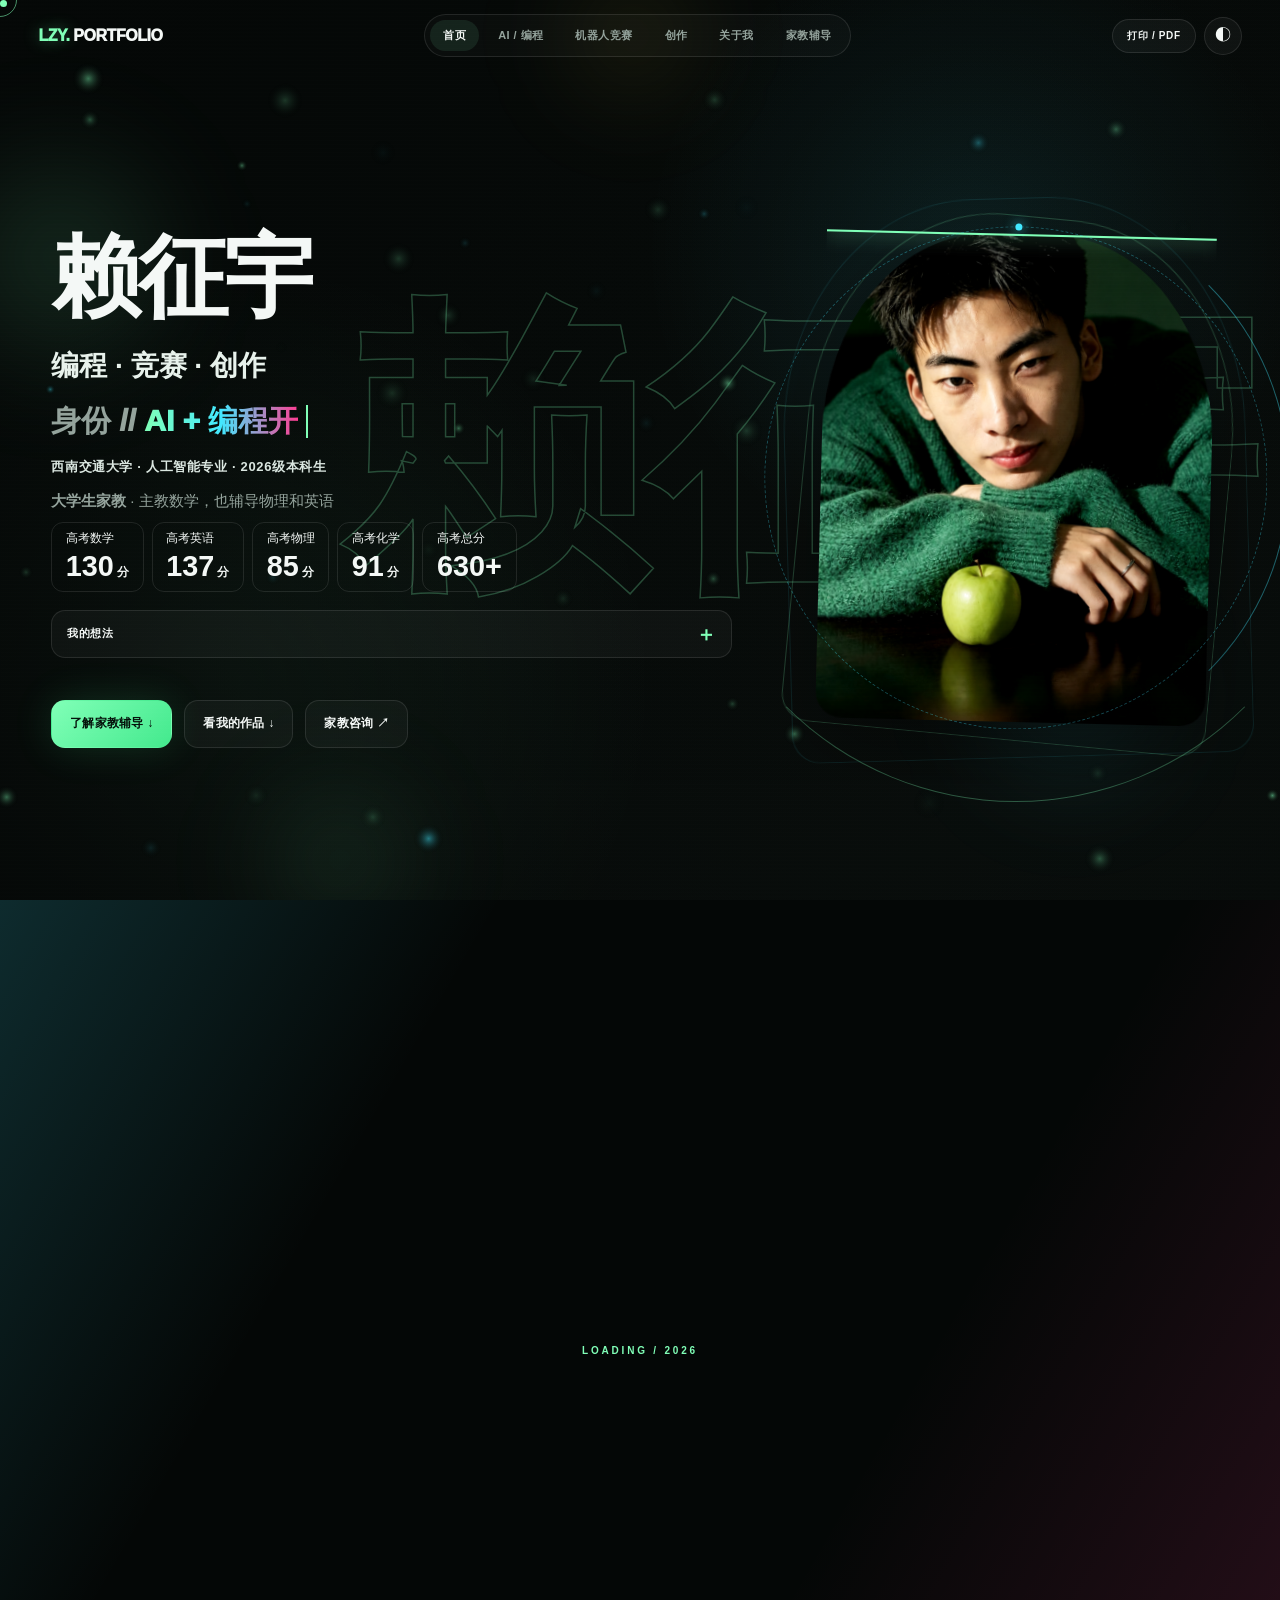
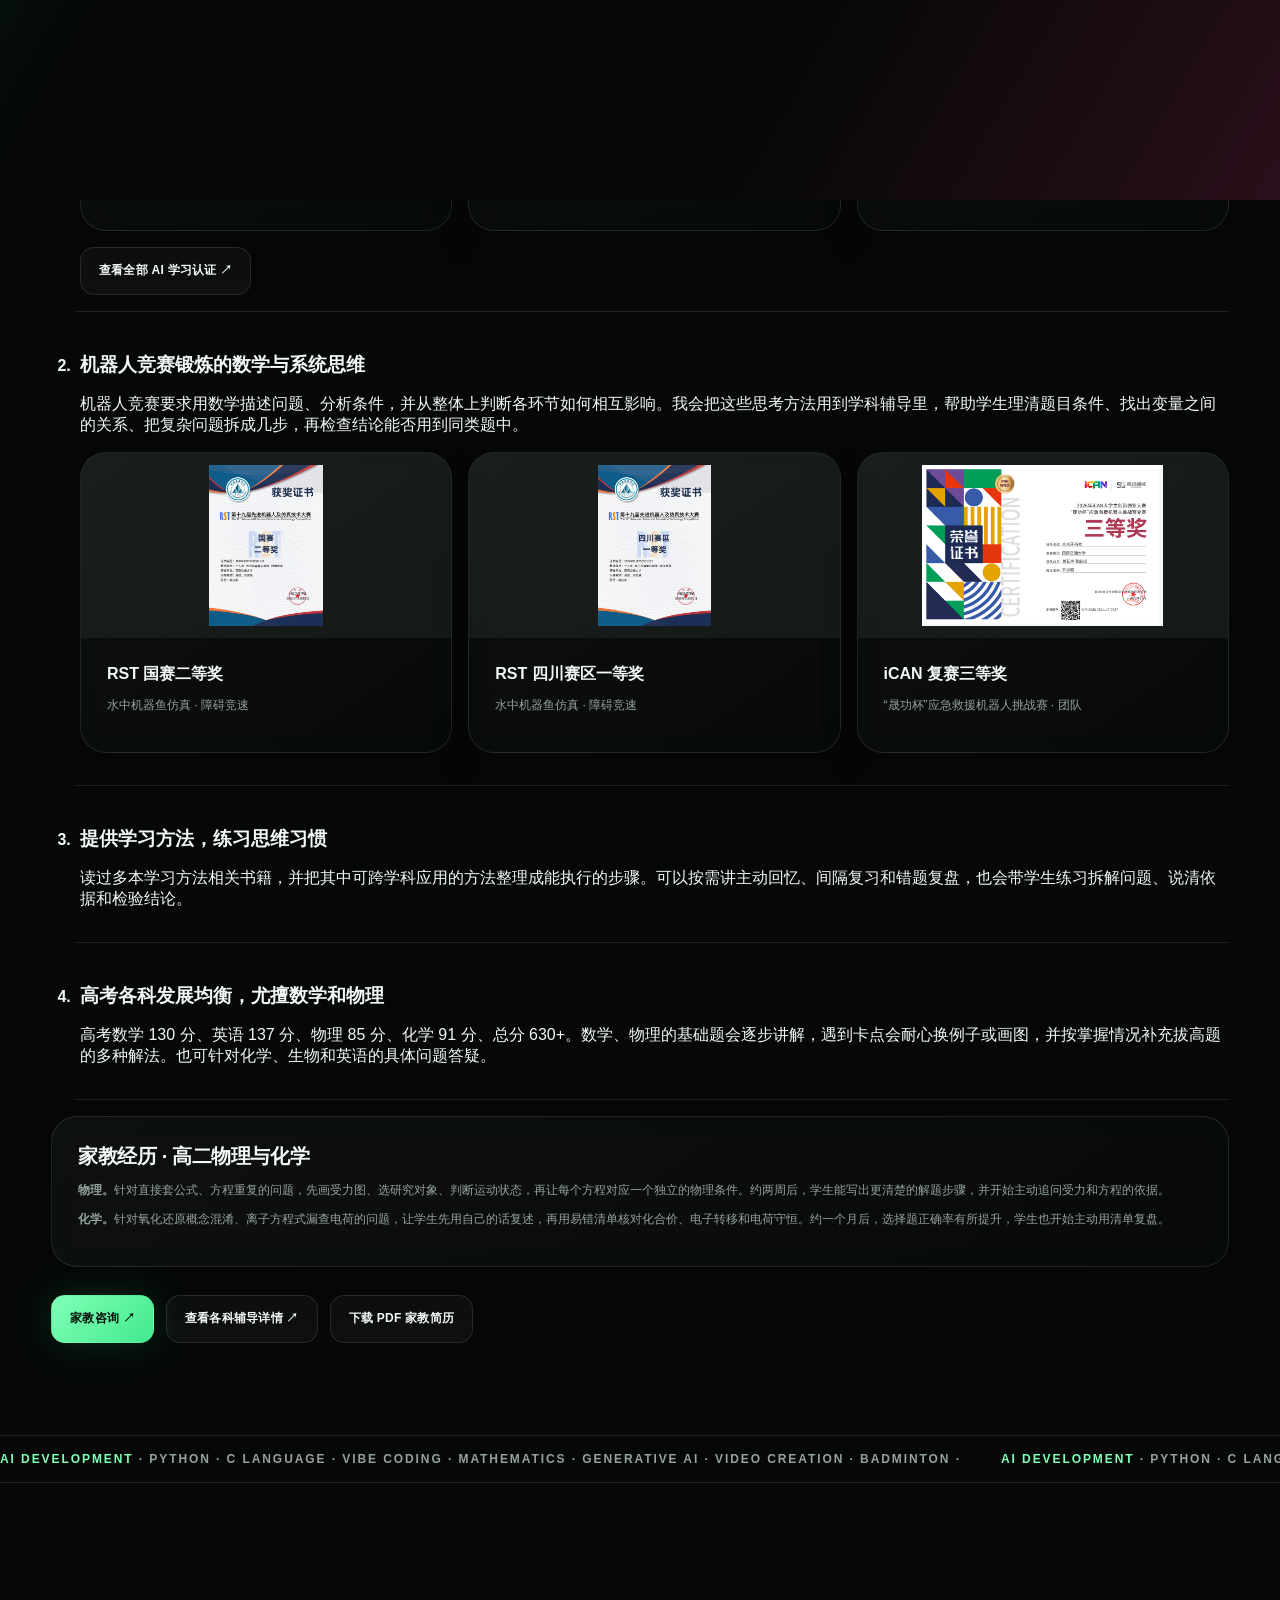
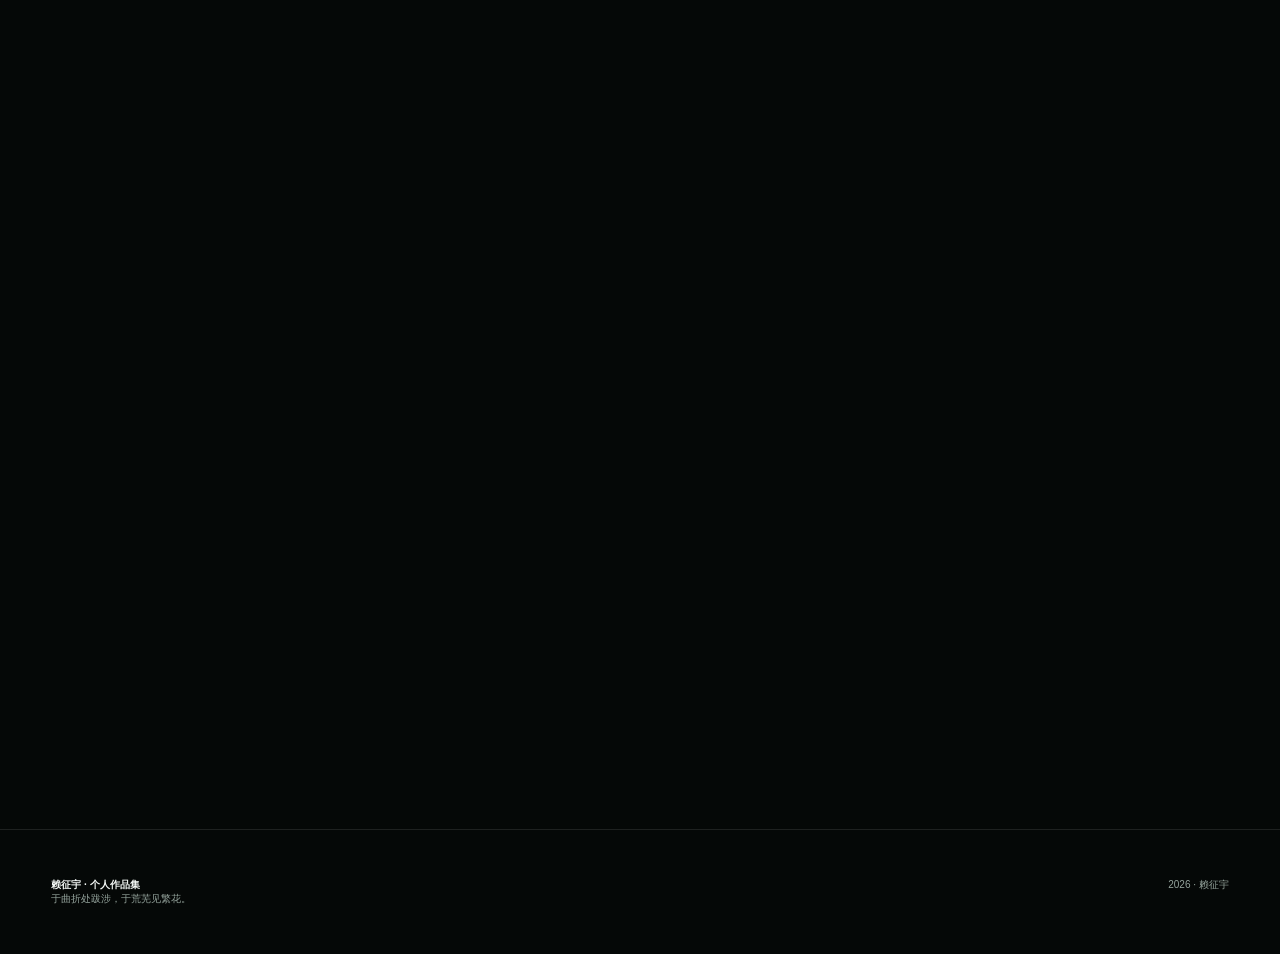
<file: index.html>
<!DOCTYPE html>
<html lang="zh-CN" data-theme="dark"><head>
<meta charset="UTF-8">
<meta name="viewport" content="width=device-width,initial-scale=1,viewport-fit=cover">
<meta name="theme-color" content="#050807">
<meta name="description" content="赖征宇｜人工智能专业学生｜数学家教、AI学习认证、机器人竞赛与个人作品集">
<title>赖征宇｜AI Portfolio</title>
<link rel="stylesheet" href="style.css?v=20261125e">
</head>
<body>
<div class="page-transition"></div><div class="cursor-dot"></div><div class="cursor-ring"></div>
<nav class="nav"><div class="nav-inner">
  <a class="brand" href="index.html" data-transition=""><span class="mark">LZY.</span> PORTFOLIO</a>
  <div class="nav-links"><a class="active" href="index.html" data-transition="">首页</a><a href="ai.html" data-transition="">AI / 编程</a><a href="ai.html#robotics-awards" data-transition="">机器人竞赛</a><a href="creation.html" data-transition="">创作</a><a href="about.html" data-transition="">关于我</a><a href="#home-tutoring">家教辅导</a></div>
  <div class="nav-actions"><button class="icon-btn" id="themeBtn" aria-label="切换主题">◐</button><button class="icon-btn menu-btn" aria-label="菜单">☰</button></div>
</div></nav>

<main>
<section class="hero photo-hero">
  <canvas class="matrix-canvas" id="matrix"></canvas><div class="hero-vignette"></div>
  <div class="giant-ghost" aria-hidden="true"><span style="--i:0">赖</span><span style="--i:1">征</span><span style="--i:2">宇</span></div>
  <i class="bokeh b1" aria-hidden="true"></i><i class="bokeh b2" aria-hidden="true"></i><i class="bokeh b3" aria-hidden="true"></i><i class="bokeh b4" aria-hidden="true"></i>
  <div class="container hero-grid">
    <div>
      
      <h1 class="hero-title home-name">赖征宇</h1>
      <div class="hero-name">编程 · 竞赛 · 创作</div>
      <div class="type-line"><span class="prefix">身份 //</span><span id="typed"></span><span class="caret"></span></div>
      
      <p class="hero-lead">西南交通大学 · 人工智能专业 · 2026级本科生</p>
      <p class="hero-copy home-tutoring-lead"><strong>大学生家教</strong> · 主教数学，也辅导物理和英语</p>
      <dl class="home-tutoring-scores" aria-label="高考成绩">
        <div><dt>高考数学</dt><dd>130<small> 分</small></dd></div>
        <div><dt>高考英语</dt><dd>137<small> 分</small></dd></div>
        <div><dt>高考物理</dt><dd>85<small> 分</small></dd></div>
        <div><dt>高考化学</dt><dd>91<small> 分</small></dd></div>
        <div><dt>高考总分</dt><dd>630+</dd></div>
      </dl>
      <div class="info-reveal compact">
        <button class="reveal-toggle" type="button" aria-expanded="false">我的想法 <span>＋</span></button>
        <div class="reveal-panel"><p class="hero-copy">西南交通大学人工智能专业学生。这里记录我的项目、创作和学习经历。</p></div>
      </div>
      <div class="hero-actions"><a class="btn primary" href="#home-tutoring">了解家教辅导 ↓</a><a class="btn" href="#works">看我的作品 ↓</a><a class="btn" href="tutor.html#contact" data-transition="">家教咨询 ↗</a></div>
    </div>
    <div class="hero-visual">
      <div class="ring-halo" aria-hidden="true"><i></i><i></i><i></i></div>
      <div class="orbit-ring" aria-hidden="true"></div>
      <div class="portrait-shell tilt"><img src="assets/portrait-clean.png" alt="赖征宇头像"><div class="scan"></div></div>
      
      
    </div>
  </div>
</section><section class="section home-tutoring" id="home-tutoring" aria-labelledby="home-tutoring-title">
  <div class="container">
    <div class="section-head"><div><h2 id="home-tutoring-title">家教 · 个人特色</h2></div></div>
    <ol class="home-tutoring-features">
      <li>
        <h3>AI 技能扎实，可按需讲解</h3>
        <p>掌握提示词设计、智能体搭建和大模型应用，做过 AI 快讯智能体等项目。有兴趣的学生可以单独学习 AI 知识框架，并用大模型练手。</p>
        <p>以下六项认证涵盖提示词设计、智能体搭建、检索增强生成（RAG）、模型微调和人工智能训练。</p>
        <div class="home-tutoring-grid home-ai-certificates">
          <a class="card home-credential" href="cert-iflytek-academy.png">
            <img src="cert-iflytek-academy.png" alt="查看科大讯飞 AI 大学堂提示词工程师认证大图" loading="lazy">
            <div class="card-pad"><b>科大讯飞 AI 大学堂</b><p>提示词工程师认证</p></div>
          </a>
          <a class="card home-credential" href="cert-alicloud-agent.jpeg">
            <img src="cert-alicloud-agent.jpeg" alt="查看阿里云 Apsara Clouder 智能体应用学习认证大图" loading="lazy">
            <div class="card-pad"><b>阿里云 Apsara Clouder</b><p>基于百炼平台构建智能体应用</p></div>
          </a>
          <a class="card home-credential" href="cert-iflytek-agent.png">
            <img src="cert-iflytek-agent.png" alt="查看科大讯飞 AI 大学堂智能体工程师认证大图" loading="lazy">
            <div class="card-pad"><b>科大讯飞 AI 大学堂</b><p>智能体工程师认证</p></div>
          </a>
          <a class="card home-credential" href="cert-alicloud-rag.png">
            <img src="cert-alicloud-rag.png" alt="查看阿里云 Apsara Clouder大模型 RAG 应用构建及优化大图" loading="lazy">
            <div class="card-pad"><b>阿里云 Apsara Clouder</b><p>大模型 RAG 应用构建及优化</p></div>
          </a>
          <a class="card home-credential" href="cert-iflytek-finetune.png">
            <img src="cert-iflytek-finetune.png" alt="查看科大讯飞 AI 大学堂微调工程师认证大图" loading="lazy">
            <div class="card-pad"><b>科大讯飞 AI 大学堂</b><p>微调工程师认证</p></div>
          </a>
          <a class="card home-credential" href="cert-ai-trainer-advanced.jpg">
            <img src="cert-ai-trainer-advanced.jpg" alt="查看人工智能训练师高级培训课程认证大图" loading="lazy">
            <div class="card-pad"><b>人工智能训练师</b><p>高级培训课程认证</p></div>
          </a>
        </div>
        <a class="btn" href="ai.html#certificates" data-transition="">查看全部 AI 学习认证 ↗</a>
      </li>
      <li>
        <h3>机器人竞赛锻炼的数学与系统思维</h3>
        <p>机器人竞赛要求用数学描述问题、分析条件，并从整体上判断各环节如何相互影响。我会把这些思考方法用到学科辅导里，帮助学生理清题目条件、找出变量之间的关系、把复杂问题拆成几步，再检查结论能否用到同类题中。</p>
        <div class="home-tutoring-grid">
          <a class="card home-credential" href="assets/robotics-awards/rst-national.jpg">
            <img src="assets/robotics-awards/rst-national.jpg" alt="查看 RST 国赛二等奖证书大图" loading="lazy">
            <div class="card-pad"><b>RST 国赛二等奖</b><p>水中机器鱼仿真 · 障碍竞速</p></div>
          </a>
          <a class="card home-credential" href="assets/robotics-awards/rst-sichuan.jpg">
            <img src="assets/robotics-awards/rst-sichuan.jpg" alt="查看 RST 四川赛区一等奖证书大图" loading="lazy">
            <div class="card-pad"><b>RST 四川赛区一等奖</b><p>水中机器鱼仿真 · 障碍竞速</p></div>
          </a>
          <a class="card home-credential" href="assets/robotics-awards/ican-rescue.png">
            <img src="assets/robotics-awards/ican-rescue.png" alt="查看 iCAN 应急救援机器人挑战赛复赛三等奖证书大图" loading="lazy">
            <div class="card-pad"><b>iCAN 复赛三等奖</b><p>“晟功杯”应急救援机器人挑战赛 · 团队</p></div>
          </a>
        </div>
      </li>
      <li>
        <h3>提供学习方法，练习思维习惯</h3>
        <p>读过多本学习方法相关书籍，并把其中可跨学科应用的方法整理成能执行的步骤。可以按需讲主动回忆、间隔复习和错题复盘，也会带学生练习拆解问题、说清依据和检验结论。</p>
      </li>
      <li>
        <h3>高考各科发展均衡，尤擅数学和物理</h3>
        <p>高考数学 130 分、英语 137 分、物理 85 分、化学 91 分、总分 630+。数学、物理的基础题会逐步讲解，遇到卡点会耐心换例子或画图，并按掌握情况补充拔高题的多种解法。也可针对化学、生物和英语的具体问题答疑。</p>
      </li>
    </ol>
    <article class="card card-pad" aria-labelledby="home-teaching-case">
      <h3 id="home-teaching-case">家教经历 · 高二物理与化学</h3>
      <p><strong>物理。</strong>针对直接套公式、方程重复的问题，先画受力图、选研究对象、判断运动状态，再让每个方程对应一个独立的物理条件。约两周后，学生能写出更清楚的解题步骤，并开始主动追问受力和方程的依据。</p>
      <p><strong>化学。</strong>针对氧化还原概念混淆、离子方程式漏查电荷的问题，让学生先用自己的话复述，再用易错清单核对化合价、电子转移和电荷守恒。约一个月后，选择题正确率有所提升，学生也开始主动用清单复盘。</p>
    </article>
    <div class="hero-actions">
      <a class="btn primary" href="tutor.html#contact" data-transition="">家教咨询 ↗</a>
      <a class="btn" href="tutor.html" data-transition="">查看各科辅导详情 ↗</a>
      <a class="btn" href="tutoring-resume.pdf" download="赖征宇-大学生家教简历.pdf">下载 PDF 家教简历</a>
    </div>
  </div>
</section>
<div class="marquee"><div class="marquee-track"><span><b>AI DEVELOPMENT</b> · PYTHON · C LANGUAGE · VIBE CODING · MATHEMATICS · GENERATIVE AI · VIDEO CREATION · BADMINTON · </span><span><b>AI DEVELOPMENT</b> · PYTHON · C LANGUAGE · VIBE CODING · MATHEMATICS · GENERATIVE AI · VIDEO CREATION · BADMINTON · </span></div></div>

<section class="section" id="works"><div class="container">
  <div class="section-head reveal"><div><h2>我的作品与生活。</h2></div></div>
  <div class="identity-grid">
    <a class="card identity ai tilt reveal" href="ai.html" data-transition=""><span class="big-mark">01</span><div></div><div><h3>AI + 编程开发者</h3><p>机器鱼竞赛、小游戏、快讯智能体与人工智能学习认证。</p></div><div class="go"><span>→</span></div></a>
    <a class="card identity media tilt reveal" href="creation.html" data-transition=""><span class="big-mark">02</span><div></div><div><h3>自媒体创作者</h3><p>AI 音乐、视频表达、互联网内容实践，以及不断被重新组织的创作兴趣。</p></div><div class="go"><span>→</span></div></a>
    <a class="card identity about tilt reveal" href="about.html" data-transition=""><span class="big-mark">03</span><div></div><div><h3>学习者与行动者</h3><p>教育、英语、体育与长期主义；把好奇心变成持续行动。</p></div><div class="go"><span>→</span></div></a>
  </div>
</div></section>



<section class="section"><div class="container">
  <div class="stats reveal"><div class="stat"><b>14.63 s</b><span>机器鱼仿真测试记录</span></div><div class="stat"><b>2</b><span>可试玩小游戏</span></div><div class="stat"><b>3</b><span>音乐相关视频作品</span></div><div class="stat"><b>13</b><span>学习认证证书</span></div></div>
</div></section>
</main>

<footer class="footer"><div class="container footer-inner"><div><b>赖征宇 · 个人作品集</b><br><span class="motto">于曲折处跋涉，于荒芜见繁花。</span></div><div>2026 · 赖征宇</div></div></footer>
<script src="app.js?v=20261008d"></script>

</body></html>
</file>
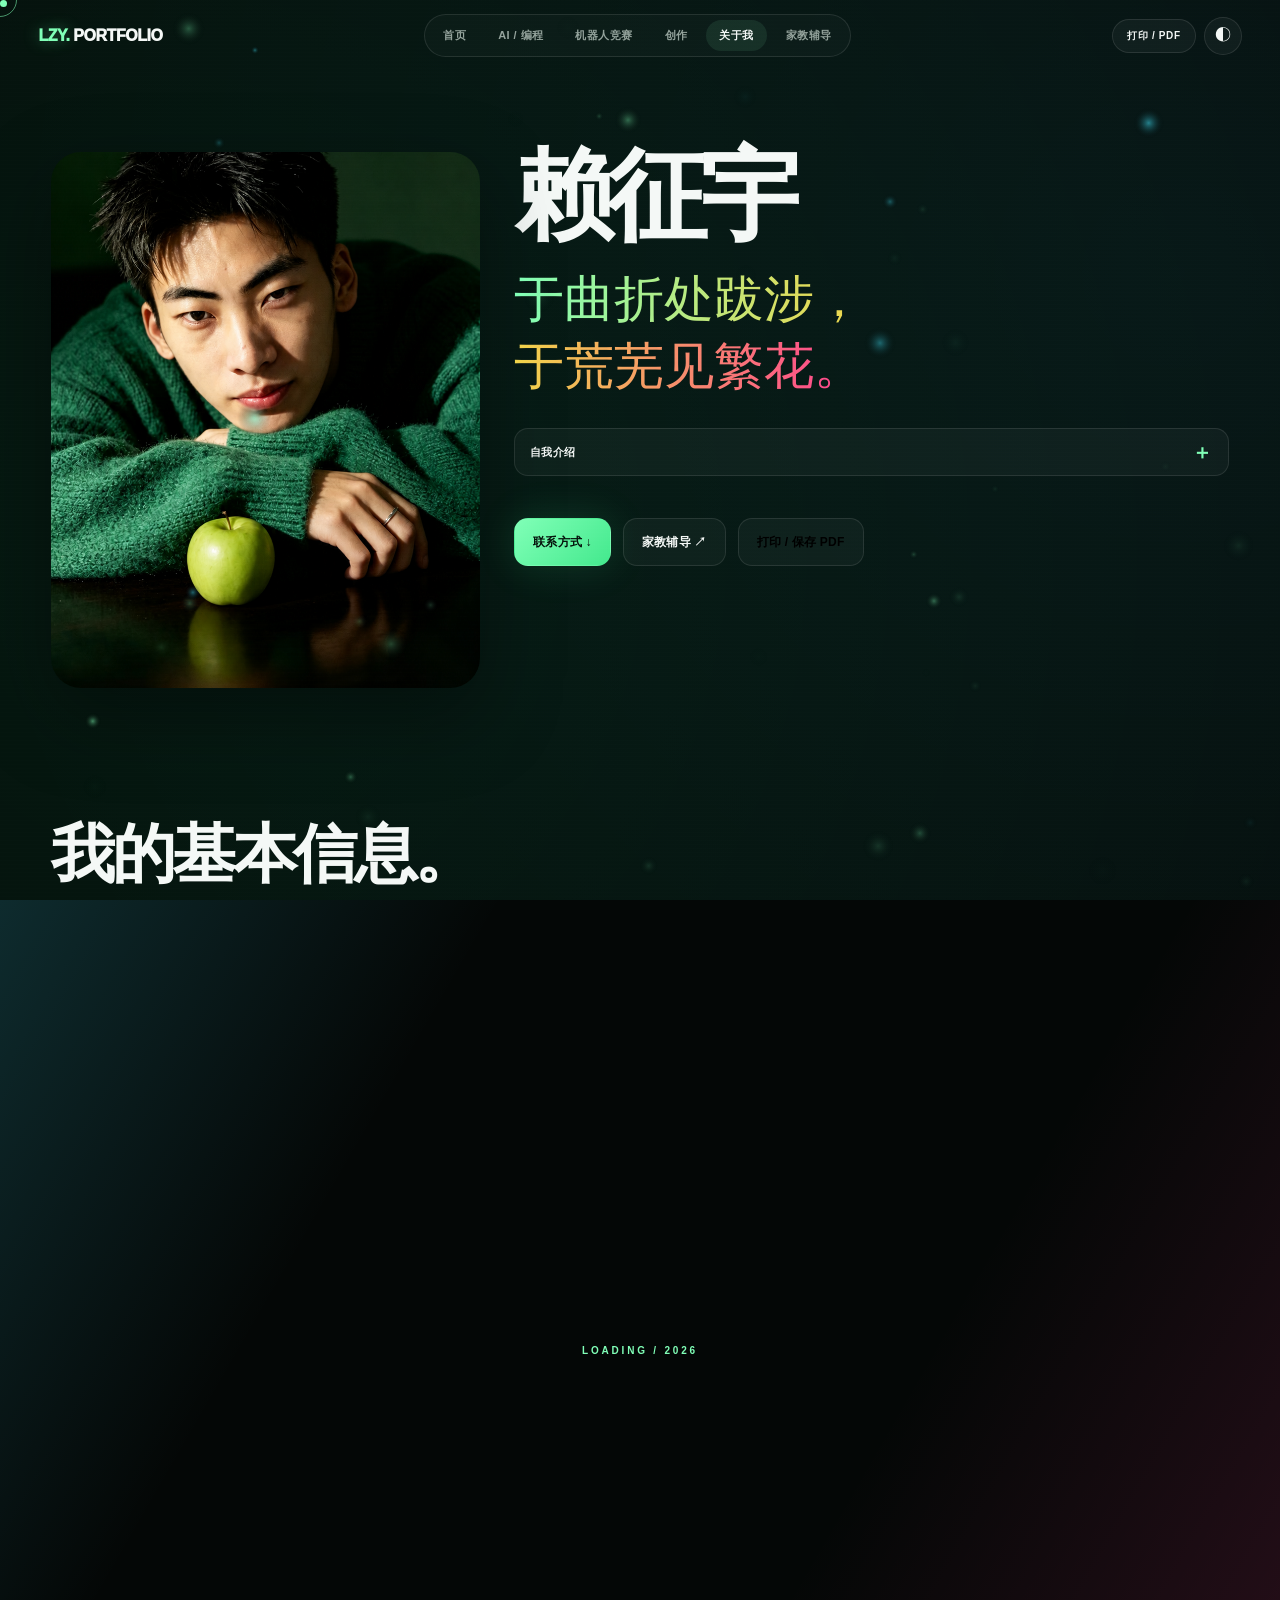
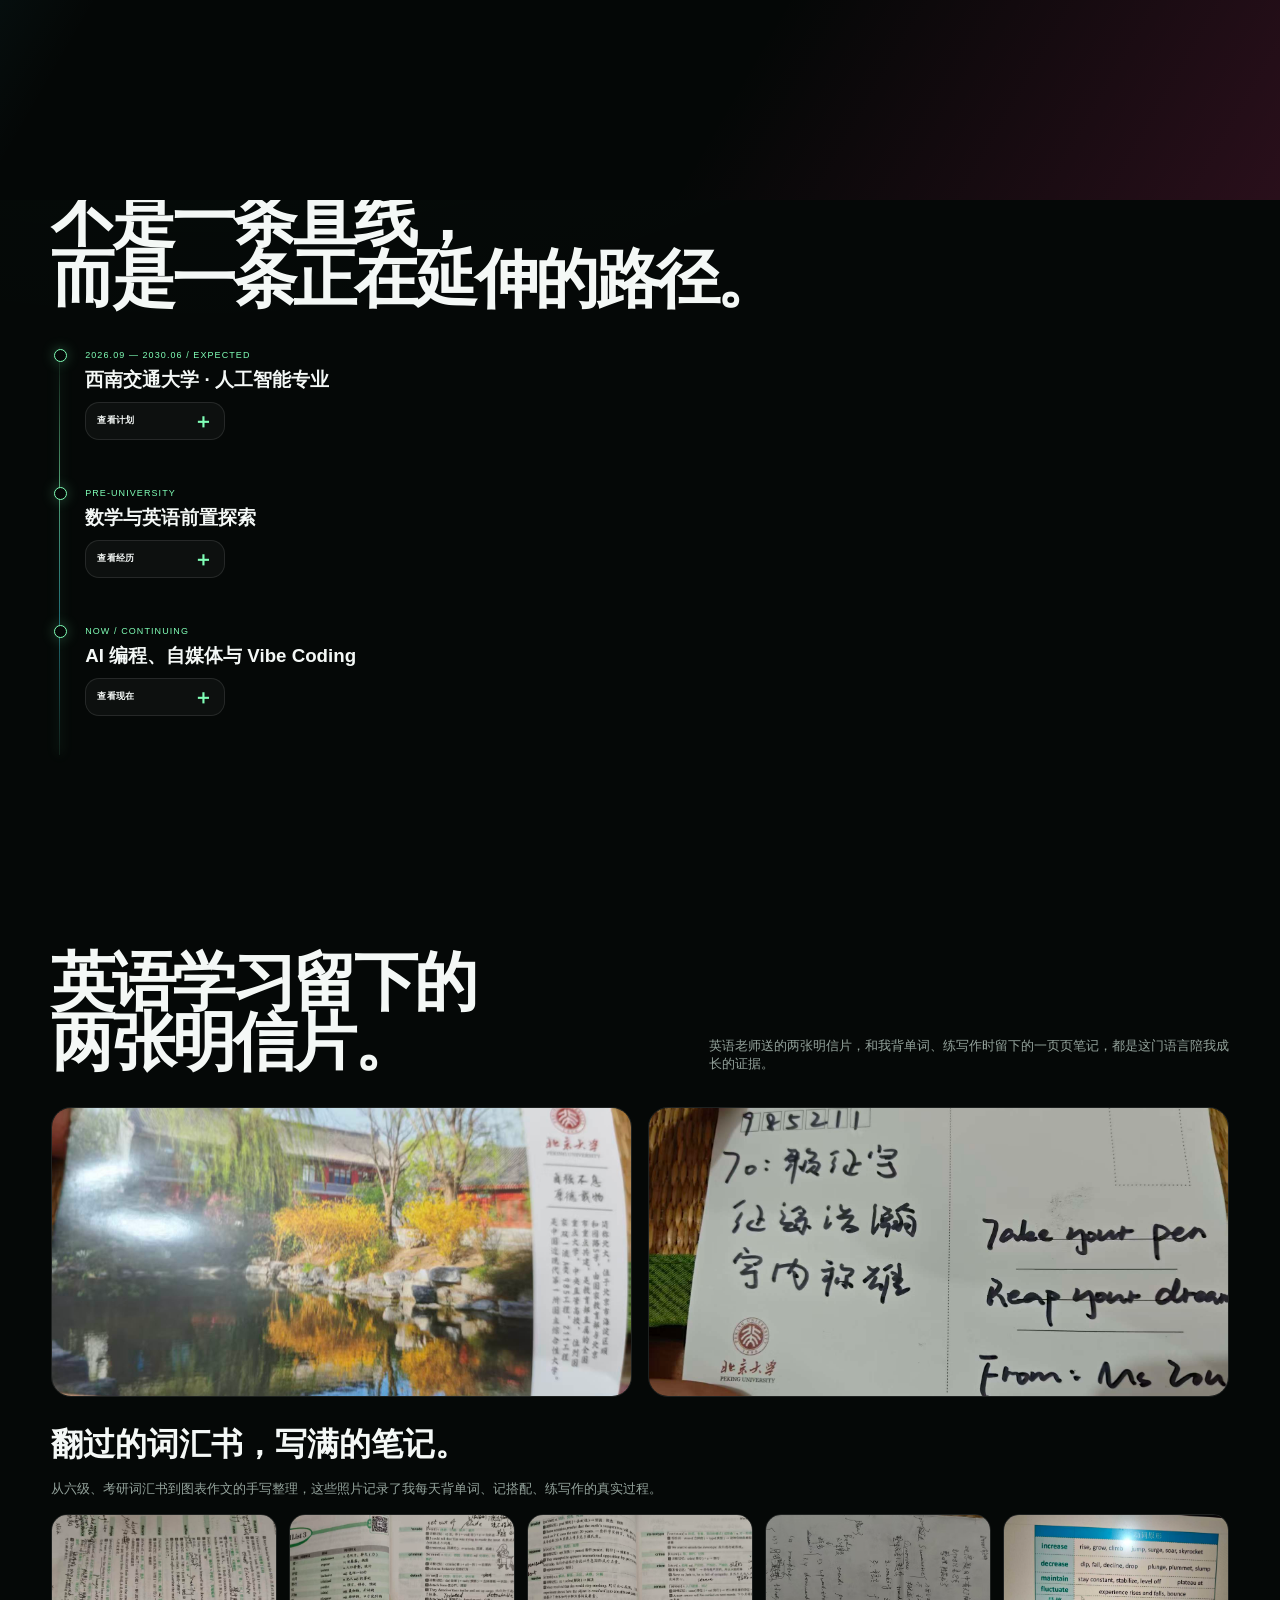
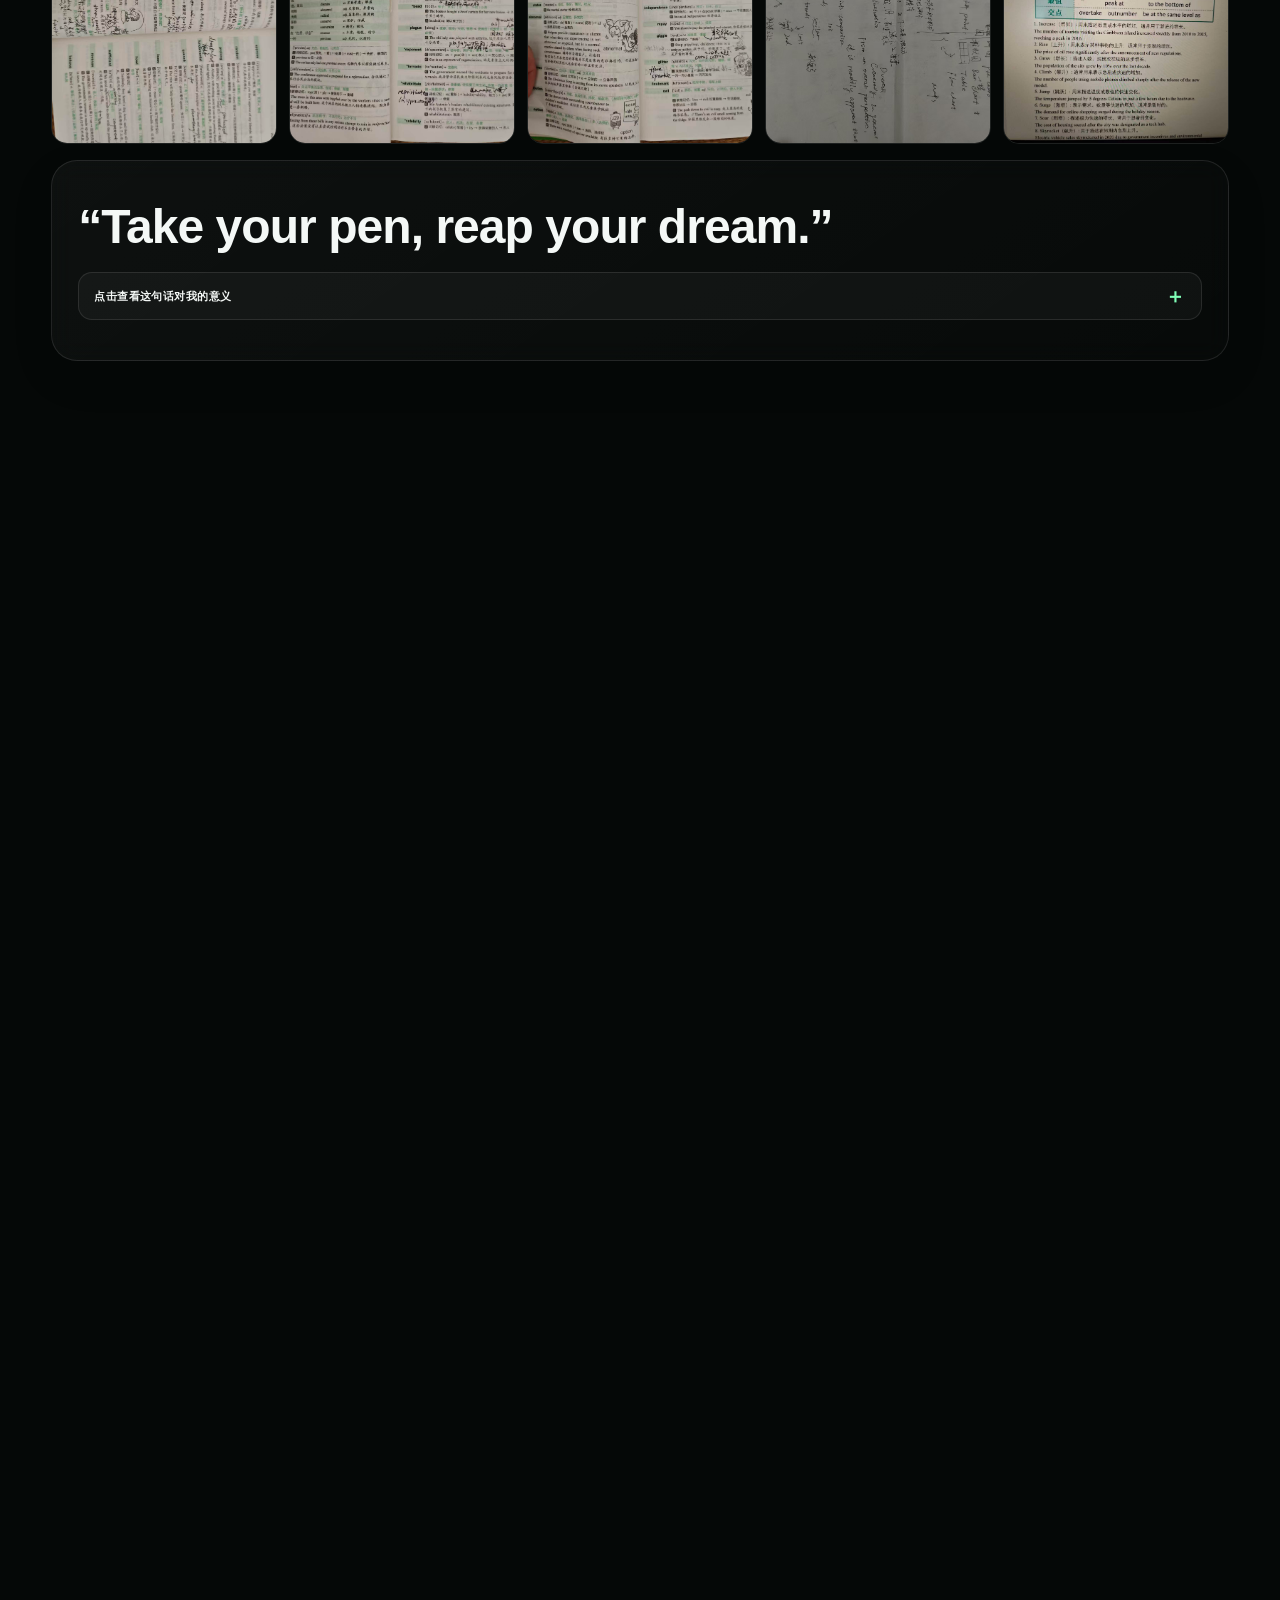
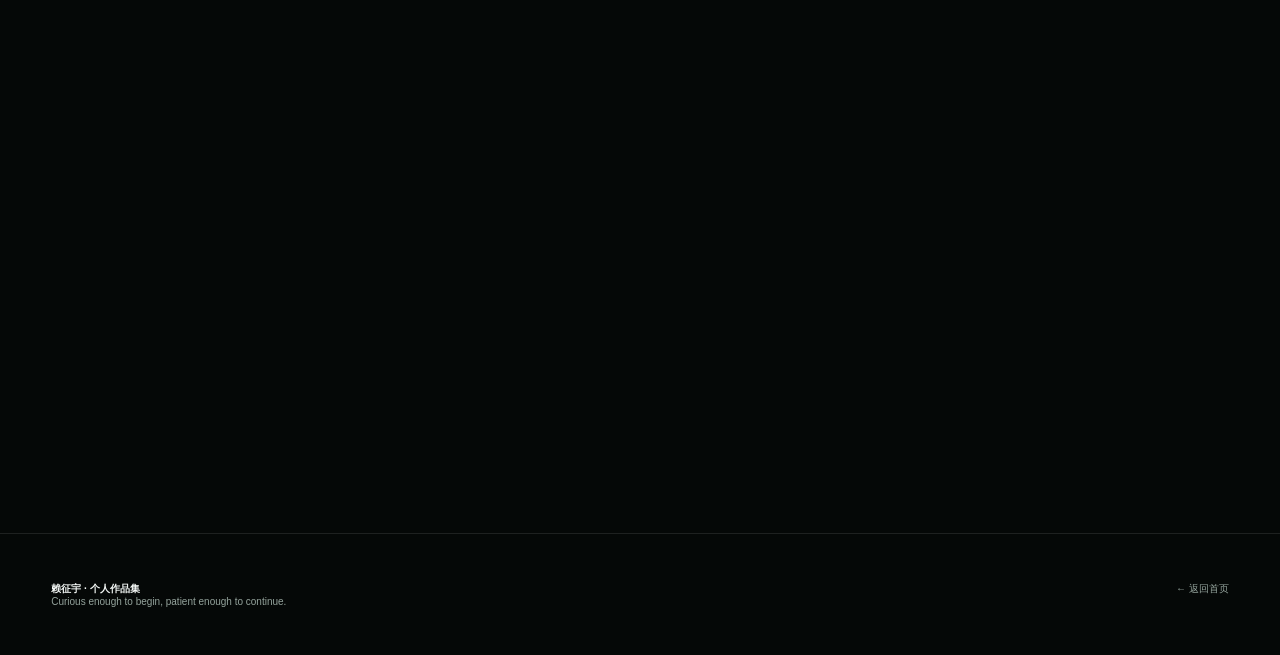
<file: about.html>
<!DOCTYPE html>
<html lang="zh-CN" data-theme="dark"><head><meta charset="UTF-8"><meta name="viewport" content="width=device-width,initial-scale=1,viewport-fit=cover"><meta name="theme-color" content="#050807"><title>关于我｜赖征宇</title><link rel="stylesheet" href="style.css?v=20261008d"></head>
<body><div class="page-transition"></div><div class="cursor-dot"></div><div class="cursor-ring"></div><div class="site-toast" id="siteToast" role="status" aria-live="polite"></div>
<nav class="nav"><div class="nav-inner"><a class="brand" href="index.html" data-transition=""><span class="mark">LZY.</span> PORTFOLIO</a><div class="nav-links"><a href="index.html" data-transition="">首页</a><a href="ai.html" data-transition="">AI / 编程</a><a href="ai.html#robotics-awards" data-transition="">机器人竞赛</a><a href="creation.html" data-transition="">创作</a><a class="active" href="about.html" data-transition="">关于我</a><a href="tutor.html" data-transition="">家教辅导</a></div><div class="nav-actions"><button class="icon-btn" id="themeBtn">◐</button><button class="icon-btn menu-btn">☰</button></div></div></nav>
<main>
<section class="section about-hero"><div class="container about-grid"><div class="about-photo reveal-left"><img src="assets/portrait-clean.png" alt="赖征宇头像"></div><div class="reveal-right"><h1 class="about-name">赖征宇</h1><div class="about-quote motto">于曲折处跋涉，<br>于荒芜见繁花。</div><div class="info-reveal"><button class="reveal-toggle" type="button" aria-expanded="false">自我介绍 <span>＋</span></button><div class="reveal-panel"><p class="hero-copy">西南交通大学人工智能专业 2026 级本科生。对新事物保持好奇与接纳，喜欢在已有框架之下探索新的可能性，也愿意主动寻找更高效率的工具完成创造性任务。我希望未来能够长期把热爱与汗水投入人工智能领域，把数学、代码、工程能力、AI 工具与创造力真正连接起来。</p></div></div><div class="hero-actions"><a class="btn primary" href="#contact">联系方式 ↓</a><a class="btn" href="tutor.html" data-transition="">家教辅导 ↗</a><button class="btn" id="printBtn">打印 / 保存 PDF</button></div></div></div></section>

<section class="section profile-snapshot"><div class="container"><div class="section-head reveal"><div><h2>我的基本信息。</h2></div></div><div class="profile-facts reveal"><div class="profile-fact"><small>教育</small><b>西南交通大学 · 人工智能 · 2026级</b></div><div class="profile-fact"><small>编程</small><b>Python · C语言 · Web · Vibe Coding</b></div><div class="profile-fact"><small>数学</small><b>微积分 · 线性代数前置探索</b></div><div class="profile-fact"><small>英语</small><b>词汇向六级扩展 · 学习过雅思课程</b></div><div class="profile-fact"><small>创作</small><b>视频创作 · AI辅助表达 · 互联网资源探索</b></div><div class="profile-fact"><small>运动</small><b>长跑 · 羽毛球</b></div></div></div></section><section class="section"><div class="container"><div class="section-head reveal"><div><h2>项目里的我。</h2></div></div><div class="experience-grid">
  <article class="card card-pad reveal"><h3>面对陌生问题，主动学习</h3><p>首次参加机器鱼仿真竞赛，查阅路径规划资料、研究鳍角与推力，再尝试用代码实现。</p></article>
  <article class="card card-pad reveal"><h3>用测试帮助判断</h3><p>记录多轮仿真用时，同时关注速度和稳定性，比较调整前后的表现。</p></article>
  <article class="card card-pad reveal"><h3>把项目持续做下去</h3><p>从资料研究到千行代码，记录了 14.63 秒的仿真测试成绩，并获该赛项国赛二等奖、四川赛区一等奖。</p></article></div><a class="btn" href="ai.html#rst" data-transition="" style="margin-top:20px">查看这次参赛记录 →</a></div></section>

<section class="section"><div class="container"><div class="section-head reveal"><div><h2>不是一条直线，<br>而是一条正在延伸的路径。</h2></div></div><div class="timeline reveal">
<div class="time-item"><small>2026.09 — 2030.06 / EXPECTED</small><h3>西南交通大学 · 人工智能专业</h3><div class="info-reveal timeline-reveal"><button class="reveal-toggle" type="button" aria-expanded="false">查看计划 <span>＋</span></button><div class="reveal-panel"><p>本科。计划系统学习高等数学、线性代数、概率统计、数据结构、机器学习、深度学习等课程，并通过项目建立工程能力。</p></div></div></div>
<div class="time-item"><small>PRE-UNIVERSITY</small><h3>数学与英语前置探索</h3><div class="info-reveal timeline-reveal"><button class="reveal-toggle" type="button" aria-expanded="false">查看经历 <span>＋</span></button><div class="reveal-panel"><p>高中阶段开始主动接触微积分、线性代数等内容；英语词汇量逐步向六级方向扩展，并学习过雅思课程。</p></div></div></div>
<div class="time-item"><small>NOW / CONTINUING</small><h3>AI 编程、自媒体与 Vibe Coding</h3><div class="info-reveal timeline-reveal"><button class="reveal-toggle" type="button" aria-expanded="false">查看现在 <span>＋</span></button><div class="reveal-panel"><p>学习 Python、C 语言、Web 前端；用 AI 进行代码生成、调试、创作与效率工具探索，偏爱 Vibe Coding 这类能提高创造效率的工作方式，同时保持视频与互联网内容创作实践。我的重点不是追逐工具本身，而是探索“框架之下还能发生什么”。</p></div></div></div>
</div></div></section>

<section class="section" id="learning"><div class="container"><div class="section-head reveal"><div><h2>英语学习留下的<br>两张明信片。</h2></div><p>英语老师送的两张明信片，和我背单词、练写作时留下的一页页笔记，都是这门语言陪我成长的证据。</p></div><div class="postcard-grid"><img class="reveal-left" src="明信片1.jpg" alt="英语老师赠送的明信片1"><img class="reveal-right" src="明信片2.jpg" alt="英语老师赠送的明信片2"></div><div class="english-note reveal" style="margin-top:26px"><h3>翻过的词汇书，写满的笔记。</h3><p>从六级、考研词汇书到图表作文的手写整理，这些照片记录了我每天背单词、记搭配、练写作的真实过程。</p></div><div class="english-grid"><img class="reveal" src="英语学习1.jpg" alt="写满批注的六级词汇书"><img class="reveal" src="英语学习2.jpg" alt="写满笔记的考研词汇书 Word List 3"><img class="reveal" src="英语学习3.jpg" alt="词汇书上的手写批注"><img class="reveal" src="英语学习4.jpg" alt="图表作文写作方法手写笔记"><img class="reveal" src="英语学习5.jpg" alt="图表作文趋势词汇整理表"></div><div class="card card-pad reveal" style="margin-top:16px"><h3 style="font-size:clamp(28px,4vw,48px);margin-top:12px">“Take your pen, reap your dream.”</h3><div class="info-reveal"><button class="reveal-toggle" type="button" aria-expanded="false">点击查看这句话对我的意义 <span>＋</span></button><div class="reveal-panel"><p>来自英语老师的期许。英语不仅是考试能力，也是一扇进入全球技术资料、论文、课程与创作者世界的窗口。</p></div></div></div></div></section><section class="section"><div class="container"><div class="section-head reveal"><div><h2>运动，训练另一种<br>“持续运行”。</h2></div></div><div class="sports-grid"><div class="card sport reveal-left open"><img src="体育1.jpg" alt="羽毛球"><span class="sport-note">略懂一点 · 持续练习</span><q>即使失败，也要以最漂亮的姿态挥出下一拍。</q></div><div class="card sport reveal-right open"><img src="体育2.jpg" alt="长跑"><span class="sport-note">略懂一点 · 继续跑下去</span><q>当身体撑不住时，意志会带你杀出重围。</q></div></div></div></section>

<section class="section"><div class="container"><div class="card quote-image reveal open"><img src="名言1.jpg" alt="名言背景图" onerror="this.style.display='none'"><blockquote>我将永远砥砺于粗粝的地表，面前是世界闻名的汪洋巨海，头顶的天空是一道磅礴的彩虹。</blockquote></div></div></section>

<section class="section" id="contact"><div class="container"><div class="section-head reveal"><div><h2>保持联系。</h2></div><p>微信点击复制，邮箱点击发邮件。</p></div>

<div class="contact-strip contact-four reveal"><button class="contact-cell" type="button" data-copy="laizhengyu081020"><small>WECHAT · 点击复制</small><b>laizhengyu081020</b></button><a class="contact-cell" href="mailto:338922331@qq.com"><small>QQ MAIL</small><b>338922331@qq.com</b></a><a class="contact-cell" href="mailto:lzy081020@gmail.com"><small>GOOGLE MAIL</small><b>lzy081020@gmail.com</b></a><a class="contact-cell" href="tel:19870414182"><small>PHONE</small><b>19870414182</b></a></div></div></section>
</main>
<footer class="footer"><div class="container footer-inner"><div><b>赖征宇 · 个人作品集</b><br>Curious enough to begin, patient enough to continue.</div><a href="index.html" data-transition="">← 返回首页</a></div></footer><script src="app.js?v=20261008d"></script>
</body></html>
</file>
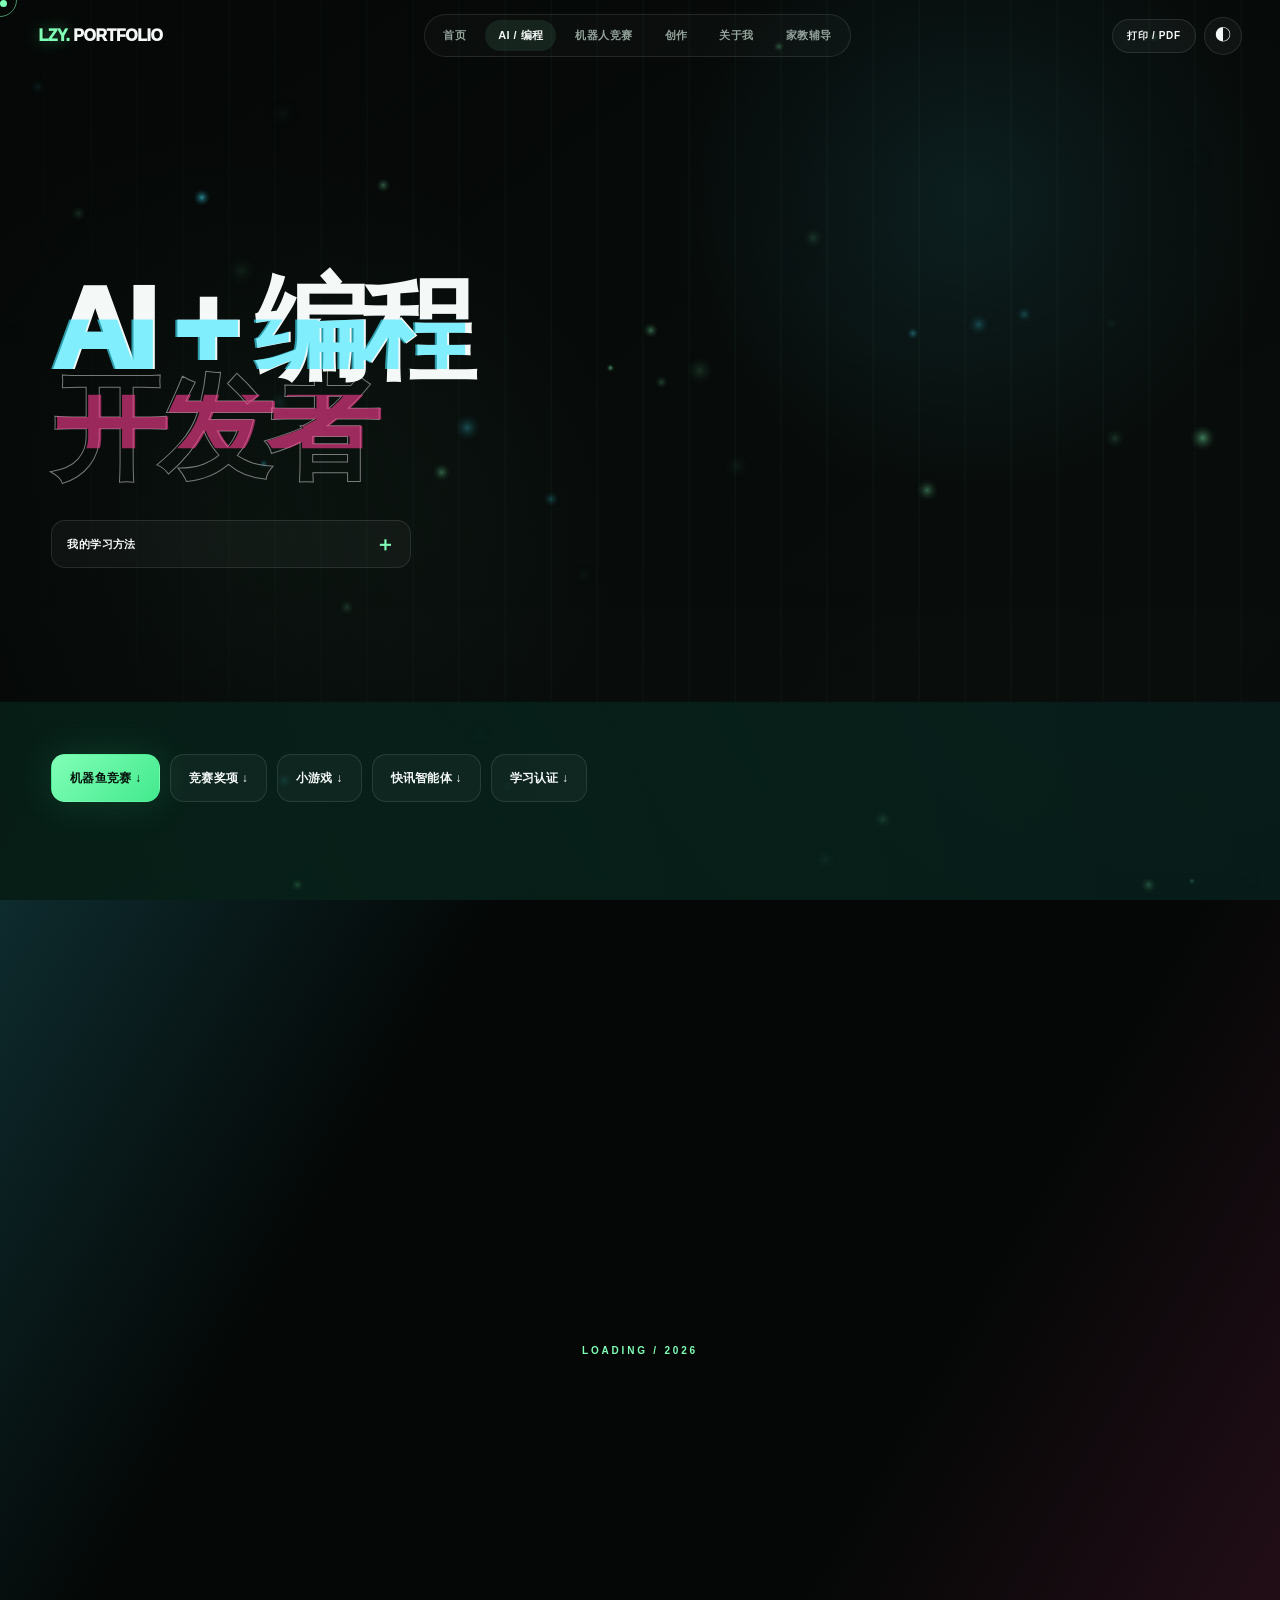
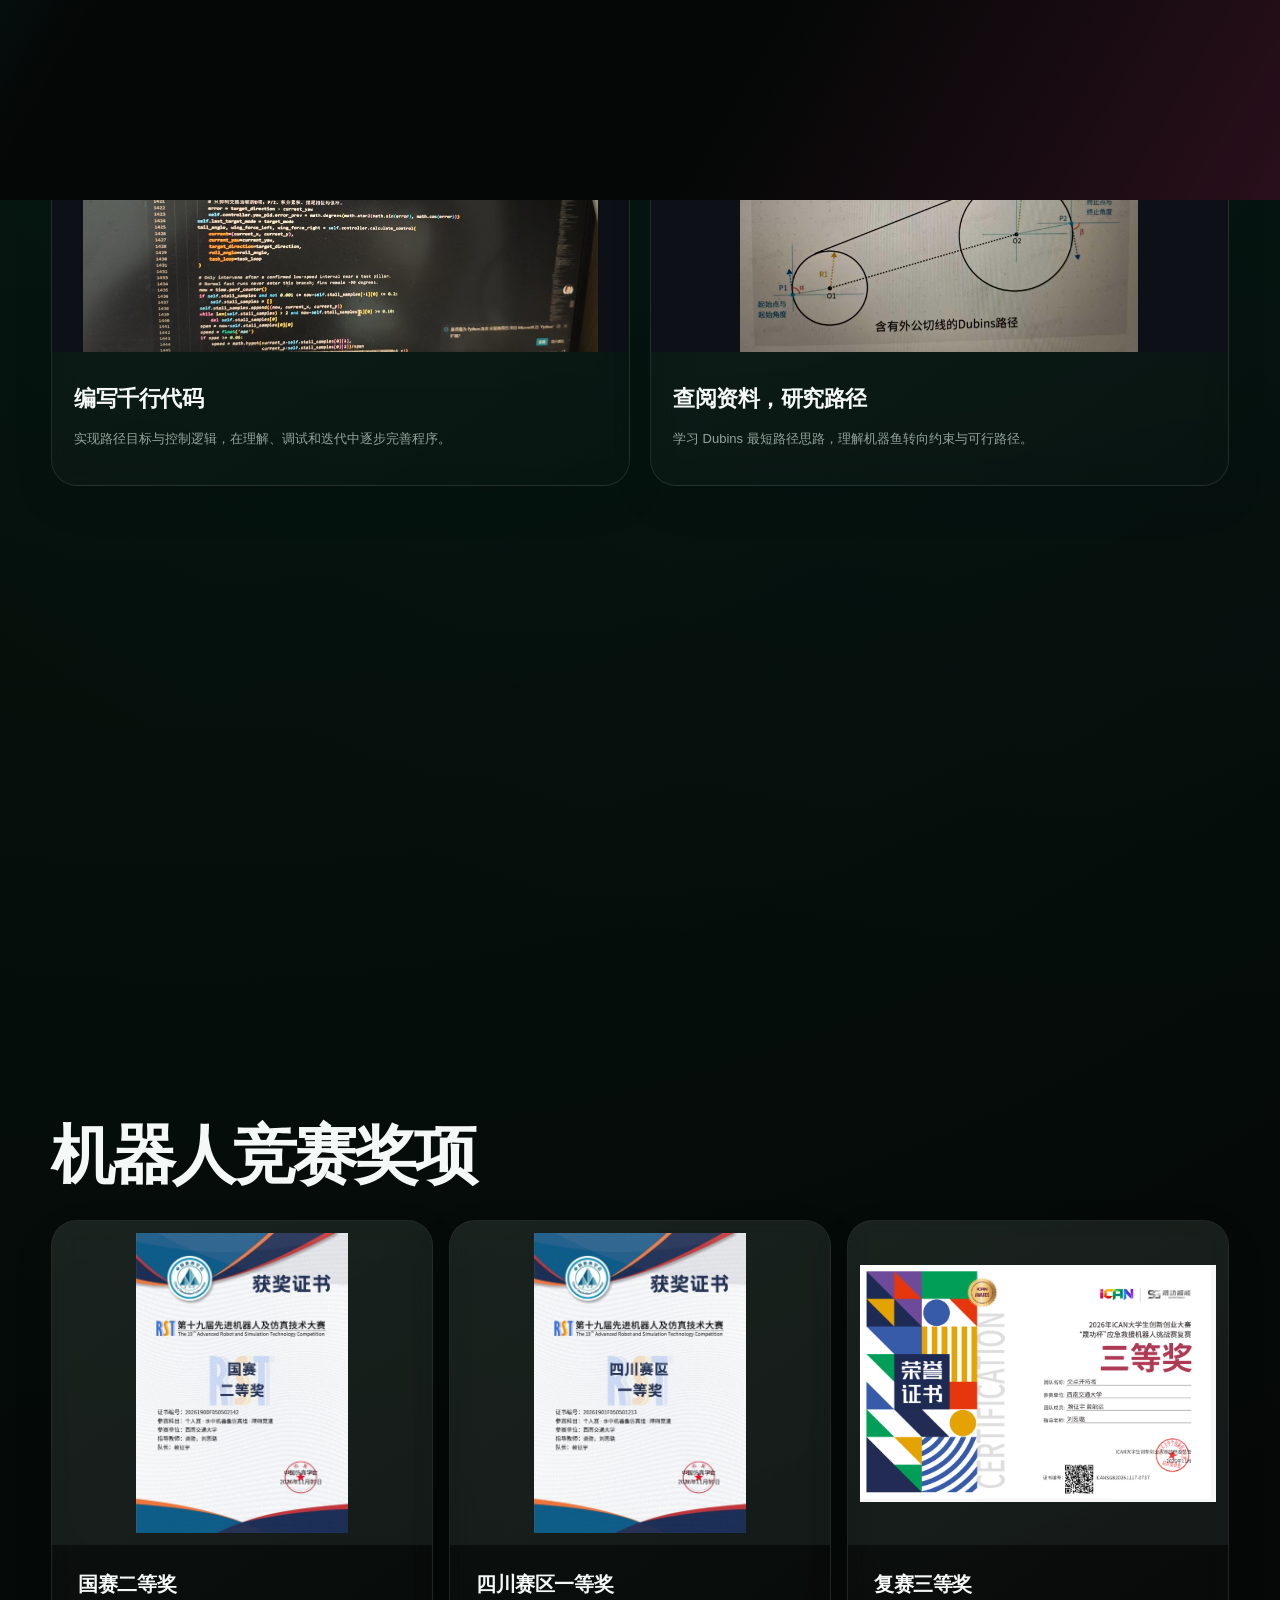
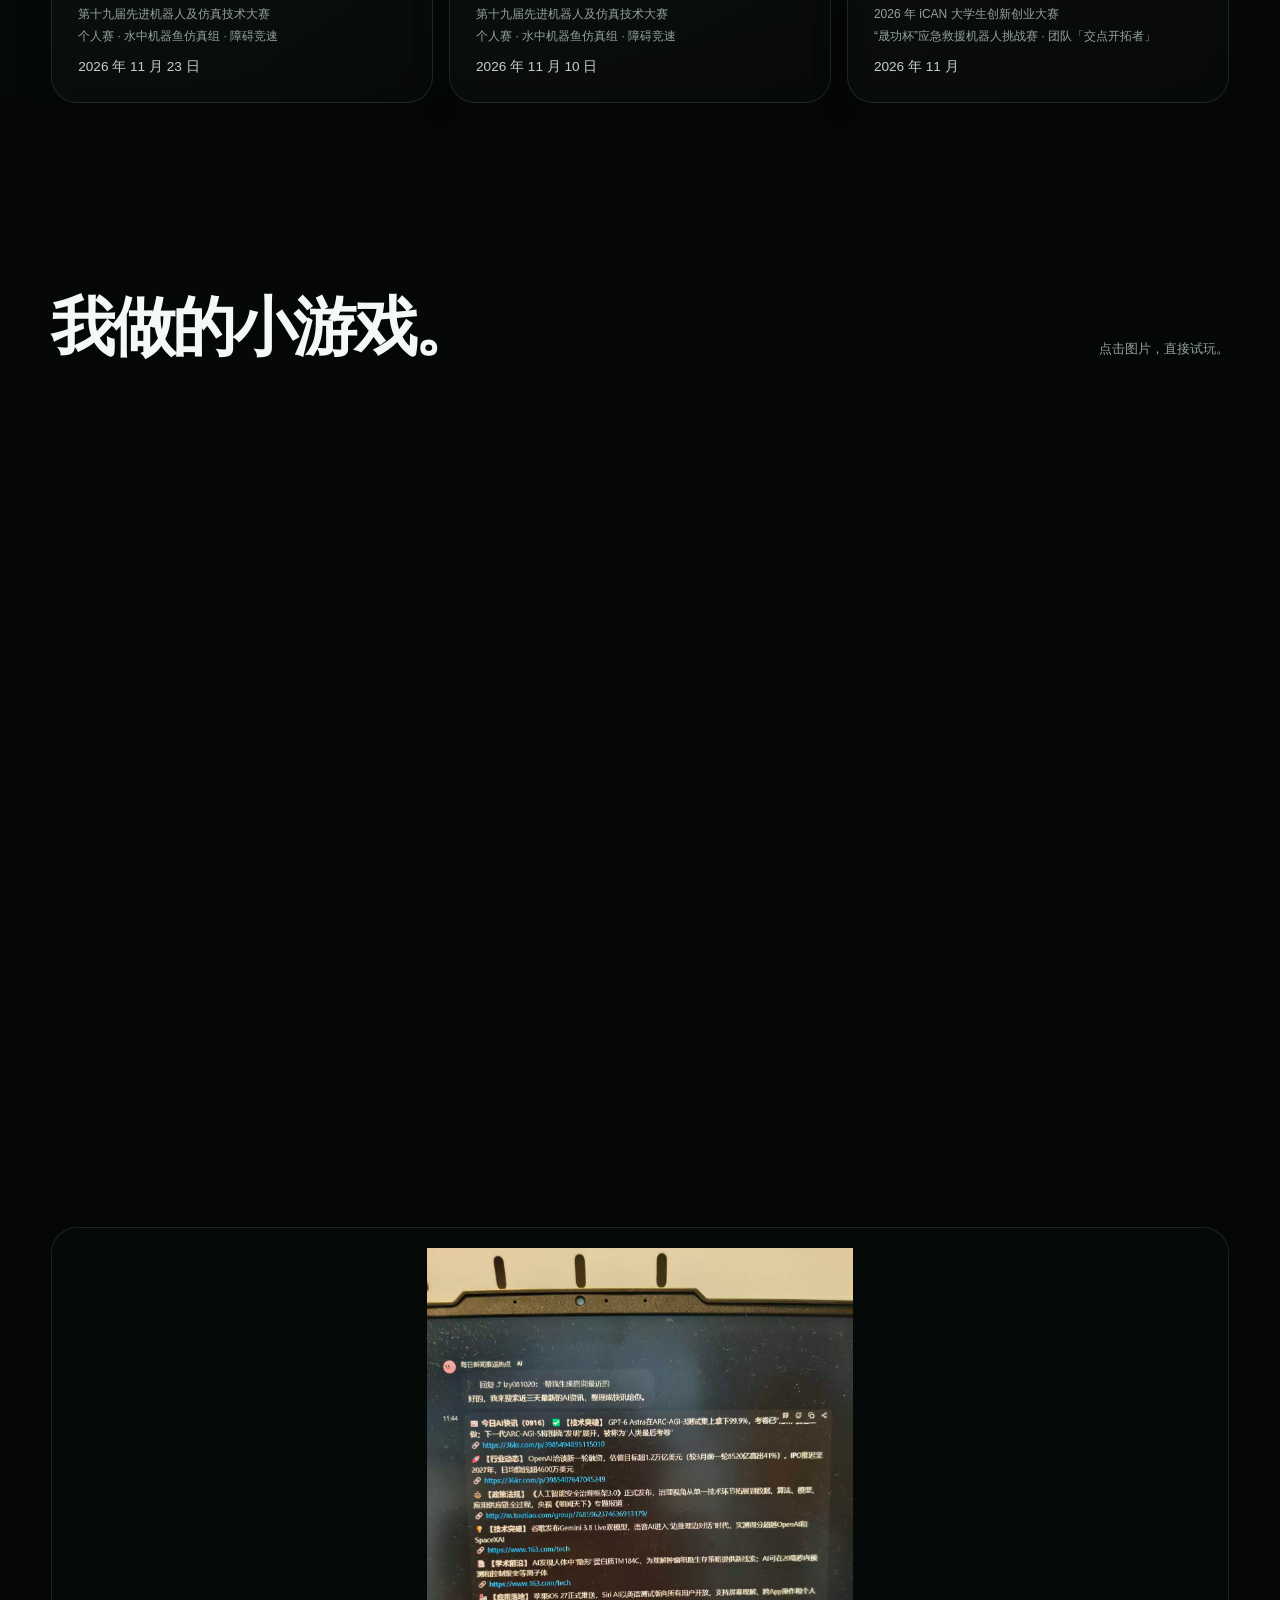
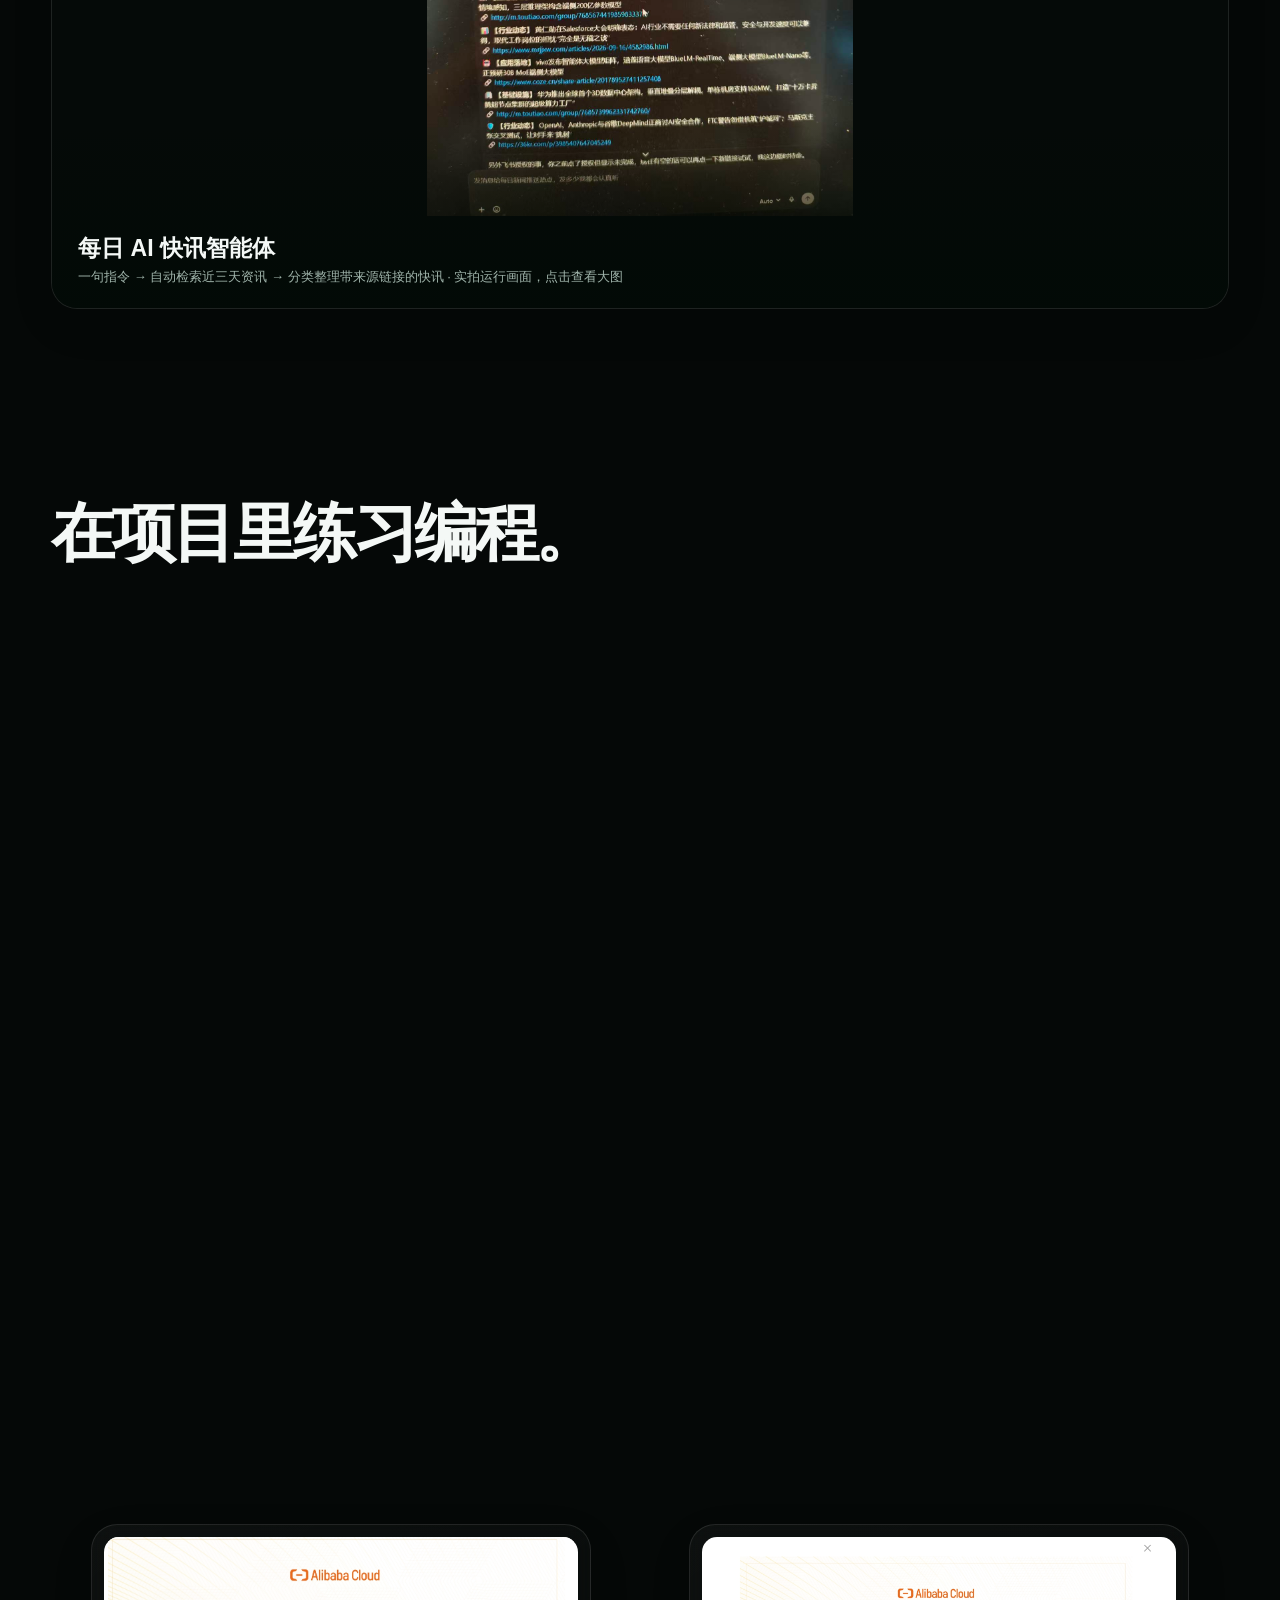
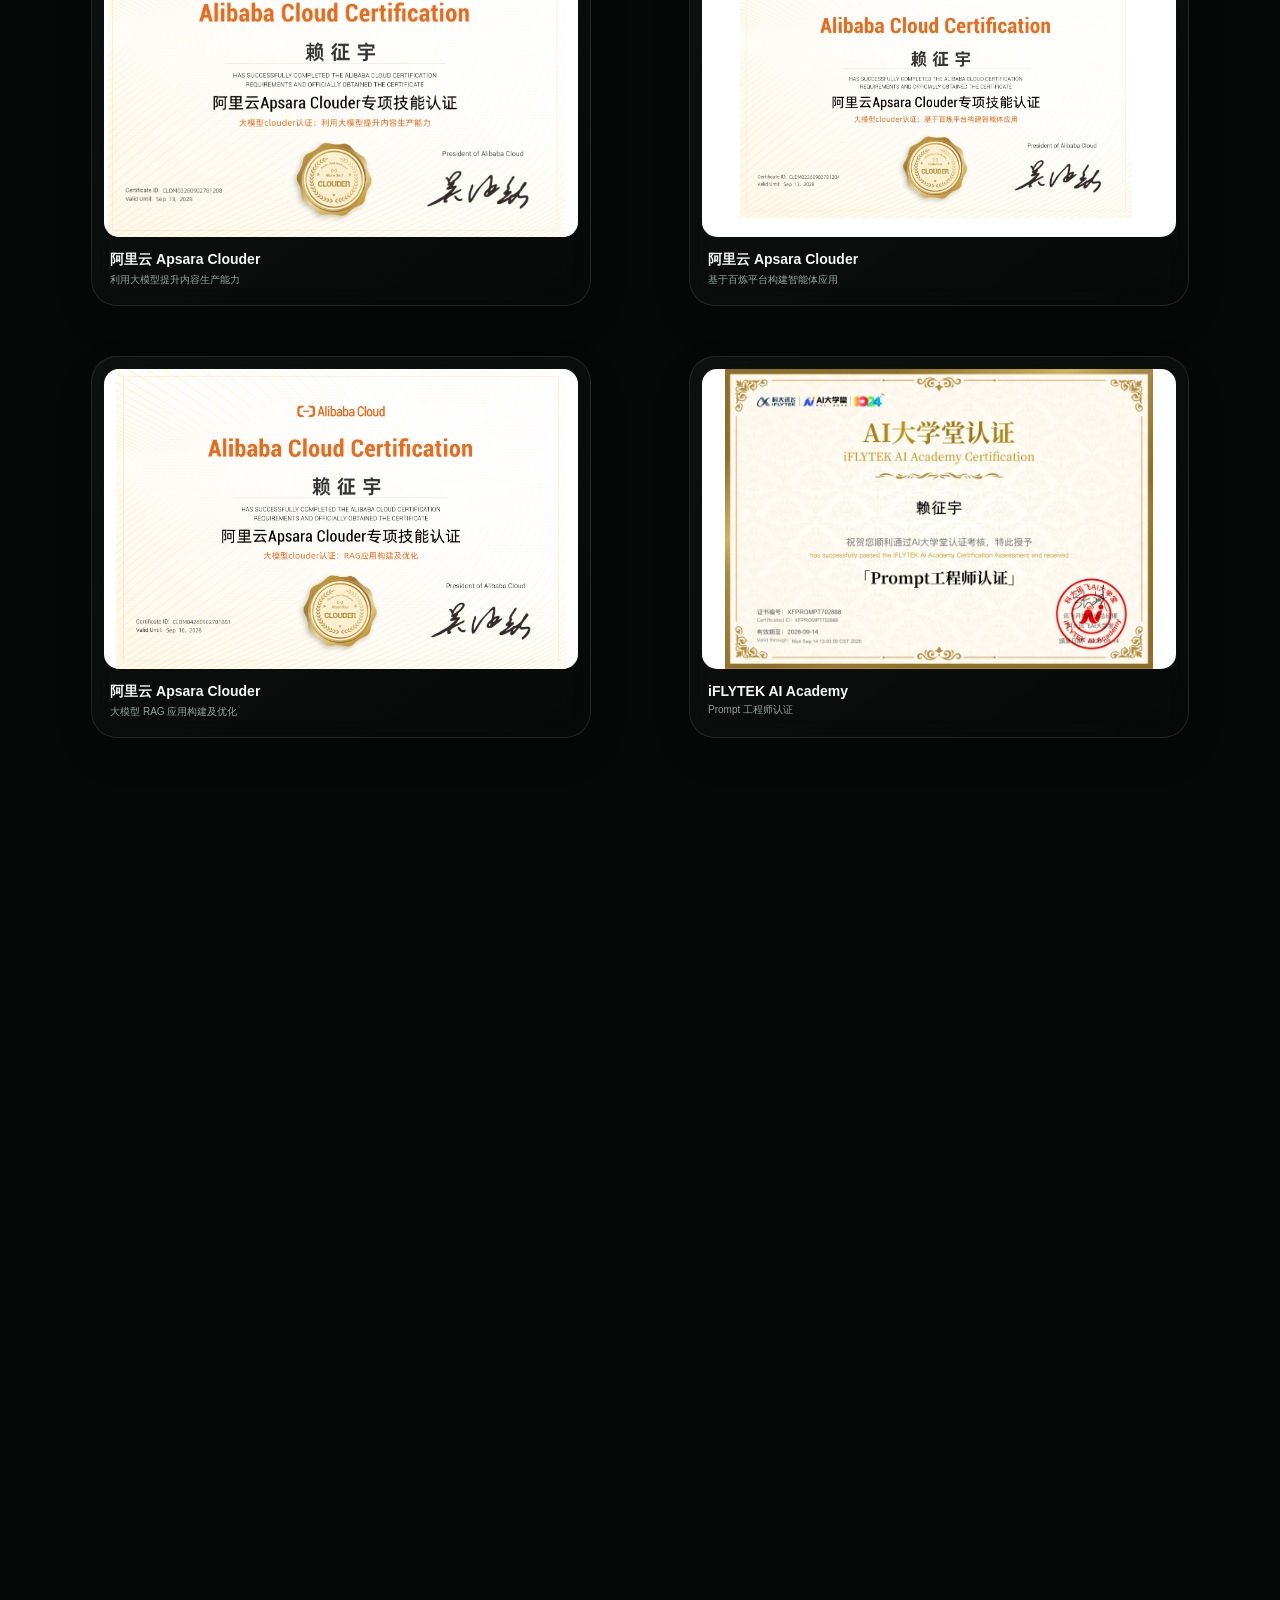
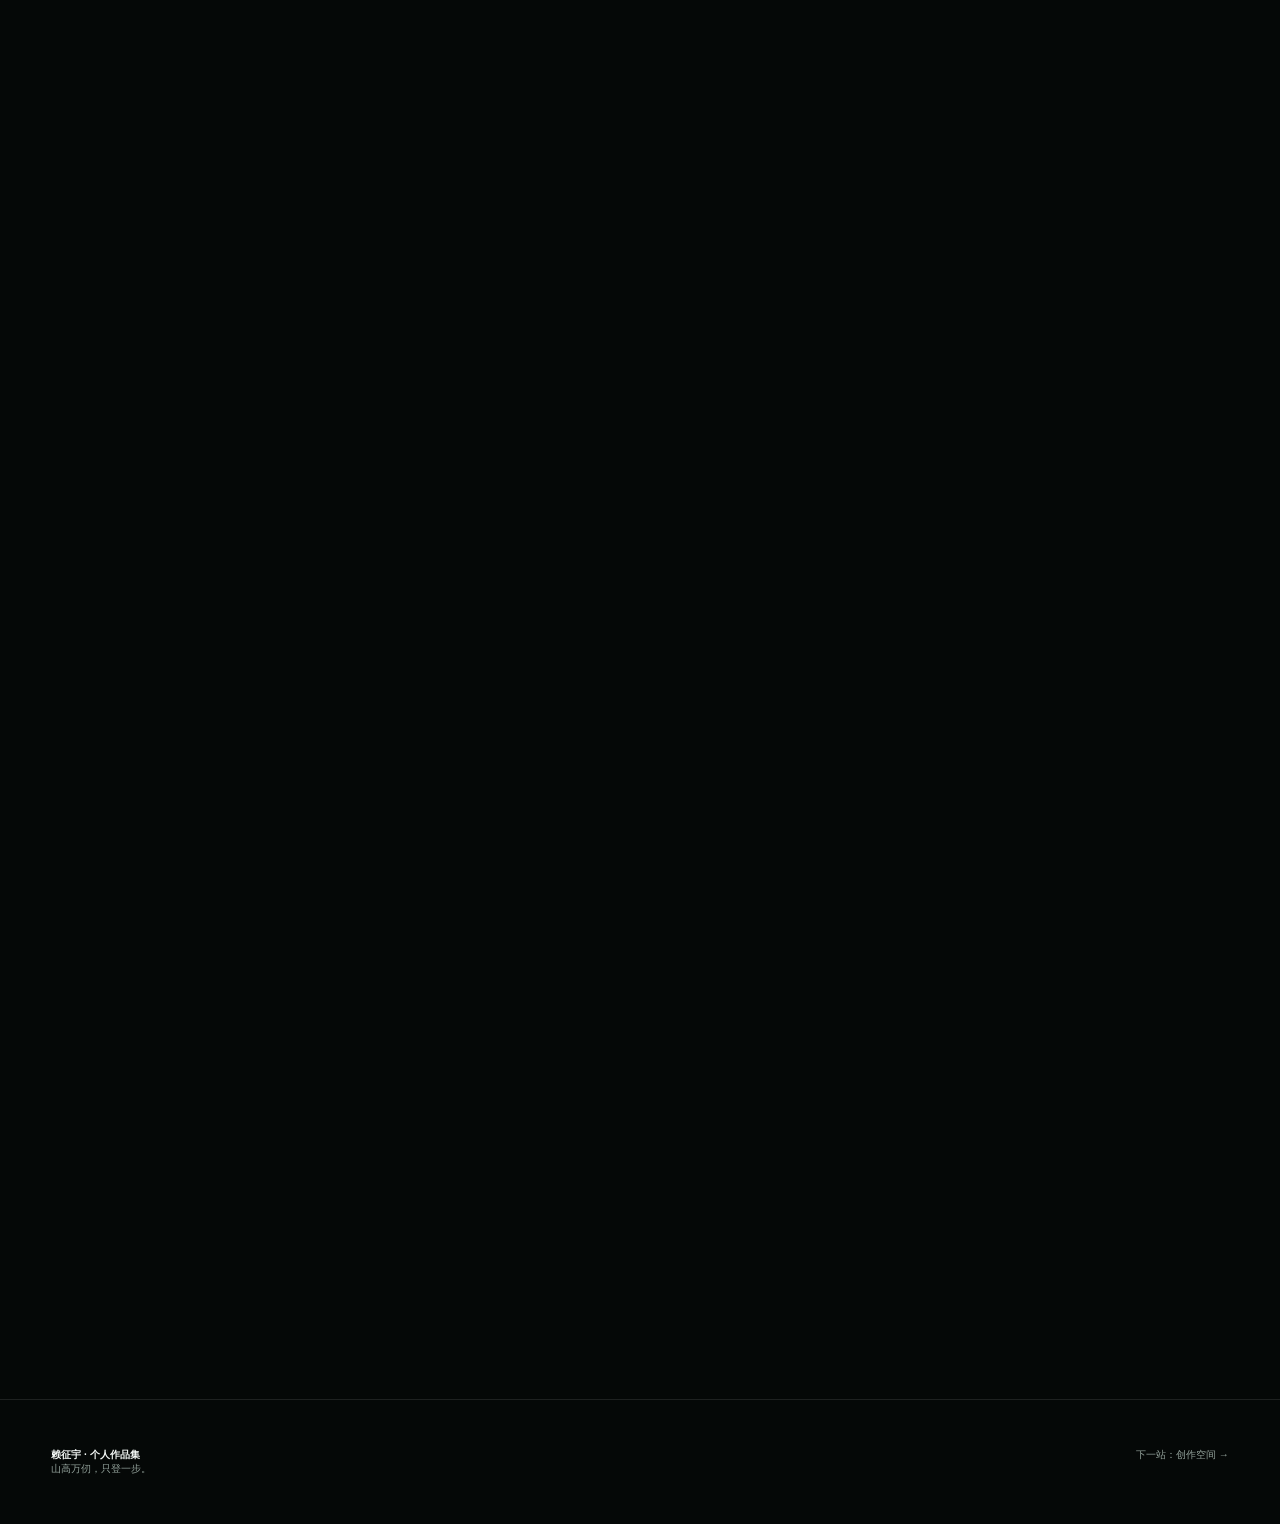
<file: ai.html>
<!DOCTYPE html>
<html lang="zh-CN" data-theme="dark"><head><meta charset="UTF-8"><meta name="viewport" content="width=device-width,initial-scale=1,viewport-fit=cover"><meta name="theme-color" content="#050807"><title>AI + 编程｜赖征宇</title><link rel="stylesheet" href="style.css?v=20261125"></head>
<body>
<div class="page-transition"></div><div class="cursor-dot"></div><div class="cursor-ring"></div><div class="site-toast" id="siteToast" role="status" aria-live="polite"></div>
<nav class="nav"><div class="nav-inner"><a class="brand" href="index.html" data-transition=""><span class="mark">LZY.</span> PORTFOLIO</a><div class="nav-links"><a href="index.html" data-transition="">首页</a><a class="active" href="ai.html" data-transition="">AI / 编程</a><a href="ai.html#robotics-awards" data-transition="">机器人竞赛</a><a href="creation.html" data-transition="">创作</a><a href="about.html" data-transition="">关于我</a><a href="tutor.html" data-transition="">家教辅导</a></div><div class="nav-actions"><button class="icon-btn" id="themeBtn">◐</button><button class="icon-btn menu-btn">☰</button></div></div></nav>
<main>
<section class="page-hero photo-hero ai-photo-hero"><canvas class="matrix-canvas" id="matrix"></canvas><div class="code-rain"></div><div class="hero-vignette"></div><div class="container" style="position:relative;z-index:3"><h1 class="hero-title glitch auto" data-text="AI + 编程开发者">AI + 编程<br><span class="outline">开发者</span></h1><div class="info-reveal compact hero-reveal"><button class="reveal-toggle" type="button" aria-expanded="false">我的学习方法 <span>＋</span></button><div class="reveal-panel"><p class="hero-copy">我会借助 AI 和更高效率的工具快速验证创意，但更关注生成之后的理解、调试、重构与验证。对我来说，Vibe Coding 不是跳过基础，而是把重复劳动压缩，把更多精力留给创造、判断和“框架之下的可能性”。AI 是放大器，数学、代码与工程基础决定被放大的质量。</p></div></div></div></section>

<section class="section"><div class="container"><div class="mini-anchor-row reveal"><a class="btn primary" href="#rst">机器鱼竞赛 ↓</a><a class="btn" href="#robotics-awards">竞赛奖项 ↓</a><a class="btn" href="#games">小游戏 ↓</a><a class="btn" href="#agent">快讯智能体 ↓</a><a class="btn" href="#certificates">学习认证 ↓</a></div></div></section>
<section class="section rst-section" id="rst"><div class="container">
  <div class="section-head reveal"><div><h2>第一次参加 RST 竞赛<br>仿真机器鱼。</h2></div><p>从查阅资料到编写千行代码，再到反复仿真与稳定性调试：把研究落到代码里，把每一次测试变成下一次优化的依据。</p></div>
  <div class="rst-overview">
    <a class="rst-result card reveal-left" href="assets/rst-result-focus.png" target="_blank" rel="noopener"><img src="assets/rst-result-focus.png" alt="RST 仿真结束成绩画面：最终成绩 14.63 秒" loading="lazy"><span>仿真实测成绩 · 点击查看大图</span></a>
    <div class="rst-summary card card-pad reveal-right"><div class="rst-score">14.63<span>s</span></div><h3>千行代码，逐步逼近更快成绩。</h3><p>首次参加 RST 仿真机器鱼竞赛，围绕路径规划、姿态控制与运行稳定性开展学习和研究，编写千行代码，通过反复测试与参数调整，记录了 <b>14.63 秒</b>的仿真测试成绩。</p><div class="rst-tags"><span>千行代码</span><span>资料研究</span><span>路径规划</span><span>稳定性调试</span></div><p class="rst-note">该赛项获国赛二等奖、四川赛区一等奖。<a href="#robotics-awards">查看奖项证书</a></p></div>
  </div>
  <div class="rst-gallery">
    <figure class="card reveal"><a href="assets/rst-code.jpg" target="_blank" rel="noopener"><img src="assets/rst-code.jpg" alt="千行代码编写实拍，代码行号已超过 1400，包含路径目标与控制计算" loading="lazy"></a><figcaption><h3>编写千行代码</h3><p>实现路径目标与控制逻辑，在理解、调试和迭代中逐步完善程序。</p></figcaption></figure>
    <figure class="card reveal"><a href="assets/rst-research-focus.png" target="_blank" rel="noopener"><img src="assets/rst-research-focus.png" alt="查阅 Dubins 最短路径算法资料与路径示意图" loading="lazy"></a><figcaption><h3>查阅资料，研究路径</h3><p>学习 Dubins 最短路径思路，理解机器鱼转向约束与可行路径。</p></figcaption></figure>
    <figure class="card reveal"><a href="assets/rst-fin-study.png" target="_blank" rel="noopener"><img src="assets/rst-fin-study.png" alt="机器鱼胸鳍角度与推力方向的研究示意图" loading="lazy"></a><figcaption><h3>研究鳍角与推力</h3><p>梳理胸鳍角度、推力方向与姿态的关系，把控制机理连接到代码参数。</p></figcaption></figure>
    <figure class="card reveal"><a href="assets/rst-stability.jpg" target="_blank" rel="noopener"><img src="assets/rst-stability.jpg" alt="多轮仿真用时和代码稳定性调试的手写测试记录" loading="lazy"></a><figcaption><h3>反复测试，验证稳定性</h3><p>记录多轮仿真用时，比较波动与参数变化，持续优化速度和稳定性。</p></figcaption></figure>
  </div>
</div></section><section class="section robotics-awards" id="robotics-awards">
  <div class="container">
    <div class="section-head"><div><h2>机器人竞赛奖项</h2></div></div>
    <div class="robotics-award-grid">
      <article class="card robotics-award">
        <a href="assets/robotics-awards/rst-national.jpg"><img src="assets/robotics-awards/rst-national.jpg" alt="查看 RST 国赛二等奖证书大图" width="888" height="1258" loading="lazy"></a>
        <div class="card-pad"><h3>国赛二等奖</h3><p>第十九届先进机器人及仿真技术大赛</p><p>个人赛 · 水中机器鱼仿真组 · 障碍竞速</p><time datetime="2026-11-23">2026 年 11 月 23 日</time></div>
      </article>
      <article class="card robotics-award">
        <a href="assets/robotics-awards/rst-sichuan.jpg"><img src="assets/robotics-awards/rst-sichuan.jpg" alt="查看 RST 四川赛区一等奖证书大图" width="888" height="1258" loading="lazy"></a>
        <div class="card-pad"><h3>四川赛区一等奖</h3><p>第十九届先进机器人及仿真技术大赛</p><p>个人赛 · 水中机器鱼仿真组 · 障碍竞速</p><time datetime="2026-11-10">2026 年 11 月 10 日</time></div>
      </article>
      <article class="card robotics-award">
        <a href="assets/robotics-awards/ican-rescue.png"><img src="assets/robotics-awards/ican-rescue.png" alt="查看 iCAN 应急救援机器人挑战赛复赛三等奖证书大图" width="1819" height="1213" loading="lazy"></a>
        <div class="card-pad"><h3>复赛三等奖</h3><p>2026 年 iCAN 大学生创新创业大赛</p><p>“晟功杯”应急救援机器人挑战赛 · 团队「交点开拓者」</p><time datetime="2026-11">2026 年 11 月</time></div>
      </article>
    </div>
  </div>
</section>
<section class="section" id="games"><div class="container"><div class="section-head reveal"><div><h2>我做的小游戏。</h2></div><p>点击图片，直接试玩。</p></div><div class="game-grid"><a class="game-card tilt reveal" href="坦克大战.html" target="_blank" rel="noopener"><img src="assets/tank-game.png" alt="坦克大战真实运行画面：选择坦克界面，五辆坦克可选" loading="lazy"><div class="game-card-body"><b>坦克大战</b><p>坦克大战.html · 真实运行画面，点击开始游戏</p></div></a><a class="game-card tilt reveal" href="飞机大战.html" target="_blank" rel="noopener"><img src="assets/plane-game.png" alt="飞机大战真实运行画面：带分数与等级的射击关卡" loading="lazy"><div class="game-card-body"><b>飞机大战</b><p>飞机大战.html · 真实运行画面，点击开始游戏</p></div></a></div></div></section><section class="section"><div class="container"><div class="section-head reveal"><div><h2>每日 AI 快讯智能体。</h2></div></div>
<div class="ai-showcase"><a class="card image-card image-card-shot reveal" href="ai-news-agent.jpg" target="_blank" rel="noopener" id="agent"><img src="ai-news-agent.jpg" alt="每日AI快讯智能体运行实拍：接收一句指令后自动检索近三天AI资讯，并按技术突破、行业动态、政策法规等分类整理成带来源链接的快讯" loading="lazy"><div class="image-caption"><strong>每日 AI 快讯智能体</strong><span>一句指令 → 自动检索近三天资讯 → 分类整理带来源链接的快讯 · 实拍运行画面，点击查看大图</span></div></a></div></div></section>



<section class="section"><div class="container"><div class="section-head reveal"><div><h2>在项目里练习编程。</h2></div></div><div class="experience-grid">
  <article class="card card-pad reveal"><h3>Python · 机器鱼仿真</h3><p>围绕路径目标、控制计算与运行稳定性编写和调试代码。</p></article>
  <article class="card card-pad reveal"><h3>Web · 小游戏与个人网站</h3><p>通过飞机大战、坦克大战和个人网站练习页面交互与 Canvas 绘制。</p></article>
  <article class="card card-pad reveal"><h3>正在学习</h3><p>继续学习 Python、C 语言、Web 前端与算法基础。</p></article></div></div></section>








<section class="section" id="math"><div class="container"><div class="section-head reveal"><div><h2>数学学习。</h2></div></div><div class="card card-pad learning-brief reveal"><p>从高中阶段开始接触微积分和线性代数，目前继续学习基础概念与方法。</p><div class="rst-tags"><span>微积分</span><span>线性代数</span></div></div></div></section>

<section class="section" id="certificates"><div class="container"><div class="section-head reveal"><div><h2>学习认证。</h2></div><p>大模型应用、智能体、RAG、微调与人工智能训练相关学习记录。</p></div>

<div class="cert-grid cert-grid-six">
  <figure class="card cert reveal cert-item"><button class="cert-open" type="button"><img src="cert-alicloud-content.jpeg" alt="阿里云 Clouder：利用大模型提升内容生产能力"></button><figcaption><b>阿里云 Apsara Clouder</b><span>利用大模型提升内容生产能力</span></figcaption></figure>
  <figure class="card cert reveal cert-item"><button class="cert-open" type="button"><img src="cert-alicloud-agent.jpeg" alt="阿里云 Clouder：基于百炼平台构建智能体应用"></button><figcaption><b>阿里云 Apsara Clouder</b><span>基于百炼平台构建智能体应用</span></figcaption></figure>
  <figure class="card cert reveal cert-item"><button class="cert-open" type="button"><img src="cert-alicloud-rag.png" alt="阿里云 Clouder：大模型 RAG 应用构建及优化"></button><figcaption><b>阿里云 Apsara Clouder</b><span>大模型 RAG 应用构建及优化</span></figcaption></figure>
  <figure class="card cert reveal cert-item"><button class="cert-open" type="button"><img src="cert-iflytek-academy.png" alt="科大讯飞 AI 大学堂 Prompt 工程师认证"></button><figcaption><b>iFLYTEK AI Academy</b><span>Prompt 工程师认证</span></figcaption></figure>
  <figure class="card cert reveal cert-item"><button class="cert-open" type="button"><img src="cert-iflytek-agent.png" alt="科大讯飞 AI 大学堂智能体工程师认证"></button><figcaption><b>iFLYTEK AI Academy</b><span>智能体工程师认证</span></figcaption></figure>
  <figure class="card cert reveal cert-item"><button class="cert-open" type="button"><img src="cert-iflytek-finetune.png" alt="科大讯飞 AI 大学堂微调工程师认证"></button><figcaption><b>iFLYTEK AI Academy</b><span>微调工程师认证</span></figcaption></figure>
  <figure class="card cert reveal cert-item"><button class="cert-open" type="button"><img src="cert-iflytek-rag.png" alt="科大讯飞 AI 大学堂 RAG 工程师认证"></button><figcaption><b>iFLYTEK AI Academy</b><span>RAG 工程师认证</span></figcaption></figure>
  <figure class="card cert reveal cert-item"><button class="cert-open" type="button"><img src="cert-datawhale.png" alt="Datawhale Prompt Engineer 认证"></button><figcaption><b>Datawhale × 讯飞星火</b><span>Prompt Engineer</span></figcaption></figure>
  <figure class="card cert reveal cert-item"><button class="cert-open" type="button"><img src="cert-datawhale-finetune.png" alt="Datawhale × 讯飞星辰 Fine-tuning Engineer 认证"></button><figcaption><b>Datawhale × 讯飞星辰</b><span>Fine-tuning Engineer</span></figcaption></figure>
  <figure class="card cert reveal cert-item"><button class="cert-open" type="button"><img src="cert-datawhale-agent-ant.png" alt="Datawhale × 蚂蚁百宝箱 Agent Engineer 认证"></button><figcaption><b>Datawhale × 蚂蚁百宝箱</b><span>Agent Engineer</span></figcaption></figure>
  <figure class="card cert reveal cert-item"><button class="cert-open" type="button"><img src="cert-datawhale-agent-modelscope.png" alt="ModelScope 魔搭 × Datawhale Agent Engineer 认证"></button><figcaption><b>ModelScope 魔搭 × Datawhale</b><span>Agent Engineer</span></figcaption></figure>
  <figure class="card cert reveal cert-item"><button class="cert-open" type="button"><img src="cert-ai-trainer-junior.jpg" alt="人工智能训练师初级证书"></button><figcaption><b>人工智能训练师</b><span>初级培训课程认证</span></figcaption></figure>
  <figure class="card cert reveal cert-item"><button class="cert-open" type="button"><img src="cert-ai-trainer-advanced.jpg" alt="人工智能训练师高级证书"></button><figcaption><b>人工智能训练师</b><span>高级培训课程认证</span></figcaption></figure>
</div></div></section>
<div class="cert-lightbox" id="certLightbox" aria-hidden="true"><button type="button" class="cert-close" aria-label="关闭">×</button><img alt="证书大图"></div>
</main>
<footer class="footer"><div class="container footer-inner"><div><b>赖征宇 · 个人作品集</b><br>山高万仞，只登一步。</div><a href="creation.html" data-transition="">下一站：创作空间 →</a></div></footer><script src="app.js?v=20261008d"></script>
</body></html>
</file>
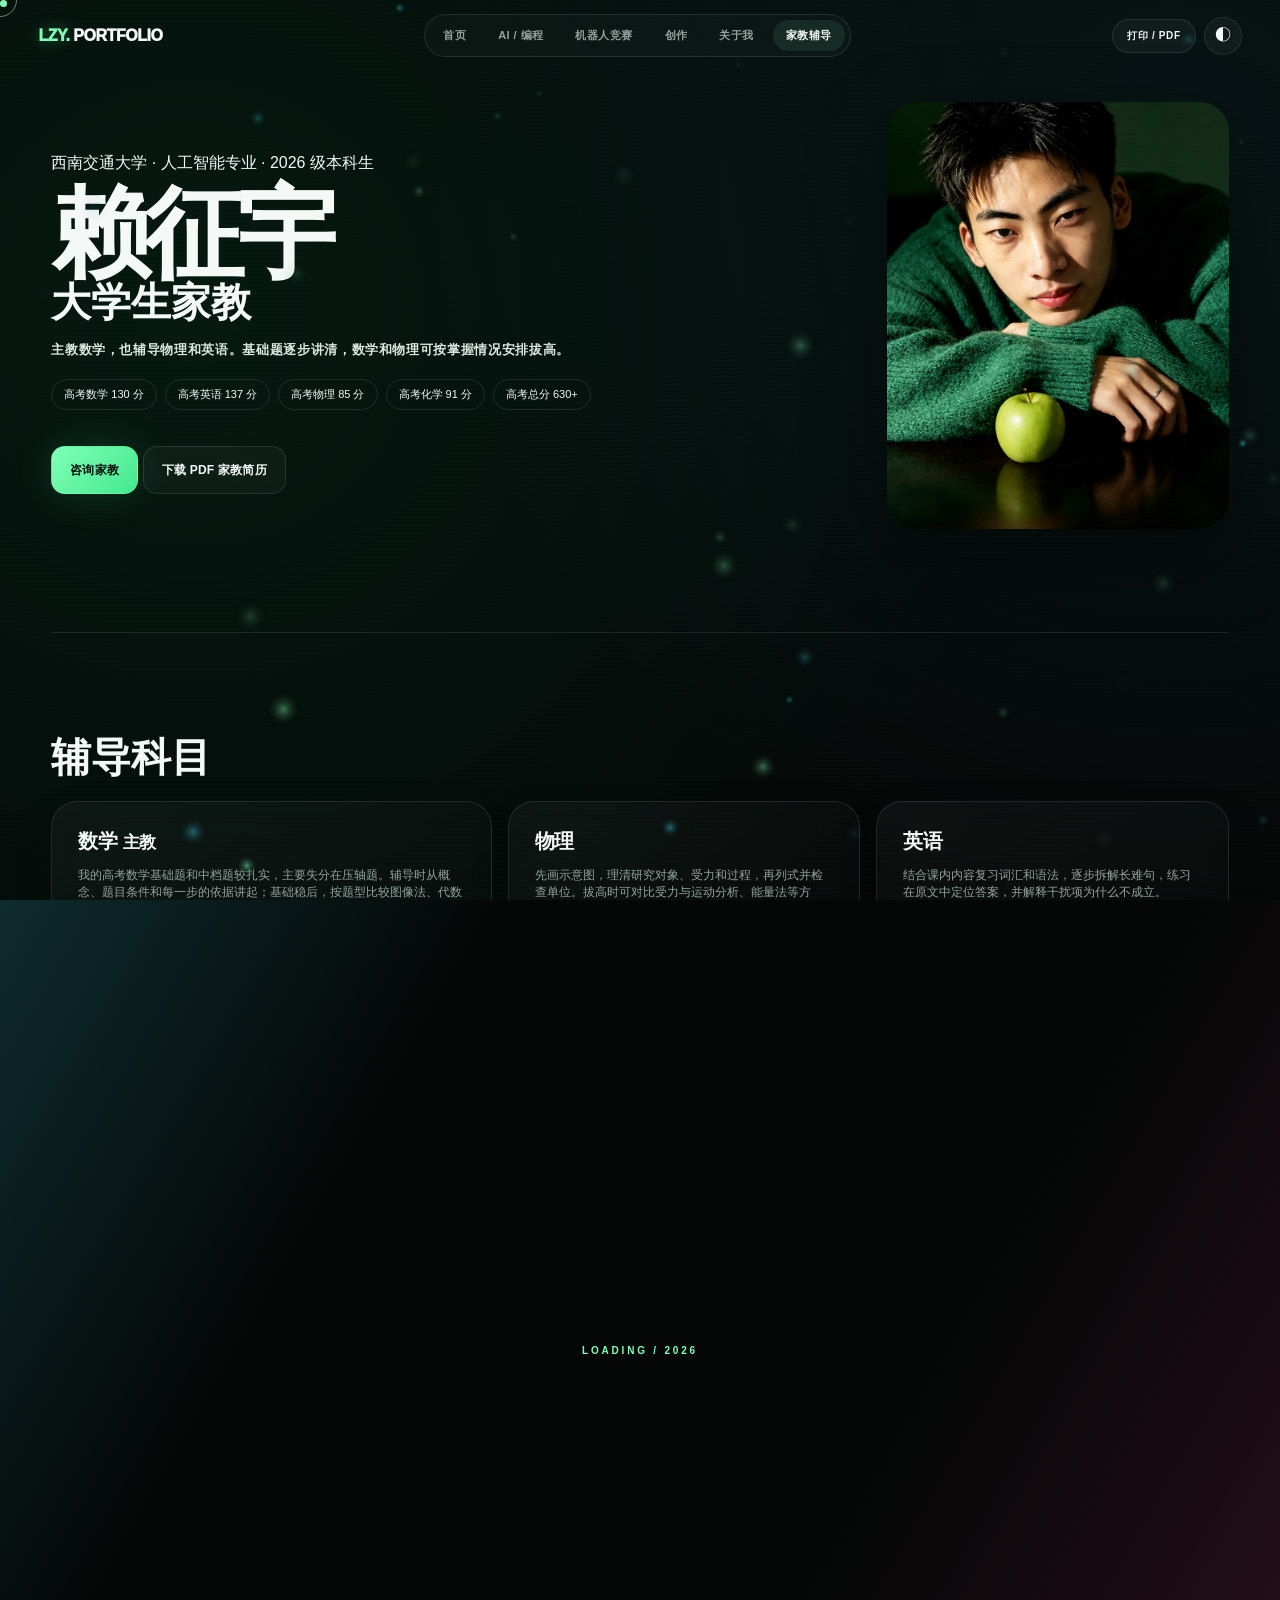
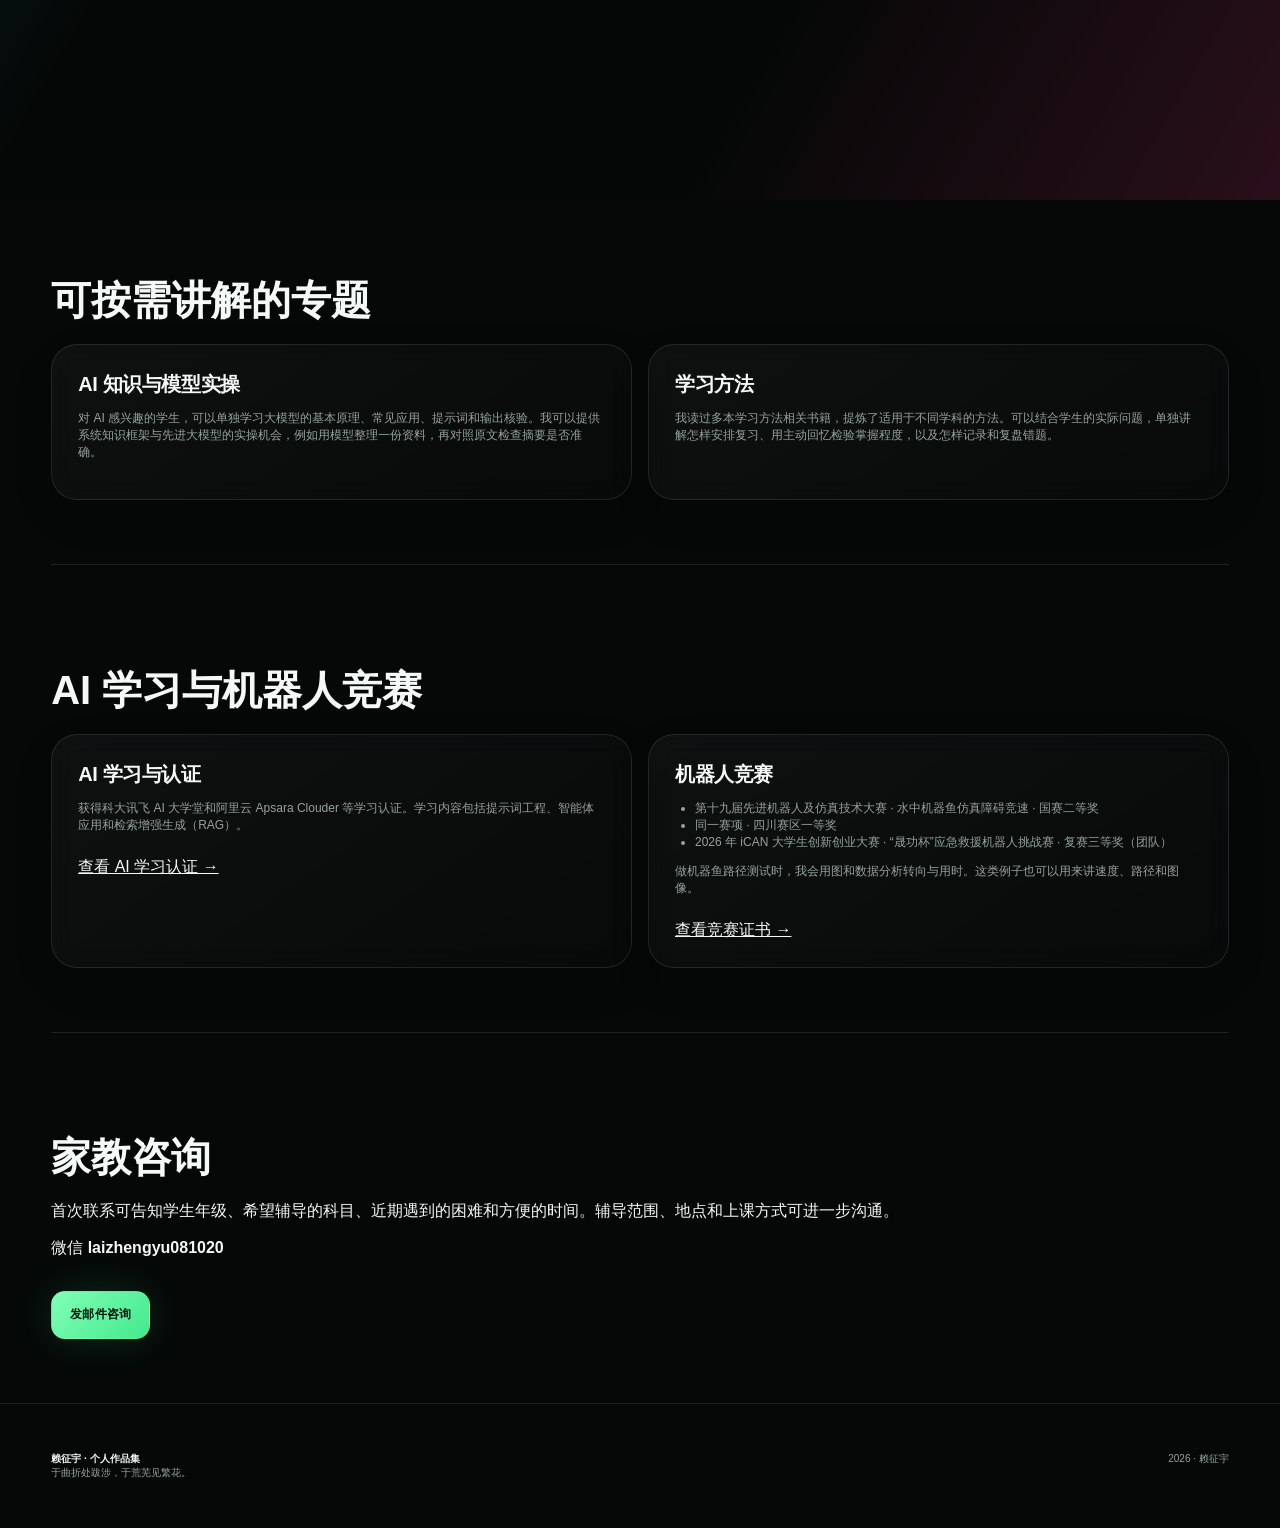
<file: tutor.html>
<!doctype html>
<html lang="zh-CN" data-theme="dark">
<head>
  <meta charset="utf-8">
  <meta name="viewport" content="width=device-width, initial-scale=1">
  <meta name="description" content="赖征宇，西南交通大学人工智能专业本科生。大学生家教，主教数学，也可辅导物理和英语。高考数学130分、英语137分、物理85分、化学91分，总分630+，也可按需讲解 AI 知识和学习方法。">
  <title>赖征宇｜大学生家教 · 主教数学</title>
  <meta name="theme-color" content="#050807">
  <link rel="stylesheet" href="style.css?v=20261125">
  <link rel="stylesheet" href="tutor.css?v=20261125b">
</head>
<body>
<div class="page-transition"></div><div class="cursor-dot"></div><div class="cursor-ring"></div><div class="site-toast" id="siteToast" role="status" aria-live="polite"></div>
<nav class="nav"><div class="nav-inner">
  <a class="brand" href="index.html" data-transition=""><span class="mark">LZY.</span> PORTFOLIO</a>
  <div class="nav-links"><a href="index.html" data-transition="">首页</a><a href="ai.html" data-transition="">AI / 编程</a><a href="ai.html#robotics-awards" data-transition="">机器人竞赛</a><a href="creation.html" data-transition="">创作</a><a href="about.html" data-transition="">关于我</a><a class="active" aria-current="page" href="tutor.html" data-transition="">家教辅导</a></div>
  <div class="nav-actions"><button class="icon-btn" id="themeBtn" aria-label="切换主题">◐</button><button class="icon-btn menu-btn" aria-label="菜单">☰</button></div>
</div></nav>
  <main class="container tutor-page">
    <section class="intro" aria-labelledby="name">
      <div>
        <p class="tutor-school">西南交通大学 · 人工智能专业 · 2026 级本科生</p>
        <h1 class="about-name" id="name">赖征宇<span>大学生家教</span></h1>
        <p class="hero-lead">主教数学，也辅导物理和英语。基础题逐步讲清，数学和物理可按掌握情况安排拔高。</p>
        <div class="rst-tags" aria-label="高考成绩">
          <span>高考数学 130 分</span><span>高考英语 137 分</span><span>高考物理 85 分</span><span>高考化学 91 分</span><span>高考总分 630+</span>
        </div>
        <a class="btn primary" href="#contact">咨询家教</a>
      <a class="btn" href="tutoring-resume.pdf" download="赖征宇-大学生家教简历.pdf">下载 PDF 家教简历</a>
      </div>
      <div class="about-photo"><img src="assets/portrait-clean.png" alt="赖征宇"></div>
    </section>

    <section class="section" aria-labelledby="subjects">
      <h2 id="subjects">辅导科目</h2>
      <div class="subjects">
        <article class="card card-pad math"><h3>数学 <small>主教</small></h3><p>我的高考数学基础题和中档题较扎实，主要失分在压轴题。辅导时从概念、题目条件和每一步的依据讲起；基础稳后，按题型比较图像法、代数法等不同思路，并练习判断何时选哪种方法。</p></article>
        <article class="card card-pad"><h3>物理</h3><p>先画示意图，理清研究对象、受力和过程，再列式并检查单位。拔高时可对比受力与运动分析、能量法等方法，讲清各自适用的条件。</p></article>
        <article class="card card-pad"><h3>英语</h3><p>结合课内内容复习词汇和语法，逐步拆解长难句，练习在原文中定位答案，并解释干扰项为什么不成立。</p></article>
      </div>
    </section>

    <section class="section" aria-labelledby="lesson">
      <h2 id="lesson">一节课怎么上</h2>
      <ol class="steps">
        <li><strong>用错题找卡点</strong><p>先请学生复述自己的思路，判断问题出在概念、审题还是推导。遇到疑问，我会耐心换一种解释，直到学生能说清这一步的依据。</p></li>
        <li><strong>用复述与变式检验掌握</strong><p>讲完后合上笔记，让学生自己讲一遍，再独立做一道改了条件的题。数学和物理会根据掌握程度补充多种解法。</p></li>
        <li><strong>安排有间隔的复习</strong><p>记录错因和下次遇到同类题的第一步，隔几天重新做一题，检查能否独立解决。</p></li>
      </ol>
    </section>

    <section class="section" aria-labelledby="teaching-case">
      <h2 id="teaching-case">家教经历 · 高二物理与化学</h2>
      <div class="background">
        <article class="card card-pad"><h3>物理</h3><p>针对直接套公式、方程重复的问题，先画受力图、选研究对象、判断运动状态，再让每个方程对应一个独立的物理条件。约两周后，学生能写出更清楚的解题步骤，并开始主动追问受力和方程的依据。</p></article>
        <article class="card card-pad"><h3>化学</h3><p>针对氧化还原概念混淆、离子方程式漏查电荷的问题，让学生先用自己的话复述，再用易错清单核对化合价、电子转移和电荷守恒。约一个月后，选择题正确率有所提升，学生也开始主动用清单复盘。</p></article>
      </div>
    </section>

    <section class="section" aria-labelledby="optional-topics">
      <h2 id="optional-topics">可按需讲解的专题</h2>
      <div class="background">
        <article class="card card-pad">
          <h3>AI 知识与模型实操</h3>
          <p>对 AI 感兴趣的学生，可以单独学习大模型的基本原理、常见应用、提示词和输出核验。我可以提供系统知识框架与先进大模型的实操机会，例如用模型整理一份资料，再对照原文检查摘要是否准确。</p>
        </article>
        <article class="card card-pad">
          <h3>学习方法</h3>
          <p>我读过多本学习方法相关书籍，提炼了适用于不同学科的方法。可以结合学生的实际问题，单独讲解怎样安排复习、用主动回忆检验掌握程度，以及怎样记录和复盘错题。</p>
        </article>
      </div>
    </section>

    <section class="section" aria-labelledby="background">
      <h2 id="background">AI 学习与机器人竞赛</h2>
      <div class="background">
        <article class="card card-pad">
          <h3>AI 学习与认证</h3>
          <p>获得科大讯飞 AI 大学堂和阿里云 Apsara Clouder 等学习认证。学习内容包括提示词工程、智能体应用和检索增强生成（RAG）。</p>
          <a href="ai.html#certificates">查看 AI 学习认证 →</a>
        </article>
        <article class="card card-pad">
          <h3>机器人竞赛</h3>
          <ul>
            <li>第十九届先进机器人及仿真技术大赛 · 水中机器鱼仿真障碍竞速 · 国赛二等奖</li>
            <li>同一赛项 · 四川赛区一等奖</li>
            <li>2026 年 iCAN 大学生创新创业大赛 · “晟功杯”应急救援机器人挑战赛 · 复赛三等奖（团队）</li>
          </ul>
          <p>做机器鱼路径测试时，我会用图和数据分析转向与用时。这类例子也可以用来讲速度、路径和图像。</p>
          <a href="ai.html#robotics-awards">查看竞赛证书 →</a>
        </article>
      </div>
    </section>

    <section class="section contact" id="contact" aria-labelledby="contact-heading">
      <h2 id="contact-heading">家教咨询</h2>
      <p>首次联系可告知学生年级、希望辅导的科目、近期遇到的困难和方便的时间。辅导范围、地点和上课方式可进一步沟通。</p>
      <p>微信 <strong>laizhengyu081020</strong></p>
      <a class="btn primary" href="mailto:338922331@qq.com?subject=%E5%AE%B6%E6%95%99%E5%92%A8%E8%AF%A2">发邮件咨询</a>
    </section>
  </main>
<footer class="footer"><div class="container footer-inner"><div><b>赖征宇 · 个人作品集</b><br><span class="motto">于曲折处跋涉，于荒芜见繁花。</span></div><div>2026 · 赖征宇</div></div></footer>
<script src="app.js?v=20261008d"></script>
</body>
</html>
</file>
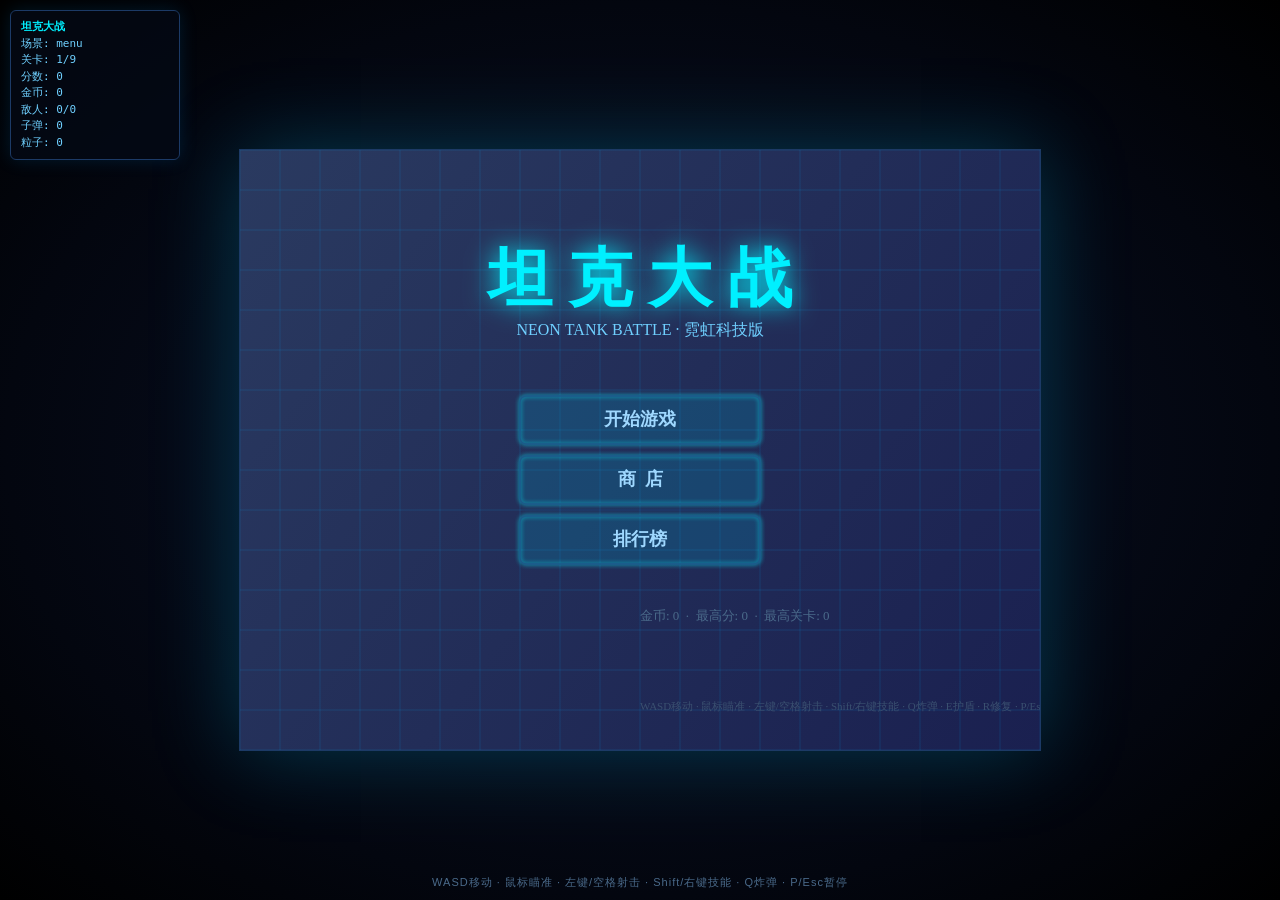
<file: 坦克大战.html>
<!DOCTYPE html>
<html lang="zh-CN">
<head>
<meta charset="UTF-8">
<meta name="viewport" content="width=device-width, initial-scale=1.0">
<title>坦克大战 · 霓虹科技版</title>
<style>
  * { margin: 0; padding: 0; box-sizing: border-box; }
  html, body {
    width: 100%; height: 100%;
    background: radial-gradient(ellipse at center, #0a1228 0%, #03060f 70%, #000 100%);
    overflow: hidden;
    font-family: "Segoe UI", "Microsoft YaHei", sans-serif;
    color: #cfe8ff;
  }
  body { display: flex; align-items: center; justify-content: center; }
  #wrap {
    position: relative;
    display: flex; align-items: center; justify-content: center;
  }
  #game {
    display: block;
    background: #060912;
    box-shadow: 0 0 80px rgba(0, 200, 255, 0.25), 0 0 4px rgba(0,240,255,0.6) inset;
    border: 1px solid #1c3a66;
    cursor: crosshair;
    image-rendering: pixelated;
  }
  #debug {
    position: fixed; top: 10px; left: 10px;
    background: rgba(5, 10, 22, 0.75);
    border: 1px solid #1c3a66;
    border-radius: 6px;
    padding: 8px 10px;
    font-size: 11px; line-height: 1.5;
    color: #6fd0ff;
    font-family: "Consolas", monospace;
    pointer-events: none;
    min-width: 170px;
    box-shadow: 0 0 18px rgba(0,160,255,0.15);
  }
  #debug b { color: #00f0ff; }
  #hint {
    position: fixed; bottom: 10px; left: 50%; transform: translateX(-50%);
    font-size: 11px; color: #4a6a8a; letter-spacing: 1px;
  }
</style>
</head>
<body>
<div id="wrap">
  <canvas id="game" width="800" height="600"></canvas>
</div>
<div id="debug">载入中...</div>
<div id="hint">WASD移动 · 鼠标瞄准 · 左键/空格射击 · Shift/右键技能 · Q炸弹 · P/Esc暂停</div>
<script>
"use strict";
// ===================== 常量 =====================
const CW = 800, CH = 600;
const TILE_SIZE = 40;
const MAP_W = 20, MAP_H = 15;
const MAP_PX_W = MAP_W * TILE_SIZE;
const MAP_PX_H = MAP_H * TILE_SIZE;
const TAU = Math.PI * 2;

// 地形类型
const T_EMPTY = 0, T_BRICK = 1, T_STEEL = 2, T_GRASS = 3, T_WATER = 4, T_BASE = 5;

// ===================== 工具函数 =====================
const clamp = (v, a, b) => v < a ? a : (v > b ? b : v);
const rand = (a, b) => a + Math.random() * (b - a);
const randInt = (a, b) => Math.floor(rand(a, b + 1));
const choice = arr => arr[Math.floor(Math.random() * arr.length)];
const dist = (x1, y1, x2, y2) => Math.hypot(x2 - x1, y2 - y1);
const angleTo = (x1, y1, x2, y2) => Math.atan2(y2 - y1, x2 - x1);
const lerp = (a, b, t) => a + (b - a) * t;
const angDiff = (a, b) => { let d = (b - a) % TAU; if (d > Math.PI) d -= TAU; if (d < -Math.PI) d += TAU; return d; };
function roundRect(ctx, x, y, w, h, r) {
  r = Math.min(r, w / 2, h / 2);
  ctx.beginPath();
  ctx.moveTo(x + r, y);
  ctx.arcTo(x + w, y, x + w, y + h, r);
  ctx.arcTo(x + w, y + h, x, y + h, r);
  ctx.arcTo(x, y + h, x, y, r);
  ctx.arcTo(x, y, x + w, y, r);
  ctx.closePath();
}

// ===================== 配置数据 =====================
const TANK_TYPES = {
  assault:  { name:'突击虎', hp:8, speed:3.0, fireRate:25, skill:'dash',    skillName:'冲刺突进', skillCD:300, skillDur:18, cost:0,    color:'#00F0FF', bulletType:'normal', damage:1, bulletSpeed:8 },
  heavy:    { name:'重装龟', hp:12, speed:2.0, fireRate:40, skill:'shield',  skillName:'护盾屏障', skillCD:360, skillDur:240, cost:400,  color:'#00FF88', bulletType:'heavy',  damage:2, bulletSpeed:6 },
  scout:    { name:'游骑兵', hp:6, speed:5.0, fireRate:20, skill:'stealth', skillName:'隐身闪避', skillCD:300, skillDur:200, cost:600, color:'#FFD700', bulletType:'normal', damage:1, bulletSpeed:9 },
  sniper:   { name:'炮手鹰', hp:6, speed:3.0, fireRate:45, skill:'pierce',  skillName:'穿透狙击', skillCD:360, skillDur:1,   cost:800, color:'#FF8800', bulletType:'pierce', damage:3, bulletSpeed:12 },
  engineer: { name:'工程兵', hp:7, speed:3.0, fireRate:30, skill:'mine',    skillName:'布雷修复', skillCD:480, skillDur:1,   cost:1000, color:'#AA66FF', bulletType:'normal', damage:1, bulletSpeed:7 },
};
const TANK_ORDER = ['assault','heavy','scout','sniper','engineer'];

const ENEMY_TYPES = {
  scout:   { name:'侦察兵', hp:1, speed:2.4, colors:['#FF3366','#FF6B35','#E91E63','#FF1744','#F50057'], fireRate:85, bulletSpeed:4.5, damage:1, sight:220, behavior:'patrol', coins:12,  elite:false },
  soldier: { name:'步兵',   hp:2, speed:1.7, colors:['#FF5544','#FF8A65','#D84315','#FF5722','#BF360C'], fireRate:70, bulletSpeed:5,   damage:1, sight:280, behavior:'chase',  coins:12,  elite:false },
  tanker:  { name:'重装兵', hp:4, speed:1.0, colors:['#CC3333','#8E2424','#B71C1C','#D32F2F','#C62828'], fireRate:95, bulletSpeed:5,   damage:2, sight:240, behavior:'push',   coins:30, elite:true  },
  shooter: { name:'狙击手', hp:2, speed:1.3, colors:['#FF8866','#FFAB40','#FF6E40','#DD2C00','#FF6D00'], fireRate:60, bulletSpeed:7,   damage:2, sight:420, behavior:'snipe',  coins:30, elite:true  },
  bomber:  { name:'自爆兵', hp:1, speed:2.9, colors:['#FF0055','#D50000','#C51162','#FF0033','#E91E63'], fireRate:0,  bulletSpeed:0,   damage:4, sight:320, behavior:'rush',   coins:12,  elite:false },
};

const BOSS_TYPES = {
  ironclad: { name:'钢铁巨像', hp:100, color:'#FF3366', shape:'hex',    chapter:1 },
  weaver:   { name:'相位织者', hp:150, color:'#AA66FF', shape:'spider', chapter:2 },
  ultima:   { name:'终极兵器', hp:200, color:'#FF0055', shape:'dual',   chapter:3 },
};

const UPGRADE_POOL = [
  { id:'dmg',       name:'攻击力 +1',     cat:'attack',  desc:'子弹伤害 +1',         apply:p=>{ p.dmgBonus += 1; } },
  { id:'firerate',  name:'射速 +20%',     cat:'attack',  desc:'射击间隔 -20%',       apply:p=>{ p.fireRateMult *= 0.8; } },
  { id:'double',    name:'双发射击',       cat:'attack',  desc:'同时发射两发子弹',     apply:p=>{ p.multiShot += 1; } },
  { id:'bspeed',    name:'弹速 +30%',     cat:'attack',  desc:'子弹速度 +30%',       apply:p=>{ p.bulletSpeedMult *= 1.3; } },
  { id:'maxhp',     name:'最大HP +2',     cat:'defense', desc:'最大生命 +2 并回满',   apply:p=>{ p.maxHpBonus += 2; p.hp += 2; } },
  { id:'armor',     name:'护甲 减伤20%',  cat:'defense', desc:'受到伤害 -20%',       apply:p=>{ p.armor = Math.min(0.8, p.armor + 0.2); } },
  { id:'ricochet',  name:'反弹 +1',       cat:'defense', desc:'子弹反弹次数 +1',     apply:p=>{ p.bounce += 1; } },
  { id:'speed',     name:'移速 +20%',     cat:'speed',   desc:'移动速度 +20%',       apply:p=>{ p.speedMult *= 1.2; } },
  { id:'cooldown',  name:'快速冷却',       cat:'speed',   desc:'技能 CD -25%',        apply:p=>{ p.cdMult *= 0.75; } },
  { id:'pierce',    name:'穿透弹',         cat:'special', desc:'子弹穿透敌人',         apply:p=>{ p.pierce += 1; } },
  { id:'homing',    name:'追踪弹',         cat:'special', desc:'子弹追踪敌人',         apply:p=>{ p.homing = true; } },
  { id:'lifesteal', name:'吸血',           cat:'special', desc:'击杀敌人回复 1 HP',   apply:p=>{ p.lifesteal += 1; } },
  { id:'blast',     name:'范围爆破',       cat:'special', desc:'子弹命中产生爆炸',     apply:p=>{ p.blast = true; } },
];

const SHOP_ITEMS = {
  tanks: [
    { key:'heavy',    cost:400  },
    { key:'scout',    cost:600 },
    { key:'sniper',   cost:800 },
    { key:'engineer', cost:1000 },
  ],
  upgrades: [
    { id:'maxhp',  name:'最大HP +1', cost:250, key:'maxhp' },
    { id:'damage', name:'伤害 +1',   cost:400, key:'damage' },
    { id:'speed',  name:'移速 +10%', cost:300, key:'speed' },
  ],
  consumables: [
    { id:'shield', name:'护盾道具', cost:100, key:'shield' },
    { id:'bomb',   name:'清屏炸弹', cost:150, key:'bomb' },
    { id:'repair', name:'修复包',   cost:80, key:'repair' },
  ],
};

// ===================== 背景图加载 =====================
const bgImg = null;
const bgLoaded = false;

// ===================== 实体类 =====================
class Bullet {
  constructor(x, y, vx, vy, opts = {}) {
    this.x = x; this.y = y;
    this.vx = vx; this.vy = vy;
    this.r = opts.r || 4;
    this.damage = opts.damage || 1;
    this.owner = opts.owner || 'player';
    this.type = opts.type || 'normal';
    this.color = opts.color || '#00F0FF';
    this.life = opts.life || 240;
    this.maxLife = this.life;
    this.pierce = opts.pierce || 0;
    this.bounce = opts.bounce || 0;
    this.homing = opts.homing || false;
    this.blast = opts.blast || false;
    this.hits = new Set();
    this.dead = false;
    this.trail = [];
    this.spin = 0;
  }
  update(f) {
    if (this.homing && this.owner === 'player' && this.life < this.maxLife - 3) {
      const tgt = G.nearestEnemy(this.x, this.y, 360);
      if (tgt) {
        const want = angleTo(this.x, this.y, tgt.x, tgt.y);
        const cur = Math.atan2(this.vy, this.vx);
        const d = angDiff(cur, want);
        const sp = Math.hypot(this.vx, this.vy);
        const na = cur + clamp(d, -0.12 * f, 0.12 * f);
        this.vx = Math.cos(na) * sp;
        this.vy = Math.sin(na) * sp;
      }
    }
    this.trail.push({ x: this.x, y: this.y });
    if (this.trail.length > 9) this.trail.shift();
    this.x += this.vx * f;
    this.y += this.vy * f;
    this.spin += 0.3 * f;
    this.life -= f;
    if (this.life <= 0) this.dead = true;
  }
  draw(ctx) {
    // 轨迹
    for (let i = 0; i < this.trail.length; i++) {
      const t = this.trail[i];
      const a = (i / this.trail.length) * 0.5;
      ctx.globalAlpha = a;
      ctx.fillStyle = this.color;
      ctx.beginPath();
      ctx.arc(t.x, t.y, this.r * (i / this.trail.length), 0, TAU);
      ctx.fill();
    }
    ctx.globalAlpha = 1;
    ctx.shadowBlur = 14;
    ctx.shadowColor = this.color;
    ctx.fillStyle = this.color;
    ctx.beginPath();
    ctx.arc(this.x, this.y, this.r, 0, TAU);
    ctx.fill();
    ctx.shadowBlur = 0;
    ctx.fillStyle = '#fff';
    ctx.beginPath();
    ctx.arc(this.x, this.y, this.r * 0.45, 0, TAU);
    ctx.fill();
  }
}

class Particle {
  constructor(x, y, opts = {}) {
    this.x = x; this.y = y;
    this.vx = opts.vx || 0;
    this.vy = opts.vy || 0;
    this.life = opts.life || 30;
    this.maxLife = this.life;
    this.r = opts.r || 3;
    this.color = opts.color || '#fff';
    this.grav = opts.grav || 0;
    this.shrink = opts.shrink !== false;
    this.kind = opts.kind || 'spark';
    this.dead = false;
    this.rot = opts.rot || 0;
    this.vr = opts.vr || 0;
  }
  update(f) {
    this.x += this.vx * f;
    this.y += this.vy * f;
    this.vy += this.grav * f;
    this.vx *= 0.96; this.vy *= 0.96;
    this.rot += this.vr * f;
    this.life -= f;
    if (this.life <= 0) this.dead = true;
  }
  draw(ctx) {
    const a = clamp(this.life / this.maxLife, 0, 1);
    ctx.globalAlpha = a;
    const r = this.shrink ? this.r * a : this.r;
    if (this.kind === 'ring') {
      ctx.strokeStyle = this.color;
      ctx.lineWidth = 2;
      ctx.shadowBlur = 12; ctx.shadowColor = this.color;
      ctx.beginPath();
      ctx.arc(this.x, this.y, r, 0, TAU);
      ctx.stroke();
    } else if (this.kind === 'smoke') {
      ctx.fillStyle = this.color;
      ctx.beginPath();
      ctx.arc(this.x, this.y, r, 0, TAU);
      ctx.fill();
    } else {
      ctx.fillStyle = this.color;
      ctx.shadowBlur = 8; ctx.shadowColor = this.color;
      ctx.beginPath();
      ctx.arc(this.x, this.y, r, 0, TAU);
      ctx.fill();
    }
    ctx.shadowBlur = 0;
    ctx.globalAlpha = 1;
  }
}

class Tank {
  constructor(typeKey, x, y) {
    const t = TANK_TYPES[typeKey];
    this.typeKey = typeKey;
    this.cfg = t;
    this.x = x; this.y = y;
    this.r = 14;
    this.maxHp = t.hp; this.hp = t.hp;
    this.speed = t.speed;
    this.fireRate = t.fireRate;
    this.fireCD = 0;
    this.aim = 0;
    this.bodyAngle = -Math.PI / 2;
    this.skill = t.skill;
    this.skillName = t.skillName;
    this.skillCD = t.skillCD;
    this.skillTimer = 0;
    this.skillActive = 0;
    this.color = t.color;
    this.bulletType = t.bulletType;
    this.damage = t.damage;
    this.bulletSpeed = t.bulletSpeed;
    this.trackOffset = 0;
    this.moving = false;
    // 升级
    this.dmgBonus = 0;
    this.fireRateMult = 1;
    this.bulletSpeedMult = 1;
    this.multiShot = 0;
    this.maxHpBonus = 0;
    this.armor = 0;
    this.bounce = 0;
    this.pierce = 0;
    this.homing = false;
    this.lifesteal = 0;
    this.blast = false;
    this.speedMult = 1;
    this.cdMult = 1;
    // 状态
    this.shieldT = 0;
    this.stealthT = 0;
    this.dashVX = 0; this.dashVY = 0;
    this.invuln = 0;
    this.flashT = 0;
    this.kills = 0;
  }
  totalMaxHp() { return this.maxHp + this.maxHpBonus; }
  takeDamage(d) {
    if (this.invuln > 0 || this.shieldT > 0) return false;
    const real = Math.max(1, Math.round(d * (1 - this.armor)));
    this.hp -= real;
    this.flashT = 8;
    G.shake = Math.max(G.shake, 6);
    G.ps.burst(this.x, this.y, 8, { color: '#ff5566', life: 20, speed: 3 });
    if (this.hp <= 0) { this.hp = 0; return true; }
    return false;
  }
  heal(n) { this.hp = Math.min(this.totalMaxHp(), this.hp + n); }
  tryShoot() {
    if (this.fireCD > 0) return;
    this.fireCD = this.fireRate * this.fireRateMult;
    const dmg = this.damage + this.dmgBonus;
    const sp = this.bulletSpeed * this.bulletSpeedMult;
    const mx = this.x + Math.cos(this.aim) * (this.r + 8);
    const my = this.y + Math.sin(this.aim) * (this.r + 8);
    const shots = 1 + this.multiShot;
    const spread = shots > 1 ? 0.18 : 0;
    for (let i = 0; i < shots; i++) {
      const off = shots > 1 ? (i - (shots - 1) / 2) * spread : 0;
      const a = this.aim + off;
      G.bullets.push(new Bullet(mx, my, Math.cos(a) * sp, Math.sin(a) * sp, {
        owner: 'player', type: this.bulletType, color: this.color,
        damage: dmg, r: this.bulletType === 'heavy' ? 6 : 4,
        pierce: (this.bulletType === 'pierce' ? 99 : 0) + this.pierce,
        bounce: this.bounce, homing: this.homing, blast: this.blast,
        life: 220
      }));
    }
    G.ps.burst(mx, my, 4, { color: this.color, life: 12, speed: 2, r: 2 });
  }
  activateSkill() {
    if (this.skillTimer > 0 || this.skillActive > 0) return;
    this.skillTimer = this.skillCD * this.cdMult;
    switch (this.skill) {
      case 'dash': {
        const a = this.bodyAngle;
        this.dashVX = Math.cos(a) * 12;
        this.dashVY = Math.sin(a) * 12;
        this.dashT = 18;
        this.skillActive = 18;
        this.invuln = 18;
        G.ps.ring(this.x, this.y, this.color, 30);
        break;
      }
      case 'shield': {
        this.shieldT = 240;
        this.skillActive = 240;
        G.ps.ring(this.x, this.y, '#00FF88', 36);
        break;
      }
      case 'stealth': {
        this.stealthT = 200;
        this.skillActive = 200;
        G.ps.ring(this.x, this.y, '#FFD700', 30);
        break;
      }
      case 'pierce': {
        // 立即发射一发高伤穿透弹
        const sp = this.bulletSpeed * this.bulletSpeedMult * 1.4;
        const mx = this.x + Math.cos(this.aim) * (this.r + 8);
        const my = this.y + Math.sin(this.aim) * (this.r + 8);
        G.bullets.push(new Bullet(mx, my, Math.cos(this.aim) * sp, Math.sin(this.aim) * sp, {
          owner: 'player', type: 'pierce', color: this.color,
          damage: (this.damage + this.dmgBonus) * 2, r: 7, pierce: 99, life: 260
        }));
        this.skillActive = 1;
        G.ps.ring(this.x, this.y, this.color, 30);
        break;
      }
      case 'mine': {
        G.mines.push({ x: this.x + Math.cos(this.aim) * 30, y: this.y + Math.sin(this.aim) * 30, r: 10, ar: 60, dmg: 5, team: 'player', life: 600 });
        this.heal(2);
        this.skillActive = 1;
        G.ps.ring(this.x, this.y, this.color, 30);
        break;
      }
    }
  }
  update(f) {
    if (this.fireCD > 0) this.fireCD -= f;
    if (this.skillTimer > 0) this.skillTimer -= f;
    if (this.skillActive > 0) this.skillActive -= f;
    if (this.shieldT > 0) this.shieldT -= f;
    if (this.stealthT > 0) this.stealthT -= f;
    if (this.invuln > 0) this.invuln -= f;
    if (this.flashT > 0) this.flashT -= f;
    if (this.dashT > 0) { this.dashT -= f; }
    // 输入移动
    let ix = 0, iy = 0;
    if (G.keys['arrowleft'] || G.keys['a']) ix -= 1;
    if (G.keys['arrowright'] || G.keys['d']) ix += 1;
    if (G.keys['arrowup'] || G.keys['w']) iy -= 1;
    if (G.keys['arrowdown'] || G.keys['s']) iy += 1;
    this.moving = false;
    if (this.dashT > 0) {
      this.tryMove(this.dashVX * f, this.dashVY * f);
      this.dashVX *= 0.85; this.dashVY *= 0.85;
      if (Math.random() < 0.6) G.ps.burst(this.x, this.y, 1, { color: this.color, life: 16, speed: 1, r: 3, kind: 'smoke' });
      this.moving = true;
    } else if (ix || iy) {
      const len = Math.hypot(ix, iy) || 1;
      ix /= len; iy /= len;
      const sp = this.speed * this.speedMult;
      this.tryMove(ix * sp * f, iy * sp * f);
      this.bodyAngle = Math.atan2(iy, ix);
      this.moving = true;
    }
    if (this.moving) this.trackOffset += 0.4 * f;
    // 瞄准
    this.aim = angleTo(this.x, this.y, G.mouse.x, G.mouse.y);
    // 射击
    if (G.mouse.down || G.keys[' ']) this.tryShoot();
    // 履带尘土
    if (this.moving && Math.random() < 0.25) {
      G.ps.burst(this.x - Math.cos(this.bodyAngle) * 10, this.y - Math.sin(this.bodyAngle) * 10, 1,
        { color: '#5577aa', life: 18, speed: 0.6, r: 2.5, kind: 'smoke' });
    }
  }
  tryMove(dx, dy) {
    // X
    let nx = this.x + dx;
    if (!G.tiles.circleHitsSolid(nx, this.y, this.r)) this.x = clamp(nx, this.r, MAP_PX_W - this.r);
    let ny = this.y + dy;
    if (!G.tiles.circleHitsSolid(this.x, ny, this.r)) this.y = clamp(ny, this.r, MAP_PX_H - this.r);
  }
  draw(ctx) {
    const stealth = this.stealthT > 0;
    ctx.save();
    if (stealth) ctx.globalAlpha = 0.35;
    // 底部光圈
    ctx.globalAlpha *= 1;
    const glow = ctx.createRadialGradient(this.x, this.y, 2, this.x, this.y, 26);
    glow.addColorStop(0, this.color + '88');
    glow.addColorStop(1, this.color + '00');
    ctx.fillStyle = glow;
    ctx.beginPath(); ctx.arc(this.x, this.y, 26, 0, TAU); ctx.fill();

    // 履带
    ctx.save();
    ctx.translate(this.x, this.y);
    ctx.rotate(this.bodyAngle + Math.PI / 2);
    ctx.fillStyle = '#11161f';
    ctx.fillRect(-16, -14, 6, 28);
    ctx.fillRect(10, -14, 6, 28);
    ctx.fillStyle = '#2a3550';
    for (let i = -12; i < 14; i += 5) {
      const oy = (i + this.trackOffset * 5) % 28;
      ctx.fillRect(-16, -14 + ((oy + 28) % 28), 6, 2);
      ctx.fillRect(10, -14 + ((oy + 28) % 28), 6, 2);
    }
    // 车身
    ctx.fillStyle = '#0d1626';
    ctx.strokeStyle = this.color;
    ctx.lineWidth = 2;
    ctx.shadowBlur = 10; ctx.shadowColor = this.color;
    roundRect(ctx, -12, -12, 24, 24, 4);
    ctx.fill(); ctx.stroke();
    ctx.shadowBlur = 0;
    ctx.fillStyle = this.color + '33';
    roundRect(ctx, -8, -8, 16, 16, 3);
    ctx.fill();
    ctx.restore();

    // 炮塔跟随鼠标
    ctx.save();
    ctx.translate(this.x, this.y);
    ctx.rotate(this.aim);
    ctx.fillStyle = '#0a0f1a';
    ctx.strokeStyle = this.color;
    ctx.lineWidth = 2;
    ctx.shadowBlur = 8; ctx.shadowColor = this.color;
    ctx.fillRect(0, -3, 22, 6);
    ctx.strokeRect(0, -3, 22, 6);
    ctx.beginPath(); ctx.arc(0, 0, 8, 0, TAU); ctx.fill(); ctx.stroke();
    ctx.shadowBlur = 0;
    ctx.restore();

    // 受伤闪烁
    if (this.flashT > 0) {
      ctx.globalAlpha = this.flashT / 8 * 0.6;
      ctx.fillStyle = '#fff';
      ctx.beginPath(); ctx.arc(this.x, this.y, this.r + 4, 0, TAU); ctx.fill();
      ctx.globalAlpha = 1;
    }
    // 护盾
    if (this.shieldT > 0) {
      const a = 0.4 + 0.3 * Math.sin(G.time * 0.2);
      ctx.strokeStyle = '#00FF88';
      ctx.globalAlpha = a;
      ctx.lineWidth = 2;
      ctx.shadowBlur = 16; ctx.shadowColor = '#00FF88';
      ctx.beginPath(); ctx.arc(this.x, this.y, this.r + 8, 0, TAU); ctx.stroke();
      ctx.shadowBlur = 0; ctx.globalAlpha = 1;
    }
    ctx.restore();
  }
}

class Enemy {
  constructor(typeKey, x, y) {
    const t = ENEMY_TYPES[typeKey];
    this.typeKey = typeKey;
    this.cfg = t;
    this.x = x; this.y = y;
    this.r = 13;
    this.hp = t.hp; this.maxHp = t.hp;
    this.speed = t.speed;
    this.color = choice(t.colors);
    this.fireRate = t.fireRate;
    this.fireCD = randInt(20, 60);
    this.bulletSpeed = t.bulletSpeed;
    this.damage = t.damage;
    this.sight = t.sight;
    this.behavior = t.behavior;
    this.coins = t.coins;
    this.elite = t.elite;
    this.aim = rand(0, TAU);
    this.bodyAngle = rand(0, TAU);
    this.dirTimer = 0;
    this.pickDir = rand(0, TAU);
    this.trackOffset = 0;
    this.moving = true;
    this.dead = false;
    this.flashT = 0;
  }
  takeDamage(d) {
    this.hp -= d;
    this.flashT = 6;
    if (this.hp <= 0) { this.dead = true; return true; }
    return false;
  }
  update(f) {
    if (this.flashT > 0) this.flashT -= f;
    if (this.fireCD > 0) this.fireCD -= f;
    this.dirTimer -= f;
    const px = G.player ? G.player.x : MAP_PX_W / 2;
    const py = G.player ? G.player.y : MAP_PX_H - 40;
    const dToP = dist(this.x, this.y, px, py);
    const playerVisible = G.player && G.player.stealthT <= 0 && dToP < this.sight && !G.tiles.lineBlocked(this.x, this.y, px, py);

    let tx = px, ty = py, wantMove = true, targetAngle;
    switch (this.behavior) {
      case 'patrol':
        if (this.dirTimer <= 0) { this.pickDir = rand(0, TAU); this.dirTimer = randInt(40, 100); }
        targetAngle = this.pickDir;
        if (playerVisible && dToP < this.sight * 0.7) targetAngle = angleTo(this.x, this.y, px, py);
        break;
      case 'chase':
        targetAngle = angleTo(this.x, this.y, px, py);
        break;
      case 'push':
        targetAngle = angleTo(this.x, this.y, px, py);
        break;
      case 'snipe':
        if (dToP < 180) targetAngle = angleTo(this.x, this.y, px, py) + Math.PI;
        else if (dToP > 320) targetAngle = angleTo(this.x, this.y, px, py);
        else { targetAngle = this.bodyAngle; wantMove = false; }
        break;
      case 'rush':
        targetAngle = angleTo(this.x, this.y, px, py);
        if (dToP < 24) { // 自爆
          this.explode();
          this.dead = true;
          return;
        }
        break;
    }
    this.aim = angleTo(this.x, this.y, px, py);

    if (wantMove) {
      this.bodyAngle = targetAngle;
      const moved = this.tryMove(Math.cos(targetAngle) * this.speed * f, Math.sin(targetAngle) * this.speed * f);
      if (!moved && this.dirTimer <= 0) {
        // 卡住，换方向
        this.pickDir = targetAngle + (Math.random() < 0.5 ? 1 : -1) * Math.PI / 2 + rand(-0.4, 0.4);
        this.dirTimer = randInt(20, 50);
        this.bodyAngle = this.pickDir;
        this.tryMove(Math.cos(this.pickDir) * this.speed * f, Math.sin(this.pickDir) * this.speed * f);
      }
      this.trackOffset += 0.35 * f;
    }
    // 射击
    if (this.fireRate > 0 && playerVisible && this.fireCD <= 0) {
      this.fireCD = this.fireRate;
      const a = this.aim + rand(-0.08, 0.08);
      G.bullets.push(new Bullet(this.x + Math.cos(a) * (this.r + 4), this.y + Math.sin(a) * (this.r + 4),
        Math.cos(a) * this.bulletSpeed, Math.sin(a) * this.bulletSpeed, {
          owner: 'enemy', type: 'normal', color: this.color, damage: this.damage, r: 4, life: 200
        }));
    }
    // 撞基地
    if (G.tiles.hitsBase(this.x, this.y, this.r)) { G.baseDestroyed(); }
  }
  explode() {
    G.ps.explode(this.x, this.y, this.color, 26);
    G.shake = Math.max(G.shake, 10);
    if (G.player && dist(this.x, this.y, G.player.x, G.player.y) < 40) {
      G.player.takeDamage(this.damage);
    }
  }
  tryMove(dx, dy) {
    let moved = false;
    let nx = this.x + dx;
    if (!G.tiles.circleHitsSolid(nx, this.y, this.r)) { this.x = clamp(nx, this.r, MAP_PX_W - this.r); moved = true; }
    let ny = this.y + dy;
    if (!G.tiles.circleHitsSolid(this.x, ny, this.r)) { this.y = clamp(ny, this.r, MAP_PX_H - this.r); moved = true; }
    return moved;
  }
  draw(ctx) {
    ctx.save();
    // 光圈
    const glow = ctx.createRadialGradient(this.x, this.y, 2, this.x, this.y, 22);
    glow.addColorStop(0, this.color + '66');
    glow.addColorStop(1, this.color + '00');
    ctx.fillStyle = glow;
    ctx.beginPath(); ctx.arc(this.x, this.y, 22, 0, TAU); ctx.fill();
    // 履带
    ctx.save();
    ctx.translate(this.x, this.y); ctx.rotate(this.bodyAngle + Math.PI / 2);
    ctx.fillStyle = '#1a0d12';
    ctx.fillRect(-15, -12, 5, 24); ctx.fillRect(10, -12, 5, 24);
    ctx.fillStyle = '#3a1a22';
    for (let i = -10; i < 12; i += 5) {
      const oy = (i + this.trackOffset * 5) % 24;
      ctx.fillRect(-15, -12 + ((oy + 24) % 24), 5, 2);
      ctx.fillRect(10, -12 + ((oy + 24) % 24), 5, 2);
    }
    // 车身
    ctx.fillStyle = '#1a0a10';
    ctx.strokeStyle = this.color;
    ctx.lineWidth = 2; ctx.shadowBlur = 8; ctx.shadowColor = this.color;
    roundRect(ctx, -11, -11, 22, 22, 4);
    ctx.fill(); ctx.stroke();
    ctx.shadowBlur = 0;
    ctx.restore();
    // 炮塔
    ctx.save();
    ctx.translate(this.x, this.y); ctx.rotate(this.aim);
    ctx.fillStyle = '#0a0508'; ctx.strokeStyle = this.color; ctx.lineWidth = 2;
    ctx.shadowBlur = 6; ctx.shadowColor = this.color;
    ctx.fillRect(0, -3, 18, 6); ctx.strokeRect(0, -3, 18, 6);
    ctx.beginPath(); ctx.arc(0, 0, 7, 0, TAU); ctx.fill(); ctx.stroke();
    ctx.shadowBlur = 0; ctx.restore();
    // 精英标记
    if (this.elite) {
      ctx.fillStyle = '#FFD700';
      ctx.beginPath(); ctx.arc(this.x, this.y - 16, 3, 0, TAU); ctx.fill();
    }
    // 血条
    if (this.hp < this.maxHp) {
      ctx.fillStyle = '#000a'; ctx.fillRect(this.x - 12, this.y - 20, 24, 3);
      ctx.fillStyle = this.color; ctx.fillRect(this.x - 12, this.y - 20, 24 * (this.hp / this.maxHp), 3);
    }
    if (this.flashT > 0) {
      ctx.globalAlpha = this.flashT / 6 * 0.7; ctx.fillStyle = '#fff';
      ctx.beginPath(); ctx.arc(this.x, this.y, this.r + 3, 0, TAU); ctx.fill(); ctx.globalAlpha = 1;
    }
    ctx.restore();
  }
}

class Boss {
  constructor(typeKey) {
    const t = BOSS_TYPES[typeKey];
    this.typeKey = typeKey;
    this.cfg = t;
    this.x = MAP_PX_W / 2;
    this.y = 90;
    this.r = 38;
    this.maxHp = t.hp; this.hp = t.hp;
    this.color = t.color;
    this.shape = t.shape;
    this.name = t.name;
    this.chapter = t.chapter;
    this.phase = 0;
    this.attackTimer = 60;
    this.moveTimer = 0;
    this.angle = 0;
    this.spin = 0;
    this.tx = this.x; this.ty = this.y;
    this.dead = false;
    this.flashT = 0;
    this.teleportT = 0;
    this.shielded = false;
    this.shieldT = 0;
    this.laserT = 0;
    this.laserAngle = 0;
    this.summonT = 0;
    this.form = 0;
  }
  get phaseThresholds() { return [0.66, 0.33, 0]; }
  update(f) {
    if (this.flashT > 0) this.flashT -= f;
    this.spin += 0.02 * f;
    const ratio = this.hp / this.maxHp;
    let newPhase = ratio > 0.66 ? 0 : ratio > 0.33 ? 1 : 2;
    if (newPhase !== this.phase) {
      this.phase = newPhase;
      G.ps.ring(this.x, this.y, this.color, 80);
      G.shake = Math.max(G.shake, 16);
      G.flash = 12;
      this.shielded = true; this.shieldT = 60;
    }
    if (this.shieldT > 0) { this.shieldT -= f; if (this.shieldT <= 0) this.shielded = false; }

    // 移动逻辑
    this.moveTimer -= f;
    if (this.moveTimer <= 0) {
      if (this.typeKey === 'weaver') {
        // 瞬移
        this.teleportT = 20;
        this.tx = clamp(G.player.x + rand(-160, 160), 60, MAP_PX_W - 60);
        this.ty = clamp(rand(60, 260), 60, MAP_PX_H - 120);
        this.moveTimer = randInt(120, 200);
      } else if (this.typeKey === 'ironclad' && this.phase >= 1) {
        // 冲撞玩家
        this.tx = G.player.x; this.ty = G.player.y;
        this.moveTimer = randInt(90, 150);
      } else {
        this.tx = clamp(G.player.x + rand(-200, 200), 60, MAP_PX_W - 60);
        this.ty = clamp(rand(60, 240), 60, MAP_PX_H - 160);
        this.moveTimer = randInt(100, 180);
      }
    }
    if (this.teleportT > 0) {
      this.teleportT -= f;
      if (this.teleportT <= 0) {
        this.x = this.tx; this.y = this.ty;
        G.ps.ring(this.x, this.y, this.color, 50);
      }
    } else {
      const sp = (this.typeKey === 'ultima' ? 1.4 : 1.0) * (this.phase + 1) * 0.5 + 0.6;
      const a = angleTo(this.x, this.y, this.tx, this.ty);
      const d = dist(this.x, this.y, this.tx, this.ty);
      if (d > 6) {
        this.x += Math.cos(a) * sp * f;
        this.y += Math.sin(a) * sp * f;
      }
      this.x = clamp(this.x, this.r, MAP_PX_W - this.r);
      this.y = clamp(this.y, this.r, MAP_PX_H - this.r);
    }

    // 攻击
    this.attackTimer -= f;
    if (this.teleportT <= 0 && this.attackTimer <= 0) {
      this.doAttack();
    }
    // 激光
    if (this.laserT > 0) {
      this.laserT -= f;
      this.laserAngle += 0.015 * f * (this.phase + 1);
      // 激光命中
      if (G.player) {
        const la = this.laserAngle;
        const px = G.player.x - this.x, py = G.player.y - this.y;
        const proj = px * Math.cos(la) + py * Math.sin(la);
        const perp = Math.abs(-px * Math.sin(la) + py * Math.cos(la));
        if (proj > 0 && perp < 14 && Math.random() < 0.2) G.player.takeDamage(1);
      }
    }
  }
  doAttack() {
    const a0 = angleTo(this.x, this.y, G.player.x, G.player.y);
    if (this.typeKey === 'ironclad') {
      // 扇形弹幕
      const n = 6 + this.phase * 3;
      for (let i = 0; i < n; i++) {
        const a = a0 + (i - (n - 1) / 2) * 0.18;
        G.bullets.push(new Bullet(this.x, this.y, Math.cos(a) * 4, Math.sin(a) * 4,
          { owner: 'boss', type: 'boss', color: this.color, damage: 1, r: 5, life: 240 }));
      }
      this.attackTimer = this.phase === 2 ? 50 : 70;
    } else if (this.typeKey === 'weaver') {
      // 交叉激光 + 召唤
      if (Math.random() < 0.5 && this.laserT <= 0) {
        this.laserT = 90; this.laserAngle = a0;
      } else {
        // 环形弹幕
        const n = 10 + this.phase * 4;
        for (let i = 0; i < n; i++) {
          const a = (i / n) * TAU + this.spin;
          G.bullets.push(new Bullet(this.x, this.y, Math.cos(a) * 3.2, Math.sin(a) * 3.2,
            { owner: 'boss', type: 'boss', color: this.color, damage: 1, r: 5, life: 260 }));
        }
      }
      this.summonT -= 1;
      if (this.summonT <= 0 && G.enemies.length < 4) {
        G.spawnEnemy('scout', this.x + rand(-40, 40), this.y + 40);
        this.summonT = 200;
      }
      this.attackTimer = this.phase === 2 ? 45 : 65;
    } else { // ultima
      this.form = (this.form + 1) % 3;
      if (this.form === 0) {
        // 全屏弹幕
        const n = 14 + this.phase * 4;
        for (let i = 0; i < n; i++) {
          const a = (i / n) * TAU + this.spin;
          G.bullets.push(new Bullet(this.x, this.y, Math.cos(a) * 3, Math.sin(a) * 3,
            { owner: 'boss', type: 'boss', color: this.color, damage: 1, r: 5, life: 300 }));
        }
      } else if (this.form === 1) {
        // 追踪导弹
        for (let i = 0; i < 3 + this.phase; i++) {
          const a = a0 + rand(-0.6, 0.6);
          G.bullets.push(new Bullet(this.x, this.y, Math.cos(a) * 3, Math.sin(a) * 3,
            { owner: 'boss', type: 'boss', color: '#ff88aa', damage: 1, r: 6, life: 320, homing: false, bounce: 0 }));
        }
      } else {
        // 激光
        if (this.laserT <= 0) { this.laserT = 80; this.laserAngle = a0; }
      }
      this.attackTimer = this.phase === 2 ? 35 : 55;
    }
  }
  takeDamage(d) {
    if (this.shielded) { G.ps.burst(this.x + rand(-20, 20), this.y + rand(-20, 20), 3, { color: '#88ccff', life: 12, speed: 2 }); return false; }
    this.hp -= d;
    this.flashT = 5;
    if (this.hp <= 0) { this.hp = 0; this.dead = true; return true; }
    return false;
  }
  draw(ctx) {
    ctx.save();
    // 光圈
    const glow = ctx.createRadialGradient(this.x, this.y, 6, this.x, this.y, 70);
    glow.addColorStop(0, this.color + '55');
    glow.addColorStop(1, this.color + '00');
    ctx.fillStyle = glow;
    ctx.beginPath(); ctx.arc(this.x, this.y, 70, 0, TAU); ctx.fill();

    ctx.translate(this.x, this.y);
    ctx.rotate(this.spin);
    ctx.strokeStyle = this.color;
    ctx.lineWidth = 3;
    ctx.shadowBlur = 18; ctx.shadowColor = this.color;
    ctx.fillStyle = '#0a0408';
    if (this.shape === 'hex') {
      ctx.beginPath();
      for (let i = 0; i < 6; i++) {
        const a = (i / 6) * TAU;
        const px = Math.cos(a) * this.r, py = Math.sin(a) * this.r;
        if (i === 0) ctx.moveTo(px, py); else ctx.lineTo(px, py);
      }
      ctx.closePath(); ctx.fill(); ctx.stroke();
      // 内核
      ctx.fillStyle = this.color + '44';
      ctx.beginPath(); ctx.arc(0, 0, this.r * 0.5, 0, TAU); ctx.fill();
    } else if (this.shape === 'spider') {
      // 蜘蛛形：中心 + 8腿
      ctx.beginPath(); ctx.arc(0, 0, this.r * 0.7, 0, TAU); ctx.fill(); ctx.stroke();
      for (let i = 0; i < 8; i++) {
        const a = (i / 8) * TAU;
        ctx.beginPath();
        ctx.moveTo(0, 0);
        ctx.lineTo(Math.cos(a) * this.r, Math.sin(a) * this.r);
        ctx.stroke();
      }
    } else { // dual 双形态
      ctx.beginPath();
      for (let i = 0; i < 8; i++) {
        const a = (i / 8) * TAU;
        const rr = i % 2 === 0 ? this.r : this.r * 0.7;
        const px = Math.cos(a) * rr, py = Math.sin(a) * rr;
        if (i === 0) ctx.moveTo(px, py); else ctx.lineTo(px, py);
      }
      ctx.closePath(); ctx.fill(); ctx.stroke();
      ctx.fillStyle = this.color + '55';
      ctx.beginPath(); ctx.arc(0, 0, this.r * 0.45, 0, TAU); ctx.fill();
    }
    ctx.shadowBlur = 0;
    ctx.restore();

    // 激光
    if (this.laserT > 0) {
      ctx.save();
      ctx.translate(this.x, this.y);
      ctx.rotate(this.laserAngle);
      const len = 900;
      const grad = ctx.createLinearGradient(0, 0, len, 0);
      grad.addColorStop(0, this.color);
      grad.addColorStop(1, this.color + '00');
      ctx.fillStyle = grad;
      ctx.globalAlpha = 0.7;
      ctx.fillRect(0, -6, len, 12);
      ctx.globalAlpha = 1;
      ctx.fillStyle = '#fff';
      ctx.fillRect(0, -2, len, 4);
      ctx.restore();
    }
    // 护盾
    if (this.shielded) {
      ctx.strokeStyle = '#88ccff';
      ctx.globalAlpha = 0.5 + 0.3 * Math.sin(G.time * 0.3);
      ctx.lineWidth = 3; ctx.shadowBlur = 16; ctx.shadowColor = '#88ccff';
      ctx.beginPath(); ctx.arc(this.x, this.y, this.r + 10, 0, TAU); ctx.stroke();
      ctx.shadowBlur = 0; ctx.globalAlpha = 1;
    }
    if (this.flashT > 0) {
      ctx.globalAlpha = this.flashT / 5 * 0.7; ctx.fillStyle = '#fff';
      ctx.beginPath(); ctx.arc(this.x, this.y, this.r + 6, 0, TAU); ctx.fill(); ctx.globalAlpha = 1;
    }
    // 血条 + 名称
    const bw = 360;
    ctx.fillStyle = 'rgba(0,0,0,0.6)';
    ctx.fillRect(this.x - bw / 2, this.y - this.r - 28, bw, 12);
    ctx.fillStyle = this.color;
    ctx.shadowBlur = 10; ctx.shadowColor = this.color;
    ctx.fillRect(this.x - bw / 2, this.y - this.r - 28, bw * (this.hp / this.maxHp), 12);
    ctx.shadowBlur = 0;
    ctx.strokeStyle = '#fff5'; ctx.strokeRect(this.x - bw / 2, this.y - this.r - 28, bw, 12);
    ctx.fillStyle = '#fff';
    ctx.font = 'bold 14px "Microsoft YaHei"';
    ctx.textAlign = 'center';
    ctx.fillText(`${this.name}  阶段 ${this.phase + 1}/3`, this.x, this.y - this.r - 34);
    ctx.textAlign = 'left';
  }
}

// ===================== 管理器 =====================
class TileMap {
  constructor() { this.grid = []; this.brickHP = []; this.regen(); }
  regen() {
    this.grid = []; this.brickHP = [];
    for (let y = 0; y < MAP_H; y++) {
      this.grid[y] = []; this.brickHP[y] = [];
      for (let x = 0; x < MAP_W; x++) { this.grid[y][x] = T_EMPTY; this.brickHP[y][x] = 0; }
    }
  }
  generate(level) {
    this.regen();
    const brickD = 0.15 + level * 0.02;
    const steelD = 0.03 + level * 0.005;
    const grassD = 0.08;
    const waterD = 0.05;
    for (let y = 0; y < MAP_H; y++) {
      for (let x = 0; x < MAP_W; x++) {
        const r = Math.random();
        if (r < brickD) { this.grid[y][x] = T_BRICK; this.brickHP[y][x] = 3; }
        else if (r < brickD + steelD) { this.grid[y][x] = T_STEEL; }
        else if (r < brickD + steelD + grassD) { this.grid[y][x] = T_GRASS; }
        else if (r < brickD + steelD + grassD + waterD) { this.grid[y][x] = T_WATER; }
      }
    }
    // ===== 中央放置 "lzy" 字母图案（钢墙，不可摧毁）=====
    // 图案: 1=钢墙, 0=清除为空地（确保字母清晰可见）
    // 宽12格, 高5格, 居中放置: x从4到15, y从5到9
    const LZY = [
      // l(2列)  gap  z(4列)  gap  y(4列)
      [1,0, 0, 1,1,1,1, 0, 1,0,0,1], // 第5行
      [1,0, 0, 0,0,0,1, 0, 1,0,0,1], // 第6行
      [1,0, 0, 0,0,1,0, 0, 1,1,0,1], // 第7行
      [1,0, 0, 1,0,0,0, 0, 0,1,1,0], // 第8行
      [1,0, 0, 1,1,1,1, 0, 0,0,1,0], // 第9行
    ];
    const px = 4, py = 5; // 图案起点
    for (let row = 0; row < LZY.length; row++) {
      for (let col = 0; col < LZY[row].length; col++) {
        const gx = px + col, gy = py + row;
        if (gx >= 0 && gx < MAP_W && gy >= 0 && gy < MAP_H) {
          if (LZY[row][col] === 1) {
            this.grid[gy][gx] = T_STEEL; // 字母用钢墙
            this.brickHP[gy][gx] = 0;
          } else {
            this.grid[gy][gx] = T_EMPTY; // 字母间隙清空
            this.brickHP[gy][gx] = 0;
          }
        }
      }
    }
    // 字母周围一圈装饰: 间隔放置砖墙作为点缀
    for (let y = py - 1; y <= py + LZY.length; y++) {
      for (let x = px - 1; x <= px + 12; x++) {
        if (x >= 0 && x < MAP_W && y >= 0 && y < MAP_H) {
          if (this.grid[y][x] === T_EMPTY && Math.random() < 0.25) {
            this.grid[y][x] = T_BRICK; this.brickHP[y][x] = 3;
          }
        }
      }
    }
    // 四角点缀钢墙装饰
    const decoSteel = [[2,2],[3,2],[2,3], [17,2],[16,2],[17,3], [2,12],[3,12],[2,11], [17,12],[16,12],[17,11]];
    for (const [dx, dy] of decoSteel) {
      if (dx >= 0 && dx < MAP_W && dy >= 0 && dy < MAP_H && this.grid[dy][dx] === T_EMPTY) {
        this.grid[dy][dx] = T_STEEL;
      }
    }
    // 基地 (底部中央 2 格)
    const bx1 = 9, bx2 = 10, by = 14;
    this.grid[by][bx1] = T_BASE; this.grid[by][bx2] = T_BASE;
    // 玩家起点 (顶部中央) 周围清空
    this.clearZone(10, 1, 2);
    // 基地周围清空
    this.clearZone(9, 14, 1); this.clearZone(10, 14, 1);
    this.clearAround(9, 14); this.clearAround(10, 14);
    // 敌人生成区(顶部)保留空地通道
    for (let x = 0; x < MAP_W; x++) {
      if (this.grid[0][x] === T_BRICK || this.grid[0][x] === T_STEEL || this.grid[0][x] === T_WATER) {
        if (Math.random() < 0.6) this.grid[0][x] = T_EMPTY;
      }
    }
  }
  clearZone(cx, cy, rad) {
    for (let y = cy - rad; y <= cy + rad; y++)
      for (let x = cx - rad; x <= cx + rad; x++)
        if (x >= 0 && y >= 0 && x < MAP_W && y < MAP_H) { this.grid[y][x] = T_EMPTY; this.brickHP[y][x] = 0; }
  }
  clearAround(cx, cy) {
    for (const [dx, dy] of [[-1,0],[1,0],[0,-1],[0,1],[-1,-1],[1,-1],[-1,1],[1,1]]) {
      const nx = cx + dx, ny = cy + dy;
      if (nx >= 0 && ny >= 0 && nx < MAP_W && ny < MAP_H) { this.grid[ny][nx] = T_EMPTY; this.brickHP[ny][nx] = 0; }
    }
  }
  tileAtPixel(px, py) {
    const tx = Math.floor(px / TILE_SIZE), ty = Math.floor(py / TILE_SIZE);
    if (tx < 0 || ty < 0 || tx >= MAP_W || ty >= MAP_H) return T_STEEL;
    return this.grid[ty][tx];
  }
  isSolidTile(t) { return t === T_BRICK || t === T_STEEL || t === T_WATER || t === T_BASE; }
  isBulletBlock(t) { return t === T_BRICK || t === T_STEEL || t === T_BASE; }
  circleHitsSolid(cx, cy, r) {
    // 检查圆周围若干点
    const minTx = Math.floor((cx - r) / TILE_SIZE), maxTx = Math.floor((cx + r) / TILE_SIZE);
    const minTy = Math.floor((cy - r) / TILE_SIZE), maxTy = Math.floor((cy + r) / TILE_SIZE);
    for (let ty = minTy; ty <= maxTy; ty++) {
      for (let tx = minTx; tx <= maxTx; tx++) {
        if (tx < 0 || ty < 0 || tx >= MAP_W || ty >= MAP_H) return true;
        const t = this.grid[ty][tx];
        if (!this.isSolidTile(t)) continue;
        // 圆与矩形碰撞
        const rx = tx * TILE_SIZE, ry = ty * TILE_SIZE;
        const closeX = clamp(cx, rx, rx + TILE_SIZE);
        const closeY = clamp(cy, ry, ry + TILE_SIZE);
        if ((cx - closeX) ** 2 + (cy - closeY) ** 2 < r * r) return true;
      }
    }
    return false;
  }
  hitsBase(cx, cy, r) {
    for (let ty = 0; ty < MAP_H; ty++) {
      for (let tx = 0; tx < MAP_W; tx++) {
        if (this.grid[ty][tx] !== T_BASE) continue;
        const rx = tx * TILE_SIZE, ry = ty * TILE_SIZE;
        const closeX = clamp(cx, rx, rx + TILE_SIZE);
        const closeY = clamp(cy, ry, ry + TILE_SIZE);
        if ((cx - closeX) ** 2 + (cy - closeY) ** 2 < r * r) return true;
      }
    }
    return false;
  }
  lineBlocked(x1, y1, x2, y2) {
    const steps = Math.ceil(dist(x1, y1, x2, y2) / 12);
    for (let i = 1; i < steps; i++) {
      const t = i / steps;
      const px = lerp(x1, x2, t), py = lerp(y1, y2, t);
      const tile = this.tileAtPixel(px, py);
      if (tile === T_BRICK || tile === T_STEEL) return true;
    }
    return false;
  }
  damageBrick(tx, ty) {
    if (this.grid[ty][tx] !== T_BRICK) return false;
    this.brickHP[ty][tx]--;
    if (this.brickHP[ty][tx] <= 0) { this.grid[ty][tx] = T_EMPTY; return true; }
    return false;
  }
  damageBase() {
    for (let ty = 0; ty < MAP_H; ty++)
      for (let tx = 0; tx < MAP_W; tx++)
        if (this.grid[ty][tx] === T_BASE) this.grid[ty][tx] = T_EMPTY;
  }
  draw(ctx, layer) {
    // layer 0: 地面(砖/钢/水/基地)  layer 1: 草丛(上层)
    for (let ty = 0; ty < MAP_H; ty++) {
      for (let tx = 0; tx < MAP_W; tx++) {
        const t = this.grid[ty][tx];
        if (t === T_EMPTY) continue;
        const x = tx * TILE_SIZE, y = ty * TILE_SIZE;
        if (layer === 0) {
          if (t === T_BRICK) {
            ctx.fillStyle = '#3a2a22';
            ctx.fillRect(x, y, TILE_SIZE, TILE_SIZE);
            ctx.strokeStyle = '#7a5a44';
            ctx.lineWidth = 1;
            for (let i = 0; i < 4; i++) {
              ctx.beginPath();
              ctx.moveTo(x, y + i * 10); ctx.lineTo(x + TILE_SIZE, y + i * 10);
              ctx.stroke();
            }
            ctx.strokeStyle = '#553a2a';
            for (let i = 0; i <= 4; i++) {
              ctx.beginPath();
              ctx.moveTo(x + (i % 2 ? 0 : 20), y + i * 10); ctx.lineTo(x + (i % 2 ? 20 : 0), y + (i + 1) * 10);
              ctx.stroke();
            }
          } else if (t === T_STEEL) {
            ctx.fillStyle = '#2a3550';
            ctx.fillRect(x, y, TILE_SIZE, TILE_SIZE);
            ctx.strokeStyle = '#6fd0ff';
            ctx.lineWidth = 1.5;
            ctx.shadowBlur = 6; ctx.shadowColor = '#6fd0ff';
            ctx.strokeRect(x + 2, y + 2, TILE_SIZE - 4, TILE_SIZE - 4);
            ctx.beginPath();
            ctx.moveTo(x + 8, y + 8); ctx.lineTo(x + TILE_SIZE - 8, y + TILE_SIZE - 8);
            ctx.moveTo(x + TILE_SIZE - 8, y + 8); ctx.lineTo(x + 8, y + TILE_SIZE - 8);
            ctx.stroke();
            ctx.shadowBlur = 0;
          } else if (t === T_WATER) {
            ctx.fillStyle = '#0a2238';
            ctx.fillRect(x, y, TILE_SIZE, TILE_SIZE);
            ctx.strokeStyle = '#3a7abb';
            ctx.lineWidth = 1;
            const off = Math.sin(G.time * 0.05 + tx + ty) * 2;
            for (let i = 0; i < 3; i++) {
              ctx.beginPath();
              ctx.moveTo(x + 4, y + 8 + i * 12 + off);
              ctx.quadraticCurveTo(x + 14, y + 4 + i * 12 + off, x + 24, y + 8 + i * 12 + off);
              ctx.quadraticCurveTo(x + 30, y + 12 + i * 12 + off, x + 36, y + 8 + i * 12 + off);
              ctx.stroke();
            }
          } else if (t === T_BASE) {
            ctx.fillStyle = '#1a1408';
            ctx.fillRect(x, y, TILE_SIZE, TILE_SIZE);
            ctx.fillStyle = '#FFD700';
            ctx.shadowBlur = 14; ctx.shadowColor = '#FFD700';
            ctx.beginPath();
            ctx.moveTo(x + 20, y + 6);
            ctx.lineTo(x + 34, y + 16); ctx.lineTo(x + 30, y + 34);
            ctx.lineTo(x + 10, y + 34); ctx.lineTo(x + 6, y + 16);
            ctx.closePath(); ctx.fill();
            ctx.shadowBlur = 0;
            ctx.fillStyle = '#1a1408';
            ctx.fillRect(x + 18, y + 18, 4, 10);
          }
        } else if (layer === 1 && t === T_GRASS) {
          ctx.fillStyle = 'rgba(40,90,40,0.55)';
          ctx.fillRect(x, y, TILE_SIZE, TILE_SIZE);
          ctx.fillStyle = 'rgba(90,160,70,0.6)';
          for (let i = 0; i < 6; i++) {
            ctx.fillRect(x + rand(2, 36), y + rand(2, 36), 3, 6);
          }
        }
      }
    }
  }
  drawGrid(ctx) {
    ctx.strokeStyle = 'rgba(40,90,140,0.08)';
    ctx.lineWidth = 1;
    for (let x = 0; x <= MAP_W; x++) { ctx.beginPath(); ctx.moveTo(x * TILE_SIZE, 0); ctx.lineTo(x * TILE_SIZE, MAP_PX_H); ctx.stroke(); }
    for (let y = 0; y <= MAP_H; y++) { ctx.beginPath(); ctx.moveTo(0, y * TILE_SIZE); ctx.lineTo(MAP_PX_W, y * TILE_SIZE); ctx.stroke(); }
  }
}

class ParticleSystem {
  constructor() { this.list = []; }
  burst(x, y, n, opts = {}) {
    for (let i = 0; i < n; i++) {
      const a = rand(0, TAU), s = rand(0.5, opts.speed || 4);
      this.list.push(new Particle(x, y, {
        vx: Math.cos(a) * s, vy: Math.sin(a) * s,
        life: opts.life || randInt(18, 32), r: opts.r || rand(1.5, 3.5),
        color: opts.color || '#fff', grav: opts.grav || 0, kind: opts.kind || 'spark'
      }));
    }
  }
  explode(x, y, color, n) {
    for (let i = 0; i < n; i++) {
      const a = rand(0, TAU), s = rand(1, 6);
      this.list.push(new Particle(x, y, { vx: Math.cos(a) * s, vy: Math.sin(a) * s, life: randInt(20, 45), r: rand(2, 5), color, kind: 'spark' }));
    }
    for (let i = 0; i < n / 2; i++) {
      const a = rand(0, TAU), s = rand(0.3, 1.5);
      this.list.push(new Particle(x, y, { vx: Math.cos(a) * s, vy: Math.sin(a) * s, life: randInt(30, 60), r: rand(4, 8), color: '#444', kind: 'smoke' }));
    }
    this.ring(x, y, color, 40);
  }
  ring(x, y, color, r) {
    this.list.push(new Particle(x, y, { life: 22, r: r, color, kind: 'ring', shrink: true }));
  }
  update(f) {
    for (const p of this.list) p.update(f);
    this.list = this.list.filter(p => !p.dead);
    if (this.list.length > 600) this.list.splice(0, this.list.length - 600);
  }
  draw(ctx) { for (const p of this.list) p.draw(ctx); }
}

class SaveManager {
  constructor() { this.data = this.default(); this.load(); }
  default() {
    return {
      coins: 0,
      tanks: { assault: true, heavy: false, scout: false, sniper: false, engineer: false },
      permanent: { maxhp: 0, damage: 0, speed: 0 },
      consumables: { shield: 0, bomb: 0, repair: 0 },
      bestScore: 0, bestLevel: 0,
      checkpoint: 1,        // 下次闯关起始关卡（死亡后保留进度）
      cpUpgrades: [],       // 检查点累积的强化ID（死亡后保留）
      oneLifeCleared: 0,    // 一命通关达成次数
      leaderboard: []
    };
  }
  load() {
    try {
      const s = localStorage.getItem('tank_battle_save');
      if (s) { const d = JSON.parse(s); this.data = Object.assign(this.default(), d);
        this.data.tanks = Object.assign(this.default().tanks, d.tanks || {});
        this.data.permanent = Object.assign(this.default().permanent, d.permanent || {});
        this.data.consumables = Object.assign(this.default().consumables, d.consumables || {});
        this.data.cpUpgrades = Array.isArray(d.cpUpgrades) ? d.cpUpgrades : [];
        this.data.checkpoint = Math.max(1, Math.min(9, d.checkpoint || 1));
        this.data.oneLifeCleared = d.oneLifeCleared || 0;
        this.data.leaderboard = d.leaderboard || [];
      }
    } catch (e) { this.data = this.default(); }
  }
  save() { try { localStorage.setItem('tank_battle_save', JSON.stringify(this.data)); } catch (e) {} }
  addCoins(n) { this.data.coins += n; this.save(); }
  spend(n) { if (this.data.coins < n) return false; this.data.coins -= n; this.save(); return true; }
  addScore(name, score, level) {
    this.data.leaderboard.push({ name: name || '玩家', score, level, time: Date.now() });
    this.data.leaderboard.sort((a, b) => b.score - a.score);
    this.data.leaderboard = this.data.leaderboard.slice(0, 10);
    if (score > this.data.bestScore) this.data.bestScore = score;
    if (level > this.data.bestLevel) this.data.bestLevel = level;
    this.save();
  }
}

// ===================== 游戏主对象 =====================
const G = {
  canvas: null, ctx: null,
  scene: 'menu',
  keys: {},
  mouse: { x: 400, y: 300, down: false, rdown: false, clicked: false },
  tiles: null,
  ps: null,
  save: null,
  player: null,
  enemies: [],
  boss: null,
  bullets: [],
  mines: [],
  level: 1,
  runStartLevel: 1,   // 本局起始关卡（用于判定一命通关）
  oneLife: false,     // 本局是否为一命通关挑战
  runUpgradesEarned: [], // 本局已获得的强化ID
  score: 0,
  runCoins: 0,
  enemiesToSpawn: 0,
  maxOnScreen: 3,
  spawnTimer: 0,
  shake: 0,
  flash: 0,
  time: 0,
  selectedTank: 'assault',
  consumables: { shield: 0, bomb: 0, repair: 0 },
  upgradeChoices: [],
  bossWarnTimer: 0,
  baseAlive: true,
  runActive: false,
  lastT: 0,
  buttons: [],
  shopTab: 'tanks',
  toast: { text: '', t: 0 },

  init() {
    this.canvas = document.getElementById('game');
    this.ctx = this.canvas.getContext('2d');
    this.tiles = new TileMap();
    this.ps = new ParticleSystem();
    this.save = new SaveManager();
    this.bindInput();
    requestAnimationFrame((t) => this.loop(t));
  },

  // ---------- 输入 ----------
  bindInput() {
    window.addEventListener('keydown', (e) => {
      const k = e.key.toLowerCase();
      this.keys[k] = true;
      if (k === 'p') { this.togglePause(); }
      else if (k === 'escape') {
        if (this.scene === 'playing' || this.scene === 'paused') this.exitLevel();
        else if (this.scene === 'shop' || this.scene === 'tankSelect' || this.scene === 'leaderboard' || this.scene === 'gameOver' || this.scene === 'upgrade') this.scene = 'menu';
      }
      else if (k === ' ' && this.scene === 'playing') e.preventDefault();
      else if (k === 'q' && this.scene === 'playing') this.useBomb();
      else if (k === 'e' && this.scene === 'playing') this.useConsumable('shield');
      else if (k === 'r' && this.scene === 'playing') this.useConsumable('repair');
      else if (k === 'shift' && this.scene === 'playing' && this.player) this.player.activateSkill();
    });
    window.addEventListener('keyup', (e) => { this.keys[e.key.toLowerCase()] = false; });
    this.canvas.addEventListener('mousemove', (e) => {
      const r = this.canvas.getBoundingClientRect();
      this.mouse.x = (e.clientX - r.left) * (CW / r.width);
      this.mouse.y = (e.clientY - r.top) * (CH / r.height);
    });
    this.canvas.addEventListener('mousedown', (e) => {
      e.preventDefault();
      const r = this.canvas.getBoundingClientRect();
      const mx = (e.clientX - r.left) * (CW / r.width);
      const my = (e.clientY - r.top) * (CH / r.height);
      if (e.button === 0) { this.mouse.down = true; this.mouse.clicked = true; this.handleClick(mx, my); }
      else if (e.button === 2) { this.mouse.rdown = true; if (this.scene === 'playing' && this.player) this.player.activateSkill(); }
    });
    this.canvas.addEventListener('mouseup', (e) => {
      if (e.button === 0) this.mouse.down = false;
      else if (e.button === 2) this.mouse.rdown = false;
    });
    this.canvas.addEventListener('contextmenu', (e) => e.preventDefault());
  },

  // ---------- 场景切换 ----------
  togglePause() {
    if (this.scene === 'playing') this.scene = 'paused';
    else if (this.scene === 'paused') this.scene = 'playing';
  },
  exitLevel() {
    if (!this.runActive) { this.scene = 'menu'; return; }
    this.save.addCoins(this.runCoins);
    this.showToast(`退出关卡，保留 ${this.runCoins} 金币`);
    this.runActive = false;
    this.scene = 'menu';
  },
  showToast(t) { this.toast = { text: t, t: 120 }; },

  // ---------- 开始游戏 ----------
  startGame(tankKey) {
    this.selectedTank = tankKey;
    // 从存档检查点开始：检查点=1即为一命通关挑战
    const cp = this.save.data.checkpoint || 1;
    this.level = Math.max(1, Math.min(9, cp));
    this.runStartLevel = this.level;
    this.oneLife = (this.level === 1);
    this.runUpgradesEarned = [];
    this.score = 0;
    this.runCoins = 0;
    this.runActive = true;
    this.baseAlive = true;
    this.player = new Tank(tankKey, 10 * TILE_SIZE + 20, 1 * TILE_SIZE + 20);
    // 应用永久升级（商店购买）
    const pu = this.save.data.permanent;
    this.player.maxHpBonus += pu.maxhp;
    this.player.hp += pu.maxhp;
    this.player.dmgBonus += pu.damage;
    this.player.speedMult *= (1 + pu.speed * 0.1);
    // 应用检查点累积的强化（死亡后保留已 earned 的强化，从检查点继续时继承）
    const cps = this.save.data.cpUpgrades || [];
    for (const uid of cps) {
      const u = UPGRADE_POOL.find(x => x.id === uid);
      if (u) u.apply(this.player);
    }
    if (cps.length) this.showToast(`继承 ${cps.length} 项强化`);
    // 应用消耗品(本局可用 = 库存)
    this.consumables = { shield: this.save.data.consumables.shield, bomb: this.save.data.consumables.bomb, repair: this.save.data.consumables.repair };
    this.enemies = []; this.boss = null; this.bullets = []; this.mines = [];
    this.pickups = []; this.pickupTimer = randInt(300, 600);
    this.ps.list = [];
    this.beginLevel();
  },
  beginLevel() {
    this.tiles.generate(this.level);
    // 玩家归位
    this.player.x = 10 * TILE_SIZE + 20; this.player.y = 1 * TILE_SIZE + 20;
    this.player.hp = Math.min(this.player.totalMaxHp(), this.player.hp + 1);
    this.enemies = []; this.boss = null; this.bullets = []; this.mines = [];
    this.pickups = []; this.pickupTimer = randInt(300, 600);
    const isBoss = (this.level % 3 === 0);
    if (isBoss) {
      this.scene = 'bossWarn';
      this.bossWarnTimer = 150;
      const keys = ['ironclad', 'weaver', 'ultima'];
      this.pendingBoss = keys[Math.floor(this.level / 3) - 1];
    } else {
      this.scene = 'playing';
      this.enemiesToSpawn = 8 + this.level * 3;
      this.maxOnScreen = 3 + Math.floor(this.level / 2);
      this.spawnTimer = 30;
    }
  },
  spawnEnemy(forceType, fx, fy) {
    const types = ['scout', 'soldier', 'soldier', 'tanker', 'shooter', 'bomber'];
    const t = forceType || choice(types);
    let x, y;
    if (fx != null) { x = fx; y = fy; }
    else {
      x = randInt(1, MAP_W - 2) * TILE_SIZE + 20;
      y = 20;
      // 找空地
      for (let i = 0; i < 10; i++) {
        if (!this.tiles.circleHitsSolid(x, y, 13)) break;
        x = randInt(1, MAP_W - 2) * TILE_SIZE + 20;
      }
    }
    this.enemies.push(new Enemy(t, x, y));
  },
  spawnPickup() {
    // 在地图可移动区域随机找一个空位
    let x, y;
    for (let i = 0; i < 20; i++) {
      x = randInt(1, MAP_W - 2) * TILE_SIZE + 20;
      y = randInt(3, MAP_H - 2) * TILE_SIZE + 20;
      if (!this.tiles.circleHitsSolid(x, y, 14)) break;
    }
    const type = Math.random() < 0.55 ? 'heal' : 'shield';
    this.pickups.push({ x, y, r: 14, type, bob: rand(0, 6.28), life: 900, dead: false });
  },

  // ---------- 升级 ----------
  offerUpgrades() {
    const pool = UPGRADE_POOL.slice();
    this.upgradeChoices = [];
    for (let i = 0; i < 3 && pool.length; i++) {
      const idx = Math.floor(Math.random() * pool.length);
      this.upgradeChoices.push(pool.splice(idx, 1)[0]);
    }
    this.scene = 'upgrade';
  },
  pickUpgrade(i) {
    const u = this.upgradeChoices[i];
    if (!u) return;
    u.apply(this.player);
    this.showToast(`获得: ${u.name}`);
    // 累积强化到检查点存档（死亡后保留，下次从检查点继续时继承）
    this.runUpgradesEarned.push(u.id);
    if (!this.save.data.cpUpgrades) this.save.data.cpUpgrades = [];
    this.save.data.cpUpgrades.push(u.id);
    this.level++;
    // 更新检查点为当前关卡（下次死亡闯关直接从这关开始）
    this.save.data.checkpoint = Math.max(1, Math.min(9, this.level));
    this.save.save();
    if (this.level > 9) { this.victory(); return; }
    this.beginLevel();
  },
  victory() {
    this.save.addCoins(this.runCoins + 1000);
    this.save.addScore('指挥官', this.score, this.level);
    this.runActive = false;
    this.scene = 'gameOver';
    // 一命通关：起始关卡为1且未死亡即通关
    const oneLifeClear = this.oneLife && this.runStartLevel === 1;
    if (oneLifeClear) { this.save.data.oneLifeCleared = (this.save.data.oneLifeCleared || 0) + 1; }
    // 通关后重置检查点，开始新一轮（可再次挑战一命通关）
    this.save.data.checkpoint = 1;
    this.save.data.cpUpgrades = [];
    this.save.save();
    this.gameResult = { win: true, score: this.score, level: this.level, coins: this.runCoins + 1000, oneLifeClear };
  },

  // ---------- 关卡结束 ----------
  levelComplete() {
    const reward = 80 * this.level;
    this.runCoins += reward;
    this.score += 100 * this.level;
    this.save.addCoins(0);
    this.offerUpgrades();
  },
  bossDefeated() {
    const chapter = Math.floor(this.level / 3);
    const reward = 200 * chapter;
    this.runCoins += reward;
    this.score += 500 * chapter;
    this.ps.explode(this.boss.x, this.boss.y, this.boss.color, 60);
    this.shake = 24; this.flash = 20;
    this.boss = null;
    this.showToast(`击败BOSS! +${reward}金币`);
    this.offerUpgrades();
  },

  gameOver() {
    this.save.addScore('指挥官', this.score, this.level);
    this.save.addCoins(this.runCoins);
    this.runActive = false;
    this.scene = 'gameOver';
    // 死亡后保留检查点与已累积强化：下次闯关直接从检查点关卡开始
    const oneLifeFail = this.oneLife;
    this.gameResult = { win: false, score: this.score, level: this.level, coins: this.runCoins, oneLifeFail, checkpoint: this.save.data.checkpoint };
  },
  baseDestroyed() {
    if (!this.baseAlive) return;
    this.baseAlive = false;
    this.tiles.damageBase();
    this.shake = 30; this.flash = 30;
    this.ps.explode(10 * TILE_SIZE, 14 * TILE_SIZE + 20, '#FFD700', 60);
    setTimeout(() => { if (this.runActive) this.gameOver(); }, 600);
  },

  // ---------- 消耗品 ----------
  useBomb() {
    if (this.consumables.bomb <= 0) { this.showToast('没有炸弹'); return; }
    this.consumables.bomb--; this.save.data.consumables.bomb = Math.max(0, this.save.data.consumables.bomb - 1); this.save.save();
    // 摧毁所有敌方子弹，伤害所有敌人
    for (const b of this.bullets) if (b.owner !== 'player') b.dead = true;
    for (const e of this.enemies) { e.takeDamage(3); }
    if (this.boss) this.boss.takeDamage(8);
    this.ps.explode(this.player.x, this.player.y, '#00F0FF', 50);
    this.shake = 20; this.flash = 16;
    this.showToast('清屏炸弹!');
  },
  useConsumable(key) {
    if (this.consumables[key] <= 0) { this.showToast('道具不足'); return; }
    this.consumables[key]--; this.save.data.consumables[key] = Math.max(0, this.save.data.consumables[key] - 1); this.save.save();
    if (key === 'shield') { this.player.shieldT = 300; this.ps.ring(this.player.x, this.player.y, '#00FF88', 40); this.showToast('护盾激活'); }
    else if (key === 'repair') { this.player.heal(3); this.ps.ring(this.player.x, this.player.y, '#00FF88', 30); this.showToast('修复 +3HP'); }
  },

  // ---------- 工具 ----------
  nearestEnemy(x, y, maxR) {
    let best = null, bd = maxR;
    for (const e of this.enemies) { const d = dist(x, y, e.x, e.y); if (d < bd) { bd = d; best = e; } }
    if (this.boss) { const d = dist(x, y, this.boss.x, this.boss.y); if (d < bd) { bd = d; best = this.boss; } }
    return best;
  },

  // ---------- 主更新 ----------
  update(f) {
    this.time += f;
    if (this.toast.t > 0) this.toast.t -= f;
    if (this.flash > 0) this.flash -= f;
    if (this.shake > 0) this.shake = Math.max(0, this.shake - 0.8 * f);
    this.ps.update(f);

    if (this.scene === 'bossWarn') {
      this.bossWarnTimer -= f;
      if (this.bossWarnTimer <= 0) {
        this.boss = new Boss(this.pendingBoss);
        this.scene = 'playing';
      }
      return;
    }
    if (this.scene !== 'playing') return;

    // 玩家
    if (this.player) {
      this.player.update(f);
      if (this.player.hp <= 0) { this.ps.explode(this.player.x, this.player.y, this.player.color, 50); this.gameOver(); return; }
    }
    // 地雷
    for (const m of this.mines) {
      m.life -= f;
      // 检测敌人靠近
      for (const e of this.enemies) {
        if (dist(m.x, m.y, e.x, e.y) < m.ar) { m.life = 0; break; }
      }
      if (m.life <= 0) {
        this.ps.explode(m.x, m.y, '#AA66FF', 30);
        this.shake = Math.max(this.shake, 10);
        for (const e of this.enemies) if (dist(m.x, m.y, e.x, e.y) < m.ar) e.takeDamage(m.dmg);
        if (this.boss && dist(m.x, m.y, this.boss.x, this.boss.y) < m.ar) this.boss.takeDamage(m.dmg);
      }
    }
    this.mines = this.mines.filter(m => m.life > 0);

    // 敌人
    for (const e of this.enemies) e.update(f);
    // 敌人生成
    if (!this.boss) {
      this.spawnTimer -= f;
      if (this.spawnTimer <= 0 && this.enemies.length < this.maxOnScreen && this.enemiesToSpawn > 0) {
        this.spawnEnemy();
        this.enemiesToSpawn--;
        this.spawnTimer = randInt(40, 90);
      }
    }

    // BOSS
    if (this.boss) {
      this.boss.update(f);
      if (this.boss.dead) { this.bossDefeated(); return; }
    }

    // 子弹
    for (const b of this.bullets) {
      b.update(f);
      // 出界
      if (b.x < 0 || b.x > MAP_PX_W || b.y < 0 || b.y > MAP_PX_H) { b.dead = true; continue; }
      // 墙体碰撞
      const tile = this.tiles.tileAtPixel(b.x, b.y);
      if (this.tiles.isBulletBlock(tile)) {
        if (tile === T_BRICK) {
          const tx = Math.floor(b.x / TILE_SIZE), ty = Math.floor(b.y / TILE_SIZE);
          this.tiles.damageBrick(tx, ty);
          this.ps.burst(b.x, b.y, 5, { color: '#aa6644', life: 16, speed: 2 });
          if (b.bounce > 0) { b.bounce--; this.bounceBullet(b); }
          else { if (b.blast) this.blastAt(b.x, b.y, b.damage, b.owner); b.dead = true; }
        } else if (tile === T_BASE) {
          this.baseDestroyed();
          b.dead = true;
        } else { // steel
          if (b.bounce > 0) { b.bounce--; this.bounceBullet(b); }
          else { if (b.blast) this.blastAt(b.x, b.y, b.damage, b.owner); b.dead = true; this.ps.burst(b.x, b.y, 3, { color: '#6fd0ff', life: 12, speed: 2 }); }
        }
        continue;
      }
      // 坦克碰撞
      if (b.owner === 'player') {
        for (const e of this.enemies) {
          if (b.hits.has(e)) continue;
          if (dist(b.x, b.y, e.x, e.y) < e.r + b.r) {
            const killed = e.takeDamage(b.damage);
            this.ps.burst(b.x, b.y, 6, { color: e.color, life: 16, speed: 3 });
            b.hits.add(e);
            if (b.blast) this.blastAt(b.x, b.y, b.damage, 'player');
            if (killed) this.onEnemyKilled(e);
            if (b.pierce > 0) { b.pierce--; }
            else { b.dead = true; break; }
          }
        }
        if (!b.dead && this.boss && !b.hits.has(this.boss)) {
          if (dist(b.x, b.y, this.boss.x, this.boss.y) < this.boss.r + b.r) {
            this.boss.takeDamage(b.damage);
            this.ps.burst(b.x, b.y, 6, { color: this.boss.color, life: 16, speed: 3 });
            b.hits.add(this.boss);
            if (b.blast) this.blastAt(b.x, b.y, b.damage, 'player');
            if (b.pierce > 0) b.pierce--; else b.dead = true;
          }
        }
      } else {
        // 敌方/BOSS子弹打玩家
        if (this.player && !b.hits.has(this.player) && dist(b.x, b.y, this.player.x, this.player.y) < this.player.r + b.r) {
          const dead = this.player.takeDamage(b.damage);
          b.hits.add(this.player);
          if (b.blast) this.blastAt(b.x, b.y, b.damage, b.owner);
          b.dead = true;
        }
      }
    }
    this.bullets = this.bullets.filter(b => !b.dead);

    // ===== 道具刷新与拾取 =====
    this.pickupTimer -= f;
    if (this.pickupTimer <= 0 && this.pickups.length < 3) {
      this.spawnPickup();
      this.pickupTimer = randInt(360, 720);
    }
    // 道具闪烁动画更新 + 碰撞检测
    for (const p of this.pickups) {
      p.bob += f * 0.08;
      p.life -= f;
      if (this.player && dist(this.player.x, this.player.y, p.x, p.y) < this.player.r + p.r) {
        // 拾取生效
        if (p.type === 'heal') {
          this.player.hp = Math.min(this.player.totalMaxHp(), this.player.hp + 2);
          this.ps.ring(p.x, p.y, '#00FF88', 30);
          this.ps.burst(p.x, p.y, 10, { color: '#00FF88', life: 20, speed: 3 });
        } else if (p.type === 'shield') {
          this.player.shieldT = Math.max(this.player.shieldT || 0, 180);
          this.ps.ring(p.x, p.y, '#00F0FF', 30);
          this.ps.burst(p.x, p.y, 10, { color: '#00F0FF', life: 20, speed: 3 });
        }
        p.dead = true;
      }
    }
    this.pickups = this.pickups.filter(p => !p.dead && p.life > 0);

    // 清理死亡敌人
    const deadEnemies = this.enemies.filter(e => e.dead);
    for (const e of deadEnemies) { if (e.behavior === 'rush') {} this.ps.explode(e.x, e.y, e.color, 16); }
    this.enemies = this.enemies.filter(e => !e.dead);

    // 关卡完成判定
    if (!this.boss && this.enemiesToSpawn <= 0 && this.enemies.length === 0 && this.runActive && this.scene === 'playing') {
      this.levelComplete();
    }
  },
  bounceBullet(b) {
    const tx = Math.floor(b.x / TILE_SIZE), ty = Math.floor(b.y / TILE_SIZE);
    // 判断反弹方向
    const cx = tx * TILE_SIZE + 20, cy = ty * TILE_SIZE + 20;
    const dx = b.x - cx, dy = b.y - cy;
    if (Math.abs(dx) > Math.abs(dy)) b.vx = -b.vx; else b.vy = -b.vy;
    b.x += b.vx; b.y += b.vy;
    this.ps.burst(b.x, b.y, 3, { color: b.color, life: 12, speed: 2 });
  },
  blastAt(x, y, dmg, owner) {
    this.ps.ring(x, y, '#ffaa44', 40);
    this.ps.burst(x, y, 12, { color: '#ffaa44', life: 20, speed: 4 });
    if (owner === 'player') {
      for (const e of this.enemies) if (dist(x, y, e.x, e.y) < 50) e.takeDamage(Math.ceil(dmg / 2));
      if (this.boss && dist(x, y, this.boss.x, this.boss.y) < 50) this.boss.takeDamage(Math.ceil(dmg / 2));
    } else if (this.player && dist(x, y, this.player.x, this.player.y) < 50) this.player.takeDamage(1);
  },
  onEnemyKilled(e) {
    this.score += e.elite ? 50 : 20;
    this.runCoins += e.coins;
    if (this.player.lifesteal > 0) this.player.heal(this.player.lifesteal);
    this.player.kills++;
    this.ps.explode(e.x, e.y, e.color, 20);
  },

  // ---------- 主绘制 ----------
  draw() {
    const ctx = this.ctx;
    ctx.save();
    // 屏幕震动
    if (this.shake > 0) {
      ctx.translate(rand(-this.shake, this.shake), rand(-this.shake, this.shake));
    }
    // 背景
    this.drawBackground(ctx);

    if (this.scene === 'menu') this.drawMenu(ctx);
    else if (this.scene === 'tankSelect') this.drawTankSelect(ctx);
    else if (this.scene === 'shop') this.drawShop(ctx);
    else if (this.scene === 'leaderboard') this.drawLeaderboard(ctx);
    else if (this.scene === 'playing' || this.scene === 'paused') {
      this.buttons = [];
      this.drawPlaying(ctx);
      if (this.scene === 'paused') this.drawPaused(ctx);
    }
    else if (this.scene === 'upgrade') { this.drawPlaying(ctx); this.drawUpgrade(ctx); }
    else if (this.scene === 'bossWarn') { this.drawPlaying(ctx); this.drawBossWarn(ctx); }
    else if (this.scene === 'gameOver') { this.drawPlaying(ctx); this.drawGameOver(ctx); }

    // 闪屏
    if (this.flash > 0) {
      ctx.globalAlpha = clamp(this.flash / 30, 0, 0.6);
      ctx.fillStyle = '#fff';
      ctx.fillRect(0, 0, CW, CH);
      ctx.globalAlpha = 1;
    }
    ctx.restore();

    // Toast
    if (this.toast.t > 0) {
      ctx.globalAlpha = clamp(this.toast.t / 60, 0, 1);
      ctx.fillStyle = 'rgba(0,240,255,0.9)';
      ctx.font = 'bold 16px "Microsoft YaHei"';
      ctx.textAlign = 'center';
      ctx.shadowBlur = 10; ctx.shadowColor = '#00f0ff';
      ctx.fillText(this.toast.text, CW / 2, CH - 60);
      ctx.shadowBlur = 0; ctx.globalAlpha = 1; ctx.textAlign = 'left';
    }

    // 调试面板
    const dbg = document.getElementById('debug');
    dbg.innerHTML = `<b>坦克大战</b><br>场景: ${this.scene}<br>关卡: ${this.level}/9<br>分数: ${this.score}<br>金币: ${this.save.data.coins}<br>敌人: ${this.enemies.length}/${this.enemiesToSpawn}<br>子弹: ${this.bullets.length}<br>粒子: ${this.ps.list.length}`;
  },

  drawBackground(ctx) {
    if (this.scene === 'menu' || this.scene === 'tankSelect' || this.scene === 'shop' || this.scene === 'leaderboard') {
      // 全屏背景图 + 极薄遮罩（大幅提亮）
      if (bgLoaded) {
        // 原图满绘制
        ctx.drawImage(bgImg, 0, 0, CW, CH);
        // lighter叠加提亮
        ctx.globalCompositeOperation = 'lighter';
        ctx.globalAlpha = 0.15;
        ctx.drawImage(bgImg, 0, 0, CW, CH);
        ctx.globalAlpha = 1;
        ctx.globalCompositeOperation = 'source-over';
        // 仅极薄遮罩保证文字可读
        ctx.fillStyle = 'rgba(8,14,30,0.15)';
        ctx.fillRect(0, 0, CW, CH);
      } else {
        const g = ctx.createLinearGradient(0, 0, CW, CH);
        g.addColorStop(0, '#2a3a60'); g.addColorStop(1, '#1a2050');
        ctx.fillStyle = g; ctx.fillRect(0, 0, CW, CH);
      }
      // 网格线
      ctx.strokeStyle = 'rgba(0,180,255,0.15)';
      ctx.lineWidth = 1;
      for (let x = 0; x <= CW; x += 40) { ctx.beginPath(); ctx.moveTo(x, 0); ctx.lineTo(x, CH); ctx.stroke(); }
      for (let y = 0; y <= CH; y += 40) { ctx.beginPath(); ctx.moveTo(0, y); ctx.lineTo(CW, y); ctx.stroke(); }
    } else {
      // 游戏中背景（大幅提亮）
      ctx.fillStyle = '#162038';
      ctx.fillRect(0, 0, CW, CH);
      if (bgLoaded) {
        ctx.globalAlpha = 0.55;
        ctx.drawImage(bgImg, 0, 0, CW, CH);
        ctx.globalAlpha = 1;
      }
      this.tiles.drawGrid(ctx);
    }
  },

  // ---------- 菜单 ----------
  drawMenu(ctx) {
    this.buttons = [];
    // 标题
    ctx.textAlign = 'center';
    ctx.shadowBlur = 24; ctx.shadowColor = '#00f0ff';
    ctx.fillStyle = '#00f0ff';
    ctx.font = 'bold 64px "Microsoft YaHei"';
    ctx.fillText('坦 克 大 战', CW / 2, 150);
    ctx.shadowBlur = 0;
    ctx.fillStyle = '#6fd0ff';
    ctx.font = '16px "Microsoft YaHei"';
    ctx.fillText('NEON TANK BATTLE · 霓虹科技版', CW / 2, 185);

    const items = [
      { label: '开始游戏', y: 270, act: () => { this.scene = 'tankSelect'; } },
      { label: '商  店', y: 330, act: () => { this.scene = 'shop'; this.shopTab = 'tanks'; } },
      { label: '排行榜', y: 390, act: () => { this.scene = 'leaderboard'; } },
    ];
    for (const it of items) {
      const hover = this.inRect(CW / 2 - 120, it.y - 24, 240, 48);
      this.drawButton(CW / 2 - 120, it.y - 24, 240, 48, it.label, hover);
      this.buttons.push({ x: CW / 2 - 120, y: it.y - 24, w: 240, h: 48, act: it.act });
    }
    // 底部信息
    ctx.fillStyle = '#4a6a8a';
    ctx.font = '13px "Microsoft YaHei"';
    ctx.fillText(`金币: ${this.save.data.coins}  ·  最高分: ${this.save.data.bestScore}  ·  最高关卡: ${this.save.data.bestLevel}`, CW / 2, 470);
    ctx.fillStyle = '#3a5070';
    ctx.font = '11px "Microsoft YaHei"';
    ctx.fillText('WASD移动 · 鼠标瞄准 · 左键/空格射击 · Shift/右键技能 · Q炸弹 · E护盾 · R修复 · P/Esc暂停', CW / 2, 560);
    ctx.textAlign = 'left';
  },
  drawButton(x, y, w, h, label, hover) {
    const ctx = this.ctx;
    ctx.fillStyle = hover ? 'rgba(0,240,255,0.18)' : 'rgba(0,80,140,0.12)';
    ctx.strokeStyle = hover ? '#00f0ff' : '#1c5a8a';
    ctx.lineWidth = hover ? 2 : 1.5;
    ctx.shadowBlur = hover ? 14 : 4; ctx.shadowColor = '#00f0ff';
    roundRect(ctx, x, y, w, h, 6);
    ctx.fill(); ctx.stroke();
    ctx.shadowBlur = 0;
    ctx.fillStyle = hover ? '#fff' : '#9fd8ff';
    ctx.font = 'bold 18px "Microsoft YaHei"';
    ctx.textAlign = 'center'; ctx.textBaseline = 'middle';
    ctx.fillText(label, x + w / 2, y + h / 2);
    ctx.textAlign = 'left'; ctx.textBaseline = 'alphabetic';
  },
  inRect(x, y, w, h) { return this.mouse.x >= x && this.mouse.x <= x + w && this.mouse.y >= y && this.mouse.y <= y + h; },

  // ---------- 坦克选择 ----------
  drawTankSelect(ctx) {
    this.buttons = [];
    ctx.textAlign = 'center';
    ctx.fillStyle = '#00f0ff';
    ctx.shadowBlur = 14; ctx.shadowColor = '#00f0ff';
    ctx.font = 'bold 36px "Microsoft YaHei"';
    ctx.fillText('选择坦克', CW / 2, 60);
    ctx.shadowBlur = 0;
    ctx.fillStyle = '#6fd0ff'; ctx.font = '13px "Microsoft YaHei"';
    ctx.fillText(`金币: ${this.save.data.coins}`, CW / 2, 84);

    const cardW = 140, cardH = 220, gap = 12;
    const totalW = TANK_ORDER.length * cardW + (TANK_ORDER.length - 1) * gap;
    const startX = (CW - totalW) / 2;
    for (let i = 0; i < TANK_ORDER.length; i++) {
      const key = TANK_ORDER[i];
      const t = TANK_TYPES[key];
      const x = startX + i * (cardW + gap), y = 120;
      const unlocked = this.save.data.tanks[key];
      const hover = this.inRect(x, y, cardW, cardH);
      // 卡片
      ctx.fillStyle = hover ? 'rgba(0,40,80,0.85)' : 'rgba(5,20,40,0.8)';
      ctx.strokeStyle = hover ? t.color : '#1c3a66';
      ctx.lineWidth = hover ? 2 : 1.5;
      ctx.shadowBlur = hover ? 16 : 4; ctx.shadowColor = t.color;
      roundRect(ctx, x, y, cardW, cardH, 8);
      ctx.fill(); ctx.stroke();
      ctx.shadowBlur = 0;
      // 坦克预览
      this.drawTankPreview(ctx, x + cardW / 2, y + 70, t.color);
      // 名称
      ctx.fillStyle = t.color;
      ctx.font = 'bold 18px "Microsoft YaHei"';
      ctx.fillText(t.name, x + cardW / 2, y + 130);
      // 属性
      ctx.fillStyle = '#9fd8ff';
      ctx.font = '11px "Microsoft YaHei"';
      ctx.fillText(`HP ${t.hp}  速 ${t.speed}  射速 ${t.fireRate}`, x + cardW / 2, y + 150);
      ctx.fillStyle = '#7fb8e0';
      ctx.font = '10px "Microsoft YaHei"';
      ctx.fillText(`技能: ${t.skillName}`, x + cardW / 2, y + 168);
      // 状态/价格
      if (unlocked) {
        ctx.fillStyle = this.selectedTank === key ? '#FFD700' : '#00FF88';
        ctx.font = 'bold 13px "Microsoft YaHei"';
        ctx.fillText(this.selectedTank === key ? '★ 已选择' : '已解锁', x + cardW / 2, y + 195);
      } else {
        ctx.fillStyle = '#FFD700';
        ctx.font = 'bold 13px "Microsoft YaHei"';
        ctx.fillText(`🔒 ${t.cost} 金币`, x + cardW / 2, y + 195);
      }
      this.buttons.push({
        x, y, w: cardW, h: cardH,
        act: () => {
          if (unlocked) { this.selectedTank = key; this.showToast(`已选择 ${t.name}`); }
          else {
            if (this.save.spend(t.cost)) { this.save.data.tanks[key] = true; this.save.save(); this.showToast(`解锁 ${t.name}!`); }
            else this.showToast('金币不足');
          }
        }
      });
    }
    // 底部按钮
    const startY = 380;
    const cp = this.save.data.checkpoint || 1;
    const cpCount = (this.save.data.cpUpgrades || []).length;
    const startLabel = cp > 1 ? `继续闯关 (第${cp}关)` : '开始战斗';
    const startHover = this.inRect(CW / 2 - 260, startY, 240, 50);
    this.drawButton(CW / 2 - 260, startY, 240, 50, startLabel, startHover);
    this.buttons.push({ x: CW / 2 - 260, y: startY, w: 240, h: 50, act: () => { this.startGame(this.selectedTank); } });
    const backHover = this.inRect(CW / 2 + 20, startY, 240, 50);
    this.drawButton(CW / 2 + 20, startY, 240, 50, '返回菜单', backHover);
    this.buttons.push({ x: CW / 2 + 20, y: startY, w: 240, h: 50, act: () => { this.scene = 'menu'; } });
    // 检查点进度信息 + 重置按钮（一命通关挑战）
    ctx.textAlign = 'center';
    if (cp > 1) {
      ctx.fillStyle = '#FFD700'; ctx.font = 'bold 12px "Microsoft YaHei"';
      ctx.fillText(`进度已保存：从第 ${cp} 关继续 · 已继承 ${cpCount} 项强化`, CW / 2, 448);
      const resetHover = this.inRect(CW / 2 - 110, 458, 220, 30);
      this.drawButton(CW / 2 - 110, 458, 220, 30, '重置进度 (挑战一命通关)', resetHover);
      this.buttons.push({ x: CW / 2 - 110, y: 458, w: 220, h: 30, act: () => {
        this.save.data.checkpoint = 1; this.save.data.cpUpgrades = []; this.save.save();
        this.showToast('已重置进度，从第1关开始');
      } });
    } else {
      ctx.fillStyle = '#FFD700'; ctx.font = 'bold 13px "Microsoft YaHei"';
      ctx.shadowBlur = 8; ctx.shadowColor = '#FFD700';
      ctx.fillText('★ 一命通关挑战：从第1关打到第9关不死', CW / 2, 450);
      ctx.shadowBlur = 0;
      if (this.save.data.oneLifeCleared > 0) {
        ctx.fillStyle = '#00FF88'; ctx.font = '12px "Microsoft YaHei"';
        ctx.fillText(`已达成一命通关 ${this.save.data.oneLifeCleared} 次`, CW / 2, 470);
      }
    }
    ctx.textAlign = 'left';
  },
  drawTankPreview(ctx, cx, cy, color) {
    ctx.save();
    ctx.translate(cx, cy);
    const glow = ctx.createRadialGradient(0, 0, 2, 0, 0, 30);
    glow.addColorStop(0, color + '88'); glow.addColorStop(1, color + '00');
    ctx.fillStyle = glow; ctx.beginPath(); ctx.arc(0, 0, 30, 0, TAU); ctx.fill();
    ctx.fillStyle = '#0d1626'; ctx.strokeStyle = color; ctx.lineWidth = 2;
    ctx.shadowBlur = 10; ctx.shadowColor = color;
    roundRect(ctx, -16, -16, 32, 32, 5); ctx.fill(); ctx.stroke();
    ctx.fillStyle = '#0a0f1a';
    ctx.fillRect(0, -22, 26, 5);
    ctx.strokeStyle = color; ctx.lineWidth = 1.5;
    ctx.strokeRect(0, -22, 26, 5);
    ctx.beginPath(); ctx.arc(0, 0, 9, 0, TAU); ctx.fill(); ctx.stroke();
    ctx.shadowBlur = 0;
    ctx.restore();
  },

  // ---------- 商店 ----------
  drawShop(ctx) {
    this.buttons = [];
    ctx.textAlign = 'center';
    ctx.fillStyle = '#00f0ff';
    ctx.shadowBlur = 12; ctx.shadowColor = '#00f0ff';
    ctx.font = 'bold 34px "Microsoft YaHei"';
    ctx.fillText('商  店', CW / 2, 50);
    ctx.shadowBlur = 0;
    ctx.fillStyle = '#FFD700'; ctx.font = 'bold 16px "Microsoft YaHei"';
    ctx.fillText(`金币: ${this.save.data.coins}`, CW / 2, 76);

    // 标签
    const tabs = [['tanks', '解锁坦克'], ['upgrades', '永久升级'], ['consumables', '消耗道具']];
    let tx = CW / 2 - 240;
    for (const [k, label] of tabs) {
      const w = 150, h = 34;
      const hover = this.inRect(tx, 95, w, h);
      const active = this.shopTab === k;
      ctx.fillStyle = active ? 'rgba(0,240,255,0.25)' : (hover ? 'rgba(0,80,140,0.18)' : 'rgba(5,20,40,0.6)');
      ctx.strokeStyle = active ? '#00f0ff' : '#1c3a66';
      ctx.lineWidth = active ? 2 : 1;
      roundRect(ctx, tx, 95, w, h, 6); ctx.fill(); ctx.stroke();
      ctx.fillStyle = active ? '#fff' : '#9fd8ff';
      ctx.font = 'bold 14px "Microsoft YaHei"';
      ctx.fillText(label, tx + w / 2, 117);
      this.buttons.push({ x: tx, y: 95, w, h, act: () => { this.shopTab = k; } });
      tx += w + 10;
    }

    // 内容
    let list = [];
    if (this.shopTab === 'tanks') list = SHOP_ITEMS.tanks.map(s => ({ ...s, name: TANK_TYPES[s.key].name, desc: TANK_TYPES[s.key].skillName, owned: this.save.data.tanks[s.key] }));
    else if (this.shopTab === 'upgrades') list = SHOP_ITEMS.upgrades.map(s => ({ ...s, desc: '', owned: false, lvl: this.save.data.permanent[s.key] }));
    else list = SHOP_ITEMS.consumables.map(s => ({ ...s, desc: '', owned: false, lvl: this.save.data.consumables[s.key] }));

    const cardW = 220, cardH = 110, perRow = 3, gap = 16;
    const startX = (CW - perRow * cardW - (perRow - 1) * gap) / 2;
    for (let i = 0; i < list.length; i++) {
      const it = list[i];
      const col = i % perRow, row = Math.floor(i / perRow);
      const x = startX + col * (cardW + gap), y = 150 + row * (cardH + gap);
      const hover = this.inRect(x, y, cardW, cardH);
      ctx.fillStyle = hover ? 'rgba(0,40,80,0.85)' : 'rgba(5,20,40,0.75)';
      ctx.strokeStyle = hover ? '#00f0ff' : '#1c3a66';
      ctx.lineWidth = hover ? 2 : 1.5;
      ctx.shadowBlur = hover ? 12 : 3; ctx.shadowColor = '#00f0ff';
      roundRect(ctx, x, y, cardW, cardH, 8); ctx.fill(); ctx.stroke();
      ctx.shadowBlur = 0;
      ctx.fillStyle = '#fff'; ctx.font = 'bold 17px "Microsoft YaHei"';
      ctx.fillText(it.name, x + cardW / 2, y + 28);
      ctx.fillStyle = '#7fb8e0'; ctx.font = '11px "Microsoft YaHei"';
      if (it.desc) ctx.fillText(it.desc, x + cardW / 2, y + 48);
      if (it.lvl != null) { ctx.fillStyle = '#FFD700'; ctx.fillText(`已拥有: ${it.lvl}`, x + cardW / 2, y + 48); }
      ctx.fillStyle = it.owned ? '#00FF88' : '#FFD700';
      ctx.font = 'bold 15px "Microsoft YaHei"';
      ctx.fillText(it.owned ? '已拥有' : `${it.cost} 金币`, x + cardW / 2, y + 78);
      this.buttons.push({
        x, y, w: cardW, h: cardH,
        act: () => this.buyShop(it)
      });
    }
    // 返回
    const backHover = this.inRect(CW / 2 - 100, 530, 200, 44);
    this.drawButton(CW / 2 - 100, 530, 200, 44, '返回菜单', backHover);
    this.buttons.push({ x: CW / 2 - 100, y: 530, w: 200, h: 44, act: () => { this.scene = 'menu'; } });
    ctx.textAlign = 'left';
  },
  buyShop(it) {
    if (this.shopTab === 'tanks') {
      if (this.save.data.tanks[it.key]) { this.showToast('已解锁'); return; }
      if (this.save.spend(it.cost)) { this.save.data.tanks[it.key] = true; this.save.save(); this.showToast(`解锁 ${it.name}!`); }
      else this.showToast('金币不足');
    } else if (this.shopTab === 'upgrades') {
      if (this.save.spend(it.cost)) { this.save.data.permanent[it.key] += 1; this.save.save(); this.showToast(`购买 ${it.name}`); }
      else this.showToast('金币不足');
    } else {
      if (this.save.spend(it.cost)) { this.save.data.consumables[it.key] += 1; this.save.save(); this.showToast(`购买 ${it.name}`); }
      else this.showToast('金币不足');
    }
  },

  // ---------- 排行榜 ----------
  drawLeaderboard(ctx) {
    this.buttons = [];
    ctx.textAlign = 'center';
    ctx.fillStyle = '#FFD700';
    ctx.shadowBlur = 12; ctx.shadowColor = '#FFD700';
    ctx.font = 'bold 38px "Microsoft YaHei"';
    ctx.fillText('排  行  榜', CW / 2, 70);
    ctx.shadowBlur = 0;
    const lb = this.save.data.leaderboard;
    ctx.fillStyle = '#9fd8ff'; ctx.font = '14px "Microsoft YaHei"';
    ctx.fillText('排名    名称        分数      关卡', CW / 2, 130);
    ctx.strokeStyle = '#1c5a8a'; ctx.lineWidth = 1;
    ctx.beginPath(); ctx.moveTo(CW / 2 - 220, 145); ctx.lineTo(CW / 2 + 220, 145); ctx.stroke();
    if (lb.length === 0) {
      ctx.fillStyle = '#4a6a8a'; ctx.font = '14px "Microsoft YaHei"';
      ctx.fillText('暂无记录，快去创造历史！', CW / 2, 220);
    }
    for (let i = 0; i < lb.length; i++) {
      const e = lb[i];
      const y = 175 + i * 30;
      ctx.fillStyle = i === 0 ? '#FFD700' : (i === 1 ? '#c0c0c0' : (i === 2 ? '#cd7f32' : '#9fd8ff'));
      ctx.font = '14px "Microsoft YaHei"';
      ctx.fillText(`${i + 1}`, CW / 2 - 180, y);
      ctx.fillText(e.name, CW / 2 - 90, y);
      ctx.fillText(String(e.score), CW / 2 + 40, y);
      ctx.fillText(`Lv${e.level}`, CW / 2 + 160, y);
    }
    ctx.fillStyle = '#6fd0ff'; ctx.font = '13px "Microsoft YaHei"';
    ctx.fillText(`最高分: ${this.save.data.bestScore}  ·  最高关卡: ${this.save.data.bestLevel}`, CW / 2, 470);
    const backHover = this.inRect(CW / 2 - 100, 510, 200, 44);
    this.drawButton(CW / 2 - 100, 510, 200, 44, '返回菜单', backHover);
    this.buttons.push({ x: CW / 2 - 100, y: 510, w: 200, h: 44, act: () => { this.scene = 'menu'; } });
    ctx.textAlign = 'left';
  },

  // ---------- 游戏中 ----------
  drawPlaying(ctx) {
    // 地图下层
    this.tiles.draw(ctx, 0);
    // 地雷
    for (const m of this.mines) {
      ctx.fillStyle = '#AA66FF';
      ctx.shadowBlur = 10; ctx.shadowColor = '#AA66FF';
      ctx.beginPath(); ctx.arc(m.x, m.y, 5 + Math.sin(this.time * 0.3) * 1.5, 0, TAU); ctx.fill();
      ctx.shadowBlur = 0;
      ctx.strokeStyle = '#AA66FF44';
      ctx.beginPath(); ctx.arc(m.x, m.y, m.ar * (0.5 + 0.5 * Math.sin(this.time * 0.1)), 0, TAU); ctx.stroke();
    }
    // 道具（补血 + 护盾）
    for (const p of this.pickups) {
      const yo = Math.sin(p.bob) * 3;
      const blink = p.life < 150 ? (Math.floor(p.life / 8) % 2 === 0 ? 1 : 0.3) : 1;
      ctx.globalAlpha = blink;
      if (p.type === 'heal') {
        // 补血道具: 绿色十字 + 光圈
        ctx.shadowBlur = 12; ctx.shadowColor = '#00FF88';
        ctx.fillStyle = '#00FF88';
        ctx.beginPath(); ctx.arc(p.x, p.y + yo, 14, 0, TAU); ctx.fill();
        ctx.shadowBlur = 0;
        ctx.fillStyle = '#003322';
        ctx.fillRect(p.x - 2, p.y + yo - 8, 4, 16);
        ctx.fillRect(p.x - 8, p.y + yo - 2, 16, 4);
      } else {
        // 护盾道具: 青色盾牌 + 光圈
        ctx.shadowBlur = 12; ctx.shadowColor = '#00F0FF';
        ctx.fillStyle = '#00F0FF';
        ctx.beginPath();
        ctx.moveTo(p.x, p.y + yo - 12);
        ctx.lineTo(p.x + 11, p.y + yo - 6);
        ctx.lineTo(p.x + 11, p.y + yo + 4);
        ctx.lineTo(p.x, p.y + yo + 12);
        ctx.lineTo(p.x - 11, p.y + yo + 4);
        ctx.lineTo(p.x - 11, p.y + yo - 6);
        ctx.closePath(); ctx.fill();
        ctx.shadowBlur = 0;
        ctx.fillStyle = '#003344';
        ctx.font = 'bold 12px monospace';
        ctx.textAlign = 'center'; ctx.textBaseline = 'middle';
        ctx.fillText('S', p.x, p.y + yo);
      }
      // 底部光圈
      ctx.strokeStyle = p.type === 'heal' ? 'rgba(0,255,136,0.4)' : 'rgba(0,240,255,0.4)';
      ctx.lineWidth = 2;
      ctx.beginPath(); ctx.arc(p.x, p.y + yo, 18 + Math.sin(p.bob * 2) * 2, 0, TAU); ctx.stroke();
      ctx.globalAlpha = 1;
    }
    // 子弹
    for (const b of this.bullets) b.draw(ctx);
    // 敌人
    for (const e of this.enemies) e.draw(ctx);
    // BOSS
    if (this.boss) this.boss.draw(ctx);
    // 玩家
    if (this.player) this.player.draw(ctx);
    // 草丛上层
    this.tiles.draw(ctx, 1);
    // 粒子
    this.ps.draw(ctx);
    // HUD
    this.drawHUD(ctx);
  },
  drawHUD(ctx) {
    if (!this.player) return;
    const p = this.player;
    // 顶部背景条
    ctx.fillStyle = 'rgba(3,8,20,0.7)';
    ctx.fillRect(0, 0, CW, 46);
    ctx.strokeStyle = '#1c3a66'; ctx.lineWidth = 1;
    ctx.beginPath(); ctx.moveTo(0, 46); ctx.lineTo(CW, 46); ctx.stroke();
    // 血条
    ctx.fillStyle = '#4a2030';
    ctx.fillRect(16, 12, 180, 14);
    ctx.fillStyle = '#ff3366';
    ctx.shadowBlur = 8; ctx.shadowColor = '#ff3366';
    ctx.fillRect(16, 12, 180 * (p.hp / p.totalMaxHp()), 14);
    ctx.shadowBlur = 0;
    ctx.strokeStyle = '#ff6688'; ctx.lineWidth = 1;
    ctx.strokeRect(16, 12, 180, 14);
    ctx.fillStyle = '#fff'; ctx.font = 'bold 11px "Microsoft YaHei"';
    ctx.textAlign = 'center';
    ctx.fillText(`HP ${Math.ceil(p.hp)}/${p.totalMaxHp()}`, 106, 23);
    // 能量条(技能CD)
    const energyFull = p.skillTimer <= 0;
    ctx.fillStyle = '#103040';
    ctx.fillRect(16, 30, 180, 8);
    ctx.fillStyle = energyFull ? p.color : '#446677';
    if (energyFull) { ctx.shadowBlur = 8; ctx.shadowColor = p.color; }
    ctx.fillRect(16, 30, 180 * (1 - clamp(p.skillTimer / (p.skillCD * p.cdMult), 0, 1)), 8);
    ctx.shadowBlur = 0;
    // 分数 / 关卡
    ctx.fillStyle = '#00f0ff'; ctx.font = 'bold 14px "Microsoft YaHei"';
    ctx.textAlign = 'left';
    ctx.fillText(`分数 ${this.score}`, 220, 24);
    ctx.fillStyle = '#FFD700';
    ctx.fillText(`关卡 ${this.level}/9`, 220, 40);
    if (this.oneLife) {
      ctx.textAlign = 'center';
      ctx.fillStyle = '#00FF88'; ctx.font = 'bold 12px "Microsoft YaHei"';
      ctx.shadowBlur = 8; ctx.shadowColor = '#00FF88';
      ctx.fillText('★ 一命通关挑战中 ★', CW / 2, 24);
      ctx.shadowBlur = 0;
      ctx.textAlign = 'left'; ctx.font = 'bold 14px "Microsoft YaHei"';
    }
    ctx.fillStyle = '#9fd8ff';
    ctx.fillText(`金币 ${this.runCoins}`, 340, 24);
    if (this.boss) { ctx.fillStyle = '#ff3366'; ctx.fillText('BOSS战!', 340, 40); }
    else { ctx.fillStyle = '#7fb8e0'; ctx.fillText(`敌人 ${this.enemies.length} + ${this.enemiesToSpawn}`, 340, 40); }
    ctx.textAlign = 'right';
    ctx.fillStyle = '#6fd0ff'; ctx.font = '12px "Microsoft YaHei"';
    ctx.fillText(`坦克: ${p.cfg.name}`, CW - 16, 24);
    ctx.fillText(`击杀 ${p.kills}`, CW - 16, 40);
    ctx.textAlign = 'left';

    // 底部技能/道具栏
    ctx.fillStyle = 'rgba(3,8,20,0.7)';
    ctx.fillRect(0, CH - 50, CW, 50);
    ctx.strokeStyle = '#1c3a66';
    ctx.beginPath(); ctx.moveTo(0, CH - 50); ctx.lineTo(CW, CH - 50); ctx.stroke();
    // 技能图标
    this.drawSlot(ctx, 16, CH - 42, 34, 34, p.color, p.skillName.charAt(0), p.skillTimer <= 0, p.skillTimer / (p.skillCD * p.cdMult));
    ctx.fillStyle = '#9fd8ff'; ctx.font = '10px "Microsoft YaHei"';
    ctx.fillText(p.skillName, 56, CH - 28);
    ctx.fillStyle = '#4a6a8a';
    ctx.fillText('Shift/右键', 56, CH - 14);
    // 道具
    const items = [
      { key: 'shield', label: '护盾', count: this.consumables.shield, key2: 'E' },
      { key: 'bomb', label: '炸弹', count: this.consumables.bomb, key2: 'Q' },
      { key: 'repair', label: '修复', count: this.consumables.repair, key2: 'R' },
    ];
    for (let i = 0; i < items.length; i++) {
      const it = items[i];
      const x = 200 + i * 90;
      const hover = this.inRect(x, CH - 42, 34, 34);
      this.drawSlot(ctx, x, CH - 42, 34, 34, it.count > 0 ? '#00FF88' : '#334455', it.label.charAt(0), it.count > 0, 0, hover);
      ctx.fillStyle = '#fff'; ctx.font = 'bold 12px "Microsoft YaHei"';
      ctx.fillText(`x${it.count}`, x + 38, CH - 22);
      ctx.fillStyle = '#4a6a8a'; ctx.font = '10px "Microsoft YaHei"';
      ctx.fillText(`${it.label} ${it.key2}`, x, CH - 4);
      if (hover && this.scene === 'playing') {
        this.buttons.push({ x, y: CH - 42, w: 34, h: 34, act: () => this.useConsumable(it.key) });
      }
    }
    // 提示
    ctx.fillStyle = '#3a5070'; ctx.font = '10px "Microsoft YaHei"';
    ctx.textAlign = 'right';
    ctx.fillText('P 暂停  ·  Esc 退出关卡(保留金币)', CW - 16, CH - 10);
    ctx.textAlign = 'left';
  },
  drawSlot(ctx, x, y, w, h, color, label, ready, cdRatio, hover) {
    ctx.fillStyle = ready ? (hover ? 'rgba(0,255,136,0.2)' : 'rgba(0,40,30,0.7)') : 'rgba(20,20,30,0.7)';
    ctx.strokeStyle = ready ? color : '#334455';
    ctx.lineWidth = ready ? 2 : 1;
    if (ready) { ctx.shadowBlur = 8; ctx.shadowColor = color; }
    roundRect(ctx, x, y, w, h, 5); ctx.fill(); ctx.stroke();
    ctx.shadowBlur = 0;
    if (!ready && cdRatio > 0) {
      ctx.fillStyle = 'rgba(0,0,0,0.6)';
      ctx.fillRect(x, y + h * (1 - cdRatio), w, h * cdRatio);
    }
    ctx.fillStyle = ready ? color : '#556677';
    ctx.font = 'bold 16px "Microsoft YaHei"';
    ctx.textAlign = 'center'; ctx.textBaseline = 'middle';
    ctx.fillText(label, x + w / 2, y + h / 2);
    ctx.textAlign = 'left'; ctx.textBaseline = 'alphabetic';
  },

  // ---------- 暂停 ----------
  drawPaused(ctx) {
    ctx.fillStyle = 'rgba(0,0,0,0.7)';
    ctx.fillRect(0, 0, CW, CH);
    ctx.textAlign = 'center';
    ctx.fillStyle = '#00f0ff';
    ctx.shadowBlur = 18; ctx.shadowColor = '#00f0ff';
    ctx.font = 'bold 52px "Microsoft YaHei"';
    ctx.fillText('暂  停', CW / 2, 240);
    ctx.shadowBlur = 0;
    ctx.fillStyle = '#9fd8ff'; ctx.font = '18px "Microsoft YaHei"';
    ctx.fillText('按 P 继续  /  按 ESC 退出关卡(保留金币)', CW / 2, 300);
    ctx.fillStyle = '#6fd0ff'; ctx.font = '14px "Microsoft YaHei"';
    ctx.fillText(`当前关卡 ${this.level}  ·  分数 ${this.score}  ·  本局金币 ${this.runCoins}`, CW / 2, 340);
    ctx.textAlign = 'left';
  },

  // ---------- 升级选择 ----------
  drawUpgrade(ctx) {
    this.buttons = [];
    ctx.fillStyle = 'rgba(0,5,15,0.85)';
    ctx.fillRect(0, 0, CW, CH);
    ctx.textAlign = 'center';
    ctx.fillStyle = '#FFD700';
    ctx.shadowBlur = 14; ctx.shadowColor = '#FFD700';
    ctx.font = 'bold 38px "Microsoft YaHei"';
    ctx.fillText('关卡通过! 选择强化', CW / 2, 90);
    ctx.shadowBlur = 0;
    ctx.fillStyle = '#6fd0ff'; ctx.font = '13px "Microsoft YaHei"';
    ctx.fillText(`第 ${this.level} 关完成  ·  进入第 ${this.level + 1} 关`, CW / 2, 118);

    const cats = { attack: '#ff6644', defense: '#00FF88', speed: '#00f0ff', special: '#AA66FF' };
    const cardW = 200, cardH = 260, gap = 20;
    const totalW = 3 * cardW + 2 * gap;
    const startX = (CW - totalW) / 2;
    for (let i = 0; i < this.upgradeChoices.length; i++) {
      const u = this.upgradeChoices[i];
      const x = startX + i * (cardW + gap), y = 160;
      const hover = this.inRect(x, y, cardW, cardH);
      const col = cats[u.cat] || '#fff';
      ctx.fillStyle = hover ? 'rgba(20,40,70,0.92)' : 'rgba(5,15,30,0.9)';
      ctx.strokeStyle = hover ? col : '#1c3a66';
      ctx.lineWidth = hover ? 2.5 : 1.5;
      ctx.shadowBlur = hover ? 18 : 6; ctx.shadowColor = col;
      roundRect(ctx, x, y, cardW, cardH, 10); ctx.fill(); ctx.stroke();
      ctx.shadowBlur = 0;
      // 类别
      ctx.fillStyle = col; ctx.font = 'bold 12px "Microsoft YaHei"';
      const catName = { attack: '攻击', defense: '防御', speed: '速度', special: '特殊' }[u.cat];
      ctx.fillText(catName, x + cardW / 2, y + 36);
      // 图标圆
      ctx.strokeStyle = col; ctx.lineWidth = 2;
      ctx.shadowBlur = 10; ctx.shadowColor = col;
      ctx.beginPath(); ctx.arc(x + cardW / 2, y + 90, 28, 0, TAU); ctx.stroke();
      ctx.shadowBlur = 0;
      ctx.fillStyle = col; ctx.font = 'bold 22px "Microsoft YaHei"';
      ctx.fillText(u.name.charAt(0), x + cardW / 2, y + 100);
      // 名称
      ctx.fillStyle = '#fff'; ctx.font = 'bold 17px "Microsoft YaHei"';
      ctx.fillText(u.name, x + cardW / 2, y + 150);
      // 描述
      ctx.fillStyle = '#9fd8ff'; ctx.font = '12px "Microsoft YaHei"';
      this.wrapText(ctx, u.desc, x + cardW / 2, y + 178, cardW - 24, 16);
      // 选择提示
      ctx.fillStyle = hover ? col : '#5a7090'; ctx.font = 'bold 13px "Microsoft YaHei"';
      ctx.fillText(hover ? '▶ 点击选择' : '点击选择', x + cardW / 2, y + cardH - 20);
      this.buttons.push({ x, y, w: cardW, h: cardH, act: () => this.pickUpgrade(i) });
    }
    ctx.textAlign = 'left';
  },
  wrapText(ctx, text, cx, y, maxW, lh) {
    const chars = text.split('');
    let line = '';
    let yy = y;
    ctx.textAlign = 'center';
    for (const c of chars) {
      const test = line + c;
      if (ctx.measureText(test).width > maxW) {
        ctx.fillText(line, cx, yy); line = c; yy += lh;
      } else line = test;
    }
    if (line) ctx.fillText(line, cx, yy);
    ctx.textAlign = 'left';
  },

  // ---------- BOSS 警告 ----------
  drawBossWarn(ctx) {
    ctx.fillStyle = 'rgba(40,0,10,0.55)';
    ctx.fillRect(0, 0, CW, CH);
    const t = 150 - this.bossWarnTimer;
    const blink = Math.sin(t * 0.4) > 0;
    ctx.textAlign = 'center';
    ctx.fillStyle = blink ? '#ff0033' : '#ff5566';
    ctx.shadowBlur = 24; ctx.shadowColor = '#ff0033';
    ctx.font = 'bold 84px "Microsoft YaHei"';
    ctx.fillText('W A R N I N G', CW / 2, CH / 2 - 20);
    ctx.shadowBlur = 0;
    const bossName = this.pendingBoss ? BOSS_TYPES[this.pendingBoss].name : 'BOSS';
    ctx.fillStyle = '#ff8866'; ctx.font = 'bold 28px "Microsoft YaHei"';
    ctx.fillText(`${bossName} 即将降临`, CW / 2, CH / 2 + 30);
    ctx.fillStyle = '#ffaa88'; ctx.font = '14px "Microsoft YaHei"';
    ctx.fillText(`第 ${this.level} 关 · BOSS 战`, CW / 2, CH / 2 + 60);
    // 扫描线
    ctx.strokeStyle = 'rgba(255,0,51,0.25)';
    ctx.lineWidth = 2;
    const sy = (t * 8) % CH;
    ctx.beginPath(); ctx.moveTo(0, sy); ctx.lineTo(CW, sy); ctx.stroke();
    ctx.textAlign = 'left';
  },

  // ---------- 游戏结束 ----------
  drawGameOver(ctx) {
    this.buttons = [];
    ctx.fillStyle = 'rgba(0,0,0,0.82)';
    ctx.fillRect(0, 0, CW, CH);
    const win = this.gameResult && this.gameResult.win;
    const oneLifeClear = this.gameResult && this.gameResult.oneLifeClear;
    const oneLifeFail = this.gameResult && this.gameResult.oneLifeFail;
    ctx.textAlign = 'center';
    ctx.fillStyle = oneLifeClear ? '#00FF88' : (win ? '#FFD700' : '#ff3366');
    ctx.shadowBlur = 20; ctx.shadowColor = ctx.fillStyle;
    ctx.font = 'bold 60px "Microsoft YaHei"';
    ctx.fillText(oneLifeClear ? '一命通关!' : (win ? '胜  利!' : '游戏结束'), CW / 2, 180);
    ctx.shadowBlur = 0;
    if (oneLifeClear) {
      ctx.fillStyle = '#00FF88'; ctx.font = 'bold 16px "Microsoft YaHei"';
      ctx.shadowBlur = 10; ctx.shadowColor = '#00FF88';
      ctx.fillText('★ 从第1关打到第9关未死亡，达成一命通关! ★', CW / 2, 212);
      ctx.shadowBlur = 0;
    }
    if (this.gameResult) {
      ctx.fillStyle = '#9fd8ff'; ctx.font = '18px "Microsoft YaHei"';
      ctx.fillText(`最终分数: ${this.gameResult.score}`, CW / 2, 250);
      ctx.fillText(`到达关卡: ${this.gameResult.level}/9`, CW / 2, 280);
      ctx.fillStyle = '#FFD700';
      ctx.fillText(`获得金币: ${this.gameResult.coins}`, CW / 2, 310);
    }
    // 死亡时提示下次从检查点继续
    if (!win && this.gameResult) {
      const cp = this.gameResult.checkpoint || this.save.data.checkpoint || 1;
      ctx.fillStyle = '#00f0ff'; ctx.font = 'bold 14px "Microsoft YaHei"';
      if (cp > 1 && cp <= 9) {
        ctx.fillText(`进度已保存，下次从第 ${cp} 关继续`, CW / 2, 344);
      } else if (oneLifeFail) {
        ctx.fillText('一命通关失败，再接再厉!', CW / 2, 344);
      }
    }
    ctx.fillStyle = '#6fd0ff'; ctx.font = '13px "Microsoft YaHei"';
    ctx.fillText(`最高分: ${this.save.data.bestScore}  ·  最高关卡: ${this.save.data.bestLevel}`, CW / 2, 366);

    const againHover = this.inRect(CW / 2 - 230, 400, 220, 50);
    this.drawButton(CW / 2 - 230, 400, 220, 50, '再玩一次', againHover);
    this.buttons.push({ x: CW / 2 - 230, y: 400, w: 220, h: 50, act: () => { this.scene = 'tankSelect'; } });
    const menuHover = this.inRect(CW / 2 + 10, 400, 220, 50);
    this.drawButton(CW / 2 + 10, 400, 220, 50, '返回菜单', menuHover);
    this.buttons.push({ x: CW / 2 + 10, y: 400, w: 220, h: 50, act: () => { this.scene = 'menu'; } });
    ctx.textAlign = 'left';
  },

  // ---------- 点击处理 ----------
  handleClick(mx, my) {
    for (const b of this.buttons) {
      if (mx >= b.x && mx <= b.x + b.w && my >= b.y && my <= b.y + b.h) {
        b.act(); return;
      }
    }
  },

  // ---------- 主循环 ----------
  loop(t) {
    const dt = Math.min(50, t - this.lastT || 16);
    this.lastT = t;
    const f = dt / 16.67; // 帧倍率
    // 按钮(每帧重建于draw)，先更新再绘制
    this.update(f);
    this.draw();
    this.mouse.clicked = false;
    requestAnimationFrame((tt) => this.loop(tt));
  }
};

// ===================== 启动 =====================
G.init();
</script>
</body>
</html>
</file>
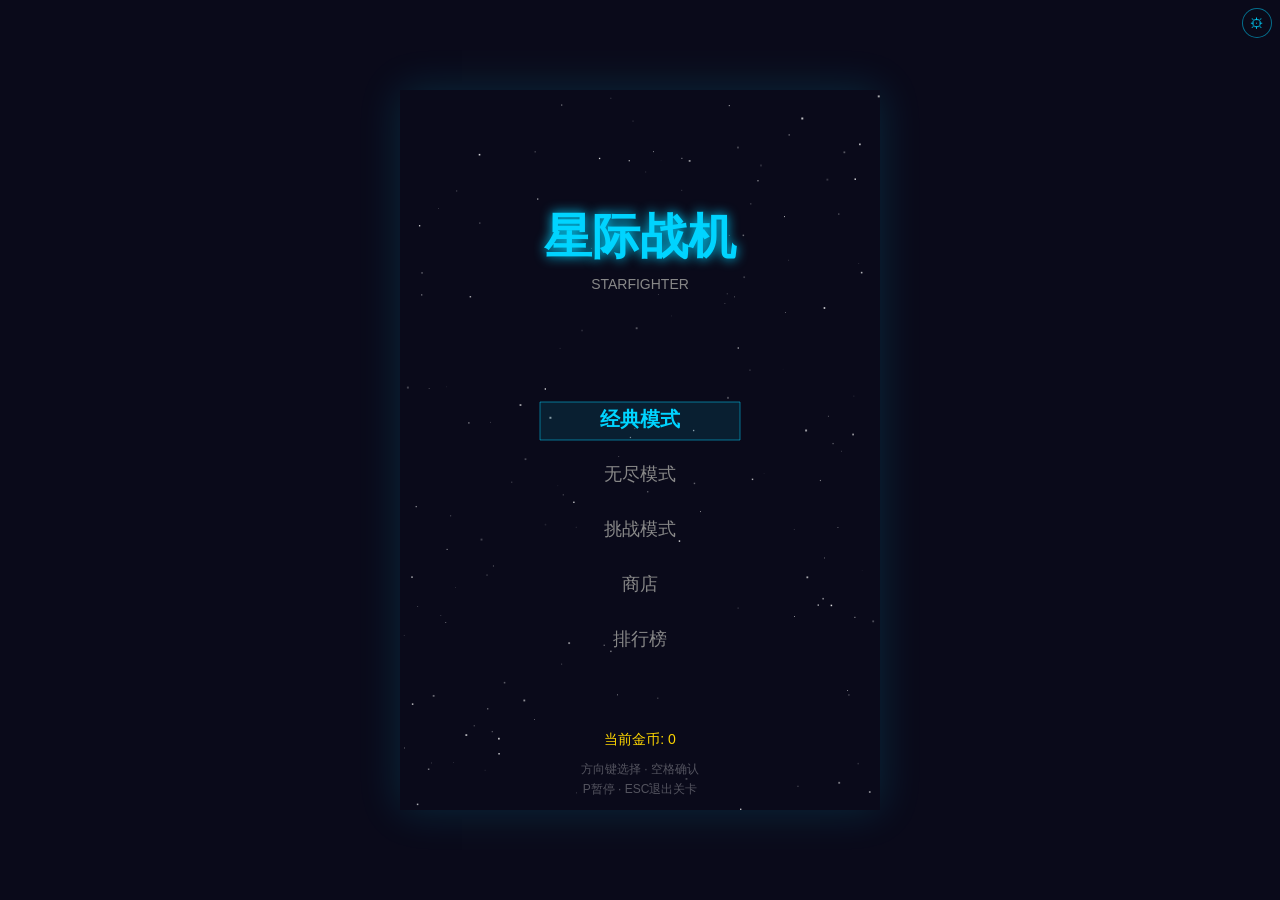
<file: 飞机大战.html>
<!DOCTYPE html>
<html lang="zh-CN">
<head>
<meta charset="UTF-8">
<meta name="viewport" content="width=device-width,initial-scale=1.0,maximum-scale=1.0,user-scalable=no">
<title>星际战机 - 飞机大战</title>
<style>
*{margin:0;padding:0;box-sizing:border-box}
html,body{width:100%;height:100%;overflow:hidden;background:#0A0A1A;font-family:sans-serif;-webkit-tap-highlight-color:transparent;user-select:none;touch-action:none}
#gc{position:relative;width:100vw;height:100vh;display:flex;justify-content:center;align-items:center}
#cv{display:block;background:#0A0A1A;box-shadow:0 0 40px rgba(0,212,255,0.15);cursor:pointer}
#dbg{position:fixed;top:8px;right:8px;background:rgba(10,10,26,0.9);border:1px solid rgba(0,212,255,0.5);border-radius:4px;padding:6px;color:#00D4FF;font-size:11px;z-index:100;display:none;max-width:200px}
#dbg button{display:block;width:100%;margin:2px 0;padding:3px;background:rgba(0,212,255,0.1);border:1px solid rgba(0,212,255,0.3);color:#00D4FF;border-radius:3px;cursor:pointer;font-size:11px}
#dbgBtn{position:fixed;top:8px;right:8px;width:30px;height:30px;background:rgba(10,10,26,0.8);border:1px solid rgba(0,212,255,0.5);border-radius:50%;color:#00D4FF;cursor:pointer;z-index:101;font-size:14px}
</style>
</head>
<body>
<div id="gc"><canvas id="cv"></canvas></div>
<button id="dbgBtn">⚙</button>
<div id="dbg">
<b>调试面板</b>
<button onclick="Dbg.w5()">满级武器</button>
<button onclick="Dbg.boss()">召唤BOSS</button>
<button onclick="Dbg.inv()">无敌模式</button>
<button onclick="Dbg.nlv()">下一关</button>
<button onclick="Dbg.sc()">+10000分</button>
<button onclick="Dbg.hp()">回满血</button>
</div>
<script>
'use strict';
var CW=480,CH=720;
var canvas=document.getElementById('cv');
canvas.width=CW;canvas.height=CH;
var ctx=canvas.getContext('2d');

// Game scenery is drawn by the existing star field.
function drawUserGameBackground() {}

// ===== 工具函数 =====
function clamp(v,a,b){return v<a?a:v>b?b:v}
function getShopItems(){
  return [
    {type:'plane',id:'fighter',price:0},
    {type:'plane',id:'assault',price:500},
    {type:'plane',id:'heavy',price:800},
    {type:'plane',id:'phantom',price:1200},
    {type:'item',id:'life',price:200},
    {type:'item',id:'shield',price:300},
    {type:'item',id:'weapon',price:500}
  ];
}
function rand(a,b){return a+Math.random()*(b-a)}
function dist2(x1,y1,x2,y2){var dx=x1-x2,dy=y1-y2;return dx*dx+dy*dy}

// ===== 飞机类型配置 =====
var PLANE_TYPES={
  fighter:{
    name:'先锋战机',icon:'▲',color:'#00D4FF',accent:'#0088CC',
    desc:'均衡型，标准武器',
    hp:3,speed:5,fireRate:12,
    skillName:'激光冲击',skillDesc:'发射穿透激光',
    skillCost:100,skillType:'laser',
    unlocked:true,price:0
  },
  assault:{
    name:'突击战机',icon:'◆',color:'#FF8800',accent:'#CC5500',
    desc:'高输出，散射武器',
    hp:2,speed:6,fireRate:8,
    skillName:'弹幕风暴',skillDesc:'全向弹幕覆盖',
    skillCost:100,skillType:'barrage',
    unlocked:false,price:500
  },
  heavy:{
    name:'重装战机',icon:'■',color:'#FFD700',accent:'#CC9900',
    desc:'高血量，护盾武器',
    hp:5,speed:3.5,fireRate:15,
    skillName:'钢铁壁垒',skillDesc:'临时无敌+回血',
    skillCost:100,skillType:'invincible',
    unlocked:false,price:800
  },
  phantom:{
    name:'幻影战机',icon:'✦',color:'#AA66FF',accent:'#6633CC',
    desc:'高速，追踪武器',
    hp:2,speed:7,fireRate:10,
    skillName:'时空减速',skillDesc:'减速敌人弹幕',
    skillCost:100,skillType:'timeslow',
    unlocked:false,price:1200
  }
};

// ===== 存档系统 =====
var SaveData={
  data:null,
  load:function(){
    try{
      this.data=JSON.parse(localStorage.getItem('starfighter_save')||'{}');
      if(!this.data.planes)this.data.planes={fighter:true,assault:false,heavy:false,phantom:false};
      if(!this.data.coins)this.data.coins=0;
      if(!this.data.level)this.data.level=1;
      if(!this.data.items)this.data.items={life:0,shield:0,weapon:0};
      if(!this.data.leaderboard)this.data.leaderboard=[];
    }catch(e){
      this.data={planes:{fighter:true,assault:false,heavy:false,phantom:false},coins:0,level:1,items:{life:0,shield:0,weapon:0},leaderboard:[]};
    }
    return this.data;
  },
  save:function(){
    try{localStorage.setItem('starfighter_save',JSON.stringify(this.data))}catch(e){}
  },
  unlockPlane:function(id){
    if(this.data.coins>=PLANE_TYPES[id].price){
      this.data.coins-=PLANE_TYPES[id].price;
      this.data.planes[id]=true;
      this.save();
      return true;
    }
    return false;
  },
  buyItem:function(id,price){
    if(this.data.coins>=price){
      this.data.coins-=price;
      this.data.items[id]=(this.data.items[id]||0)+1;
      this.save();
      return true;
    }
    return false;
  },
  addCoins:function(n){this.data.coins+=n;this.save()},
  addScore:function(score,level,plane,maxCombo){
    this.data.leaderboard.push({score:score,level:level,plane:plane,maxCombo:maxCombo,date:new Date().toLocaleDateString('zh-CN')});
    this.data.leaderboard.sort(function(a,b){return b.score-a.score});
    this.data.leaderboard=this.data.leaderboard.slice(0,10);
    this.save();
  }
};

// ===== 背景星空 =====
function Background(){
  this.layers=[];
  for(var i=0;i<3;i++){
    var layer={stars:[],speed:0.3+i*0.5,count:30+i*20,alpha:0.3+i*0.3};
    for(var j=0;j<layer.count;j++) layer.stars.push({x:rand(0,CW),y:rand(0,CH),s:rand(0.5,2),b:rand(0.3,1)});
    this.layers.push(layer);
  }
}
Background.prototype.update=function(){
  this.layers.forEach(function(l){
    l.stars.forEach(function(s){
      s.y+=l.speed;
      if(s.y>CH){s.y=-5;s.x=rand(0,CW)}
    });
  });
};
Background.prototype.draw=function(ctx){
  this.layers.forEach(function(l){
    ctx.save();
    ctx.globalAlpha=l.alpha;
    l.stars.forEach(function(s){
      ctx.fillStyle='rgba(255,255,255,'+s.b+')';
      ctx.fillRect(s.x,s.y,s.s,s.s);
    });
    ctx.restore();
  });
};

// ===== 粒子系统 =====
function Particles(){this.list=[];this.max=300}
Particles.prototype.explode=function(x,y,n,col){
  n=n||15;col=col||'#FF6600';
  for(var i=0;i<n&&this.list.length<this.max;i++){
    var a=rand(0,Math.PI*2),sp=rand(1,5);
    this.list.push({x:x,y:y,vx:Math.cos(a)*sp,vy:Math.sin(a)*sp,life:rand(20,45),maxLife:45,size:rand(1.5,4),col:col});
  }
};
Particles.prototype.bigExplode=function(x,y){
  var colors=['#FFD700','#FF6600','#FF0055','#FFF'];
  for(var i=0;i<40&&this.list.length<this.max;i++){
    var a=rand(0,Math.PI*2),sp=rand(2,7);
    this.list.push({x:x,y:y,vx:Math.cos(a)*sp,vy:Math.sin(a)*sp,life:rand(30,60),maxLife:60,size:rand(2,5),col:colors[i%4]});
  }
};
Particles.prototype.text=function(x,y,t){
  this.list.push({x:x,y:y,vx:0,vy:-1.5,life:30,maxLife:30,size:14,col:'#FFD700',text:t});
};
Particles.prototype.trail=function(x,y){
  if(this.list.length>=this.max)return;
  this.list.push({x:x+rand(-5,5),y:y+20,vx:rand(-0.3,0.3),vy:rand(1,2.5),life:12,maxLife:12,size:rand(1.5,3),col:'#00D4FF'});
};
Particles.prototype.update=function(){
  for(var i=this.list.length-1;i>=0;i--){
    var p=this.list[i];
    p.x+=p.vx;p.y+=p.vy;p.life--;
    if(p.life<=0)this.list.splice(i,1);
  }
};
Particles.prototype.draw=function(ctx){
  ctx.save();
  for(var i=0;i<this.list.length;i++){
    var p=this.list[i];
    var a=p.life/p.maxLife;
    ctx.globalAlpha=a;
    if(p.text){
      ctx.fillStyle=p.col;
      ctx.font='bold '+p.size+'px sans-serif';
      ctx.textAlign='center';
      ctx.fillText(p.text,p.x,p.y);
    }else{
      ctx.fillStyle=p.col;
      ctx.shadowColor=p.col;
      ctx.shadowBlur=6;
      ctx.beginPath();
      ctx.arc(p.x,p.y,p.size,0,Math.PI*2);
      ctx.fill();
    }
  }
  ctx.globalAlpha=1;ctx.shadowBlur=0;
  ctx.restore();
};
Particles.prototype.clear=function(){this.list=[]};

// ===== 玩家 =====
function Player(planeId){
  this.planeId=planeId||'fighter';
  var cfg=PLANE_TYPES[this.planeId];
  this.x=CW/2;this.y=CH-80;
  this.w=40;this.h=40;this.r=18;
  this.speed=cfg.speed;
  this.hp=cfg.hp;this.maxHp=cfg.hp;
  this.weaponLv=1;
  this.fireCD=0;
  this.invincible=false;this.invTimer=0;
  this.dead=false;this.respawnTimer=0;
  this.shield=false;this.shieldHp=0;
  this.bombs=0;
  this.blink=false;this.hitFlash=0;
  this.engineGlow=0;
  this.color=cfg.color;this.accent=cfg.accent;
  this.energy=0;this.maxEnergy=100;
  this.skillActive=false;this.skillTimer=0;
  this.slowTimer=0;
  this.lives=1;
  this.permanentDead=false;
}
Player.prototype.addEnergy=function(n){this.energy=Math.min(this.maxEnergy,this.energy+n)};
Player.prototype.canUseSkill=function(){return this.energy>=this.maxEnergy};
Player.prototype.useSkill=function(){
  if(!this.canUseSkill())return null;
  this.energy=0;
  var cfg=PLANE_TYPES[this.planeId];
  this.skillActive=true;this.skillTimer=180;
  return cfg.skillType;
};
Player.prototype.update=function(){
  if(this.skillTimer>0){this.skillTimer--;if(this.skillTimer<=0)this.skillActive=false}
  if(this.slowTimer>0)this.slowTimer--;
  if(this.dead){
    this.respawnTimer--;
    if(this.respawnTimer<=0){
      if(this.lives>0){
        this.lives--;
        this.dead=false;
        this.x=CW/2;this.y=CH-80;
        this.hp=this.maxHp;
        this.invincible=true;this.invTimer=120;
      }else{
        this.permanentDead=true;
      }
    }
    return;
  }
  if(this.invincible){
    this.invTimer--;
    this.blink=Math.floor(this.invTimer/4)%2===0;
    if(this.invTimer<=0){this.invincible=false;this.blink=false}
  }
  if(this.fireCD>0)this.fireCD--;
  if(this.hitFlash>0)this.hitFlash--;
  this.engineGlow=(this.engineGlow+0.1)%(Math.PI*2);
};
Player.prototype.move=function(dx,dy){
  if(this.dead)return;
  var spd=this.speed*(this.slowTimer>0?0.5:1);
  this.x=clamp(this.x+dx*spd,this.w/2,CW-this.w/2);
  this.y=clamp(this.y+dy*spd,this.h/2,CH-this.h/2);
};
Player.prototype.fire=function(){
  if(this.dead||this.fireCD>0)return null;
  var cfg=PLANE_TYPES[this.planeId];
  this.fireCD=cfg.fireRate;
  var spd=10,dmg=1;
  var bs=[];
  if(this.planeId==='fighter'){
    if(this.weaponLv===1)bs.push(mkBullet(this.x,this.y-20,0,-1,spd,dmg));
    else if(this.weaponLv===2){bs.push(mkBullet(this.x-8,this.y-20,0,-1,spd,dmg));bs.push(mkBullet(this.x+8,this.y-20,0,-1,spd,dmg))}
    else if(this.weaponLv===3){bs.push(mkBullet(this.x,this.y-20,0,-1,spd,dmg));bs.push(mkBullet(this.x-8,this.y-15,-0.15,-1,spd,dmg));bs.push(mkBullet(this.x+8,this.y-15,0.15,-1,spd,dmg))}
    else if(this.weaponLv===4){for(var i=-2;i<=2;i++)bs.push(mkBullet(this.x,this.y-20,i*0.12,-1,spd,dmg))}
    else if(this.weaponLv===5){var b=mkBullet(this.x,this.y-20,0,-1,15,3);b.pen=true;b.w=10;bs.push(b)}
  }else if(this.planeId==='assault'){
    var w=this.weaponLv;
    for(var i=-Math.min(w,3);i<=Math.min(w,3);i++){
      var a=i*0.2;
      bs.push(mkBullet(this.x,this.y-20,Math.sin(a),-Math.cos(a),11,1));
    }
    if(this.weaponLv>=3){bs.push(mkBullet(this.x-15,this.y-10,-0.3,-1,10,1));bs.push(mkBullet(this.x+15,this.y-10,0.3,-1,10,1))}
  }else if(this.planeId==='heavy'){
    bs.push(mkBullet(this.x,this.y-20,0,-1,8,2));
    if(this.weaponLv>=2){bs.push(mkBullet(this.x-10,this.y-20,0,-1,8,2));bs.push(mkBullet(this.x+10,this.y-20,0,-1,8,2))}
    if(this.weaponLv>=4){bs.push(mkBullet(this.x-5,this.y-15,-0.1,-1,9,1));bs.push(mkBullet(this.x+5,this.y-15,0.1,-1,9,1))}
  }else if(this.planeId==='phantom'){
    var hb=mkBullet(this.x,this.y-20,0,-1,12,1);hb.homing=true;bs.push(hb);
    if(this.weaponLv>=2){var hb2=mkBullet(this.x-10,this.y-18,0,-1,12,1);hb2.homing=true;bs.push(hb2);var hb3=mkBullet(this.x+10,this.y-18,0,-1,12,1);hb3.homing=true;bs.push(hb3)}
    if(this.weaponLv>=4){bs.push(mkBullet(this.x-20,this.y-10,-0.3,-1,10,1));bs.push(mkBullet(this.x+20,this.y-10,0.3,-1,10,1))}
  }
  return bs;
};
function mkBullet(x,y,dx,dy,spd,dmg){
  var l=Math.sqrt(dx*dx+dy*dy)||1;
  return{x:x,y:y,w:6,h:14,vx:dx/l*spd,vy:dy/l*spd,dmg:dmg,pen:false,life:120,active:true,homing:false,tgt:null};
}
Player.prototype.hit=function(d){
  if(this.invincible||this.dead)return false;
  if(this.skillActive&&this.planeId==='heavy'){return false}
  if(this.shield){
    this.shieldHp-=d;
    if(this.shieldHp<=0){this.shield=false;this.shieldHp=0}
    return false;
  }
  this.hp-=d;
  this.hitFlash=8;
  this.invincible=true;this.invTimer=60;
  if(this.weaponLv>1)this.weaponLv--;
  if(this.hp<=0){this.hp=0;this.dead=true;this.respawnTimer=60;return true}
  return false;
};
Player.prototype.draw=function(ctx){
  if(this.dead)return;
  if(this.invincible&&this.blink)return;
  var c=PLANE_TYPES[this.planeId];
  ctx.save();
  ctx.translate(this.x,this.y);
  var g=(Math.sin(this.engineGlow)*0.5+0.5);
  var gr=ctx.createRadialGradient(0,18,2,0,18,14);
  gr.addColorStop(0,c.color);gr.addColorStop(1,'rgba(0,0,0,0)');
  ctx.fillStyle=gr;ctx.fillRect(-8,14,16,18);
  ctx.beginPath();
  ctx.moveTo(0,-22);ctx.lineTo(-20,18);ctx.lineTo(-10,14);
  ctx.lineTo(0,18);ctx.lineTo(10,14);ctx.lineTo(20,18);
  ctx.closePath();
  var bg=ctx.createLinearGradient(0,-22,0,18);
  bg.addColorStop(0,c.color);bg.addColorStop(0.5,c.accent);bg.addColorStop(1,'#0A0A1A');
  ctx.fillStyle=bg;ctx.fill();
  ctx.strokeStyle=c.color;ctx.lineWidth=1.5;ctx.stroke();
  ctx.beginPath();ctx.ellipse(0,-6,5,8,0,0,Math.PI*2);
  ctx.fillStyle=c.color+'66';ctx.fill();
  if(this.shield||(this.skillActive&&this.planeId==='heavy')){
    ctx.beginPath();ctx.arc(0,0,this.r+8,0,Math.PI*2);
    ctx.strokeStyle='rgba(0,255,136,'+(0.4+Math.sin(Date.now()*0.005)*0.3)+')';
    ctx.lineWidth=2;ctx.stroke();
  }
  if(this.hitFlash>0){
    ctx.fillStyle='rgba(255,255,255,'+(this.hitFlash/8)+')';
    ctx.fillRect(-20,-22,40,40);
  }
  if(this.skillActive&&this.planeId==='phantom'){
    ctx.fillStyle='rgba(170,102,255,'+(0.3+Math.sin(Date.now()*0.01)*0.2)+')';
    ctx.beginPath();ctx.arc(0,0,this.r+20,0,Math.PI*2);ctx.fill();
  }
  ctx.restore();
};

// ===== 敌人 =====
var ENEMY_TYPES={
  normal:{w:30,h:30,r:14,hp:1,spd:2,score:100,color:'#FF4444'},
  fast:{w:26,h:26,r:12,hp:1,spd:4,score:150,color:'#FF8800'},
  formation:{w:28,h:28,r:13,hp:1,spd:1.5,score:200,color:'#FF44FF'},
  kamikaze:{w:32,h:32,r:15,hp:1,spd:3.5,score:300,color:'#FF0000'},
  elite:{w:40,h:40,r:18,hp:4,spd:1.2,score:500,color:'#FFAA00',shoot:true,fireRate:60}
};
function Enemy(type){
  var c=ENEMY_TYPES[type]||ENEMY_TYPES.normal;
  this.type=type;
  this.w=c.w;this.h=c.h;this.r=c.r;
  this.hp=c.hp;this.maxHp=c.hp;
  this.speed=c.spd;this.score=c.score;this.color=c.color;
  this.canShoot=c.shoot||false;
  this.fireRate=c.fireRate||0;
  this.shootTimer=rand(0,this.fireRate||30);
  this.x=rand(this.w,CW-this.w);
  this.y=-this.h;
  this.active=true;
  this.hitFlash=0;
  this.phase=0;
}
Enemy.prototype.update=function(player,slowFactor){
  if(!this.active)return;
  this.phase+=0.02;
  if(this.hitFlash>0)this.hitFlash--;
  // 移动模式
  var s=this.speed*(slowFactor||1);
  switch(this.type){
    case'normal':case'fast':this.y+=s;break;
    case'formation':this.y+=s;this.x+=Math.sin(this.phase)*1.5;break;
    case'kamikaze':
      var dx=player.x-this.x,dy=player.y-this.y,d=Math.sqrt(dx*dx+dy*dy);
      if(d>0){this.x+=dx/d*s*0.8;this.y+=dy/d*s*0.8}
      break;
    case'elite':this.y+=s;this.x+=Math.sin(this.phase)*1.5;break;
    default:this.y+=s;
  }
  if(this.y>CH+50)this.active=false;
  if(this.canShoot){
    this.shootTimer--;
    if(this.shootTimer<=0){this.shootTimer=this.fireRate;return'shoot'}
  }
  return null;
};
Enemy.prototype.hit=function(d){
  this.hp-=d;this.hitFlash=5;
  if(this.hp<=0){this.active=false;return true}
  return false;
};
Enemy.prototype.draw=function(ctx){
  if(!this.active)return;
  ctx.save();
  ctx.translate(this.x,this.y);
  ctx.beginPath();
  ctx.moveTo(0,this.h/2);ctx.lineTo(-this.w/2,-this.h/2);ctx.lineTo(this.w/2,-this.h/2);
  ctx.closePath();
  ctx.fillStyle=this.hitFlash>0?'#FFF':this.color;
  ctx.fill();
  ctx.strokeStyle='rgba(255,255,255,0.3)';ctx.lineWidth=1;ctx.stroke();
  if(this.type==='elite'){
    ctx.beginPath();ctx.arc(0,0,5,0,Math.PI*2);
    ctx.fillStyle='rgba(255,255,255,0.6)';ctx.fill();
  }
  ctx.restore();
};

// ===== BOSS TYPES =====
var BOSS_TYPES=[
  {name:'侦察舰',color:'#FF0055',accent:'#FFD700',shape:'triangle',size:1.0,speed:0.5,attack:'fan',interval:120,hpMul:1.0,score:5000},
  {name:'歼击者',color:'#FF8800',accent:'#FFCC00',shape:'diamond',size:1.05,speed:0.6,attack:'spread',interval:100,hpMul:1.2,score:6000},
  {name:'环形堡垒',color:'#AA66FF',accent:'#DD99FF',shape:'circle',size:1.15,speed:0.4,attack:'ring',interval:90,hpMul:1.4,score:7000},
  {name:'猎手',color:'#00CC66',accent:'#66FF99',shape:'arrow',size:1.1,speed:0.7,attack:'track',interval:110,hpMul:1.3,score:8000},
  {name:'蜂巢母舰',color:'#0088FF',accent:'#66CCFF',shape:'hexagon',size:1.2,speed:0.45,attack:'split',interval:95,hpMul:1.6,score:10000},
  {name:'灼焰领主',color:'#FF3300',accent:'#FFAA00',shape:'star',size:1.25,speed:0.55,attack:'laser',interval:80,hpMul:1.8,score:12000},
  {name:'死亡使者',color:'#CC0033',accent:'#FF6666',shape:'skull',size:1.3,speed:0.6,attack:'storm',interval:70,hpMul:2.0,score:15000},
  {name:'星际霸主',color:'#660066',accent:'#FFD700',shape:'fortress',size:1.4,speed:0.35,attack:'chaos',interval:60,hpMul:2.5,score:20000}
];
// ===== BOSS =====
function Boss(level){
  var typeIdx=Math.min(level-1,BOSS_TYPES.length-1);
  var t=BOSS_TYPES[typeIdx];
  this.typeIdx=typeIdx;
  this.type=t;
  this.w=110*t.size;this.h=90*t.size;this.r=45*t.size;
  this.maxHp=Math.floor((50+level*30)*t.hpMul);
  this.hp=this.maxHp;
  this.speed=t.speed;
  this.score=t.score;
  this.x=CW/2;this.y=-this.h;
  this.active=true;
  this.entering=true;
  this.enterTarget=100;
  this.phase=1;
  this.phaseThresholds=[0.66,0.33];
  this.phaseTransition=0;
  this.attackTimer=0;
  this.attackInterval=t.interval;
  this.attackPattern=t.attack;
  this.moveDir=1;
  this.hitFlash=0;
  this.mTime=0;
  this.name=t.name;
  this.color=t.color;
  this.accent=t.accent;
  this.shape=t.shape;
}
Boss.prototype.update=function(slowFactor){
  if(!this.active)return;
  if(this.hitFlash>0)this.hitFlash--;
  var sf=slowFactor||1;
  if(this.entering){
    this.y+=1.5*sf;
    if(this.y>=this.enterTarget){this.y=this.enterTarget;this.entering=false}
    return false;
  }
  if(this.phaseTransition>0){this.phaseTransition--;return false}
  this.mTime+=0.01;
  this.x+=this.moveDir*this.speed*sf;
  if(this.x>CW-this.w/2)this.moveDir=-1;
  else if(this.x<this.w/2)this.moveDir=1;
  this.attackTimer--;
  if(this.attackTimer<=0){this.attackTimer=this.attackInterval;return'shoot'}
  return null;
};
Boss.prototype.checkPhase=function(){
  var ratio=this.hp/this.maxHp;
  var np=1;
  if(ratio<=this.phaseThresholds[1])np=3;
  else if(ratio<=this.phaseThresholds[0])np=2;
  if(np!==this.phase){
    this.phase=np;
    this.phaseTransition=60;
    var basePat=this.type.attack;
    if(np===2){
      this.attackInterval=Math.floor(this.type.interval*0.7);
      var altPats=['spread','ring','storm','chaos','split','laser'];
      var idx=(this.typeIdx+1)%altPats.length;
      this.attackPattern=altPats[idx];
    }else if(np===3){
      this.attackInterval=Math.floor(this.type.interval*0.4);
      var finalPats=['allout','chaos','storm','chaos','storm','chaos','storm','chaos'];
      this.attackPattern=finalPats[this.typeIdx];
    }
    return true;
  }
  return false;
};
Boss.prototype.hit=function(d){
  this.hp-=d;this.hitFlash=5;
  if(this.hp<=0){this.active=false;return true}
  return false;
};
Boss.prototype.draw=function(ctx){
  if(!this.active)return;
  ctx.save();
  ctx.translate(this.x,this.y);
  var c=this.hitFlash>0?'#FFF':this.color;
  var a=this.accent;
  ctx.strokeStyle=a;ctx.lineWidth=2;
  ctx.fillStyle=c;
  var w=this.w,h=this.h;
  switch(this.shape){
    case 'triangle':
      ctx.beginPath();
      ctx.moveTo(0,-h/2);ctx.lineTo(-w/2,h/3);ctx.lineTo(-w/4,h/2);
      ctx.lineTo(w/4,h/2);ctx.lineTo(w/2,h/3);ctx.closePath();
      ctx.fill();ctx.stroke();
      ctx.beginPath();ctx.arc(0,0,14,0,Math.PI*2);
      ctx.fillStyle='rgba(255,215,0,0.6)';ctx.fill();
      break;
    case 'diamond':
      ctx.beginPath();
      ctx.moveTo(0,-h/2);ctx.lineTo(w/2,0);ctx.lineTo(0,h/2);ctx.lineTo(-w/2,0);
      ctx.closePath();ctx.fill();ctx.stroke();
      ctx.beginPath();ctx.arc(0,0,16,0,Math.PI*2);
      ctx.fillStyle='rgba(255,204,0,0.7)';ctx.fill();
      ctx.fillStyle='rgba(255,255,255,0.5)';
      ctx.beginPath();ctx.arc(-8,-4,5,0,Math.PI*2);ctx.fill();
      ctx.beginPath();ctx.arc(8,-4,5,0,Math.PI*2);ctx.fill();
      break;
    case 'circle':
      ctx.beginPath();ctx.arc(0,0,w/2,0,Math.PI*2);ctx.fill();ctx.stroke();
      ctx.beginPath();ctx.arc(0,0,w/3,0,Math.PI*2);
      ctx.fillStyle='rgba(221,153,255,0.5)';ctx.fill();
      ctx.beginPath();ctx.arc(0,0,16,0,Math.PI*2);
      ctx.fillStyle='rgba(255,215,0,0.8)';ctx.fill();
      for(var i=0;i<6;i++){
        var ang=Math.PI*2*i/6+this.mTime;
        ctx.beginPath();ctx.arc(Math.cos(ang)*w/2.2,Math.sin(ang)*w/2.2,6,0,Math.PI*2);
        ctx.fillStyle=a;ctx.fill();
      }
      break;
    case 'arrow':
      ctx.beginPath();
      ctx.moveTo(0,-h/2);ctx.lineTo(w/2,0);ctx.lineTo(w/4,h/3);
      ctx.lineTo(w/4,h/2);ctx.lineTo(-w/4,h/2);ctx.lineTo(-w/4,h/3);
      ctx.lineTo(-w/2,0);ctx.closePath();
      ctx.fill();ctx.stroke();
      ctx.beginPath();ctx.moveTo(-w/3,0);ctx.lineTo(0,-h/3);ctx.lineTo(w/3,0);
      ctx.fillStyle='rgba(102,255,153,0.6)';ctx.fill();
      ctx.beginPath();ctx.arc(0,0,10,0,Math.PI*2);
      ctx.fillStyle='#FFD700';ctx.fill();
      break;
    case 'hexagon':
      ctx.beginPath();
      for(var i=0;i<6;i++){
        var ha=Math.PI/3*i-Math.PI/2;
        var hx=Math.cos(ha)*w/2,hy=Math.sin(ha)*h/2;
        if(i===0)ctx.moveTo(hx,hy);else ctx.lineTo(hx,hy);
      }
      ctx.closePath();ctx.fill();ctx.stroke();
      ctx.beginPath();
      for(var j=0;j<6;j++){
        var ha2=Math.PI/3*j-Math.PI/2;
        var hx2=Math.cos(ha2)*w/3.5,hy2=Math.sin(ha2)*h/3.5;
        if(j===0)ctx.moveTo(hx2,hy2);else ctx.lineTo(hx2,hy2);
      }
      ctx.closePath();
      ctx.fillStyle='rgba(102,204,255,0.5)';ctx.fill();
      ctx.beginPath();ctx.arc(0,0,12,0,Math.PI*2);
      ctx.fillStyle='rgba(255,215,0,0.8)';ctx.fill();
      break;
    case 'star':
      ctx.beginPath();
      for(var i=0;i<10;i++){
        var sa=Math.PI*2*i/10-Math.PI/2;
        var sr=i%2===0?w/2:w/4;
        var sx=Math.cos(sa)*sr,sy=Math.sin(sa)*sr;
        if(i===0)ctx.moveTo(sx,sy);else ctx.lineTo(sx,sy);
      }
      ctx.closePath();ctx.fill();ctx.stroke();
      ctx.beginPath();ctx.arc(0,0,14,0,Math.PI*2);
      ctx.fillStyle='rgba(255,170,0,0.9)';ctx.fill();
      ctx.fillStyle='#FFF';
      ctx.font='bold 14px sans-serif';ctx.textAlign='center';ctx.textBaseline='middle';
      ctx.fillText('🔥',0,1);
      break;
    case 'skull':
      ctx.beginPath();ctx.arc(0,-5,w/2.2,Math.PI,0);
      ctx.lineTo(w/2,h/3);ctx.lineTo(-w/2,h/3);ctx.closePath();
      ctx.fill();ctx.stroke();
      ctx.beginPath();ctx.arc(-12,-5,8,0,Math.PI*2);
      ctx.fillStyle='#000';ctx.fill();
      ctx.beginPath();ctx.arc(12,-5,8,0,Math.PI*2);
      ctx.fill();
      ctx.fillStyle='#FFF';
      ctx.beginPath();ctx.arc(-12,-5,4,0,Math.PI*2);ctx.fill();
      ctx.beginPath();ctx.arc(12,-5,4,0,Math.PI*2);ctx.fill();
      ctx.fillStyle='#000';
      ctx.fillRect(-3,5,6,10);
      ctx.fillRect(-15,5,4,8);
      ctx.fillRect(11,5,4,8);
      break;
    case 'fortress':
      ctx.beginPath();
      ctx.moveTo(-w/2,-h/3);ctx.lineTo(-w/3,-h/2);ctx.lineTo(w/3,-h/2);
      ctx.lineTo(w/2,-h/3);ctx.lineTo(w/2,h/2);ctx.lineTo(-w/2,h/2);
      ctx.closePath();ctx.fill();ctx.stroke();
      ctx.fillStyle=a;
      ctx.fillRect(-w/2-6,-h/4,6,h/2);
      ctx.fillRect(w/2,-h/4,6,h/2);
      ctx.fillRect(-w/3,-h/2-8,w/1.5,8);
      ctx.fillStyle=c;
      ctx.beginPath();
      ctx.moveTo(0,-h/2-8);ctx.lineTo(-8,-h/2-20);ctx.lineTo(8,-h/2-20);
      ctx.closePath();ctx.fill();
      ctx.beginPath();ctx.arc(0,0,18,0,Math.PI*2);
      ctx.fillStyle='rgba(255,215,0,0.9)';ctx.fill();
      ctx.fillStyle='#FFF';
      ctx.font='bold 10px sans-serif';ctx.textAlign='center';ctx.textBaseline='middle';
      ctx.fillText('⚔',0,1);
      var t1=this.mTime;
      ctx.fillStyle='rgba(255,255,255,'+(0.3+Math.sin(t1*5)*0.3)+')';
      ctx.beginPath();ctx.arc(-25,0,5,0,Math.PI*2);ctx.fill();
      ctx.beginPath();ctx.arc(25,0,5,0,Math.PI*2);ctx.fill();
      break;
  }
  // 血条
  var r=this.hp/this.maxHp;
  var barW=Math.max(80,this.w*0.8);
  ctx.fillStyle='rgba(0,0,0,0.6)';
  ctx.fillRect(-barW/2,-this.h/2-18,barW,7);
  ctx.strokeStyle='rgba(255,255,255,0.3)';ctx.lineWidth=1;
  ctx.strokeRect(-barW/2,-this.h/2-18,barW,7);
  ctx.fillStyle=r>0.5?'#00FF88':r>0.25?'#FFAA00':'#FF0055';
  ctx.fillRect(-barW/2+1,-this.h/2-17,(barW-2)*r,5);
  // Boss 名称
  ctx.fillStyle='#FFF';ctx.font='bold 11px sans-serif';ctx.textAlign='center';
  ctx.fillText(this.name,0,-this.h/2-24);
  if(this.phaseTransition>0){
    ctx.strokeStyle='rgba(255,215,0,'+(Math.random()*0.5+0.5)+')';
    ctx.lineWidth=3;
    ctx.beginPath();ctx.arc(0,0,this.w/2+10+Math.random()*10,0,Math.PI*2);ctx.stroke();
  }
  ctx.restore();
};

// ===== 子弹管理 =====
function Bullets(){this.player=[];this.enemy=[];this.maxP=50;this.maxE=150}
Bullets.prototype.addPlayer=function(b){if(this.player.length<this.maxP){b.active=true;this.player.push(b)}};
Bullets.prototype.addEnemy=function(b){if(this.enemy.length<this.maxE){b.active=true;this.enemy.push(b)}};
Bullets.prototype.update=function(slowFactor){
  var sf=slowFactor||1;
  for(var i=this.player.length-1;i>=0;i--){
    var b=this.player[i];
    b.x+=b.vx;b.y+=b.vy;b.life--;
    if(b.life<=0||b.y<-20||b.y>CH+20||b.x<-20||b.x>CW+20||!b.active)this.player.splice(i,1);
  }
  for(var j=this.enemy.length-1;j>=0;j--){
    var e=this.enemy[j];
    e.x+=e.vx*sf;e.y+=e.vy*sf;e.life--;
    if(e.life<=0||e.y>CH+20||e.y<-20||e.x<-20||e.x>CW+20||!e.active)this.enemy.splice(j,1);
  }
};
Bullets.prototype.draw=function(ctx){
  // 玩家子弹
  ctx.save();
  ctx.shadowColor='#00D4FF';ctx.shadowBlur=8;
  ctx.fillStyle='#00D4FF';
  for(var i=0;i<this.player.length;i++){
    var b=this.player[i];
    if(!b.active)continue;
    ctx.fillRect(b.x-b.w/2,b.y-b.h/2,b.w,b.h);
  }
  // 敌人子弹
  ctx.shadowColor='#FF4444';ctx.shadowBlur=6;
  ctx.fillStyle='#FF4444';
  for(var j=0;j<this.enemy.length;j++){
    var e=this.enemy[j];
    if(!e.active)continue;
    ctx.beginPath();ctx.arc(e.x,e.y,4,0,Math.PI*2);ctx.fill();
  }
  ctx.shadowBlur=0;
  ctx.restore();
};
Bullets.prototype.clear=function(){this.player=[];this.enemy=[]};

// ===== 碰撞检测 =====
var Collide={
  rectCircle:function(rx,ry,rw,rh,cx,cy,cr){
    var nx=clamp(cx,rx,rx+rw),ny=clamp(cy,ry,ry+rh);
    return dist2(cx,cy,nx,ny)<cr*cr;
  },
  circleCircle:function(x1,y1,r1,x2,y2,r2){
    return dist2(x1,y1,x2,y2)<(r1+r2)*(r1+r2);
  }
};

// ===== 道具系统 =====
var POWERUP_TYPES={
  weapon:{label:'P',color:'#00D4FF',chance:0.20},
  shield:{label:'S',color:'#00FF88',chance:0.08},
  bomb:{label:'B',color:'#FFD700',chance:0.05},
  health:{label:'+',color:'#FF3366',chance:0.10},
  score:{label:'★',color:'#FFD700',chance:0.20},
  speed:{label:'⚡',color:'#00D4FF',chance:0.07}
};
function Powerups(){this.list=[];this.max=10}
Powerups.prototype.spawn=function(x,y){
  if(this.list.length>=this.max)return;
  var r=Math.random(),c=0,type=null;
  for(var k in POWERUP_TYPES){c+=POWERUP_TYPES[k].chance;if(r<=c){type=k;break}}
  if(!type)return;
  this.list.push({type:type,x:x,y:y,vy:1,life:300,timer:0,active:true});
};
Powerups.prototype.update=function(player){
  for(var i=this.list.length-1;i>=0;i--){
    var p=this.list[i];
    p.y+=p.vy;p.x+=Math.sin(p.timer*0.05)*0.3;p.timer++;p.life--;
    if(p.life<=0||p.y>CH+20){this.list.splice(i,1);continue}
    if(!player.dead&&Collide.circleCircle(p.x,p.y,12,player.x,player.y,player.r)){
      this.applyPowerup(p.type,player);
      this.list.splice(i,1);
    }
  }
};
Powerups.prototype.applyPowerup=function(type,p){
  switch(type){
    case'weapon':if(p.weaponLv<5)p.weaponLv++;game.particles.text(p.x,p.y-25,'武器升级!');break;
    case'shield':p.shield=true;p.shieldHp=3;game.particles.text(p.x,p.y-25,'护盾!');break;
    case'bomb':p.bombs++;game.particles.text(p.x,p.y-25,'+炸弹');break;
    case'health':if(p.hp<p.maxHp){p.hp++;game.particles.text(p.x,p.y-25,'+生命')}break;
    case'score':game.score+=500;game.particles.text(p.x,p.y-25,'+500');break;
    case'speed':game.particles.text(p.x,p.y-25,'加速!');break;
  }
};
Powerups.prototype.draw=function(ctx){
  for(var i=0;i<this.list.length;i++){
    var p=this.list[i];
    if(p.life<60&&Math.floor(p.life/5)%2===0)continue;
    var c=POWERUP_TYPES[p.type];
    ctx.save();
    ctx.fillStyle='rgba(0,0,0,0.6)';
    ctx.strokeStyle=c.color;ctx.lineWidth=2;
    ctx.shadowColor=c.color;ctx.shadowBlur=10;
    ctx.beginPath();ctx.arc(p.x,p.y,11,0,Math.PI*2);ctx.fill();ctx.stroke();
    ctx.shadowBlur=0;
    ctx.fillStyle=c.color;
    ctx.font='bold 12px sans-serif';
    ctx.textAlign='center';ctx.textBaseline='middle';
    ctx.fillText(c.label,p.x,p.y);
    ctx.restore();
  }
};
Powerups.prototype.clear=function(){this.list=[]};

// ===== 游戏主对象 =====
var game={
  scene:'menu', // menu, playing, gameover, leaderboard
  player:null,
  enemies:[],
  boss:null,
  bullets:new Bullets(),
  powerups:new Powerups(),
  particles:new Particles(),
  bg:new Background(),
  score:0,combo:0,maxCombo:0,comboTimer:0,
  level:1,wave:0,waveEnemies:0,waveTarget:0,
  spawnCD:0,bossSpawned:false,
  difficulty:1,
  menuSelect:0,
  selectedPlane:'fighter',
  planeSelectIdx:0,
  shopSelectIdx:0,
  shopHover:-1,
  earnedCoins:0,
  slowTimer:0,
  gameOverTimer:0,
  paused:false,
  mode:'campaign',
  challengeTime:0,
  keys:{},
  init:function(){
    SaveData.load();
    this.bindInput();
    this.loop();
  },
  bindInput:function(){
    var self=this;
    window.addEventListener('keydown',function(e){
      self.keys[e.key]=true;
      if(e.key===' '){e.preventDefault();
        if(self.scene==='playing'&&self.player&&self.player.bombs>0){
          self.player.bombs--;
          self.particles.bigExplode(self.player.x,self.player.y);
          for(var i=0;i<self.enemies.length;i++){
            if(self.enemies[i].active){
              self.bullets.addEnemy({x:self.enemies[i].x,y:self.enemies[i].y,vx:0,vy:-1,life:10,active:true});
              self.enemies[i].hp=0;self.enemies[i].active=false;
              self.particles.explode(self.enemies[i].x,self.enemies[i].y,10,self.enemies[i].color);
              self.score+=self.enemies[i].score;
            }
          }
          if(self.boss&&self.boss.active)self.boss.hp-=20;
        }
      }
      if(e.key==='Shift'){
        e.preventDefault();
        if(self.scene==='playing'&&self.player&&self.player.canUseSkill()){
          var st=self.player.useSkill();
          if(st==='laser'){
            var lb=mkBullet(self.player.x,self.player.y-30,0,-1,20,20);
            lb.pen=true;lb.w=20;lb.h=40;lb.life=60;
            self.bullets.addPlayer(lb);
            self.particles.bigExplode(self.player.x,self.player.y-30);
          }else if(st==='barrage'){
            for(var bi=0;bi<16;bi++){
              var ba=Math.PI*2*bi/16;
              self.bullets.addPlayer(mkBullet(self.player.x,self.player.y,Math.cos(ba),Math.sin(ba),8,2));
            }
            self.particles.bigExplode(self.player.x,self.player.y);
          }else if(st==='invincible'){
            self.player.invincible=true;self.player.invTimer=180;
            self.player.hp=self.player.maxHp;
            self.particles.text(self.player.x,self.player.y-30,'无敌!');
          }else if(st==='timeslow'){
            self.slowTimer=180;
            self.particles.text(CW/2,100,'时空减速!');
          }
        }
      }
      if(e.key==='Escape'){
        if(self.scene==='playing'){
          if(self.paused){
            saveScore(self.score,self.level,self.mode,self.maxCombo);
            SaveData.addCoins(self.earnedCoins);
            self.particles.text(CW/2,CH/2,'获得 '+self.earnedCoins+' 金币');
            self.paused=false;
            self.scene='planeSelect';
          }else{
            saveScore(self.score,self.level,self.mode,self.maxCombo);
            SaveData.addCoins(self.earnedCoins);
            self.particles.text(CW/2,CH/2-40,'获得 '+self.earnedCoins+' 金币');
            self.scene='planeSelect';
          }
        }
        else if(self.scene==='leaderboard'||self.scene==='gameover'||self.scene==='planeSelect'||self.scene==='shop')self.scene='menu';
      }
      if(e.key==='p'||e.key==='P'){
        if(self.scene==='playing')self.paused=!self.paused;
      }
      // 调试快捷键
      if(self.scene==='playing'){
        if(e.key==='F1'){e.preventDefault();if(self.player)self.player.weaponLv=5}
        if(e.key==='F2'){e.preventDefault();self.spawnBoss()}
        if(e.key==='F3'){e.preventDefault();if(self.player){self.player.invincible=false;self.player.invTimer=99999}}
        if(e.key==='F4'){e.preventDefault();self.level++;self.setupLevel()}
      }
      // 菜单导航
      if(self.scene==='menu'){
        if(e.key==='ArrowUp'||e.key==='w'||e.key==='W')self.menuSelect=(self.menuSelect+4)%5;
        if(e.key==='ArrowDown'||e.key==='s'||e.key==='S')self.menuSelect=(self.menuSelect+1)%5;
        if(e.key===' '||e.key==='Enter')self.startGame(['campaign','endless','challenge','shop','leaderboard'][self.menuSelect]);
      }
      // 飞机选择导航
      if(self.scene==='planeSelect'){
        var pids=['fighter','assault','heavy','phantom'];
        if(e.key==='ArrowUp'||e.key==='w'||e.key==='W')self.planeSelectIdx=(self.planeSelectIdx+3)%4;
        if(e.key==='ArrowDown'||e.key==='s'||e.key==='S')self.planeSelectIdx=(self.planeSelectIdx+1)%4;
        if(e.key===' '||e.key==='Enter'){
          var sel=pids[self.planeSelectIdx];
          if(SaveData.data.planes[sel]){
            self.selectedPlane=sel;
            self.beginGame();
          }
        }
      }
      // 商店导航
      if(self.scene==='shop'){
        var sitems=[
          {type:'plane',id:'fighter',price:0},
          {type:'plane',id:'assault',price:500},
          {type:'plane',id:'heavy',price:800},
          {type:'plane',id:'phantom',price:1200},
          {type:'item',id:'life',price:200},
          {type:'item',id:'shield',price:300},
          {type:'item',id:'weapon',price:500}
        ];
        if(e.key==='ArrowUp'||e.key==='w'||e.key==='W')self.shopSelectIdx=(self.shopSelectIdx+sitems.length-1)%sitems.length;
        if(e.key==='ArrowDown'||e.key==='s'||e.key==='S')self.shopSelectIdx=(self.shopSelectIdx+1)%sitems.length;
        if(e.key===' '||e.key==='Enter'){
          var sit=sitems[self.shopSelectIdx];
          if(sit.type==='plane'){
            if(!SaveData.data.planes[sit.id]&&SaveData.data.coins>=sit.price){
              SaveData.unlockPlane(sit.id);
            }
          }else{
            if(SaveData.data.coins>=sit.price){
              SaveData.buyItem(sit.id,sit.price);
            }
          }
        }
      }
      if(self.scene==='gameover'&&self.gameOverTimer>60){
        if(e.key===' '||e.key==='Enter')self.scene='menu';
      }
    });
    window.addEventListener('keyup',function(e){self.keys[e.key]=false});
    // 触摸
    var tx=0,ty=0;
    canvas.addEventListener('touchstart',function(e){
      e.preventDefault();
      var t=e.touches[0];
      var r=canvas.getBoundingClientRect();
      tx=(t.clientX-r.left)*(CW/r.width);
      ty=(t.clientY-r.top)*(CH/r.height);
      if(game.scene==='menu'){
        var sy=330,sh=55;
        for(var i=0;i<5;i++){
          if(Math.abs(ty-(sy+i*sh))<25&&Math.abs(tx-CW/2)<100){
            game.startGame(['campaign','endless','challenge','shop','leaderboard'][i]);
          }
        }
      }else if(game.scene==='planeSelect'){
        var pids=['fighter','assault','heavy','phantom'];
        var py=90,ph=130;
        for(var j=0;j<4;j++){
          var cy=py+j*(ph+10);
          if(ty>cy&&ty<cy+ph){
            if(SaveData.data.planes[pids[j]]){
              game.selectedPlane=pids[j];
              game.beginGame();
            }
          }
        }
      }else if(game.scene==='shop'){
        var sitems2=[
          {type:'plane',id:'fighter',price:0},
          {type:'plane',id:'assault',price:500},
          {type:'plane',id:'heavy',price:800},
          {type:'plane',id:'phantom',price:1200},
          {type:'item',id:'life',price:200},
          {type:'item',id:'shield',price:300},
          {type:'item',id:'weapon',price:500}
        ];
        var ssy=100,sh2=50;
        for(var k=0;k<sitems2.length;k++){
          var scy=ssy+k*(sh2+5);
          if(ty>scy&&ty<scy+sh2){
            var sit2=sitems2[k];
            if(sit2.type==='plane'){
              if(!SaveData.data.planes[sit2.id]&&SaveData.data.coins>=sit2.price){
                SaveData.unlockPlane(sit2.id);
              }
            }else{
              if(SaveData.data.coins>=sit2.price){
                SaveData.buyItem(sit2.id,sit2.price);
              }
            }
          }
        }
      }else if(game.scene==='gameover'&&game.gameOverTimer>60){
        game.scene='menu';
      }
    },{passive:false});
    canvas.addEventListener('touchmove',function(e){
      e.preventDefault();
      if(game.scene!=='playing'||!game.player||game.player.dead)return;
      var t=e.touches[0];
      var r=canvas.getBoundingClientRect();
      var nx=(t.clientX-r.left)*(CW/r.width);
      var ny=(t.clientY-r.top)*(CH/r.height);
      game.player.x=clamp(game.player.x+(nx-tx),game.player.w/2,CW-game.player.w/2);
      game.player.y=clamp(game.player.y+(ny-ty),game.player.h/2,CH-game.player.h/2);
      tx=nx;ty=ny;
    },{passive:false});
    // 鼠标点击
    var mouseDown=false,mx=0,my=0;
    canvas.addEventListener('mousedown',function(e){
      var r=canvas.getBoundingClientRect();
      mx=(e.clientX-r.left)*(CW/r.width);
      my=(e.clientY-r.top)*(CH/r.height);
      if(game.scene==='menu'){
        var sy=330,sh=55;
        for(var i=0;i<5;i++){
          if(Math.abs(my-(sy+i*sh))<25&&Math.abs(mx-CW/2)<100){
            game.startGame(['campaign','endless','challenge','shop','leaderboard'][i]);
            return;
          }
        }
      }else if(game.scene==='planeSelect'){
        var pids=['fighter','assault','heavy','phantom'];
        var py=90,ph=130;
        for(var j=0;j<4;j++){
          var cy=py+j*(ph+10);
          if(my>cy&&my<cy+ph){
            if(SaveData.data.planes[pids[j]]){
              game.selectedPlane=pids[j];
              game.beginGame();
            }
            return;
          }
        }
      }else if(game.scene==='shop'){
        var shopItems=getShopItems();
        var ssy=85,sih=42,siw=400;
        for(var k=0;k<shopItems.length;k++){
          var scy=ssy+k*(sih+4);
          if(my>scy&&my<scy+sih&&mx>CW/2-siw/2&&mx<CW/2+siw/2){
            var sit=shopItems[k];
            if(sit.type==='plane'){
              if(!SaveData.data.planes[sit.id]&&SaveData.data.coins>=sit.price){
                SaveData.unlockPlane(sit.id);
                game.particles.text(CW/2,CH-60,'购买成功!');
              }else if(!SaveData.data.planes[sit.id]){
                game.particles.text(CW/2,CH-60,'金币不足!');
              }else{
                game.particles.text(CW/2,CH-60,'已拥有');
              }
            }else{
              if(SaveData.data.coins>=sit.price){
                SaveData.buyItem(sit.id,sit.price);
                game.particles.text(CW/2,CH-60,'购买成功!');
              }else{
                game.particles.text(CW/2,CH-60,'金币不足!');
              }
            }
            return;
          }
        }
      }else if(game.scene==='gameover'&&game.gameOverTimer>60){
        game.scene='menu';
      }else if(game.scene==='leaderboard'){
        game.scene='menu';
      }else if(game.scene==='playing'){
        if(game.paused){game.paused=false}
        else{mouseDown=true;game.player.x=clamp(mx,game.player.w/2,CW-game.player.w/2);game.player.y=clamp(my,game.player.h/2,CH-game.player.h/2)}
      }
    });
    canvas.addEventListener('mousemove',function(e){
      var r=canvas.getBoundingClientRect();
      mx=(e.clientX-r.left)*(CW/r.width);
      my=(e.clientY-r.top)*(CH/r.height);
      if(game.scene==='playing'&&mouseDown&&game.player&&!game.player.dead){
        game.player.x=clamp(mx,game.player.w/2,CW-game.player.w/2);
        game.player.y=clamp(my,game.player.h/2,CH-game.player.h/2);
      }
      if(game.scene==='shop'){
        var ssy2=85,sih2=42,siw2=400;
        var found=-1;
        for(var k=0;k<7;k++){
          var scy2=ssy2+k*(sih2+4);
          if(my>scy2&&my<scy2+sih2&&mx>CW/2-siw2/2&&mx<CW/2+siw2/2){found=k;break}
        }
        game.shopSelectIdx=found>=0?found:game.shopSelectIdx;
        game.shopHover=found;
        canvas.style.cursor=found>=0?'pointer':'default';
      }else if(game.scene==='menu'){
        var msy=330,msh=55;
        var overMenu=false;
        for(var mi=0;mi<5;mi++){
          if(Math.abs(my-(msy+mi*msh))<25&&Math.abs(mx-CW/2)<100){overMenu=true;break}
        }
        canvas.style.cursor=overMenu?'pointer':'default';
      }else if(game.scene==='planeSelect'){
        var py2=90,ph2=130;
        var overPlane=false;
        for(var pi=0;pi<4;pi++){
          if(my>py2+pi*(ph2+10)&&my<py2+pi*(ph2+10)+ph2){overPlane=true;break}
        }
        canvas.style.cursor=overPlane?'pointer':'default';
      }else{
        canvas.style.cursor='default';
      }
    });
    canvas.addEventListener('mouseup',function(){mouseDown=false});
    canvas.addEventListener('mouseleave',function(){mouseDown=false});
    // 调试面板
    document.getElementById('dbgBtn').onclick=function(){
      var d=document.getElementById('dbg');
      d.style.display=d.style.display==='block'?'none':'block';
    };
  },
  startGame:function(mode){
    if(mode==='leaderboard'){this.scene='leaderboard';return}
    if(mode==='shop'){this.scene='shop';return}
    this.mode=mode;
    this.scene='planeSelect';
    this.planeSelectIdx=0;
    this.earnedCoins=0;
  },
  beginGame:function(){
    this.scene='playing';
    this.player=new Player(this.selectedPlane);
    this.enemies=[];
    this.boss=null;
    this.bossSpawned=false;
    this.bullets.clear();
    this.powerups.clear();
    this.particles.clear();
    this.score=0;this.combo=0;this.maxCombo=0;
    this.level=1;this.wave=0;
    this.gameOverTimer=0;
    this.paused=false;
    this.challengeTime=0;
    this.slowTimer=0;
    var sd=SaveData.data;
    if(sd.items.life>0){this.player.maxHp+=sd.items.life;this.player.hp=this.player.maxHp}
    if(sd.items.shield>0){this.player.shield=true;this.player.shieldHp=3*sd.items.shield}
    if(sd.items.weapon>0){this.player.weaponLv=Math.min(5,1+sd.items.weapon)}
    sd.items={life:0,shield:0,weapon:0};
    SaveData.save();
    if(this.mode==='challenge'){this.player.hp=1;this.player.maxHp=1}
    this.setupLevel();
  },
  setupLevel:function(){
    this.wave=0;
    this.spawnCD=30;
    this.nextWave();
  },
  nextWave:function(){
    this.wave++;
    var enemiesPerWave=4+this.level+Math.floor(this.wave*0.5);
    this.waveTarget=enemiesPerWave;
    this.waveEnemies=0;
    this.particles.text(CW/2,100,'第'+this.level+'关 - 波次'+this.wave);
  },
  spawnEnemy:function(){
    var type='normal';
    var r=Math.random();
    if(this.difficulty>1.5&&r<0.15)type='fast';
    else if(this.difficulty>2&&r<0.08)type='formation';
    else if(this.difficulty>2.5&&r<0.05)type='kamikaze';
    else if(this.difficulty>2&&r<0.03)type='elite';
    this.enemies.push(new Enemy(type));
    this.waveEnemies++;
  },
  spawnBoss:function(){
    if(this.boss)return;
    this.boss=new Boss(this.level);
    this.bossSpawned=true;
    this.particles.text(CW/2,CH/2-50,'WARNING!');
    this.particles.bigExplode(CW/2,50);
  },
  bossAttack:function(){
    if(!this.boss)return;
    var bs=[],sp=5,b=this.boss;
    switch(b.attackPattern){
      case 'fan':
        for(var i=0;i<11;i++){
          var a=Math.PI/2+(i-5)*0.12;
          bs.push({x:b.x,y:b.y+30,vx:Math.cos(a)*sp,vy:Math.sin(a)*sp,life:180,active:true});
        }
        break;
      case 'spread':
        for(var i=0;i<7;i++){
          var a=Math.PI/2+(i-3)*0.18;
          bs.push({x:b.x,y:b.y+20,vx:Math.cos(a)*sp,vy:Math.sin(a)*sp,life:180,active:true});
        }
        for(var j=0;j<4;j++){
          bs.push({x:b.x-30,y:b.y+10,vx:rand(-0.5,0.5),vy:sp*0.8,life:180,active:true});
          bs.push({x:b.x+30,y:b.y+10,vx:rand(-0.5,0.5),vy:sp*0.8,life:180,active:true});
        }
        break;
      case 'ring':
        for(var i=0;i<12;i++){
          var a=Math.PI*2*i/12+b.mTime*0.5;
          bs.push({x:b.x,y:b.y,vx:Math.cos(a)*3,vy:Math.sin(a)*3,life:200,active:true});
        }
        for(var j=0;j<8;j++){
          var a2=Math.PI*2*j/8-b.mTime*0.3;
          bs.push({x:b.x,y:b.y,vx:Math.cos(a2)*4,vy:Math.sin(a2)*4,life:180,active:true});
        }
        break;
      case 'track':
        var dx=this.player.x-b.x,dy=this.player.y-b.y;
        var d=Math.sqrt(dx*dx+dy*dy)||1;
        for(var i=0;i<3;i++){
          bs.push({x:b.x,y:b.y+20,vx:dx/d*(sp+i*0.5),vy:dy/d*(sp+i*0.5),life:180,active:true});
        }
        for(var j=0;j<5;j++){
          bs.push({x:b.x+rand(-20,20),y:b.y+10,vx:rand(-1,1),vy:sp*0.8,life:150,active:true});
        }
        break;
      case 'split':
        for(var i=0;i<6;i++){
          var a=Math.PI/2+(i-2.5)*0.15;
          bs.push({x:b.x,y:b.y+20,vx:Math.cos(a)*sp*0.7,vy:Math.sin(a)*sp*0.7,life:120,active:true,split:true});
        }
        for(var j=0;j<4;j++){
          var a2=Math.PI/4+j*Math.PI/2;
          bs.push({x:b.x,y:b.y,vx:Math.cos(a2)*3,vy:Math.sin(a2)*3,life:200,active:true});
        }
        break;
      case 'laser':
        bs.push({x:b.x,y:b.y+30,vx:0,vy:8,life:100,active:true,isLaser:true});
        for(var i=0;i<8;i++){
          var a=Math.PI*2*i/8;
          bs.push({x:b.x,y:b.y,vx:Math.cos(a)*sp*0.8,vy:Math.sin(a)*sp*0.8,life:150,active:true});
        }
        break;
      case 'storm':
        for(var i=0;i<20;i++){
          var a=Math.PI*2*i/20+b.mTime;
          bs.push({x:b.x,y:b.y,vx:Math.cos(a)*sp,vy:Math.sin(a)*sp,life:180,active:true});
        }
        for(var j=0;j<6;j++){
          var a2=Math.PI/2+rand(-0.3,0.3);
          bs.push({x:b.x,y:b.y+20,vx:Math.cos(a2)*sp*1.2,vy:Math.sin(a2)*sp*1.2,life:180,active:true});
        }
        break;
      case 'chaos':
        for(var i=0;i<16;i++){
          var a=Math.PI*2*i/16+b.mTime*0.7;
          bs.push({x:b.x,y:b.y,vx:Math.cos(a)*3.5,vy:Math.sin(a)*3.5,life:200,active:true});
        }
        for(var j=0;j<10;j++){
          bs.push({x:b.x+rand(-40,40),y:b.y+rand(-20,20),vx:rand(-3,3),vy:rand(2,5),life:150,active:true});
        }
        var dx2=this.player.x-b.x,dy2=this.player.y-b.y,d2=Math.sqrt(dx2*dx2+dy2*dy2)||1;
        bs.push({x:b.x,y:b.y,vx:dx2/d2*6,vy:dy2/d2*6,life:200,active:true,isLaser:true});
        bs.push({x:b.x,y:b.y,vx:dx2/d2*4,vy:dy2/d2*4,life:200,active:true});
        break;
    }
    for(var i=0;i<bs.length;i++)this.bullets.addEnemy(bs[i]);
  },
  update:function(){
    this.bg.update();
    if(this.scene!=='playing'){this.particles.update();return}
    if(this.paused){return}
    if(this.slowTimer>0)this.slowTimer--;
    var slowFactor=this.slowTimer>0?0.3:1;
    if(this.player.dead&&this.player.respawnTimer<=0&&this.player.hp>0){
      // respawn
    }
    this.player.update();
    // 移动
    if(!this.player.dead){
      if(this.keys['ArrowLeft']||this.keys['a']||this.keys['A'])this.player.move(-1,0);
      if(this.keys['ArrowRight']||this.keys['d']||this.keys['D'])this.player.move(1,0);
      if(this.keys['ArrowUp']||this.keys['w']||this.keys['W'])this.player.move(0,-1);
      if(this.keys['ArrowDown']||this.keys['s']||this.keys['S'])this.player.move(0,1);
    }
    // 射击
    var bs=this.player.fire();
    if(bs)for(var i=0;i<bs.length;i++)this.bullets.addPlayer(bs[i]);
    // 难度
    this.difficulty=1+this.level*0.2;
    // 刷怪
    if(!this.bossSpawned){
      this.spawnCD--;
      if(this.spawnCD<=0&&this.waveEnemies<this.waveTarget){
        this.spawnEnemy();
        this.spawnCD=Math.max(20,60-this.level*5);
      }
      if(this.waveEnemies>=this.waveTarget){
        var allDead=true;
        for(var j=0;j<this.enemies.length;j++)if(this.enemies[j].active){allDead=false;break}
        if(allDead){
          if(this.wave>=3+Math.floor(this.level/2))this.spawnBoss();
          else{this.nextWave();this.spawnCD=60}
        }
      }
    }
    // 更新敌人
    for(var k=0;k<this.enemies.length;k++){
      var e=this.enemies[k];
      if(!e.active)continue;
      var action=e.update(this.player,slowFactor);
      if(action==='shoot'){
        var n=5;
        for(var m=0;m<n;m++){
          var a=Math.PI/2+(m-(n-1)/2)*0.15;
          this.bullets.addEnemy({x:e.x,y:e.y,vx:Math.cos(a)*4,vy:Math.sin(a)*4,life:180,active:true});
        }
      }
      // 玩家子弹打敌人
      for(var bi=this.bullets.player.length-1;bi>=0;bi--){
        var pb=this.bullets.player[bi];
        if(!pb.active)continue;
        if(Collide.rectCircle(e.x-e.w/2,e.y-e.h/2,e.w,e.h,pb.x,pb.y,5)){
          var killed=e.hit(pb.dmg);
          this.particles.explode(pb.x,pb.y,3,e.color);
          if(!pb.pen)pb.active=false;
          if(killed){
            this.particles.explode(e.x,e.y,15,e.color);
            this.score+=e.score;
            this.combo++;
            if(this.combo>this.maxCombo)this.maxCombo=this.combo;
            this.comboTimer=180;
            this.particles.text(e.x,e.y-20,'+'+e.score);
            if(e.type==='elite'){this.earnedCoins+=15;this.particles.text(e.x,e.y-50,'+15金币')}
            else{this.earnedCoins+=5}
            this.player.addEnergy(10);
            if(Math.random()<0.15)this.powerups.spawn(e.x,e.y);
          }
        }
      }
      // 敌人撞玩家
      if(!this.player.dead&&!this.player.invincible){
        if(Collide.circleCircle(this.player.x,this.player.y,this.player.r,e.x,e.y,e.r)){
          e.active=false;
          this.particles.explode(e.x,e.y,10,e.color);
          var dead=this.player.hit(1);
          if(dead){this.particles.bigExplode(this.player.x,this.player.y)}
        }
      }
    }
    // 清理死敌
    this.enemies=this.enemies.filter(function(e){return e.active});
    // BOSS
    if(this.boss&&this.boss.active){
      if(this.boss.checkPhase())this.particles.bigExplode(this.boss.x,this.boss.y);
      var bAction=this.boss.update(slowFactor);
      if(bAction==='shoot')this.bossAttack();
      // 玩家子弹打BOSS
      for(var bi2=this.bullets.player.length-1;bi2>=0;bi2--){
        var pb2=this.bullets.player[bi2];
        if(!pb2.active)continue;
        if(!this.boss.entering&&Collide.rectCircle(this.boss.x-this.boss.w/2,this.boss.y-this.boss.h/2,this.boss.w,this.boss.h,pb2.x,pb2.y,5)){
          this.boss.hit(pb2.dmg);
          this.particles.explode(pb2.x,pb2.y,3,'#FFD700');
          if(!pb2.pen)pb2.active=false;
        }
      }
      // BOSS撞玩家
      if(!this.player.dead&&!this.player.invincible&&!this.boss.entering){
        if(Collide.circleCircle(this.player.x,this.player.y,this.player.r,this.boss.x,this.boss.y,this.boss.r)){
          var dead2=this.player.hit(2);
          if(dead2)this.particles.bigExplode(this.player.x,this.player.y);
        }
      }
      // BOSS死亡
      if(!this.boss.active){
        this.particles.bigExplode(this.boss.x,this.boss.y);
        this.particles.bigExplode(this.boss.x+30,this.boss.y);
        this.particles.bigExplode(this.boss.x-30,this.boss.y);
        this.score+=this.boss.score;
        this.particles.text(this.boss.x,this.boss.y,'+'+this.boss.score);
        this.earnedCoins+=100;
        this.particles.text(this.boss.x,this.boss.y+20,'+100金币');
        for(var p=0;p<8;p++)this.powerups.spawn(this.boss.x+rand(-50,50),this.boss.y);
        this.boss=null;this.bossSpawned=false;
        this.level++;
        var levelBonus=50*(this.level-1);
        this.earnedCoins+=levelBonus;
        this.particles.text(CW/2,80,'通关奖励 +'+levelBonus+'金币');
        if(this.level>8&&this.mode==='campaign'){
          saveScore(this.score,this.level,this.mode,this.maxCombo);
          SaveData.addCoins(this.earnedCoins);
          this.particles.text(CW/2,CH/2-40,'获得 '+this.earnedCoins+' 金币');
          this.scene='planeSelect';
        }else{
          this.setupLevel();
        }
      }
    }
    // 敌人子弹打玩家
    if(!this.player.dead&&!this.player.invincible){
      for(var ei=0;ei<this.bullets.enemy.length;ei++){
        var eb=this.bullets.enemy[ei];
        if(!eb.active)continue;
        if(Collide.circleCircle(eb.x,eb.y,4,this.player.x,this.player.y,this.player.r)){
          eb.active=false;
          var dead3=this.player.hit(1);
          if(dead3)this.particles.bigExplode(this.player.x,this.player.y);
          break;
        }
      }
    }
    // 更新子弹
    this.bullets.update(slowFactor);
    // 更新道具
    this.powerups.update(this.player);
    // 更新粒子
    this.particles.update();
    // 连击
    if(this.comboTimer>0){this.comboTimer--;if(this.comboTimer<=0)this.combo=0}
    // 游戏结束检测
    if(this.player.permanentDead){
      saveScore(this.score,this.level,this.mode,this.maxCombo);
      SaveData.addCoins(this.earnedCoins);
      this.particles.text(CW/2,CH/2-40,'获得 '+this.earnedCoins+' 金币');
      this.scene='planeSelect';
      this.player.permanentDead=false;
    }
    if(this.mode==='challenge'){
      this.challengeTime++;
      if(this.challengeTime>1800){
        saveScore(this.score,this.level,this.mode,this.maxCombo);
        SaveData.addCoins(this.earnedCoins);
        this.particles.text(CW/2,CH/2-40,'获得 '+this.earnedCoins+' 金币');
        this.scene='planeSelect';
      }
    }
  },
  draw:function(){
    ctx.fillStyle='#0A0A1A';
    ctx.fillRect(0,0,CW,CH);
    drawUserGameBackground();
    this.bg.draw(ctx);
    if(this.scene==='menu')this.drawMenu();
    else if(this.scene==='planeSelect')this.drawPlaneSelect();
    else if(this.scene==='shop')this.drawShop();
    else if(this.scene==='playing')this.drawGame();
    else if(this.scene==='gameover')this.drawGameOver();
    else if(this.scene==='leaderboard')this.drawLeaderboard();
  },
  drawMenu:function(){
    var g=Math.sin(Date.now()*0.002)*0.3+0.7;
    ctx.save();
    ctx.shadowColor='#00D4FF';ctx.shadowBlur=20*g;
    ctx.fillStyle='#00D4FF';
    ctx.font='bold 48px sans-serif';
    ctx.textAlign='center';ctx.textBaseline='middle';
    ctx.fillText('星际战机',CW/2,150);
    ctx.shadowBlur=0;
    ctx.fillStyle='#888';ctx.font='14px sans-serif';
    ctx.fillText('STARFIGHTER',CW/2,195);
    var items=['经典模式','无尽模式','挑战模式','商店','排行榜'];
    var sy=330,sh=55;
    for(var i=0;i<items.length;i++){
      var y=sy+i*sh;
      if(i===this.menuSelect){
        ctx.fillStyle='rgba(0,212,255,0.1)';
        ctx.strokeStyle='rgba(0,212,255,0.5)';ctx.lineWidth=1;
        ctx.beginPath();ctx.rect(CW/2-100,y-18,200,38);ctx.fill();ctx.stroke();
      }
      ctx.fillStyle=i===this.menuSelect?'#00D4FF':'#888';
      ctx.font=i===this.menuSelect?'bold 20px sans-serif':'18px sans-serif';
      ctx.fillText(items[i],CW/2,y);
    }
    ctx.fillStyle='#FFD700';ctx.font='14px sans-serif';
    ctx.fillText('当前金币: '+SaveData.data.coins,CW/2,CH-70);
    ctx.fillStyle='rgba(255,255,255,0.3)';ctx.font='12px sans-serif';
    ctx.fillText('方向键选择 · 空格确认',CW/2,CH-40);
    ctx.fillText('P暂停 · ESC退出关卡',CW/2,CH-20);
    ctx.restore();
  },
  drawGame:function(){
    this.particles.draw(ctx);
    this.powerups.draw(ctx);
    this.bullets.draw(ctx);
    for(var i=0;i<this.enemies.length;i++)this.enemies[i].draw(ctx);
    if(this.boss)this.boss.draw(ctx);
    if(this.player)this.player.draw(ctx);
    this.drawHUD();
    if(this.paused){
      ctx.fillStyle='rgba(0,0,0,0.75)';
      ctx.fillRect(0,0,CW,CH);
      ctx.fillStyle='#00D4FF';
      ctx.font='bold 36px sans-serif';ctx.textAlign='center';
      ctx.fillText('已暂停',CW/2,CH/2-30);
      ctx.font='14px sans-serif';ctx.fillStyle='#FFF';
      ctx.fillText('按 P 继续游戏',CW/2,CH/2+10);
      ctx.fillStyle='#FFD700';
      ctx.fillText('按 ESC 退出关卡（保留金币）',CW/2,CH/2+40);
    }
  },
  drawHUD:function(){
    ctx.save();
    ctx.fillStyle='#FFF';ctx.font='bold 20px monospace';
    ctx.textAlign='left';ctx.textBaseline='top';
    ctx.fillText(''+this.score,15,12);
    ctx.fillStyle='#666';ctx.font='10px sans-serif';
    ctx.fillText('SCORE',15,36);
    ctx.textAlign='right';
    ctx.fillText('LEVEL '+this.level,CW-15,12);
    ctx.fillStyle='#00D4FF';ctx.font='10px sans-serif';
    ctx.fillText(['经典模式','无尽模式','挑战模式'][{campaign:0,endless:1,challenge:2}[this.mode]],CW-15,30);
    ctx.fillStyle='#FFD700';ctx.font='bold 12px sans-serif';
    ctx.fillText('金币 '+this.earnedCoins,CW-15,48);
    ctx.textAlign='left';
    // 血条
    var hpBarX=15,hpBarY=52,hpBarW=140,hpBarH=12;
    ctx.fillStyle='rgba(255,255,255,0.1)';
    ctx.fillRect(hpBarX,hpBarY,hpBarW,hpBarH);
    ctx.strokeStyle='rgba(255,255,255,0.2)';ctx.lineWidth=1;
    ctx.strokeRect(hpBarX,hpBarY,hpBarW,hpBarH);
    var hpRatio=this.player.hp/this.player.maxHp;
    var hpColor=hpRatio>0.5?'#00FF88':hpRatio>0.25?'#FFAA00':'#FF3366';
    ctx.fillStyle=hpColor;
    ctx.shadowColor=hpColor;ctx.shadowBlur=4;
    ctx.fillRect(hpBarX+1,hpBarY+1,(hpBarW-2)*hpRatio,hpBarH-2);
    ctx.shadowBlur=0;
    ctx.fillStyle='#FFF';ctx.font='bold 10px sans-serif';ctx.textAlign='center';
    ctx.fillText(this.player.hp+' / '+this.player.maxHp,hpBarX+hpBarW/2,hpBarY+2);
    ctx.textAlign='left';
    ctx.fillStyle='#FF3366';ctx.font='bold 10px sans-serif';
    ctx.fillText('❤ x'+(this.player.lives+1),hpBarX+hpBarW+8,hpBarY+2);
    ctx.fillStyle='#00D4FF';ctx.font='11px sans-serif';
    ctx.fillText('武器 Lv.'+this.player.weaponLv,15,74);
    // 能量条
    var eBarX=15,eBarY=92,eBarW=120,eBarH=8;
    ctx.fillStyle='rgba(255,255,255,0.15)';
    ctx.fillRect(eBarX,eBarY,eBarW,eBarH);
    var eRatio=this.player.energy/this.player.maxEnergy;
    if(this.player.canUseSkill()){
      ctx.fillStyle='#FFD700';
      ctx.shadowColor='#FFD700';ctx.shadowBlur=8;
    }else{
      ctx.fillStyle='#00D4FF';
      ctx.shadowBlur=0;
    }
    ctx.fillRect(eBarX,eBarY,eBarW*eRatio,eBarH);
    ctx.shadowBlur=0;
    ctx.fillStyle='#888';ctx.font='9px sans-serif';
    ctx.fillText('能量',eBarX,eBarY+eBarH+2);
    if(this.player.canUseSkill()){
      ctx.fillStyle='#FFD700';ctx.font='bold 11px sans-serif';
      ctx.fillText('技能就绪！按SHIFT',eBarX+eBarW+5,eBarY);
    }
    if(this.player.bombs>0){
      ctx.fillStyle='#FFD700';
      ctx.font='11px sans-serif';
      ctx.fillText('BOMB x'+this.player.bombs,15,115);
    }
    if(this.combo>=3){
      ctx.fillStyle=this.combo>=10?'#FFD700':'#FF8800';
      ctx.font='bold '+(14+Math.min(this.combo,10))+'px sans-serif';
      ctx.textAlign='center';
      ctx.fillText(this.combo+' COMBO',CW/2,12);
    }
    if(this.mode==='challenge'){
      var s=Math.ceil((1800-this.challengeTime)/60);
      ctx.fillStyle=s<=10?'#FF0055':'#FFD700';
      ctx.font='bold 24px sans-serif';ctx.textAlign='center';
      ctx.fillText(''+s,CW/2,90);
    }
    if(this.slowTimer>0){
      ctx.fillStyle='rgba(170,102,255,0.6)';
      ctx.fillRect(0,0,CW,CH);
      ctx.fillStyle='#AA66FF';ctx.font='bold 14px sans-serif';
      ctx.textAlign='center';
      ctx.fillText('时空减速中...',CW/2,CH-50);
    }
    ctx.restore();
  },
  drawGameOver:function(){
    this.bg.draw(ctx);
    this.particles.draw(ctx);
    this.gameOverTimer++;
    var f=Math.min(1,this.gameOverTimer/60);
    ctx.save();
    ctx.globalAlpha=f;
    ctx.fillStyle='rgba(10,10,26,0.92)';
    ctx.fillRect(0,0,CW,CH);
    ctx.shadowColor='#FF0055';ctx.shadowBlur=20;
    ctx.fillStyle='#FF0055';
    ctx.font='bold 40px sans-serif';
    ctx.textAlign='center';ctx.textBaseline='middle';
    ctx.fillText('GAME OVER',CW/2,120);
    ctx.shadowBlur=0;
    ctx.fillStyle='#FFF';ctx.font='bold 48px sans-serif';
    ctx.fillText(''+this.score,CW/2,200);
    ctx.fillStyle='#888';ctx.font='14px sans-serif';
    ctx.fillText('最终分数',CW/2,240);
    ctx.fillStyle='#00D4FF';ctx.font='16px sans-serif';
    ctx.fillText('LEVEL '+this.level+' · '+['经典模式','无尽模式','挑战模式'][{campaign:0,endless:1,challenge:2}[this.mode]],CW/2,280);
    if(this.earnedCoins>0){
      ctx.fillStyle='#FFD700';ctx.font='bold 18px sans-serif';
      ctx.fillText('本局获得: '+this.earnedCoins+' 金币',CW/2,320);
    }
    if(this.maxCombo>=5){
      ctx.fillStyle='#FFD700';ctx.font='bold 18px sans-serif';
      ctx.fillText('最高连击: '+this.maxCombo,CW/2,350);
    }
    if(this.gameOverTimer>60){
      ctx.fillStyle='rgba(255,255,255,0.5)';ctx.font='14px sans-serif';
      ctx.fillText('按空格返回菜单',CW/2,CH-60);
    }
    ctx.restore();
  },
  drawLeaderboard:function(){
    ctx.save();
    ctx.fillStyle='rgba(10,10,26,0.9)';
    ctx.fillRect(0,0,CW,CH);
    ctx.shadowColor='#FFD700';ctx.shadowBlur=15;
    ctx.fillStyle='#FFD700';
    ctx.font='bold 32px sans-serif';
    ctx.textAlign='center';ctx.textBaseline='middle';
    ctx.fillText('排行榜',CW/2,80);
    ctx.shadowBlur=0;
    var lb=loadLeaderboard();
    if(!lb.length){
      ctx.fillStyle='#888';ctx.font='16px sans-serif';
      ctx.fillText('暂无记录',CW/2,300);
    }else{
      for(var i=0;i<lb.length;i++){
        var e=lb[i],y=150+i*34;
        ctx.fillStyle=i<3?['#FFD700','#C0C0C0','#CD7F32'][i]:'#888';
        ctx.font='bold 14px sans-serif';ctx.textAlign='left';
        ctx.fillText('#'+(i+1),CW/2-150,y);
        ctx.fillStyle='#FFF';ctx.font='14px sans-serif';
        ctx.fillText(e.name||'飞行员',CW/2-100,y);
        ctx.fillStyle=i<3?'#FFD700':'#FFF';
        ctx.textAlign='right';ctx.font='bold 14px sans-serif';
        ctx.fillText(''+e.score,CW/2+80,y);
        ctx.fillStyle='#888';ctx.font='12px sans-serif';
        ctx.fillText('Lv.'+e.level,CW/2+150,y);
      }
    }
    ctx.fillStyle='rgba(255,255,255,0.3)';ctx.font='12px sans-serif';
    ctx.textAlign='center';
    ctx.fillText('按ESC返回',CW/2,CH-30);
    ctx.restore();
  },
  drawPlaneSelect:function(){
    ctx.save();
    ctx.fillStyle='rgba(10,10,26,0.95)';
    ctx.fillRect(0,0,CW,CH);
    ctx.shadowColor='#00D4FF';ctx.shadowBlur=15;
    ctx.fillStyle='#00D4FF';
    ctx.font='bold 28px sans-serif';
    ctx.textAlign='center';ctx.textBaseline='middle';
    ctx.fillText('选择飞机',CW/2,45);
    ctx.shadowBlur=0;
    var pids=['fighter','assault','heavy','phantom'];
    var startY=80,cardH=130,cardW=340;
    for(var i=0;i<pids.length;i++){
      var id=pids[i];
      var cfg=PLANE_TYPES[id];
      var unlocked=SaveData.data.planes[id];
      var y=startY+i*(cardH+8);
      var selected=(i===this.planeSelectIdx);
      if(selected){
        ctx.fillStyle='rgba(0,212,255,0.15)';
        ctx.strokeStyle='#00D4FF';ctx.lineWidth=2;
      }else if(!unlocked){
        ctx.fillStyle='rgba(50,50,50,0.3)';
        ctx.strokeStyle='#555';ctx.lineWidth=1;
      }else{
        ctx.fillStyle='rgba(255,255,255,0.05)';
        ctx.strokeStyle='rgba(255,255,255,0.2)';ctx.lineWidth=1;
      }
      ctx.beginPath();ctx.rect(CW/2-cardW/2,y,cardW,cardH);ctx.fill();ctx.stroke();
      ctx.textAlign='center';
      ctx.fillStyle=unlocked?cfg.color:'#555';
      ctx.font='bold 36px sans-serif';
      ctx.fillText(cfg.icon,CW/2-140,y+35);
      ctx.textAlign='left';
      ctx.fillStyle=unlocked?'#FFF':'#666';
      ctx.font='bold 18px sans-serif';
      ctx.fillText(cfg.name+(unlocked?'':' [锁定]'),CW/2-100,y+25);
      ctx.fillStyle='#888';ctx.font='12px sans-serif';
      ctx.fillText('HP: '+cfg.hp+'  速度: '+cfg.speed,CW/2-100,y+50);
      ctx.fillText('武器: '+cfg.desc,CW/2-100,y+68);
      ctx.fillText('技能: '+cfg.skillName+' - '+cfg.skillDesc,CW/2-100,y+86);
      if(!unlocked){
        ctx.textAlign='right';
        ctx.fillStyle='#FFD700';ctx.font='14px sans-serif';
        ctx.fillText('价格: '+cfg.price+' 金币',CW/2+cardW/2-15,y+cardH-15);
      }else if(selected){
        ctx.textAlign='right';
        ctx.fillStyle='#00D4FF';ctx.font='bold 14px sans-serif';
        ctx.fillText('按Enter选择',CW/2+cardW/2-15,y+cardH-15);
      }
    }
    ctx.fillStyle='#FFD700';ctx.font='14px sans-serif';
    ctx.textAlign='center';
    ctx.fillText('金币: '+SaveData.data.coins,CW/2,CH-55);
    ctx.fillStyle='rgba(255,255,255,0.5)';ctx.font='12px sans-serif';
    ctx.fillText('↑↓选择 · Enter确认 · ESC返回',CW/2,CH-30);
    ctx.restore();
  },
  drawShop:function(){
    ctx.save();
    ctx.fillStyle='rgba(10,10,26,0.95)';
    ctx.fillRect(0,0,CW,CH);
    ctx.shadowColor='#FFD700';ctx.shadowBlur=15;
    ctx.fillStyle='#FFD700';
    ctx.font='bold 28px sans-serif';
    ctx.textAlign='center';ctx.textBaseline='middle';
    ctx.fillText('商店',CW/2,35);
    ctx.shadowBlur=0;
    ctx.fillStyle='#FFD700';ctx.font='bold 18px sans-serif';
    ctx.fillText('金币: '+SaveData.data.coins,CW/2,65);
    var sitems=getShopItems();
    var itemNames={life:'生命+1',shield:'护盾+1',weapon:'武器升级+1'};
    var startY=85,itemH=42,itemW=400;
    for(var i=0;i<sitems.length;i++){
      var it=sitems[i];
      var y=startY+i*(itemH+4);
      var selected=(i===this.shopSelectIdx);
      var hovered=(i===this.shopHover);
      if(hovered||selected){
        ctx.fillStyle=hovered?'rgba(255,215,0,0.25)':'rgba(255,215,0,0.15)';
        ctx.strokeStyle='#FFD700';ctx.lineWidth=2;
        ctx.shadowColor='#FFD700';ctx.shadowBlur=hovered?8:0;
      }else{
        ctx.fillStyle='rgba(255,255,255,0.05)';
        ctx.strokeStyle='rgba(255,255,255,0.2)';ctx.lineWidth=1;
        ctx.shadowBlur=0;
      }
      ctx.beginPath();ctx.rect(CW/2-itemW/2,y,itemW,itemH);ctx.fill();ctx.stroke();
      ctx.shadowBlur=0;
      ctx.textAlign='left';ctx.textBaseline='middle';
      if(it.type==='plane'){
        var cfg=PLANE_TYPES[it.id];
        var owned=SaveData.data.planes[it.id];
        ctx.fillStyle=owned?cfg.color:'#888';
        ctx.font='bold 16px sans-serif';
        ctx.fillText(cfg.icon+' '+cfg.name,CW/2-itemW/2+15,y+itemH/2);
        ctx.fillStyle='#666';ctx.font='10px sans-serif';
        ctx.fillText(cfg.desc,CW/2-itemW/2+150,y+itemH/2);
        ctx.textAlign='right';
        if(owned){
          ctx.fillStyle='#00FF88';ctx.font='bold 14px sans-serif';
          ctx.fillText('已拥有',CW/2+itemW/2-15,y+itemH/2);
        }else{
          var canBuy=SaveData.data.coins>=it.price;
          ctx.fillStyle=canBuy?'#FFD700':'#FF4444';ctx.font='bold 14px sans-serif';
          ctx.fillText((canBuy?'点击购买 ':'不够 ')+it.price+'金',CW/2+itemW/2-15,y+itemH/2);
        }
      }else{
        var counts=SaveData.data.items[it.id]||0;
        ctx.fillStyle='#FFF';ctx.font='bold 16px sans-serif';
        ctx.fillText(itemNames[it.id]+' (持有:'+counts+')',CW/2-itemW/2+15,y+itemH/2);
        ctx.textAlign='right';
        var canBuy2=SaveData.data.coins>=it.price;
        ctx.fillStyle=canBuy2?'#FFD700':'#FF4444';ctx.font='bold 14px sans-serif';
        ctx.fillText((canBuy2?'点击购买 ':'不够 ')+it.price+'金',CW/2+itemW/2-15,y+itemH/2);
      }
    }
    ctx.fillStyle='rgba(255,255,255,0.5)';ctx.font='12px sans-serif';
    ctx.textAlign='center';
    ctx.fillText('鼠标点击购买 · ESC返回',CW/2,CH-30);
    ctx.restore();
  },
  loop:function(){
    game.update();
    game.draw();
    requestAnimationFrame(game.loop);
  }
};

// ===== 存档 =====
function saveScore(score,level,mode,maxCombo){
  try{
    var d=JSON.parse(localStorage.getItem('abg')||'{}');
    if(!d.lb)d.lb=[];
    d.lb.push({name:'飞行员',score:score,level:level,mode:mode,maxCombo:maxCombo||0,date:new Date().toLocaleDateString('zh-CN')});
    d.lb.sort(function(a,b){return b.score-a.score});
    d.lb=d.lb.slice(0,10);
    localStorage.setItem('abg',JSON.stringify(d));
  }catch(e){}
}
function loadLeaderboard(){
  try{
    var d=JSON.parse(localStorage.getItem('abg')||'{}');
    return d.lb||[];
  }catch(e){return[]}
}

// ===== 调试 =====
var Dbg={
  w5:function(){if(game.player)game.player.weaponLv=5},
  boss:function(){game.spawnBoss()},
  inv:function(){if(game.player){game.player.invincible=false;game.player.invTimer=99999}},
  nlv:function(){game.level++;game.setupLevel()},
  sc:function(){game.score+=10000},
  hp:function(){if(game.player){game.player.hp=game.player.maxHp}}
};

// ===== 启动 =====
game.init();
</script>
</body>
</html>
</file>
<file: style.css>
:root{
  --bg:#050807;
  --bg2:#0a0f0d;
  --panel:rgba(12,18,16,.76);
  --panel2:rgba(16,24,21,.92);
  --text:#f4f8f6;
  --muted:#94a39c;
  --line:rgba(255,255,255,.10);
  --green:#80ffb7;
  --green2:#22d875;
  --cyan:#42e8ff;
  --pink:#ff3d92;
  --yellow:#f1d54a;
  --red:#ff3c4f;
  --shadow:0 28px 80px rgba(0,0,0,.38);
  --radius:26px;
  --navH:72px;
}

[data-theme="light"]{
  --bg:#edf3ef;
  --bg2:#f8fbf9;
  --panel:rgba(255,255,255,.75);
  --panel2:rgba(255,255,255,.96);
  --text:#101a16;
  --muted:#697a72;
  --line:rgba(14,53,36,.13);
  --shadow:0 24px 70px rgba(30,70,50,.13);
}

*{box-sizing:border-box}
html{scroll-behavior:smooth;background:var(--bg)}
body{
  margin:0;
  min-height:100vh;
  color:var(--text);
  background:
    radial-gradient(circle at 15% 10%,rgba(0,255,144,.07),transparent 28%),
    radial-gradient(circle at 92% 5%,rgba(51,221,255,.06),transparent 24%),
    var(--bg);
  font-family:Inter,-apple-system,BlinkMacSystemFont,"Segoe UI","PingFang SC","Microsoft YaHei",sans-serif;
  overflow-x:hidden;
}
body.is-leaving{overflow:hidden}
body::before{
  content:"";
  position:fixed;
  inset:0;
  pointer-events:none;
  z-index:900;
  opacity:.14;
  background-image:linear-gradient(rgba(255,255,255,.035) 1px,transparent 1px);
  background-size:100% 4px;
  mix-blend-mode:overlay;
}

a{color:inherit;text-decoration:none}
img,video{display:block;max-width:100%}
button,input,textarea{font:inherit}
button,a{-webkit-tap-highlight-color:transparent}
::selection{background:var(--green);color:#07110c}

.container{width:min(92%,1180px);margin:auto}
.section{padding:92px 0;position:relative}
.grid{display:grid;gap:20px}
.muted{color:var(--muted)}
.center{text-align:center}

/* ---------- page transition ---------- */
.page-transition{
  position:fixed;inset:0;z-index:9998;pointer-events:none;
  transform:translateY(100%);
  background:
    linear-gradient(120deg,rgba(66,232,255,.16),transparent 28%),
    linear-gradient(300deg,rgba(255,61,146,.15),transparent 34%),
    #040706;
}
.page-transition::after{
  content:"LOADING / 2026";
  position:absolute;left:50%;top:50%;transform:translate(-50%,-50%);
  color:var(--green);letter-spacing:.28em;font-size:10px;font-weight:900;
}
.page-transition.entering{animation:transitionIn .75s cubic-bezier(.75,0,.18,1) both}
.page-transition.leaving{animation:transitionOut .62s cubic-bezier(.8,0,.18,1) both;pointer-events:auto}
@keyframes transitionIn{0%{transform:translateY(0)}100%{transform:translateY(-100%)}}
@keyframes transitionOut{0%{transform:translateY(100%)}100%{transform:translateY(0)}}

/* ---------- cursor ---------- */
.cursor-dot,.cursor-ring{position:fixed;left:0;top:0;pointer-events:none;z-index:9999;border-radius:50%;opacity:0}
.cursor-dot{width:7px;height:7px;background:var(--green)}
.cursor-ring{width:34px;height:34px;border:1px solid rgba(128,255,183,.55);transition:width .2s,height .2s,border-color .2s,background .2s}
body.cursor-ready .cursor-dot,body.cursor-ready .cursor-ring{opacity:1}
.cursor-ring.active{width:52px;height:52px;background:rgba(128,255,183,.08);border-color:var(--cyan)}

/* ---------- nav ---------- */
.nav{
  height:var(--navH);position:fixed;top:0;left:0;right:0;z-index:700;
  display:flex;align-items:center;
  border-bottom:1px solid transparent;
  transition:.3s ease;
}
.nav.scrolled{background:rgba(5,8,7,.72);backdrop-filter:blur(18px);border-color:var(--line)}
[data-theme="light"] .nav.scrolled{background:rgba(243,248,245,.8)}
.nav-inner{width:min(94%,1220px);margin:auto;display:flex;align-items:center;justify-content:space-between;gap:20px}
.brand{font-weight:1000;letter-spacing:-.03em;font-size:16px;white-space:nowrap}
.brand .mark{color:var(--green);text-shadow:0 0 16px rgba(128,255,183,.45)}
.nav-links{display:flex;align-items:center;gap:6px;padding:5px;border:1px solid var(--line);border-radius:999px;background:rgba(255,255,255,.025)}
.nav-links a{padding:8px 13px;border-radius:999px;color:var(--muted);font-size:11px;font-weight:850;letter-spacing:.04em;transition:.22s ease}
.nav-links a:hover,.nav-links a.active{color:var(--text);background:rgba(128,255,183,.09)}
.nav-actions{display:flex;align-items:center;gap:8px}
.icon-btn{width:38px;height:38px;border-radius:50%;display:grid;place-items:center;border:1px solid var(--line);background:rgba(255,255,255,.04);color:var(--text);cursor:pointer;transition:.2s}
.icon-btn:hover{transform:translateY(-2px);border-color:rgba(128,255,183,.45)}
.menu-btn{display:none}

/* ---------- hero common ---------- */
.hero{min-height:100svh;display:flex;align-items:center;padding:calc(var(--navH) + 40px) 0 56px;position:relative;overflow:hidden}
.matrix-canvas{position:absolute;inset:0;width:100%;height:100%;opacity:.55;mask-image:linear-gradient(to bottom,#000 30%,transparent 90%)}
.hero-vignette{position:absolute;inset:0;background:radial-gradient(circle at center,transparent 0,rgba(5,8,7,.14) 45%,rgba(5,8,7,.9) 100%);pointer-events:none}
.hero-grid{position:relative;z-index:3;display:grid;grid-template-columns:minmax(0,1.15fr) minmax(310px,.72fr);gap:70px;align-items:center}
.eyebrow{display:inline-flex;align-items:center;gap:10px;color:var(--green);font-size:10px;font-weight:900;letter-spacing:.24em;text-transform:uppercase}
.eyebrow::before{content:"";width:26px;height:1px;background:currentColor;box-shadow:0 0 10px currentColor}
.hero-title{font-size:clamp(62px,9vw,126px);line-height:.86;letter-spacing:-.075em;margin:18px 0 22px;font-weight:1000}
.hero-title .outline{-webkit-text-stroke:1px rgba(255,255,255,.45);color:transparent}
.hero-copy{max-width:760px;color:var(--muted);font-size:15px}
.hero-actions{display:flex;gap:12px;flex-wrap:wrap;margin-top:28px}
.btn{display:inline-flex;align-items:center;justify-content:center;gap:8px;min-height:48px;padding:0 18px;border:1px solid var(--line);border-radius:14px;background:rgba(255,255,255,.035);font-size:12px;font-weight:900;letter-spacing:.02em;transition:.23s ease;position:relative;overflow:hidden}
.btn:hover{transform:translateY(-3px);border-color:rgba(128,255,183,.42);box-shadow:0 12px 30px rgba(0,0,0,.18)}
.btn.primary{color:#05120b;background:linear-gradient(135deg,var(--green),#43e98d);border-color:transparent;box-shadow:0 0 40px rgba(76,255,154,.14)}
.btn.pink{color:white;background:linear-gradient(135deg,var(--pink),#bd4cff);border-color:transparent}
.hero-visual{position:relative;min-height:480px;display:grid;place-items:center}
.portrait-shell{position:relative;width:min(100%,390px);aspect-ratio:4/5;transform:rotate(1.4deg)}
.portrait-shell::before,.portrait-shell::after{content:"";position:absolute;inset:-18px;border:1px solid rgba(128,255,183,.22);border-radius:42% 42% 28px 28px;transform:rotate(4deg)}
.portrait-shell::after{inset:-36px;border-color:rgba(66,232,255,.1);transform:rotate(-3deg)}
.portrait-shell img{width:100%;height:100%;object-fit:cover;border-radius:42% 42% 26px 26px;filter:saturate(.92) contrast(1.03);box-shadow:var(--shadow)}
.portrait-shell .scan{position:absolute;inset:0;border-radius:inherit;overflow:hidden;pointer-events:none}
.portrait-shell .scan::after{content:"";position:absolute;left:0;right:0;height:2px;background:var(--green);box-shadow:0 0 18px var(--green);animation:scanY 3.8s ease-in-out infinite}
@keyframes scanY{0%,100%{top:7%;opacity:.2}50%{top:91%;opacity:.9}}
.hud{position:absolute;padding:10px 12px;border:1px solid var(--line);background:rgba(6,12,9,.64);backdrop-filter:blur(9px);border-radius:10px;font-size:9px;letter-spacing:.09em;color:var(--muted)}
.hud b{display:block;color:var(--green);font-size:10px;margin-bottom:2px}.hud.one{left:-5%;top:15%}.hud.two{right:-4%;bottom:18%}

/* ---------- glitch ---------- */
.glitch{position:relative;display:inline-block;isolation:isolate}
.glitch::before,.glitch::after{content:attr(data-text);position:absolute;inset:0;pointer-events:none;opacity:0}
.glitch::before{color:var(--cyan);transform:translateX(-2px)}
.glitch::after{color:var(--pink);transform:translateX(2px)}
.glitch:hover::before,.glitch.auto::before{animation:glitchA 1.7s steps(2,end) infinite;opacity:.65;clip-path:inset(20% 0 55% 0)}
.glitch:hover::after,.glitch.auto::after{animation:glitchB 1.9s steps(2,end) infinite;opacity:.6;clip-path:inset(58% 0 15% 0)}
@keyframes glitchA{0%,92%,100%{transform:translate(0)}93%{transform:translate(-4px,1px)}96%{transform:translate(3px,-1px)}}
@keyframes glitchB{0%,90%,100%{transform:translate(0)}91%{transform:translate(4px,-1px)}95%{transform:translate(-2px,1px)}}

/* ---------- typing ---------- */
.type-line{min-height:38px;display:flex;align-items:center;gap:8px;font-size:clamp(18px,2.4vw,30px);font-weight:950}
.type-line .prefix{color:var(--muted)}
.hero-name{display:flex;align-items:baseline;gap:14px;flex-wrap:wrap;margin:-4px 0 16px;font-size:clamp(19px,2.3vw,28px);font-weight:800;color:#e8f2ec}.hero-name b{font-size:1.35em;font-weight:1000;letter-spacing:.04em;background:linear-gradient(92deg,var(--green),var(--cyan));-webkit-background-clip:text;background-clip:text;color:transparent;text-shadow:0 0 30px rgba(128,255,183,.25)}.hero-name-en{font-size:9px;font-weight:800;letter-spacing:.34em;color:var(--muted)}@media(max-width:640px){.hero-name{gap:10px}.hero-name-en{letter-spacing:.22em}}
#typed{background:linear-gradient(90deg,var(--green),var(--cyan),var(--pink));-webkit-background-clip:text;background-clip:text;color:transparent}
.caret{width:2px;height:1.1em;background:var(--green);animation:blink .8s steps(1) infinite}
@keyframes blink{50%{opacity:0}}

/* ---------- section headings ---------- */
.section-head{display:flex;justify-content:space-between;gap:28px;align-items:end;margin-bottom:34px}
.section-head h2{font-size:clamp(34px,5vw,64px);line-height:.95;letter-spacing:-.055em;margin:10px 0 0}
.section-head p{max-width:520px;color:var(--muted);font-size:13px;margin:0}
.kicker{font-size:9px;letter-spacing:.26em;color:var(--green);font-weight:1000;text-transform:uppercase}

/* ---------- cards ---------- */
.card{position:relative;border:1px solid var(--line);border-radius:var(--radius);background:linear-gradient(145deg,rgba(255,255,255,.04),rgba(255,255,255,.012));backdrop-filter:blur(12px);overflow:hidden;box-shadow:0 16px 45px rgba(0,0,0,.08)}
[data-theme="light"] .card{background:rgba(255,255,255,.7)}
.card-pad{padding:26px}
.card h3{margin:0 0 8px;font-size:20px;letter-spacing:-.02em}.card p{color:var(--muted);font-size:12px}.card ul{padding-left:18px;color:var(--muted);font-size:12px}
.card::before{content:"";position:absolute;inset:0;pointer-events:none;background:radial-gradient(400px circle at var(--mx,50%) var(--my,50%),rgba(128,255,183,.10),transparent 42%);opacity:0;transition:.25s}
.card:hover::before{opacity:1}
.tilt{transform-style:preserve-3d;will-change:transform;transition:transform .18s ease}
.tilt>*{transform:translateZ(16px)}

/* ---------- identity lanes ---------- */
.identity-grid{display:grid;grid-template-columns:repeat(3,1fr);gap:16px}
.identity{min-height:370px;padding:26px;display:flex;flex-direction:column;justify-content:space-between;position:relative;overflow:hidden}
.identity .num{font-size:10px;color:var(--muted);letter-spacing:.22em}.identity h3{font-size:30px;line-height:1;margin:0 0 12px;letter-spacing:-.04em}.identity p{font-size:12px;color:var(--muted);max-width:300px}.identity .go{display:flex;align-items:center;justify-content:space-between;font-size:11px;font-weight:900;border-top:1px solid var(--line);padding-top:14px}.identity .big-mark{position:absolute;right:-14px;top:36px;font-size:130px;font-weight:1000;line-height:1;color:transparent;-webkit-text-stroke:1px rgba(255,255,255,.07);transform:rotate(8deg);transition:.4s ease}.identity:hover .big-mark{transform:rotate(0) scale(1.08);-webkit-text-stroke-color:rgba(128,255,183,.14)}
.identity.ai{background:linear-gradient(145deg,rgba(24,80,52,.21),rgba(8,14,11,.7))}.identity.media{background:linear-gradient(145deg,rgba(70,23,60,.28),rgba(8,14,11,.72))}.identity.about{background:linear-gradient(145deg,rgba(23,63,78,.28),rgba(8,14,11,.72))}

/* ---------- stats ---------- */
.stats{display:grid;grid-template-columns:repeat(4,1fr);gap:12px}
.stat{padding:22px;border:1px solid var(--line);border-radius:18px;background:rgba(255,255,255,.025)}.stat b{display:block;font-size:34px;letter-spacing:-.05em}.stat span{color:var(--muted);font-size:10px;letter-spacing:.08em}

/* ---------- floating particles ---------- */
.particle-field{position:absolute;inset:0;overflow:hidden;pointer-events:none}.particle{position:absolute;width:2px;height:22px;border-radius:999px;background:linear-gradient(to bottom,transparent,var(--c,var(--cyan)),transparent);filter:drop-shadow(0 0 8px var(--c,var(--cyan)));opacity:.55;animation:fall linear infinite}
@keyframes fall{from{transform:translateY(-120px)}to{transform:translateY(calc(100vh + 160px))}}

/* ---------- AI page ---------- */
.page-hero{min-height:78svh;padding-top:calc(var(--navH) + 70px);display:flex;align-items:center;position:relative;overflow:hidden}
.page-hero .hero-title{font-size:clamp(58px,9vw,116px)}
.code-rain{position:absolute;inset:0;opacity:.22;background-image:linear-gradient(90deg,transparent 96%,rgba(128,255,183,.12) 97%);background-size:46px 100%}
.code-badge{display:inline-flex;padding:8px 12px;border-radius:4px;background:#07120d;border:1px solid rgba(128,255,183,.25);color:var(--green);font:900 10px ui-monospace,SFMono-Regular,Consolas,monospace;letter-spacing:.15em;box-shadow:0 0 20px rgba(128,255,183,.06)}
.ai-showcase{display:grid;grid-template-columns:1.25fr .75fr;gap:16px}.image-card{min-height:430px;position:relative;overflow:hidden}.image-card img{width:100%;height:100%;object-fit:cover;position:absolute;inset:0;transition:transform .7s ease}.image-card:hover img{transform:scale(1.035)}.image-card::after{content:"";position:absolute;inset:0;background:linear-gradient(to top,rgba(2,10,6,.88),transparent 62%)}.image-caption{position:absolute;z-index:2;left:26px;right:26px;bottom:22px}.image-caption strong{font-size:23px}.image-caption span{display:block;color:#c5d0cb;font-size:10px;margin-top:4px}
.ai-showcase .image-card-shot{grid-column:1/-1;min-height:0;display:block;background:#050a08}
.image-card-shot img{position:static;height:auto;max-height:680px;width:100%;object-fit:contain;padding:20px 20px 92px}
.image-card-shot::after{background:linear-gradient(to top,rgba(2,10,6,.92),transparent 28%)}
.image-card-shot .image-caption span{color:#9fb3aa}
@media(max-width:820px){.image-card-shot img{max-height:72vh;padding:14px 14px 96px}}
.skill-list{display:grid;gap:13px}.skill-row{padding:18px 20px;border:1px solid var(--line);border-radius:16px}.skill-top{display:flex;justify-content:space-between;font-size:11px;font-weight:900}.skill-track{height:7px;margin-top:10px;border-radius:999px;background:rgba(255,255,255,.07);overflow:hidden}.skill-fill{height:100%;width:0;background:linear-gradient(90deg,var(--green2),var(--green),var(--cyan));border-radius:inherit;transition:width 1.2s cubic-bezier(.18,.82,.2,1)}.skill-row.visible .skill-fill{width:var(--w)}
.toolkit-grid{display:grid;grid-template-columns:repeat(3,1fr);gap:16px}
.tool-card{display:flex;flex-direction:column;gap:10px;transition:transform .35s ease,border-color .35s ease}
.tool-card:hover{transform:translateY(-4px);border-color:rgba(128,255,183,.35)}
.tool-num{font:900 12px ui-monospace,SFMono-Regular,Consolas,monospace;letter-spacing:.12em;color:var(--green);width:42px;height:26px;display:grid;place-items:center;border:1px solid rgba(128,255,183,.3);border-radius:999px;background:rgba(128,255,183,.07)}
.tool-card h3{font-size:19px;margin:0}
.tool-card p{margin:0;font-size:12.5px;line-height:1.85;color:#aebdb5}
.tool-card p b{color:var(--yellow);font-weight:800}
.tool-tags{display:flex;flex-wrap:wrap;gap:7px;margin-top:auto;padding-top:12px}
.tool-tags span{font-size:9.5px;font-weight:700;letter-spacing:.03em;padding:4px 10px;border-radius:999px;border:1px solid var(--line);color:var(--green);background:rgba(128,255,183,.05)}
[data-theme="light"] .tool-card p{color:#3f5049}
@media(max-width:980px){.toolkit-grid{grid-template-columns:1fr 1fr}}
@media(max-width:600px){.toolkit-grid{grid-template-columns:1fr}}
.game-grid{display:grid;grid-template-columns:1fr 1fr;gap:12px}.game-card{display:block;padding:0;border:1px solid var(--line);border-radius:20px;background:#060f0b;position:relative;overflow:hidden;aspect-ratio:4/3}.game-card img{position:absolute;inset:0;width:100%;height:100%;object-fit:cover;transition:transform .5s ease}.game-card:hover img{transform:scale(1.05)}.game-card::after{content:"↗";position:absolute;right:16px;top:14px;color:var(--green);font-size:22px;z-index:3;text-shadow:0 2px 10px rgba(0,0,0,.6)}.game-card-body{position:absolute;left:0;right:0;bottom:0;z-index:2;padding:40px 18px 15px;background:linear-gradient(to top,rgba(3,9,7,.94) 10%,rgba(3,9,7,.62) 52%,transparent)}.game-card b{font-size:20px}.game-card p{margin:4px 0 0;font-size:11px;color:#d3e2da}

/* ---------- red math chart ---------- */
.math-panel{padding:34px;border-radius:28px;position:relative;overflow:hidden;background:linear-gradient(140deg,#18070a,#310b0f 50%,#10100c);border:1px solid rgba(255,84,99,.24)}
.math-panel::before{content:"MATH / AI";position:absolute;right:-10px;top:18px;font-size:84px;font-weight:1000;color:transparent;-webkit-text-stroke:1px rgba(255,255,255,.04);letter-spacing:-.06em}.math-bars{height:300px;margin-top:32px;border-bottom:1px solid rgba(255,255,255,.15);display:flex;gap:24px;align-items:end;padding:0 16px 0;background:repeating-linear-gradient(to top,transparent 0,transparent 59px,rgba(255,255,255,.055) 60px)}.math-item{flex:1;text-align:center;min-width:0}.math-bar{height:0;max-width:90px;margin:auto;border-radius:15px 15px 3px 3px;background:linear-gradient(to top,#8b101d,#d31e2e 56%,#ff5f6f);box-shadow:0 10px 32px rgba(255,50,70,.18),inset 0 1px rgba(255,255,255,.32);transition:height 1.15s cubic-bezier(.15,.86,.22,1);position:relative}.math-panel.visible .math-bar{height:var(--h)}.math-value{position:absolute;left:50%;top:-34px;transform:translateX(-50%);font-weight:950}.math-label{display:block;margin:12px 0 -24px;font-size:10px;color:#e3b7bc}

/* ---------- certificate ---------- */
.cert-grid{display:grid;grid-template-columns:1fr 1fr;gap:16px}.cert{padding:12px;min-height:330px;display:grid;place-items:center}.cert img{width:100%;height:310px;object-fit:contain;background:white;border-radius:16px}
.cert-note{max-width:880px;margin:0 auto 28px;padding:22px 26px;border-left:3px solid var(--yellow)}.cert-note p{margin:10px 0 0;font-size:14px;line-height:1.9;color:var(--text,#dfe7e2)}.cert-note b{color:var(--yellow);font-weight:800}.cert-note-kicker{font-size:9px;letter-spacing:.26em;color:var(--green);font-weight:1000;text-transform:uppercase;margin-bottom:2px}.cert-note-sign{color:var(--green);font-weight:700}
[data-theme="light"] .cert-note p{color:#23312a}
@media(max-width:820px){.cert-note{padding:18px 18px}.cert-note p{font-size:13px;line-height:1.85}}

/* ---------- media / cinema ---------- */
.cinema-hero{min-height:92svh;background:#030303;position:relative;overflow:hidden;display:flex;align-items:center;padding-top:var(--navH)}
.cinema-hero::after{content:"";position:absolute;inset:0;background:radial-gradient(circle at 68% 50%,rgba(205,188,73,.10),transparent 25%),linear-gradient(to right,#000 0,transparent 45%,rgba(0,0,0,.2));pointer-events:none}
.projector{position:absolute;left:-25px;top:50%;width:190px;height:175px;transform:translateY(-50%);z-index:2}.reel{position:absolute;top:4px;width:70px;height:70px;border:9px solid #444;border-radius:50%;box-shadow:inset 0 0 0 2px #111;animation:spin 5s linear infinite}.reel::before,.reel::after{content:"";position:absolute;left:50%;top:50%;width:10px;height:30px;background:#181818;border-radius:9px;transform-origin:50% 0}.reel::before{transform:translate(-50%,-50%) rotate(0deg)}.reel::after{transform:translate(-50%,-50%) rotate(120deg)}.reel.a{left:22px}.reel.b{left:90px;animation-direction:reverse}.machine{position:absolute;left:20px;top:75px;width:125px;height:76px;border-radius:8px;background:linear-gradient(#4a4a4a,#202020);box-shadow:inset 0 0 0 7px #101010}.machine::after{content:"";position:absolute;right:-28px;top:18px;border-left:30px solid #505050;border-top:20px solid transparent;border-bottom:20px solid transparent}.beam{position:absolute;left:105px;top:50%;width:72vw;height:330px;transform:translateY(-50%);clip-path:polygon(0 43%,100% 0,100% 100%,0 57%);background:linear-gradient(90deg,rgba(255,255,255,.5),rgba(254,238,136,.16) 55%,rgba(238,221,72,.03));filter:blur(.3px);opacity:.7;animation:beamPulse 2.8s ease-in-out infinite;z-index:1}.cinema-copy{position:relative;z-index:4;margin-left:18%;max-width:800px}.cinema-copy h1{font-size:clamp(56px,9vw,120px);line-height:.9;margin:12px 0;color:#eee;text-shadow:6px 0 0 rgba(240,220,80,.08);letter-spacing:-.07em;animation:filmFlicker 4s steps(1) infinite}.cinema-copy .en{color:var(--cyan);font-size:9px;letter-spacing:.36em;font-weight:1000}.cinema-copy p{max-width:560px;color:#999;font-size:13px}.film-strip{height:70px;border-top:1px solid rgba(255,255,255,.08);border-bottom:1px solid rgba(255,255,255,.08);background:repeating-linear-gradient(90deg,transparent 0,transparent 30px,rgba(255,255,255,.05) 31px,rgba(255,255,255,.05) 42px,transparent 43px);animation:stripMove 8s linear infinite}
@keyframes spin{to{transform:rotate(360deg)}}@keyframes beamPulse{50%{opacity:.9;filter:brightness(1.22)}}@keyframes filmFlicker{0%,8%,10%,100%{opacity:1}9%{opacity:.65}72%{transform:translateX(0)}73%{transform:translateX(2px)}74%{transform:translateX(-1px)}}@keyframes stripMove{to{background-position:210px 0}}

/* ---------- neon title ---------- */
.neon-title{font-size:clamp(54px,8vw,102px);line-height:.9;letter-spacing:-.06em;margin:10px 0 20px;background:linear-gradient(95deg,var(--cyan),#8cf8dd 30%,var(--pink) 65%,#ff9d42);background-size:220% 100%;-webkit-background-clip:text;background-clip:text;color:transparent;animation:gradientFlow 3.5s linear infinite}
@keyframes gradientFlow{to{background-position:-220% 0}}

/* ---------- video cards ---------- */
.video-grid{display:grid;grid-template-columns:repeat(3,1fr);gap:18px}.video-card{border:1px solid var(--line);border-radius:25px;overflow:hidden;background:var(--panel);box-shadow:var(--shadow)}.video-shell{aspect-ratio:16/10;background:#000;position:relative}.video-shell video{width:100%;height:100%;object-fit:cover}.video-cover{position:absolute;inset:0;border:0;color:white;text-align:left;padding:24px;display:flex;flex-direction:column;justify-content:space-between;background:linear-gradient(to top,rgba(0,0,0,.86),rgba(0,0,0,.1));cursor:pointer;transition:.3s}.video-cover .play{width:58px;height:58px;border:1px solid rgba(255,255,255,.4);border-radius:50%;display:grid;place-items:center;background:rgba(255,255,255,.12);backdrop-filter:blur(8px);transition:.25s}.video-card:hover .play{transform:scale(1.08);background:rgba(255,61,146,.3)}.video-card.playing .video-cover{opacity:0;pointer-events:none}.video-meta{padding:18px 20px}.video-meta b{display:block}.video-meta span{font-size:10px;color:var(--muted)}

/* ---------- social creator ---------- */
.creator-grid{display:grid;grid-template-columns:.8fr 1.2fr;gap:18px}.phone-card{padding:18px;min-height:560px;display:grid;place-items:center}.phone-card img{height:520px;max-width:100%;object-fit:contain;border-radius:22px}.story-card{padding:30px;display:flex;flex-direction:column;justify-content:center}.story-card blockquote{font-family:"STKaiti","KaiTi",serif;font-size:clamp(26px,4vw,46px);line-height:1.25;margin:0 0 18px}.story-card p{color:var(--muted);font-size:13px}.postcard-grid{display:grid;grid-template-columns:1fr 1fr;gap:16px}.postcard-grid img{width:100%;height:290px;object-fit:cover;border-radius:20px;border:1px solid var(--line)}
.english-note h3{font-size:clamp(22px,3vw,32px);margin:8px 0 10px}.english-note p{color:var(--muted);font-size:13px;max-width:720px}.english-grid{display:grid;grid-template-columns:repeat(5,1fr);gap:12px;margin-top:16px}.english-grid img{width:100%;height:230px;object-fit:cover;border-radius:16px;border:1px solid var(--line);transition:transform .35s ease,box-shadow .35s ease}.english-grid img:hover{transform:translateY(-5px) scale(1.02);box-shadow:0 18px 40px rgba(0,0,0,.35);z-index:2}@media(max-width:900px){.english-grid{grid-template-columns:repeat(3,1fr)}.english-grid img{height:210px}}@media(max-width:560px){.english-grid{grid-template-columns:1fr 1fr}.english-grid img{height:190px}}

/* ---------- about ---------- */
.about-hero{padding-top:calc(var(--navH) + 80px)}.about-grid{display:grid;grid-template-columns:.75fr 1.25fr;gap:34px;align-items:start}.about-photo{position:sticky;top:100px}.about-photo img{width:100%;aspect-ratio:4/5;object-fit:cover;border-radius:30px;box-shadow:var(--shadow)}.about-name{font-size:clamp(54px,8vw,100px);line-height:.86;letter-spacing:-.07em;margin:0 0 22px}.about-quote{font-family:"STXingkai","STKaiti","KaiTi",serif;font-size:clamp(28px,4vw,50px);background:linear-gradient(90deg,var(--green),var(--yellow),var(--pink));-webkit-background-clip:text;background-clip:text;color:transparent;margin:28px 0}.timeline{position:relative;margin-top:34px}.timeline::before{content:"";position:absolute;left:8px;top:3px;bottom:3px;width:1px;background:var(--line)}.time-item{padding:0 0 28px 34px;position:relative}.time-item::before{content:"";position:absolute;left:3px;top:5px;width:11px;height:11px;border:1px solid var(--green);background:var(--bg);border-radius:50%;box-shadow:0 0 14px rgba(128,255,183,.3)}.time-item small{color:var(--green);font-size:9px;letter-spacing:.12em}.time-item h3{margin:5px 0}.time-item p{color:var(--muted);font-size:12px}.sports-grid{display:grid;grid-template-columns:1fr 1fr;gap:16px}.sport{min-height:420px;position:relative;overflow:hidden}.sport img{position:absolute;inset:0;width:100%;height:100%;object-fit:cover;transition:transform .7s}.sport:hover img{transform:scale(1.04)}.sport::after{content:"";position:absolute;inset:0;background:linear-gradient(to top,rgba(0,0,0,.9),transparent 64%)}.sport q{position:absolute;z-index:2;left:24px;right:24px;bottom:24px;font:24px "STKaiti","KaiTi",serif;color:white}.quote-image{min-height:360px;position:relative}.quote-image img{width:100%;height:360px;object-fit:cover;opacity:.7}.quote-image::after{content:"";position:absolute;inset:0;background:linear-gradient(90deg,rgba(0,0,0,.8),rgba(0,0,0,.15))}.quote-image blockquote{position:absolute;z-index:2;left:36px;top:50%;transform:translateY(-50%);max-width:650px;margin:0;color:white;font:clamp(27px,4vw,48px)/1.25 "STXingkai","STKaiti","KaiTi",serif}
.contact-strip{display:grid;grid-template-columns:repeat(3,1fr);gap:12px}.contact-cell{padding:20px;border:1px solid var(--line);border-radius:18px}.contact-cell small{display:block;color:var(--muted);font-size:9px;letter-spacing:.12em}.contact-cell b{display:block;margin-top:4px;font-size:14px}

/* ---------- reveal ---------- */
.reveal{opacity:0;transform:translateY(26px);transition:opacity .7s ease,transform .7s ease}.reveal.visible{opacity:1;transform:none}.reveal-left{opacity:0;transform:translateX(-30px);transition:.8s ease}.reveal-left.visible{opacity:1;transform:none}.reveal-right{opacity:0;transform:translateX(30px);transition:.8s ease}.reveal-right.visible{opacity:1;transform:none}

/* ---------- marquee ---------- */
.marquee{overflow:hidden;border-top:1px solid var(--line);border-bottom:1px solid var(--line);padding:16px 0}.marquee-track{display:flex;width:max-content;animation:marquee 20s linear infinite}.marquee-track span{font-size:12px;font-weight:900;letter-spacing:.16em;color:var(--muted);padding-right:40px}.marquee-track b{color:var(--green)}@keyframes marquee{to{transform:translateX(-50%)}}

/* ---------- footer ---------- */
.footer{padding:48px 0;border-top:1px solid var(--line)}.footer-inner{display:flex;justify-content:space-between;gap:20px;color:var(--muted);font-size:10px}.footer b{color:var(--text)}

/* ---------- mobile ---------- */
@media(max-width:900px){
  .hero-grid,.about-grid{grid-template-columns:1fr}.hero-grid{gap:40px}.hero-visual{min-height:420px}.portrait-shell{width:min(78vw,360px)}.hud.one{left:0}.hud.two{right:0}
  .identity-grid{grid-template-columns:1fr 1fr}.identity.about{grid-column:1/-1;min-height:300px}.stats{grid-template-columns:1fr 1fr}.ai-showcase,.creator-grid{grid-template-columns:1fr}.about-photo{position:relative;top:auto;width:min(72vw,390px)}.section-head{align-items:start;flex-direction:column}.cinema-copy{margin-left:24%}.beam{width:85vw}
}
@media(max-width:720px){
  :root{--navH:64px}
  .grid{grid-template-columns:1fr!important}
  .nav-links{position:fixed;left:4%;right:4%;top:72px;display:grid;gap:4px;padding:10px;border-radius:18px;background:rgba(5,8,7,.94);backdrop-filter:blur(18px);transform:translateY(-12px);opacity:0;pointer-events:none;transition:.25s}.nav-links.open{transform:none;opacity:1;pointer-events:auto}.nav-links a{padding:12px 13px}.menu-btn{display:grid}
  .section{padding:66px 0}.hero{padding-top:calc(var(--navH) + 34px)}.hero-title{font-size:clamp(58px,18vw,90px)}.hero-copy{font-size:13px}.hero-actions{display:grid;grid-template-columns:1fr 1fr}.btn{min-width:0}.identity-grid,.video-grid,.cert-grid,.sports-grid,.postcard-grid,.game-grid{grid-template-columns:1fr}.identity{min-height:300px}.stats{grid-template-columns:1fr 1fr}.stat b{font-size:29px}.page-hero{min-height:72svh}.ai-showcase{grid-template-columns:1fr}.image-card{min-height:340px}.math-bars{gap:8px;height:250px;padding-left:0;padding-right:0}.math-label{font-size:9px}.cinema-hero{min-height:82svh}.projector{transform:translate(-36%,-50%) scale(.78)}.beam{left:70px;width:100vw;height:260px}.cinema-copy{margin-left:24%;padding-right:5%;}.cinema-copy h1{font-size:clamp(52px,17vw,84px)}.cinema-copy p{font-size:11px}.phone-card{min-height:auto}.phone-card img{height:auto;max-height:520px}.sports-grid{grid-template-columns:1fr}.sport{min-height:360px}.contact-strip{grid-template-columns:1fr}.footer-inner{flex-direction:column}
}
@media(max-width:480px){
  .container{width:min(92%,680px)}.hero-actions{grid-template-columns:1fr}.hero-visual{min-height:360px}.hud{font-size:8px}.hud.one{top:8%}.hud.two{bottom:8%}.identity-grid{grid-template-columns:1fr}.identity.about{grid-column:auto}.stats{grid-template-columns:1fr 1fr}.section-head h2{font-size:38px}.card-pad{padding:21px}.math-panel{padding:26px 14px}.math-bars{height:230px}.cinema-copy{margin-left:18%;}.projector{opacity:.72}.beam{left:25px}.creator-grid{display:block}.story-card{margin-top:16px}.about-name{font-size:62px}.quote-image blockquote{left:22px;right:22px}.nav-inner{width:92%}
}
@media(prefers-reduced-motion:reduce){*{animation:none!important;transition:none!important;scroll-behavior:auto!important}.reveal,.reveal-left,.reveal-right{opacity:1!important;transform:none!important}.page-transition{display:none}.cursor-dot,.cursor-ring{display:none}}
@media(max-width:980px){.video-grid{grid-template-columns:1fr 1fr}}
@media(max-width:720px){.video-grid{grid-template-columns:1fr}}


/* ========== v3.1: website tech background + click-to-reveal + evolving math ========== */
/* 个人网站背景保持科技感渐变/数字雨，不读取游戏背景照片。 */
.photo-hero{
  background:
    radial-gradient(circle at 76% 28%,rgba(66,232,255,.10),transparent 28%),
    radial-gradient(circle at 18% 76%,rgba(128,255,183,.08),transparent 34%),
    linear-gradient(145deg,var(--bg),var(--bg2));
}
.photo-hero .matrix-canvas{opacity:.55}.photo-hero .hero-vignette{background:radial-gradient(circle at 68% 42%,transparent 0,rgba(5,8,7,.18) 46%,rgba(5,8,7,.92) 100%)}
.ai-photo-hero{background-position:center}.hero-lead{margin:16px 0 0;color:#dbe7e1;font-size:13px;font-weight:850;letter-spacing:.05em}
[data-theme="light"] .photo-hero{background:radial-gradient(circle at 78% 24%,rgba(66,160,210,.12),transparent 30%),radial-gradient(circle at 18% 74%,rgba(45,180,110,.10),transparent 34%),linear-gradient(145deg,var(--bg2),var(--bg))}
[data-theme="light"] .photo-hero .hero-lead{color:#223b30}

.info-reveal{margin-top:18px}.info-reveal.compact{max-width:720px}.reveal-toggle{width:100%;display:flex;justify-content:space-between;align-items:center;gap:14px;padding:13px 15px;border:1px solid var(--line);border-radius:14px;background:rgba(255,255,255,.035);color:var(--text);font-size:11px;font-weight:900;letter-spacing:.04em;cursor:pointer;text-align:left;transition:.24s}.reveal-toggle:hover{border-color:rgba(128,255,183,.42);background:rgba(128,255,183,.06)}.reveal-toggle span{color:var(--green);font-size:20px;line-height:1;transition:transform .25s}.info-reveal.open .reveal-toggle span{transform:rotate(45deg)}.reveal-panel{display:grid;grid-template-rows:0fr;opacity:0;transition:grid-template-rows .35s ease,opacity .25s ease}.reveal-panel>*{overflow:hidden}.info-reveal.open .reveal-panel{grid-template-rows:1fr;opacity:1}.reveal-panel p,.reveal-panel ul{margin:14px 2px 0;color:var(--muted);font-size:12px}.hero-reveal .reveal-toggle{max-width:360px;margin-top:20px}.timeline-reveal{margin-top:9px}.timeline-reveal .reveal-toggle{width:auto;min-width:140px;padding:8px 11px;font-size:9px}

.story-click{cursor:pointer}.story-click .story-hint{position:absolute;z-index:4;left:20px;top:20px;padding:8px 11px;border-radius:999px;color:white;background:rgba(0,0,0,.48);border:1px solid rgba(255,255,255,.24);backdrop-filter:blur(8px);font-size:9px;font-weight:900;letter-spacing:.07em;transition:.25s}.sport q,.quote-image blockquote{opacity:0;transform:translateY(14px);transition:opacity .35s ease,transform .35s ease}.story-click.open q,.story-click.open blockquote{opacity:1;transform:none}.story-click.open .story-hint{opacity:.2}.quote-image .quote-hint{top:24px;left:30px}.quote-image::after{opacity:.35;transition:opacity .35s}.quote-image.open::after{opacity:1}.sport::after{opacity:.28;transition:opacity .35s}.sport.open::after{opacity:1}

.game-card b{position:relative;z-index:2}.game-card p{position:relative;z-index:2;color:#dce8e2}

.math-section{overflow:hidden}.math-dashboard{padding:18px;border:1px solid rgba(66,232,255,.16);border-radius:30px;background:linear-gradient(160deg,rgba(5,10,14,.95),rgba(7,15,14,.88));box-shadow:0 30px 80px rgba(0,0,0,.25);display:grid;grid-template-columns:1.08fr .92fr;gap:14px}.math-module{padding:22px;border:1px solid rgba(255,255,255,.08);border-radius:20px;background:linear-gradient(145deg,rgba(255,255,255,.035),rgba(255,255,255,.012));position:relative;overflow:hidden}.math-module-head{display:flex;align-items:flex-start;justify-content:space-between;gap:14px;margin-bottom:12px}.math-module-head small,.current-challenge small{display:block;color:var(--cyan);font-size:8px;font-weight:1000;letter-spacing:.18em}.math-module-head h3{margin:5px 0 0;font-size:18px}.data-badge{white-space:nowrap;padding:5px 8px;border-radius:999px;border:1px solid rgba(128,255,183,.25);color:var(--green);font-size:8px}.data-badge.demo{border-color:rgba(241,213,74,.3);color:var(--yellow)}.math-intro{color:var(--muted);font-size:10px;line-height:1.7;margin:0 0 16px}
.heatmap-wrap{display:grid;grid-template-columns:70px repeat(5,minmax(42px,1fr));gap:5px;align-items:center}.heatmap-col,.heatmap-row{font-size:9px;color:#aebdb6;text-align:center}.heatmap-row{text-align:right;padding-right:6px}.heat-cell{aspect-ratio:1.45/1;border:1px solid rgba(83,177,255,.16);border-radius:5px;cursor:help;background:linear-gradient(135deg,rgba(116,179,255,var(--v)),rgba(18,85,224,var(--v)));box-shadow:inset 0 0 16px rgba(66,153,255,.18);transition:transform .18s,filter .18s,border-color .18s}.heat-cell{position:relative;display:grid;place-items:center}.heat-cell::after{content:attr(data-level);font-size:8px;font-weight:950;color:rgba(239,250,255,.92);text-shadow:0 1px 8px rgba(0,0,0,.8);opacity:.82}.heat-cell:hover{transform:translateY(-2px) scale(1.035);filter:brightness(1.35);border-color:rgba(66,232,255,.7)}.heat-scale{display:grid;grid-template-columns:repeat(4,1fr);gap:6px;margin-top:14px}.heat-scale span{padding:8px 9px;border:1px solid rgba(255,255,255,.075);border-radius:10px;background:rgba(255,255,255,.02);font-size:8px;color:var(--muted)}.heat-scale b{display:block;color:var(--cyan);font-size:12px;margin-bottom:2px}.heat-legend{display:flex;align-items:center;gap:6px;margin-top:13px;color:var(--muted);font-size:8px}.heat-legend i{width:30px;height:7px;border-radius:2px;background:linear-gradient(90deg,rgba(116,179,255,var(--v)),rgba(18,85,224,var(--v)))}
.milestone-list{display:grid;gap:9px}.milestone{position:relative;display:grid;grid-template-columns:18px 1fr auto;gap:10px;align-items:center;width:100%;padding:12px;border:1px solid rgba(255,255,255,.08);border-radius:14px;background:rgba(255,255,255,.02);color:var(--text);text-align:left;cursor:pointer;transition:.2s}.milestone:hover,.milestone.open{border-color:rgba(128,255,183,.26);background:rgba(128,255,183,.045)}.m-dot{width:9px;height:9px;border-radius:50%;background:var(--cyan);box-shadow:0 0 14px rgba(66,232,255,.55)}.milestone:nth-child(2) .m-dot{background:var(--pink);box-shadow:0 0 14px rgba(255,61,146,.5)}.milestone:nth-child(3) .m-dot{background:var(--yellow);box-shadow:0 0 14px rgba(241,213,74,.5)}.milestone:nth-child(4) .m-dot{background:var(--green);box-shadow:0 0 14px rgba(128,255,183,.5)}.m-main b{display:block;font-size:11px}.m-main small{display:block;margin-top:3px;color:var(--muted);font-size:8px}.m-metric{font-size:8px;color:#cfddd6}.m-detail{grid-column:2/-1;display:none;color:var(--muted);font-size:9px;line-height:1.65;padding-top:8px;border-top:1px dashed rgba(255,255,255,.08)}.milestone.open .m-detail{display:block}
.recovery-chart svg{width:100%;height:auto;display:block}.chart-grid line{stroke:rgba(255,255,255,.07);stroke-width:1}.low-zone{fill:rgba(255,75,76,.08)}.recovery-zone{fill:rgba(69,210,122,.07)}.recovery-path{fill:none;stroke:url(#lineGlow);stroke-width:4;stroke-linecap:round;filter:drop-shadow(0 0 7px rgba(66,232,255,.38));stroke-dasharray:900;stroke-dashoffset:900;transition:stroke-dashoffset 1.7s cubic-bezier(.2,.8,.2,1)}.math-dashboard.visible .recovery-path{stroke-dashoffset:0}.chart-point circle{fill:#dffdf0;stroke:#42e8ff;stroke-width:2;cursor:help;transition:.18s}.chart-point circle:hover{r:9;fill:#80ffb7}.zone-label{fill:#ff666f;font-size:12px;font-weight:900}.zone-label.green{fill:#80ffb7}.axis-label{fill:#93a69d;font-size:10px}.recovery-metric{display:flex;gap:12px;align-items:flex-start;margin-top:6px;padding:12px;border-radius:12px;background:rgba(128,255,183,.04);border:1px solid rgba(128,255,183,.09)}.recovery-metric b{color:var(--green);font-size:11px;white-space:nowrap}.recovery-metric span{color:var(--muted);font-size:9px;line-height:1.6}
.current-challenge{grid-column:1/-1;display:flex;align-items:center;justify-content:space-between;gap:20px;padding:18px 20px;border:1px solid rgba(241,213,74,.16);border-radius:17px;background:linear-gradient(90deg,rgba(241,213,74,.055),rgba(66,232,255,.025))}.current-challenge b{display:block;margin-top:6px;font-size:14px}.current-challenge span{display:block;color:var(--muted);font-size:9px;margin-top:4px}.challenge-actions{display:flex;gap:8px;flex-wrap:wrap;justify-content:flex-end}.challenge-pulse,.challenge-copy{white-space:nowrap;border:1px solid rgba(241,213,74,.28);background:rgba(241,213,74,.06);color:var(--yellow);border-radius:12px;padding:10px 13px;font-size:9px;font-weight:900;cursor:pointer}.challenge-pulse{animation:challengePulse 2.6s ease-in-out infinite}.challenge-copy{border-color:rgba(66,232,255,.24);background:rgba(66,232,255,.045);color:var(--cyan)}.current-challenge em{margin-left:6px;color:var(--muted);font-style:normal;letter-spacing:.03em}@keyframes challengePulse{50%{box-shadow:0 0 22px rgba(241,213,74,.12)}}
.math-tooltip{position:fixed;z-index:99999;max-width:260px;padding:10px 12px;border-radius:11px;background:rgba(4,8,7,.94);border:1px solid rgba(66,232,255,.28);color:#eaf8f1;font-size:9px;line-height:1.55;pointer-events:none;opacity:0;transform:translate(10px,10px);transition:opacity .15s;box-shadow:0 12px 36px rgba(0,0,0,.32)}.math-tooltip.show{opacity:1}
.site-toast{position:fixed;right:20px;bottom:20px;z-index:10000;padding:11px 14px;border-radius:12px;background:rgba(5,12,9,.94);border:1px solid rgba(128,255,183,.24);color:var(--green);font-size:10px;font-weight:850;opacity:0;transform:translateY(10px);pointer-events:none;transition:.25s}.site-toast.show{opacity:1;transform:none}
.contact-strip.contact-four{grid-template-columns:repeat(4,1fr)}.contact-cell{color:var(--text);text-align:left;background:rgba(255,255,255,.025);cursor:pointer}.contact-cell:hover{border-color:rgba(128,255,183,.35);background:rgba(128,255,183,.05)}button.contact-cell{font:inherit}

@media(max-width:980px){.profile-facts{grid-template-columns:1fr 1fr}.math-dashboard{grid-template-columns:1fr}.current-challenge{grid-column:auto}.contact-strip.contact-four{grid-template-columns:1fr 1fr}.heatmap-wrap{grid-template-columns:62px repeat(5,minmax(34px,1fr))}}
@media(max-width:640px){.profile-facts{grid-template-columns:1fr}.math-dashboard{padding:10px;border-radius:22px}.math-module{padding:16px}.heatmap-wrap{grid-template-columns:55px repeat(5,minmax(30px,1fr));gap:4px}.heatmap-col,.heatmap-row{font-size:7px}.heatmap-col{writing-mode:vertical-rl;transform:rotate(180deg);height:54px;display:grid;place-items:center}.heat-cell{aspect-ratio:1/1}.heat-legend{flex-wrap:wrap}.milestone{grid-template-columns:14px 1fr}.m-metric{grid-column:2}.current-challenge{align-items:flex-start;flex-direction:column}.challenge-actions{width:100%;display:grid;grid-template-columns:1fr 1fr}.challenge-pulse,.challenge-copy{width:100%}.contact-strip.contact-four{grid-template-columns:1fr}.story-click .story-hint{left:14px;top:14px}.quote-image .quote-hint{left:18px;top:18px}.photo-hero{background-position:center}.ai-photo-hero{background-position:58% center}}

.profile-facts{display:grid;grid-template-columns:repeat(3,1fr);gap:10px}.profile-fact{padding:16px 17px;border:1px solid var(--line);border-radius:16px;background:linear-gradient(145deg,rgba(255,255,255,.035),rgba(255,255,255,.012))}.profile-fact small{display:block;color:var(--cyan);font-size:8px;letter-spacing:.16em;font-weight:950;margin-bottom:7px}.profile-fact b{font-size:11px;line-height:1.55}.math-copy{margin:0 0 15px}.math-copy .reveal-toggle{padding:9px 11px;font-size:9px}.math-copy .reveal-panel p{margin-top:10px}.profile-snapshot{padding-top:34px}


/* ===== 2026-09: certificates + hometown / growth additions ===== */
.identity-grid.four{grid-template-columns:repeat(4,1fr)}
.identity.hometown{background:linear-gradient(145deg,rgba(113,69,20,.26),rgba(8,14,11,.72))}
.identity-grid.four .identity{min-height:350px;padding:22px}.identity-grid.four .identity h3{font-size:25px}.identity-grid.four .identity .big-mark{font-size:108px}
.mini-anchor-row{display:flex;gap:10px;justify-content:flex-start;flex-wrap:wrap;margin-top:-40px}
.cert-grid-six{grid-template-columns:repeat(2,minmax(0,1fr));gap:18px}.cert-item{padding:0;display:block;min-height:0}.cert-item .cert-open{display:block;width:100%;border:0;background:transparent;padding:12px;cursor:zoom-in}.cert-item img{width:100%;height:300px;object-fit:contain;background:#fff;border-radius:15px}.cert-item figcaption{padding:2px 18px 18px}.cert-item figcaption b{display:block;font-size:14px}.cert-item figcaption span{display:block;margin-top:4px;color:var(--muted);font-size:10px}.cert-lightbox{position:fixed;z-index:10050;inset:0;padding:4vw;background:rgba(0,0,0,.92);display:grid;place-items:center;opacity:0;pointer-events:none;transition:.25s}.cert-lightbox.open{opacity:1;pointer-events:auto}.cert-lightbox img{max-width:min(94vw,1500px);max-height:88vh;object-fit:contain;background:white;box-shadow:0 35px 100px rgba(0,0,0,.55)}.cert-close{position:absolute;right:24px;top:18px;width:46px;height:46px;border-radius:50%;border:1px solid rgba(255,255,255,.25);background:rgba(0,0,0,.5);color:white;font-size:28px;cursor:pointer}
.sport-note{position:absolute;z-index:4;right:16px;top:16px;padding:7px 10px;border-radius:999px;background:rgba(128,255,183,.10);border:1px solid rgba(128,255,183,.24);color:#dfffee;font-size:9px;font-weight:900;backdrop-filter:blur(8px)}

.roots-hero{min-height:100svh;padding:calc(var(--navH) + 58px) 0 70px;position:relative;overflow:hidden;display:flex;align-items:center;background:radial-gradient(circle at 18% 26%,rgba(255,153,55,.11),transparent 24%),radial-gradient(circle at 82% 28%,rgba(66,232,255,.08),transparent 28%),linear-gradient(145deg,#050807,#09130f 56%,#071018)}.roots-orbit{position:absolute;width:820px;height:820px;border:1px solid rgba(128,255,183,.07);border-radius:50%;right:-300px;top:-240px;box-shadow:0 0 0 90px rgba(128,255,183,.018),0 0 0 180px rgba(66,232,255,.012)}.roots-grid{position:relative;z-index:2;display:grid;grid-template-columns:1.08fr .72fr;gap:70px;align-items:center}.roots-title{font-size:clamp(64px,9vw,118px);line-height:.88;letter-spacing:-.075em;margin:18px 0 24px}.roots-title span{color:transparent;-webkit-text-stroke:1px rgba(255,255,255,.45)}.roots-lead{max-width:760px;color:var(--muted);font-size:14px;line-height:1.9}.roots-quote{margin-top:26px;font-size:clamp(28px,4vw,52px);font-family:STKaiti,KaiTi,"Microsoft YaHei",serif;font-weight:700;line-height:1.35;color:#f7f2dd;text-shadow:0 0 26px rgba(241,213,74,.08)}.roots-photo{padding:12px;min-height:560px}.roots-photo img{width:100%;height:535px;object-fit:cover;object-position:center 26%;border-radius:20px}.roots-photo-caption{position:absolute;left:30px;right:30px;bottom:28px;padding:16px;background:rgba(4,8,7,.72);border:1px solid rgba(255,255,255,.12);border-radius:16px;backdrop-filter:blur(14px)}.roots-photo-caption small{display:block;color:var(--green);font-size:8px;letter-spacing:.17em}.roots-photo-caption b{display:block;margin-top:6px;font-size:13px}
.food-grid{display:grid;grid-template-columns:repeat(3,1fr);gap:16px}.food-card{padding:26px;border:1px solid var(--line);border-radius:26px;background:linear-gradient(145deg,rgba(255,255,255,.04),rgba(255,255,255,.012));position:relative;overflow:hidden}.food-card::before{content:"";position:absolute;width:220px;height:220px;border-radius:50%;right:-75px;top:-85px;filter:blur(3px);opacity:.16}.food-card.orange::before{background:#ff8b2d}.food-card.fish::before{background:#ff536d}.food-card.green::before{background:#72d58d}.food-visual{position:relative;z-index:1;height:210px;border-radius:18px;overflow:hidden;margin:0 0 20px;border:1px solid rgba(255,255,255,.14);background:#000}.food-visual img{width:100%;height:100%;object-fit:cover;display:block;transition:transform .5s ease}.food-card:hover .food-visual img{transform:scale(1.06)}.food-card small{color:var(--green);font-size:8px;letter-spacing:.2em}.food-card h3{font-size:27px;margin:10px 0}.food-card p{color:var(--muted);font-size:12px;line-height:1.8}
.growth-section{background:linear-gradient(180deg,transparent,rgba(128,255,183,.025),transparent)}.growth-layout{display:grid;grid-template-columns:1.1fr .72fr;gap:18px}.growth-steps{display:grid;gap:12px}.growth-step{display:grid;grid-template-columns:68px 1fr;gap:18px;padding:24px;border:1px solid var(--line);border-radius:22px;background:rgba(255,255,255,.018)}.growth-step>span{font-size:42px;font-weight:1000;color:transparent;-webkit-text-stroke:1px rgba(128,255,183,.35);line-height:1}.growth-step small{color:var(--cyan);font-size:8px;letter-spacing:.19em}.growth-step h3{font-size:20px;margin:7px 0 8px}.growth-step p{margin:0;color:var(--muted);font-size:11px;line-height:1.8}.growth-manifesto{padding:30px;position:sticky;top:100px;align-self:start;min-height:510px;display:flex;flex-direction:column;justify-content:center;background:radial-gradient(circle at 80% 10%,rgba(241,213,74,.11),transparent 35%),linear-gradient(145deg,rgba(65,42,13,.23),rgba(7,14,11,.88))}.growth-manifesto small{color:var(--yellow);letter-spacing:.22em;font-size:8px}.growth-manifesto blockquote{margin:24px 0;color:#e9eee9;font-size:14px;line-height:1.95}.manifesto-line{height:1px;background:linear-gradient(90deg,var(--yellow),transparent);margin:10px 0 22px}.growth-manifesto b{font-family:STKaiti,KaiTi,serif;font-size:28px;line-height:1.45;color:#fff0b1}.roots-next-card{padding:38px;border:1px solid rgba(128,255,183,.16);border-radius:30px;background:linear-gradient(135deg,rgba(128,255,183,.06),rgba(66,232,255,.025));display:flex;align-items:end;justify-content:space-between;gap:30px}.roots-next-card h2{font-size:clamp(36px,5vw,62px);margin:10px 0 12px;letter-spacing:-.055em}.roots-next-card p{max-width:650px;color:var(--muted);line-height:1.8}

@media(max-width:1100px){.identity-grid.four{grid-template-columns:repeat(2,1fr)}.roots-grid{gap:35px}}
@media(max-width:820px){.roots-grid{grid-template-columns:1fr}.roots-photo{min-height:auto}.roots-photo img{height:min(72vh,620px)}.food-grid{grid-template-columns:1fr}.growth-layout{grid-template-columns:1fr}.growth-manifesto{position:relative;top:auto;min-height:0}.roots-next-card{align-items:flex-start;flex-direction:column}.cert-grid-six{grid-template-columns:1fr}.cert-item img{height:auto;max-height:420px}.nav-links a{padding:8px 10px}}
@media(max-width:640px){.identity-grid.four{grid-template-columns:1fr}.roots-hero{padding-top:calc(var(--navH) + 28px)}.roots-title{font-size:62px}.roots-lead{font-size:12px}.roots-photo{padding:8px}.roots-photo img{height:70vh;max-height:560px}.food-card{padding:22px}.food-visual{height:190px;margin-bottom:16px}.growth-step{grid-template-columns:48px 1fr;padding:18px;gap:12px}.growth-step>span{font-size:32px}.growth-manifesto{padding:22px}.growth-manifesto b{font-size:23px}.roots-next-card{padding:25px}.mini-anchor-row{margin-top:-20px}}

/* motto 金句「于曲折处跋涉，于荒芜见繁花」逐字动效：升起入场 + 金青光浪循环扫过 */
.motto-char{display:inline-block;opacity:0;transform:translateY(.3em);will-change:transform,opacity;animation:motto-in .75s cubic-bezier(.22,1,.36,1) forwards,motto-wave 4.6s ease-in-out infinite;animation-delay:calc(var(--i)*.055s),calc(1.35s + var(--i)*.1s)}
@keyframes motto-in{to{opacity:1;transform:translateY(0)}}
@keyframes motto-wave{0%,70%,100%{text-shadow:none}32%,42%{text-shadow:0 0 .42em rgba(241,213,110,.95),0 0 1.05em rgba(128,255,183,.4)}}
/* 关于页：逐字延续原有青绿→暖黄→粉渐变，避免拆分破坏 background-clip */
.about-quote .motto-char{background-image:linear-gradient(90deg,var(--green),var(--yellow),var(--pink));-webkit-background-clip:text;background-clip:text;color:transparent;background-size:1400% 100%;background-position:calc(var(--i)/13*100%) 0}
/* 页脚小字：更轻的光晕，避免抢眼 */
.footer .motto-char{animation-name:motto-in,motto-wave-soft}
@keyframes motto-wave-soft{0%,70%,100%{text-shadow:none}32%,42%{text-shadow:0 0 .5em rgba(241,213,110,.7)}}
@media (prefers-reduced-motion:reduce){.motto-char{animation:none!important;opacity:1;transform:none}}

/* =========================================================
   2026-09-19 动态效果升级（纯增量，不删除原有组成）
   参考视频：描边巨字 · 旋转光环 · 解码文字 · 萤火粒子 ·
   证书3D飞入 · 发光时间轴 · 终端联系卡 · 水面波纹
   ========================================================= */

/* 全站萤火粒子 / 水面波纹 + 导航层级 */
.dust-canvas{position:fixed;inset:0;z-index:2;pointer-events:none}

.nav{z-index:100}
.hero-grid{position:relative;z-index:3}

/* 首页 hero：描边巨字 */
.giant-ghost{position:absolute;z-index:1;top:50%;right:1.5vw;transform:translateY(-50%);display:flex;pointer-events:none}
.giant-ghost span{font-weight:1000;font-size:clamp(150px,24vw,380px);line-height:1;color:transparent;-webkit-text-stroke:1.5px rgba(128,255,183,.26);animation:ghostFloat 7s ease-in-out infinite;animation-delay:calc(var(--i) * -2.3s)}
[data-theme="light"] .giant-ghost span{-webkit-text-stroke-color:rgba(17,90,60,.22)}
@keyframes ghostFloat{0%,100%{transform:translateY(0)}50%{transform:translateY(-16px)}}

/* 柔光斑 */
.bokeh{position:absolute;border-radius:50%;filter:blur(48px);pointer-events:none;z-index:1;animation:bokehFloat 14s ease-in-out infinite}
.bokeh.b1{width:300px;height:300px;left:-90px;top:12%;background:radial-gradient(circle,rgba(128,255,183,.16),transparent 70%)}
.bokeh.b2{width:260px;height:260px;right:6%;bottom:8%;background:radial-gradient(circle,rgba(66,232,255,.13),transparent 70%);animation-delay:-4s}
.bokeh.b3{width:190px;height:190px;left:42%;top:-60px;background:radial-gradient(circle,rgba(241,213,74,.12),transparent 70%);animation-delay:-8s}
.bokeh.b4{width:220px;height:220px;left:18%;bottom:-70px;background:radial-gradient(circle,rgba(128,255,183,.12),transparent 70%);animation-delay:-11s}
@keyframes bokehFloat{0%,100%{transform:translate(0,0) scale(1)}50%{transform:translate(24px,-20px) scale(1.12)}}

/* SYS 解码行 */
.scramble-line{margin-top:9px;font:800 12px ui-monospace,SFMono-Regular,Consolas,monospace;color:#cfe6d9;letter-spacing:.05em}
.scramble-line .prefix{color:var(--green);margin-right:6px}

/* 头像：旋转光环 + 轨道 */
.hero-visual{position:relative}
.ring-halo{position:absolute;inset:0;display:grid;place-items:center;pointer-events:none;z-index:0}
.ring-halo i{position:absolute;border-radius:50%;border:1px solid transparent;aspect-ratio:1}
.ring-halo i:nth-child(1){width:106%;max-width:460px;border-top-color:rgba(128,255,183,.5);animation:spin 16s linear infinite}
.ring-halo i:nth-child(2){width:128%;max-width:560px;border-right-color:rgba(66,232,255,.4);animation:spin 24s linear infinite reverse}
.ring-halo i:nth-child(3){width:152%;max-width:660px;border-bottom-color:rgba(128,255,183,.32);animation:spin 34s linear infinite}
.orbit-ring{position:absolute;z-index:1;pointer-events:none;border:1px dashed rgba(66,232,255,.3);border-radius:50%;width:118%;max-width:520px;aspect-ratio:1;top:50%;left:50%;transform:translate(-50%,-50%);animation:spin 46s linear infinite}
.orbit-ring::after{content:"";position:absolute;top:-4px;left:50%;width:7px;height:7px;border-radius:50%;background:#42e8ff;box-shadow:0 0 12px #42e8ff}

/* 关键词索引 */
.keyword-head{margin-bottom:24px}
.ghost-tags{display:grid;gap:10px}
.ghost-row{display:flex;flex-wrap:wrap;gap:10px}
.ghost-chip{font:800 11px ui-monospace,Consolas,monospace;letter-spacing:.06em;padding:8px 15px;border:1px solid rgba(128,255,183,.28);border-radius:999px;color:var(--green);background:rgba(128,255,183,.05);transition:.3s;cursor:default}
.ghost-chip:hover{border-color:var(--green);box-shadow:0 0 18px rgba(128,255,183,.25);transform:translateY(-2px)}
[data-theme="light"] .ghost-chip{color:#1c6a43;border-color:rgba(28,106,67,.3);background:rgba(28,106,67,.05)}

/* 证书墙：3D 飞入 */
.cert-grid{perspective:1500px}
.cert-grid .cert-item{opacity:0;transform:translateY(72px) rotateX(24deg) translateZ(-70px);transform-origin:50% 100%;transition:opacity .8s cubic-bezier(.16,.84,.24,1),transform .8s cubic-bezier(.16,.84,.24,1)}
.cert-grid .cert-item.visible{opacity:1;transform:none}
.cert-grid .cert-item:nth-child(2){transition-delay:.07s}
.cert-grid .cert-item:nth-child(3){transition-delay:.14s}
.cert-grid .cert-item:nth-child(4){transition-delay:.21s}
.cert-grid .cert-item:nth-child(5){transition-delay:.28s}
.cert-grid .cert-item:nth-child(6){transition-delay:.35s}
.cert-grid .cert-item:nth-child(7){transition-delay:.42s}
.cert-grid .cert-item:nth-child(8){transition-delay:.49s}
.cert-grid .cert-item:nth-child(9){transition-delay:.56s}
.cert-grid .cert-item:nth-child(10){transition-delay:.63s}
.cert-grid .cert-item:nth-child(11){transition-delay:.70s}
.cert-grid .cert-item:nth-child(12){transition-delay:.77s}
.cert-grid .cert-item:nth-child(13){transition-delay:.84s}

/* 时间轴：发光轨道 + 脉冲节点 */
.timeline::before{background:linear-gradient(to bottom,rgba(128,255,183,.05),rgba(128,255,183,.6),rgba(66,232,255,.45),rgba(128,255,183,.1));box-shadow:0 0 12px rgba(128,255,183,.4)}
.time-item::before{animation:nodePulse 2.6s ease-in-out infinite}
@keyframes nodePulse{0%,100%{box-shadow:0 0 10px rgba(128,255,183,.25)}50%{box-shadow:0 0 22px rgba(128,255,183,.7)}}

/* 联系终端 */
.contact-terminal{position:relative;margin:0 0 22px;border:1px solid rgba(128,255,183,.2);border-radius:20px;overflow:hidden;background:#040907;box-shadow:0 24px 60px rgba(0,0,0,.35)}
#miniMatrix{position:absolute;left:0;top:0;width:100%;height:78px;opacity:.9}
.contact-terminal::after{content:"";position:absolute;left:0;right:0;top:60px;height:40px;background:linear-gradient(to bottom,rgba(4,9,7,0),#040907);pointer-events:none}
.term-head{position:relative;z-index:2;padding:84px 20px 0;font:12px ui-monospace,Consolas,monospace;color:#9fb3aa}
.term-prompt{color:var(--green)}
.term-cursor{display:inline-block;width:9px;height:15px;margin-left:6px;background:#42e8ff;vertical-align:-2px;animation:blink 1.1s steps(1) infinite;box-shadow:0 0 12px #42e8ff}
.term-row{position:relative;z-index:2;display:flex;gap:14px;padding:13px 20px;font:12px ui-monospace,Consolas,monospace;border-top:1px solid rgba(128,255,183,.08);cursor:pointer;transition:background .25s}
.term-row:hover,.term-row:focus{background:rgba(128,255,183,.06);outline:none}
.term-label{color:#42e8ff;min-width:64px;font-weight:800}
.term-out{color:#7e918a;letter-spacing:.06em;word-break:break-all}
.term-row[data-open="1"] .term-out{color:var(--yellow);text-shadow:0 0 14px rgba(241,213,74,.35);letter-spacing:.02em}

/* 响应式 */
@media(max-width:820px){
  .giant-ghost{right:-4vw}
  .giant-ghost span{font-size:clamp(110px,34vw,200px)}
  .ring-halo i:nth-child(1){max-width:none}.ring-halo i:nth-child(2){max-width:none}.ring-halo i:nth-child(3){max-width:none}
  .term-head,.term-row{font-size:11px}
  .term-label{min-width:56px}
}

/* =========================================================
   2026-09-20 打印 / PDF 支持
   屏幕上：导航栏多一个「打印 / PDF」按钮
   打印时：深色赛博风整体转成白纸黑字，桌面多列布局，
   所有折叠/动画/证书墙自动展开（配合 app.js 的 beforeprint）
   ========================================================= */
.nav-print-btn{width:auto;height:34px;padding:0 14px;border-radius:999px;font-size:10px;font-weight:900;letter-spacing:.06em;white-space:nowrap}

@media print{
  @page{margin:10mm}
  /* 主题变量整体切到纸质配色：荧光色 -> 深色印刷色 */
  :root{--bg:#fff!important;--bg2:#fff!important;--panel:#fff!important;--panel2:#fff!important;--text:#111!important;--muted:#1f1f1f!important;--line:#c9c9c9!important;--green:#00a651!important;--green2:#00a651!important;--cyan:#0096d6!important;--pink:#f0157e!important;--yellow:#cc8800!important;--red:#eb2020!important;--shadow:none!important}
  html,body{background:#fff!important;color:#111!important;font-size:11px;overflow:visible!important}
  body::before{display:none!important}

  /* 纯装饰 / 纯交互元素全部隐藏 */
  .page-transition,.cursor-dot,.cursor-ring,.dust-canvas,.water-canvas,.matrix-canvas,#miniMatrix,.nav,.particle-field,.projector,.beam,.film-strip,.marquee,.cert-lightbox,.site-toast,.math-tooltip,.giant-ghost,.bokeh,.ring-halo,.orbit-ring,.portrait-shell .scan,.hud,.hero-vignette,.code-rain,.roots-orbit,.caret,.term-cursor,.hero-actions,.mini-anchor-row,.challenge-actions,.story-hint,.reveal-toggle,.cinema-hero::after,.contact-terminal::after{display:none!important}

  /* 版心与板块收紧 */
  .container{width:100%!important;max-width:none!important}
  .section{padding:18px 0!important}
  .section-head{margin-bottom:10px;gap:14px;align-items:end}
  .section-head h2{font-size:24px!important}
  .section-head p{font-size:10px!important;line-height:1.55}
  .kicker,.eyebrow{color:#00a651!important}

  /* 各站首屏：去掉满屏高度/深色背景/故障字副本 */
  .hero,.page-hero,.cinema-hero,.roots-hero{min-height:auto!important;padding:16px 0 10px!important;background:#fff!important;display:block!important;overflow:visible!important}
  .photo-hero{background:#fff!important}
  .hero-title,.page-hero .hero-title{font-size:42px!important;margin:10px 0 12px}
  .hero-title .outline,.roots-title span{-webkit-text-stroke:1px #404040!important}
  .glitch::before,.glitch::after{display:none!important}
  .hero-grid{grid-template-columns:1.15fr .85fr!important;gap:22px;align-items:start}
  .hero-visual{min-height:auto!important;margin-top:20px}
  .portrait-shell{width:210px!important;margin:0 auto;transform:none!important}
  .hero-copy,.reveal-panel p,.reveal-panel ul{color:#1f1f1f!important}
  .hero-name{color:#111!important}
  .hero-name b{background:none!important;-webkit-background-clip:initial!important;background-clip:initial!important;color:#00a651!important;text-shadow:none!important}
  #typed{background:none!important;-webkit-background-clip:initial!important;background-clip:initial!important;color:#00a651!important}
  .hero-lead{color:#141414!important}
  .scramble-line{color:#141414!important}
  .type-line{min-height:0}
  .cinema-copy{margin-left:0!important;max-width:none!important;padding:6px 0}
  .cinema-copy h1{color:#111!important;text-shadow:none!important;animation:none!important;font-size:40px!important}
  .cinema-copy .en{color:#f0157e!important}
  .cinema-copy p{color:#1f1f1f!important}
  .neon-title{background:none!important;-webkit-background-clip:initial!important;background-clip:initial!important;color:#111!important;animation:none!important}

  /* 滚动显现 / 证书 3D 飞入：全部直接可见 */
  .reveal,.reveal-left,.reveal-right,.skill-row,.math-panel{opacity:1!important;transform:none!important;transition:none!important}
  .cert-grid .cert-item{opacity:1!important;transform:none!important;transition:none!important}
  .motto-char{opacity:1!important;transform:none!important;animation:none!important;text-shadow:none!important}

  /* 折叠面板全部展开（折叠按钮已隐藏） */
  .reveal-panel{grid-template-rows:1fr!important;opacity:1!important}
  .info-reveal{margin-top:8px}
  .m-detail{display:block!important}

  /* 卡片统一白底灰边 */
  .card{background:#fff!important;border:1px solid #c4c4c4!important;box-shadow:none!important;backdrop-filter:none!important}
  .card p,.card ul{color:#1f1f1f!important}
  .card h3{color:#111}

  /* 首页 */
  .identity-grid.four{grid-template-columns:repeat(2,1fr)!important;gap:10px}
  .identity{min-height:auto!important;padding:16px!important;break-inside:avoid}
  .identity.ai,.identity.media,.identity.about,.identity.hometown{background:#fff!important}
  .identity .big-mark{-webkit-text-stroke:1px rgba(0,0,0,.13)!important}
  .identity p{color:#1f1f1f!important}
  .stats{grid-template-columns:repeat(4,1fr)!important;gap:8px}
  .stat{background:#fff!important;border:1px solid #ccc!important;padding:12px!important;break-inside:avoid}
  .stat b{font-size:26px}
  .stat span{color:#2a2a2a!important}
  .ghost-chip{color:#00a651!important;border-color:#5cdb96!important;background:#ddfce9!important}

  /* AI 页：作品图卡（图上文下，去掉压暗渐变） */
  .ai-showcase{grid-template-columns:1fr 1fr!important;gap:10px}
  .image-card{min-height:0!important;break-inside:avoid}
  .image-card img{position:static!important;height:220px!important;object-fit:cover}
  .image-card::after{background:linear-gradient(to top,rgba(255,255,255,.97),rgba(255,255,255,0) 56%)!important}
  .image-caption{position:static!important;padding:8px 14px 10px}
  .image-caption strong{font-size:13px;color:#111}
  .image-caption span{color:#1f1f1f!important}
  .ai-showcase .image-card-shot{grid-column:1/-1;background:#fff!important}
  .image-card-shot img{height:auto!important;max-height:380px!important;padding:0 14px 0!important}
  .skill-fill{width:var(--w)!important}
  .toolkit-grid{grid-template-columns:repeat(3,1fr)!important;gap:10px}
  .tool-card{padding:14px!important;break-inside:avoid}
  .tool-card p{color:#1f1f1f!important;line-height:1.65}
  .tool-card p b{color:#cc8800!important}
  .tool-num{color:#00a651!important;border-color:#5cdb96!important;background:#ddfce9!important}
  .tool-tags span{color:#00a651!important;background:#ddfce9!important;border-color:#5cdb96!important}

  /* 游戏卡：上图下文 */
  .game-grid{gap:10px}
  .game-card{background:#fff!important;aspect-ratio:auto!important;break-inside:avoid}
  .game-card img{position:static!important;height:200px!important}
  .game-card::after{display:none!important}
  .game-card-body{position:static!important;background:#fff!important;padding:8px 12px 10px}
  .game-card b{color:#111!important;font-size:14px}
  .game-card p{color:#1f1f1f!important}

  /* 数学仪表盘 */
  .math-dashboard{grid-template-columns:1fr!important;background:#fff!important;border:1px solid #ccc!important;box-shadow:none!important;padding:10px!important;gap:10px}
  .math-module{background:#fff!important;border:1px solid #ccc!important;padding:13px!important;break-inside:avoid}
  .math-module-head small,.current-challenge small{color:#0096d6!important}
  .math-module-head h3{color:#111}
  .data-badge{color:#00a651!important;border-color:#5cdb96!important;background:#fff!important}
  .data-badge.demo{color:#cc8800!important;border-color:#efc41c!important}
  .math-intro,.heatmap-col,.heatmap-row,.heat-scale span,.heat-legend,.m-main small,.m-detail,.current-challenge span,.recovery-metric span{color:#1f1f1f!important}
  .heat-cell::after{color:#003a66!important;text-shadow:none!important}
  .milestone{background:#fff!important;border-color:#ccc!important;padding:9px 11px;break-inside:avoid}
  .m-main b{color:#111}
  .milestone.open{background:#fff!important}
  .recovery-metric{background:#f6f8f7!important;border-color:#ddd!important}
  .current-challenge{background:#fff!important;border-color:#efc41c!important;padding:12px 14px;break-inside:avoid}
  .current-challenge b{color:#111!important}
  .recovery-path{stroke-dashoffset:0!important}
  .axis-label{fill:#2a2a2a!important}

  /* 证书墙：两列完整呈现 13 张证书 */
  .code-badge{background:#fff!important;color:#00a651!important;border:1px solid #5cdb96!important;box-shadow:none!important}
  /* 智能体证书源截图右上角带网页关闭键“×”，仅打印时沿边缘裁掉（不碰标题） */
  .cert-item img[src*="cert-alicloud-agent"]{clip-path:inset(7% 4% 0 0)}
  .cert-note{background:#fff!important;border-left:3px solid #cc8800!important;padding:12px 14px!important;margin-bottom:12px;break-inside:avoid}
  .cert-note p{color:#222!important;font-size:10.5px!important;line-height:1.7}
  .cert-note b{color:#cc8800!important}
  .cert-note-sign{color:#00a651!important}
  .cert-grid-six{grid-template-columns:repeat(2,1fr)!important;gap:10px!important}
  .cert-item{background:#fff!important;border:1px solid #c4c4c4!important;border-radius:10px;break-inside:avoid}
  .cert-item .cert-open{padding:8px!important;cursor:default}
  .cert-item img{height:205px!important;border-radius:8px}
  .cert-item figcaption{padding:0 12px 9px!important}
  .cert-item figcaption b{color:#111!important;font-size:10.5px}
  .cert-item figcaption span{color:#1f1f1f!important}

  /* 创作页：视频显示封面静态图（JS 把 poster 注入为外壳背景） */
  .video-grid{grid-template-columns:repeat(3,1fr)!important;gap:10px}
  .video-card{background:#fff!important;break-inside:avoid}
  .video-shell{background-color:#fff;background-image:var(--lzy-poster,none);background-size:cover;background-position:center}
  .video-shell video{display:none!important}
  .video-cover{display:none!important}
  .video-meta{padding:8px 10px 10px}
  .video-meta b{color:#111}
  .video-meta span{color:#1f1f1f!important}
  .creator-grid{grid-template-columns:.8fr 1.2fr!important;gap:12px}
  .phone-card{min-height:auto!important;padding:10px!important;break-inside:avoid}
  .phone-card img{height:auto!important;max-height:300px!important;border-radius:10px}
  .story-card{padding:16px!important;break-inside:avoid}
  .story-card blockquote{color:#111!important}
  .story-card p{color:#1f1f1f!important}
  .postcard-grid{gap:10px}
  .postcard-grid img{height:190px!important;break-inside:avoid}
  .english-grid{grid-template-columns:repeat(5,1fr)!important;gap:6px;margin-top:10px}
  .english-grid img{height:145px!important;border-radius:8px;break-inside:avoid}
  .english-note p{color:#1f1f1f!important}

  /* 家乡 / 成长页 */
  .roots-hero{background:#fff!important}
  .roots-grid{grid-template-columns:1.1fr .9fr!important;gap:20px;align-items:start}
  .roots-title{font-size:42px!important;margin:10px 0 12px}
  .roots-lead{color:#1f1f1f!important;font-size:11px;line-height:1.7}
  .roots-quote{color:#141414!important;text-shadow:none!important;font-size:24px!important}
  .roots-photo{min-height:auto!important;padding:8px;break-inside:avoid}
  .roots-photo img{height:320px!important;object-position:center 26%}
  .food-grid{grid-template-columns:repeat(3,1fr)!important;gap:10px}
  .food-card{padding:13px!important;background:#fff!important;break-inside:avoid}
  .food-card::before{display:none!important}
  .food-card h3{font-size:18px}
  .food-card p{color:#1f1f1f!important;line-height:1.6}
  .food-card small{color:#00a651!important}
  .food-visual{height:145px!important;margin-bottom:10px}
  .growth-layout{grid-template-columns:1.15fr .85fr!important;gap:12px}
  .growth-step{background:#fff!important;padding:13px!important;break-inside:avoid}
  .growth-step p{color:#1f1f1f!important;line-height:1.6}
  .growth-step small{color:#0096d6!important}
  .growth-step>span{-webkit-text-stroke:1px #5cdb96!important}
  .growth-manifesto{position:static!important;min-height:auto!important;padding:15px!important;background:#fff!important;border:1px solid #ccc!important;break-inside:avoid}
  .growth-manifesto small{color:#cc8800!important}
  .growth-manifesto blockquote{color:#141414!important;font-size:10.5px;line-height:1.8}
  .growth-manifesto b{color:#cc8800!important}
  .roots-next-card{background:#fff!important;border:1px solid #5cdb96!important;padding:14px!important;break-inside:avoid}
  .roots-next-card p{color:#1f1f1f!important}

  /* 关于我页 */
  .about-hero{padding-top:10px!important}
  .about-grid{grid-template-columns:.7fr 1.3fr!important;gap:20px;align-items:start}
  .about-photo{position:static!important;break-inside:avoid}
  .about-name{font-size:42px!important;color:#111;margin-bottom:10px}
  .about-quote{background:none!important;-webkit-background-clip:initial!important;background-clip:initial!important;color:#f0157e!important;margin:14px 0}
  .about-quote .motto-char{background:none!important;-webkit-background-clip:initial!important;background-clip:initial!important;color:#f0157e!important}
  .profile-facts{grid-template-columns:repeat(3,1fr)!important;gap:8px}
  .profile-fact{background:#fff!important;border:1px solid #ccc!important;padding:11px!important;break-inside:avoid}
  .profile-fact small{color:#0096d6!important}
  .profile-fact b{color:#111!important}
  .time-item{padding-bottom:14px}
  .time-item small{color:#00a651!important}
  .time-item p{color:#1f1f1f!important}
  .sports-grid{gap:10px}
  .sport{min-height:280px!important;break-inside:avoid}
  .sport q{font-size:18px}
  .quote-image{min-height:0!important;break-inside:avoid}
  .quote-image img{height:260px!important}
  .quote-image blockquote{font-size:24px}
  .contact-terminal{background:#fff!important;border:1px solid #ccc!important;box-shadow:none!important;margin-bottom:12px;break-inside:avoid}
  .term-head{padding:10px 14px 4px!important;color:#2a2a2a!important}
  .term-row{border-top-color:#ddd!important;padding:9px 14px}
  .term-label{color:#0096d6!important}
  .term-out,.term-row[data-open="1"] .term-out{color:#111!important;text-shadow:none!important;letter-spacing:.02em}
  .contact-strip.contact-four{grid-template-columns:repeat(4,1fr)!important;gap:8px}
  .contact-cell{background:#fff!important;border:1px solid #ccc!important;padding:10px!important;break-inside:avoid}
  .contact-cell small{color:#333!important}
  .contact-cell b{color:#111!important;font-size:10.5px!important;word-break:break-all}

  /* 页脚 */
  .footer{padding:14px 0 0;color:#333}
  .footer b{color:#111}

  /* 首屏/卡片尽量不被分页切断 */
  .hero,.page-hero,.cinema-hero,.roots-hero,.about-hero{break-inside:avoid}
}

/* 2026-10-08: portrait, neutral water and first RST competition */

.portrait-shell img{object-position:center 58%}
.about-photo img{object-position:center 58%}
.roots-photo img{object-position:center 58%}
#rst{scroll-margin-top:100px}
.rst-overview{display:grid;grid-template-columns:1.2fr 1fr;gap:24px;align-items:stretch}
.rst-result{display:flex;flex-direction:column;overflow:hidden;color:var(--text)}
.rst-result img{width:100%;height:100%;min-height:300px;object-fit:contain;background:#080d12}
.rst-result>span{padding:14px 20px;color:var(--muted);font-size:12px}
.rst-summary h3{font-size:24px;line-height:1.4;margin:8px 0 16px}
.rst-summary p{line-height:1.9}
.rst-score{font-size:clamp(62px,7vw,104px);font-weight:900;letter-spacing:-.055em;color:#d6e5f1;line-height:1.15;margin-top:14px;font-variant-numeric:tabular-nums}
.rst-score>span{font-size:30px;letter-spacing:0;margin-left:12px;color:var(--muted)}
.rst-tags{display:flex;flex-wrap:wrap;gap:8px;margin:20px 0}
.rst-tags span{font-size:11px;padding:7px 12px;border:1px solid var(--line);border-radius:99px;color:var(--text)}
.rst-note{padding:16px;border-left:2px solid #abc4d8;background:rgba(160,180,210,.07);border-radius:0 10px 10px 0}
.rst-summary>small{display:block;color:var(--muted);font-size:11px;margin-top:14px;line-height:1.7}
.rst-gallery{display:grid;grid-template-columns:repeat(2,minmax(0,1fr));gap:20px;margin-top:24px}
.rst-gallery figure{margin:0;overflow:hidden}
.rst-gallery a{display:block;background:#0d1117}
.rst-gallery img{display:block;width:100%;height:290px;object-fit:contain;transition:transform .3s}
.rst-gallery a:hover img{transform:scale(1.025)}
.rst-gallery figcaption{padding:22px}
.rst-gallery small{color:var(--muted);font:11px ui-monospace,Consolas,monospace;letter-spacing:.1em}
.rst-gallery h3{margin:10px 0;font-size:22px}
.rst-gallery p{font-size:13px;line-height:1.8;color:var(--muted)}
[data-theme="light"] .rst-score{color:#273d50}
@media(max-width:820px){.rst-overview{grid-template-columns:1fr}.rst-result img{min-height:0}.rst-gallery img{height:230px}}
@media(max-width:540px){.rst-gallery{grid-template-columns:1fr}.rst-gallery img{height:240px}.rst-gallery figcaption{padding:18px}}
@media print{.rst-overview{grid-template-columns:1fr 1fr}.rst-score{color:#111;font-size:58px}.rst-gallery{grid-template-columns:1fr 1fr}.rst-gallery img{height:170px}.rst-gallery figure,.rst-summary,.rst-result{break-inside:avoid}.rst-result img{min-height:0}.rst-note{background:#f4f6f8}}

@media screen{html{overflow-x:clip}}

@media(max-width:640px){.reveal-left:not(.visible),.reveal-right:not(.visible){transform:translateY(28px)}}

/* Refined copy, visible neutral ripples and uncropped game captures */
@media screen{
 
 .ai-showcase .image-card:not(.image-card-shot){display:flex;flex-direction:column;min-height:0;background:#080b11}
 .ai-showcase .image-card:not(.image-card-shot) img{position:static;inset:auto;width:100%;height:460px;object-fit:contain;transform:none}
 .ai-showcase .image-card:not(.image-card-shot)::after{display:none}
 .ai-showcase .image-card:not(.image-card-shot) .image-caption{position:static;padding:20px}
 .game-card{aspect-ratio:auto;display:flex;flex-direction:column;background:#080b11}
 .game-card img{position:static;inset:auto;height:460px;width:100%;object-fit:contain;transform:none}
 .game-card-body{position:static;padding:18px;background:transparent}
 .game-card p,.image-caption span{font-size:13px}
 [data-theme="light"] .game-card,[data-theme="light"] .ai-showcase .image-card:not(.image-card-shot){background:#edf1f5}
 [data-theme="light"] .game-card b,[data-theme="light"] .game-card p{color:#273d50}
}
@media(max-width:640px){.ai-showcase .image-card:not(.image-card-shot) img,.game-card img{height:440px}}

/* Focused portfolio structure */
 .home-name{font-size:clamp(64px,7vw,104px);letter-spacing:-.04em;line-height:1.15}
 .featured-grid,.experience-grid{display:grid;grid-template-columns:repeat(3,minmax(0,1fr));gap:20px}
 .featured-card{display:flex;flex-direction:column;overflow:hidden;color:var(--text)}
 .featured-card>img{width:100%;height:220px;object-fit:contain;background:#080b11}
 .featured-card>div{padding:24px;display:flex;flex:1;flex-direction:column;gap:12px}
 .featured-card h3,.experience-grid h3{font-size:22px;line-height:1.5}
 .featured-card p,.experience-grid p,.learning-brief p{font-size:14px;line-height:1.9;color:var(--muted)}
 .featured-card span{margin-top:auto;font-size:13px;color:var(--text)}
 .experience-grid p{margin-top:12px}.learning-brief{max-width:800px}
 #games,#agent,#learning,#featured,#contact{scroll-margin-top:100px}
 .ai-showcase{grid-template-columns:1fr}.game-grid{gap:20px}
 .video-shell video{object-fit:contain}.video-cover{background:rgba(0,0,0,.12)}
 .sport.open q,.quote-image.open blockquote{opacity:1;transform:none}
 @media(max-width:820px){.featured-grid,.experience-grid{grid-template-columns:1fr}.featured-card{display:grid;grid-template-columns:1fr 1fr}.featured-card>img{height:100%;min-height:220px}}
 @media(max-width:540px){.featured-card{display:flex}.featured-card>img{height:220px;min-height:0}.hero-actions{grid-template-columns:1fr 1fr}}
 @media print{.featured-grid,.experience-grid{grid-template-columns:repeat(3,1fr)}.featured-card{display:flex;break-inside:avoid}.featured-card>img{height:140px}.featured-card>div{padding:12px}.featured-card h3,.experience-grid h3{font-size:14px}.featured-card p,.experience-grid p{font-size:11px}}

.robotics-awards { scroll-margin-top: 72px; }
.robotics-award-grid { display: grid; grid-template-columns: repeat(3, minmax(0, 1fr)); gap: 16px; }
.robotics-award > a { display: block; padding: 12px; background: rgba(110, 135, 124, .12); }
.robotics-award img { display: block; width: 100%; height: clamp(200px, 24vw, 300px); object-fit: contain; }
.robotics-award h3 { margin: 0 0 .5rem; }
.robotics-award p { margin: .3rem 0; }
.robotics-award time { display: inline-block; margin-top: .5rem; font-size: .85rem; opacity: .82; }
@media (max-width: 720px) {
  .robotics-award-grid { grid-template-columns: 1fr; }
}

.home-tutoring-lead { margin: 1rem 0 .65rem; }
.home-tutoring-scores { display: flex; flex-wrap: wrap; gap: 8px; margin: 0 0 1rem; }
.home-tutoring-scores div { display: grid; gap: 2px; padding: .45rem .85rem; border: 1px solid var(--line); border-radius: 12px; }
.home-tutoring-scores dt { font-size: .78rem; }
.home-tutoring-scores dd { margin: 0; font-size: clamp(1.2rem, 2.8vw, 1.8rem); line-height: 1.2; font-weight: 750; }
.home-tutoring-scores small { font-size: .72rem; }
.home-tutoring { scroll-margin-top: 72px; }
.home-tutoring-grid { display: grid; grid-template-columns: repeat(3, minmax(0, 1fr)); gap: 16px; }
.home-tutoring-features { display: grid; gap: clamp(1.5rem, 4vw, 2.5rem); padding-left: 1.5rem; }
.home-tutoring-features > li { padding: 0 0 1rem .3rem; border-bottom: 1px solid var(--line); }
.home-tutoring-features > li::marker { font-weight: 750; }
.home-tutoring-features h3 { margin: 0 0 .55rem; }
.home-tutoring-features .home-tutoring-grid { margin-block: 1rem; }
#works { scroll-margin-top: 72px; }
.home-credential { display: block; overflow: hidden; }
.home-credential img { display: block; width: 100%; height: 185px; padding: 12px; object-fit: contain; background: rgba(110, 135, 124, .12); }
@media (max-width: 720px) {
  .home-tutoring-grid { grid-template-columns: 1fr; }
  .home-ai-certificates { grid-template-columns: repeat(3, minmax(0, 1fr)); gap: 6px; }
  .home-ai-certificates img { height: clamp(64px, 22vw, 135px); padding: 3px; }
  .home-ai-certificates .card-pad { padding: 7px; font-size: .75rem; line-height: 1.4; overflow-wrap: anywhere; }
  .home-ai-certificates .card-pad p { margin: .3rem 0 0; }
}
</file>
<file: tutor.css>
.tutor-page .intro {
  display: grid;
  grid-template-columns: minmax(0, 1fr) minmax(120px, 29%);
  align-items: center;
  gap: clamp(1rem, 5vw, 4rem);
  padding-block: clamp(3rem, 8vw, 7rem);
}
.tutor-page h1 span {
  display: block;
  margin-block: .55rem 1rem;
  font-size: clamp(1.4rem, 4vw, 2.5rem);
  letter-spacing: 0;
}
.tutor-page .hero-lead { max-width: 42em; }
.tutor-page .intro .btn, .tutor-page .contact .btn { margin-top: 1rem; }
.tutor-page .section { padding-block: clamp(2rem, 5vw, 4rem); border-top: 1px solid var(--line, rgba(124, 150, 136, .3)); }
.tutor-page h2 { margin-bottom: 1rem; font-size: clamp(1.5rem, 4vw, 2.5rem); }
.tutor-page h3 { margin-bottom: .5rem; }
.tutor-page .subjects, .tutor-page .background, .tutor-page .steps { display: grid; gap: 1rem; }
.tutor-page .subjects { grid-template-columns: 1.25fr 1fr 1fr; }
.tutor-page .background { grid-template-columns: 1fr 1fr; }
.tutor-page .steps { grid-template-columns: repeat(3, 1fr); padding-left: 1.5rem; column-gap: 2rem; }
.tutor-page .math small { font-size: .85em; }
.tutor-page .background ul { padding-left: 1.25rem; }
.tutor-page .background a { display: inline-block; margin-top: .7rem; text-decoration: underline; }
.tutor-page #contact { scroll-margin-top: 80px; }

@media (max-width: 680px) {
  .tutor-page .intro { grid-template-columns: 1fr; }
  .tutor-page .about-photo { max-width: 170px; }
  .tutor-page .subjects, .tutor-page .background, .tutor-page .steps { grid-template-columns: 1fr; }
}

@media print {
  .tutor-page .intro, .tutor-page .section { padding-block: 1rem; }
  .tutor-page article, .tutor-page li { break-inside: avoid; }
}
</file>
